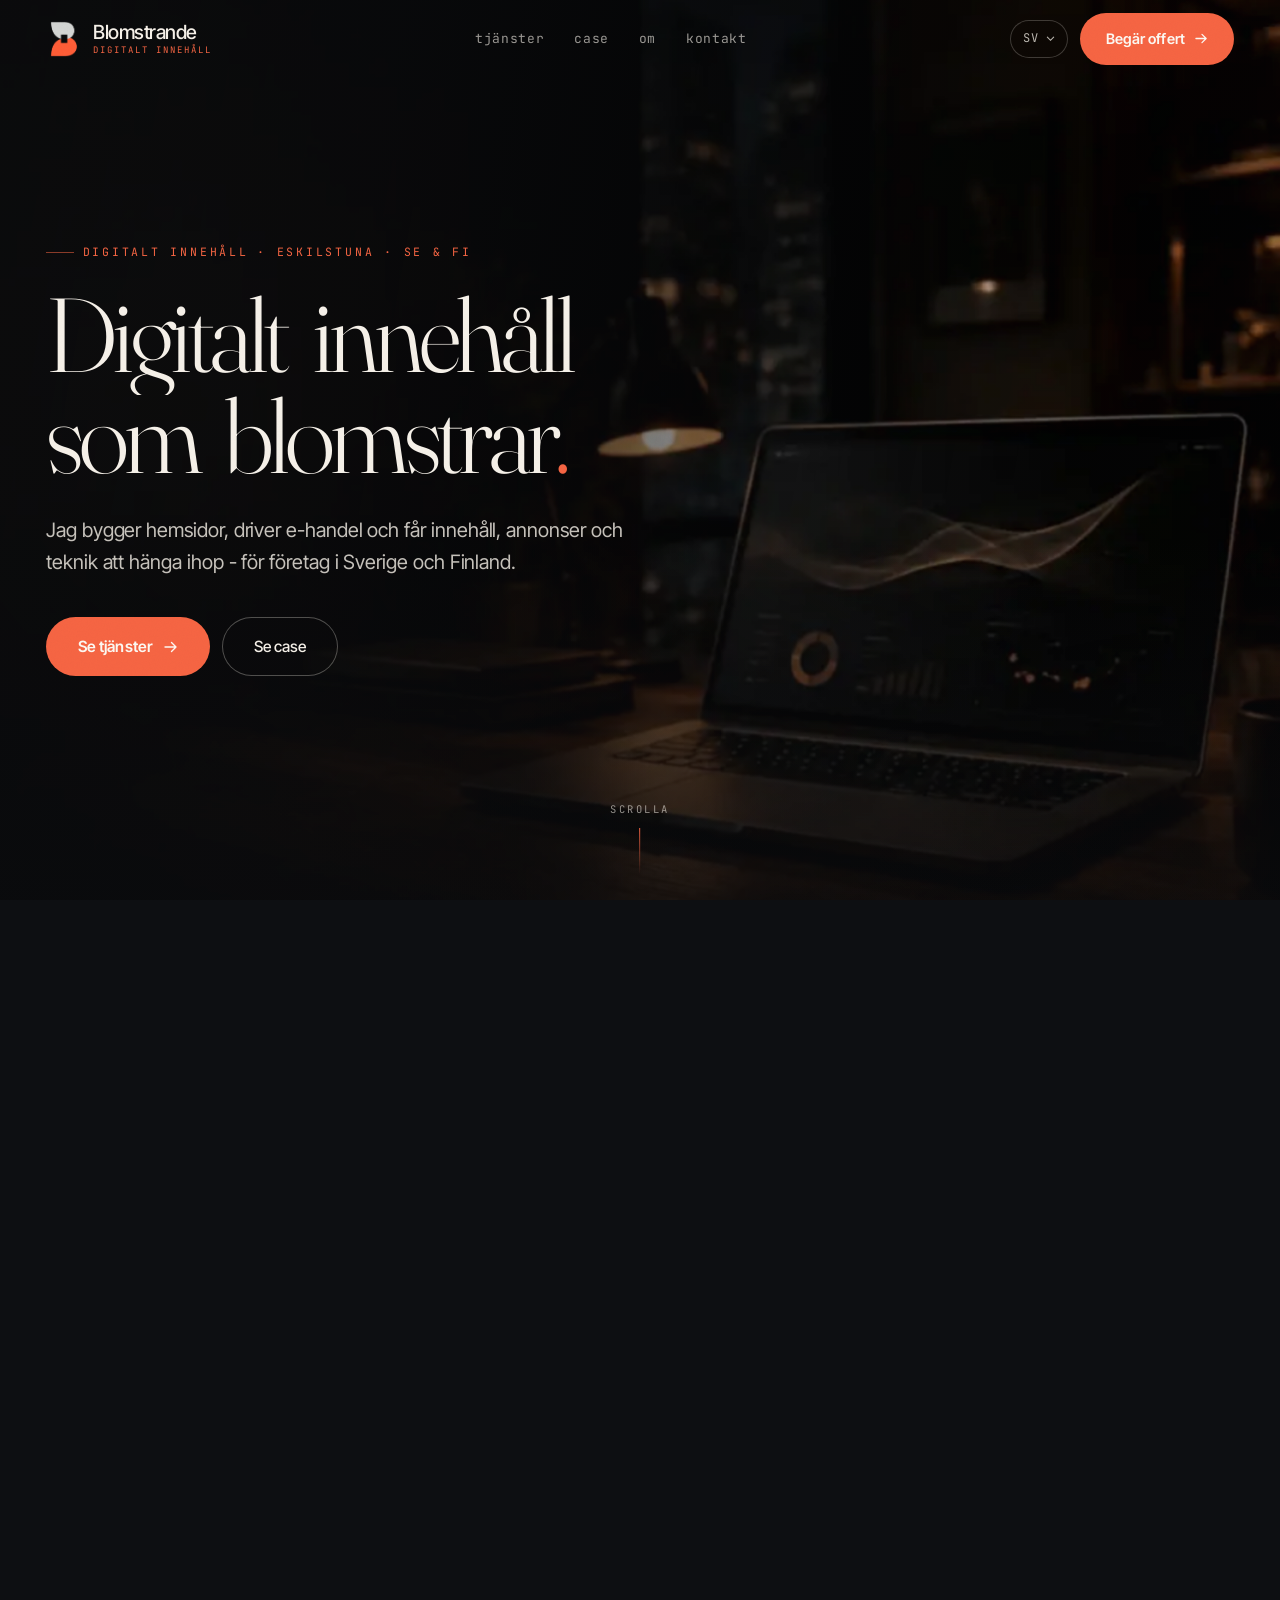
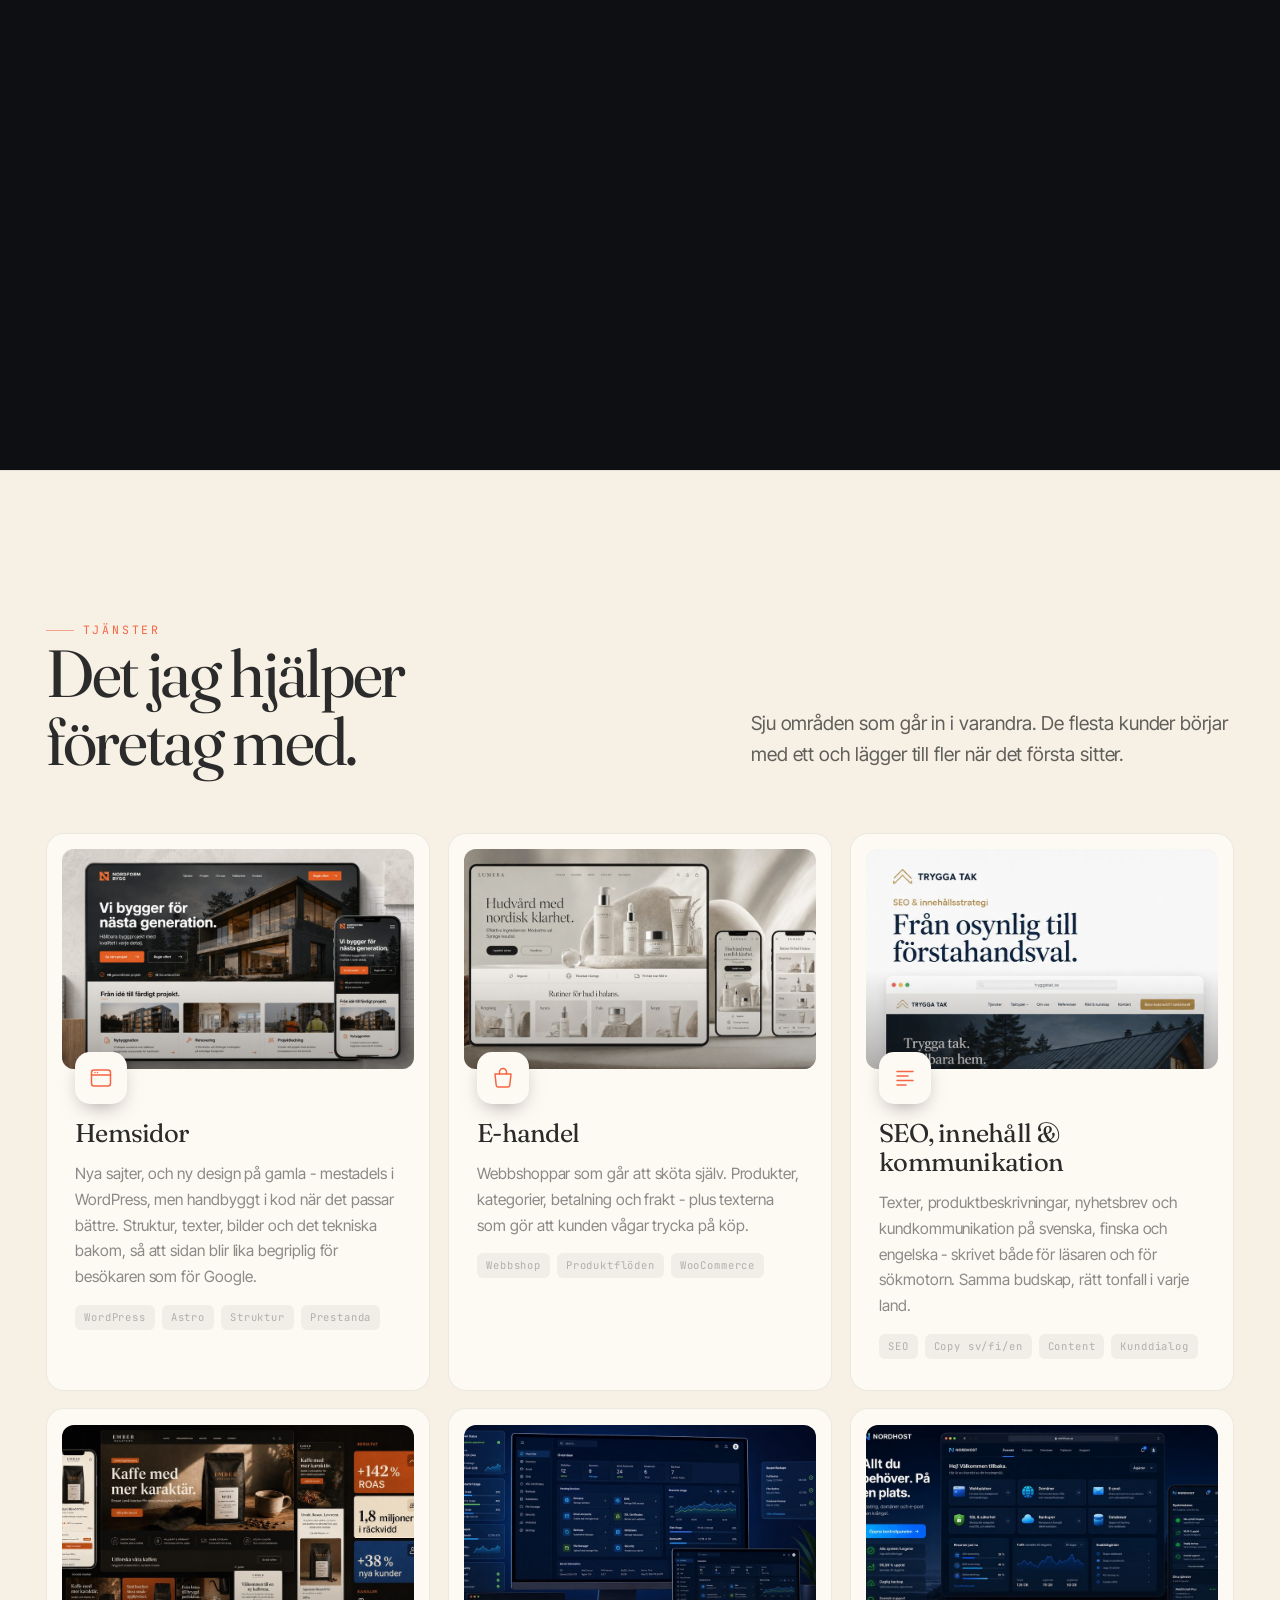
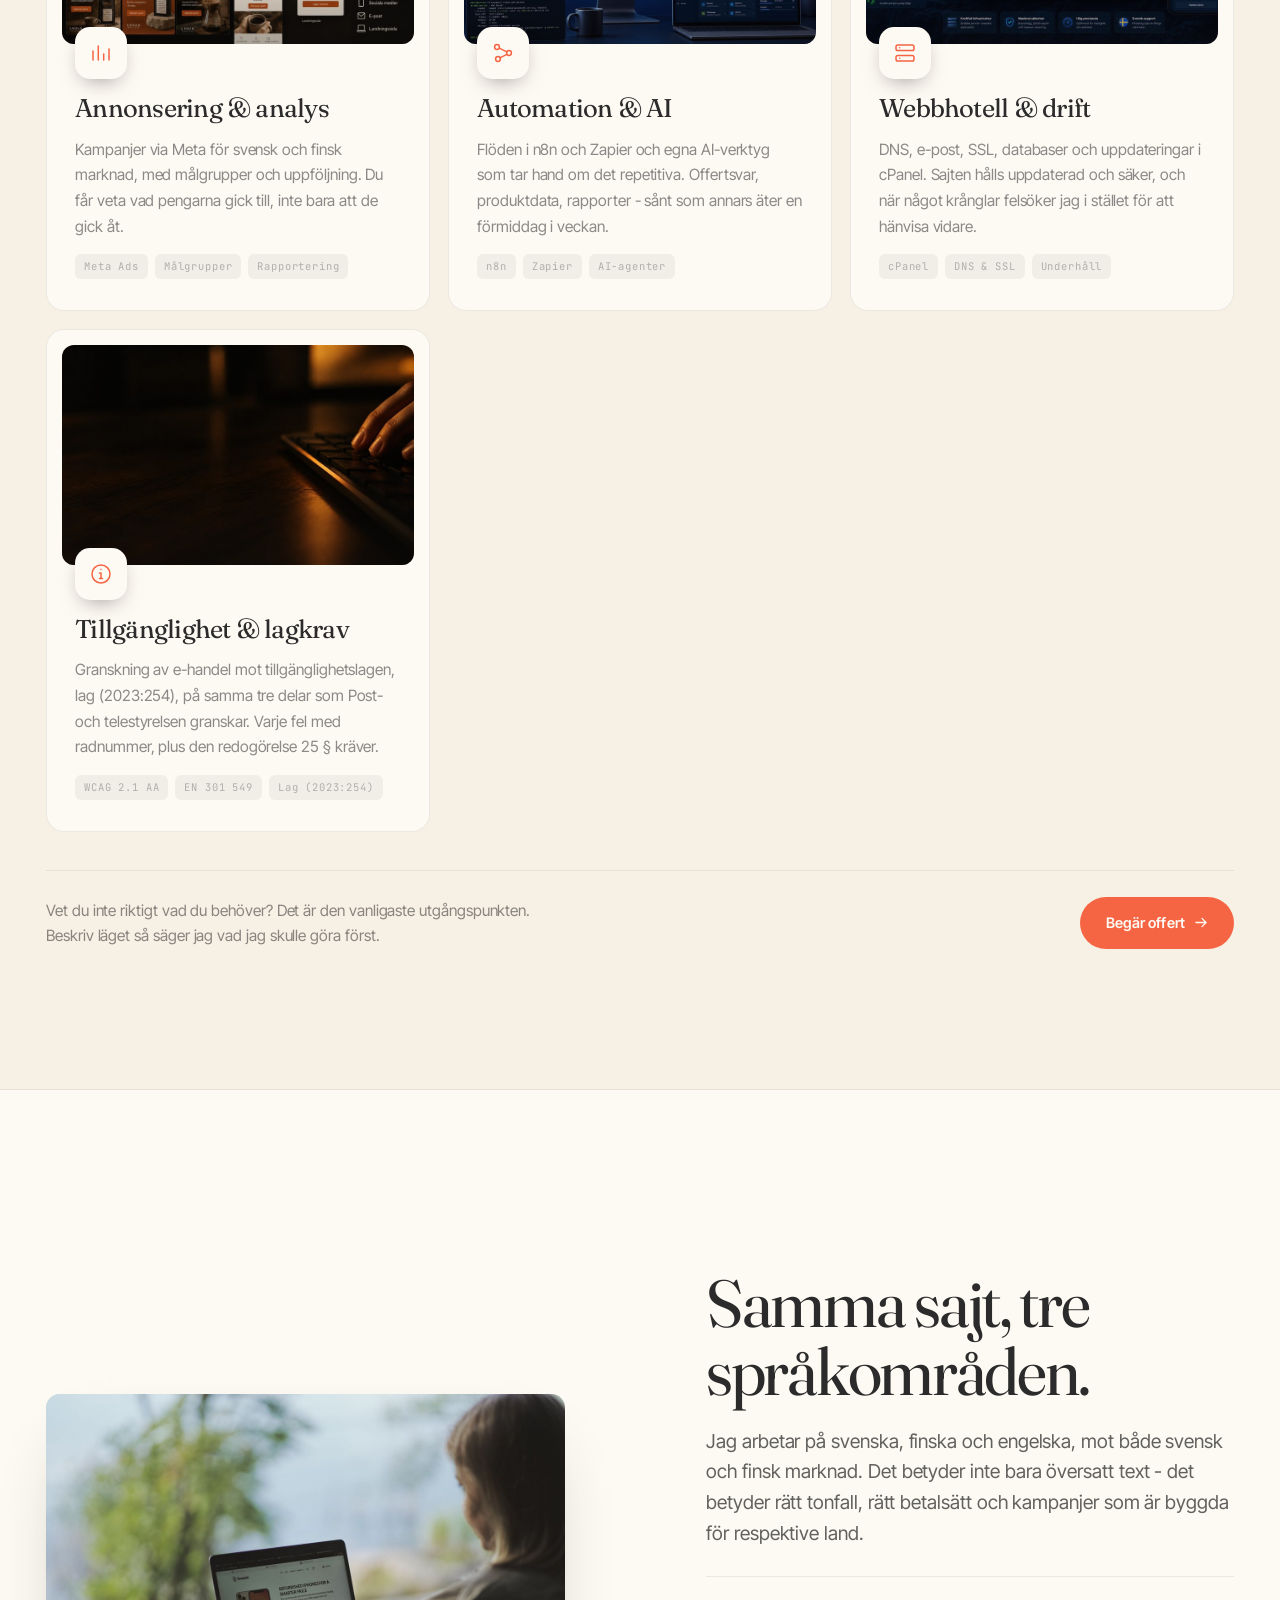
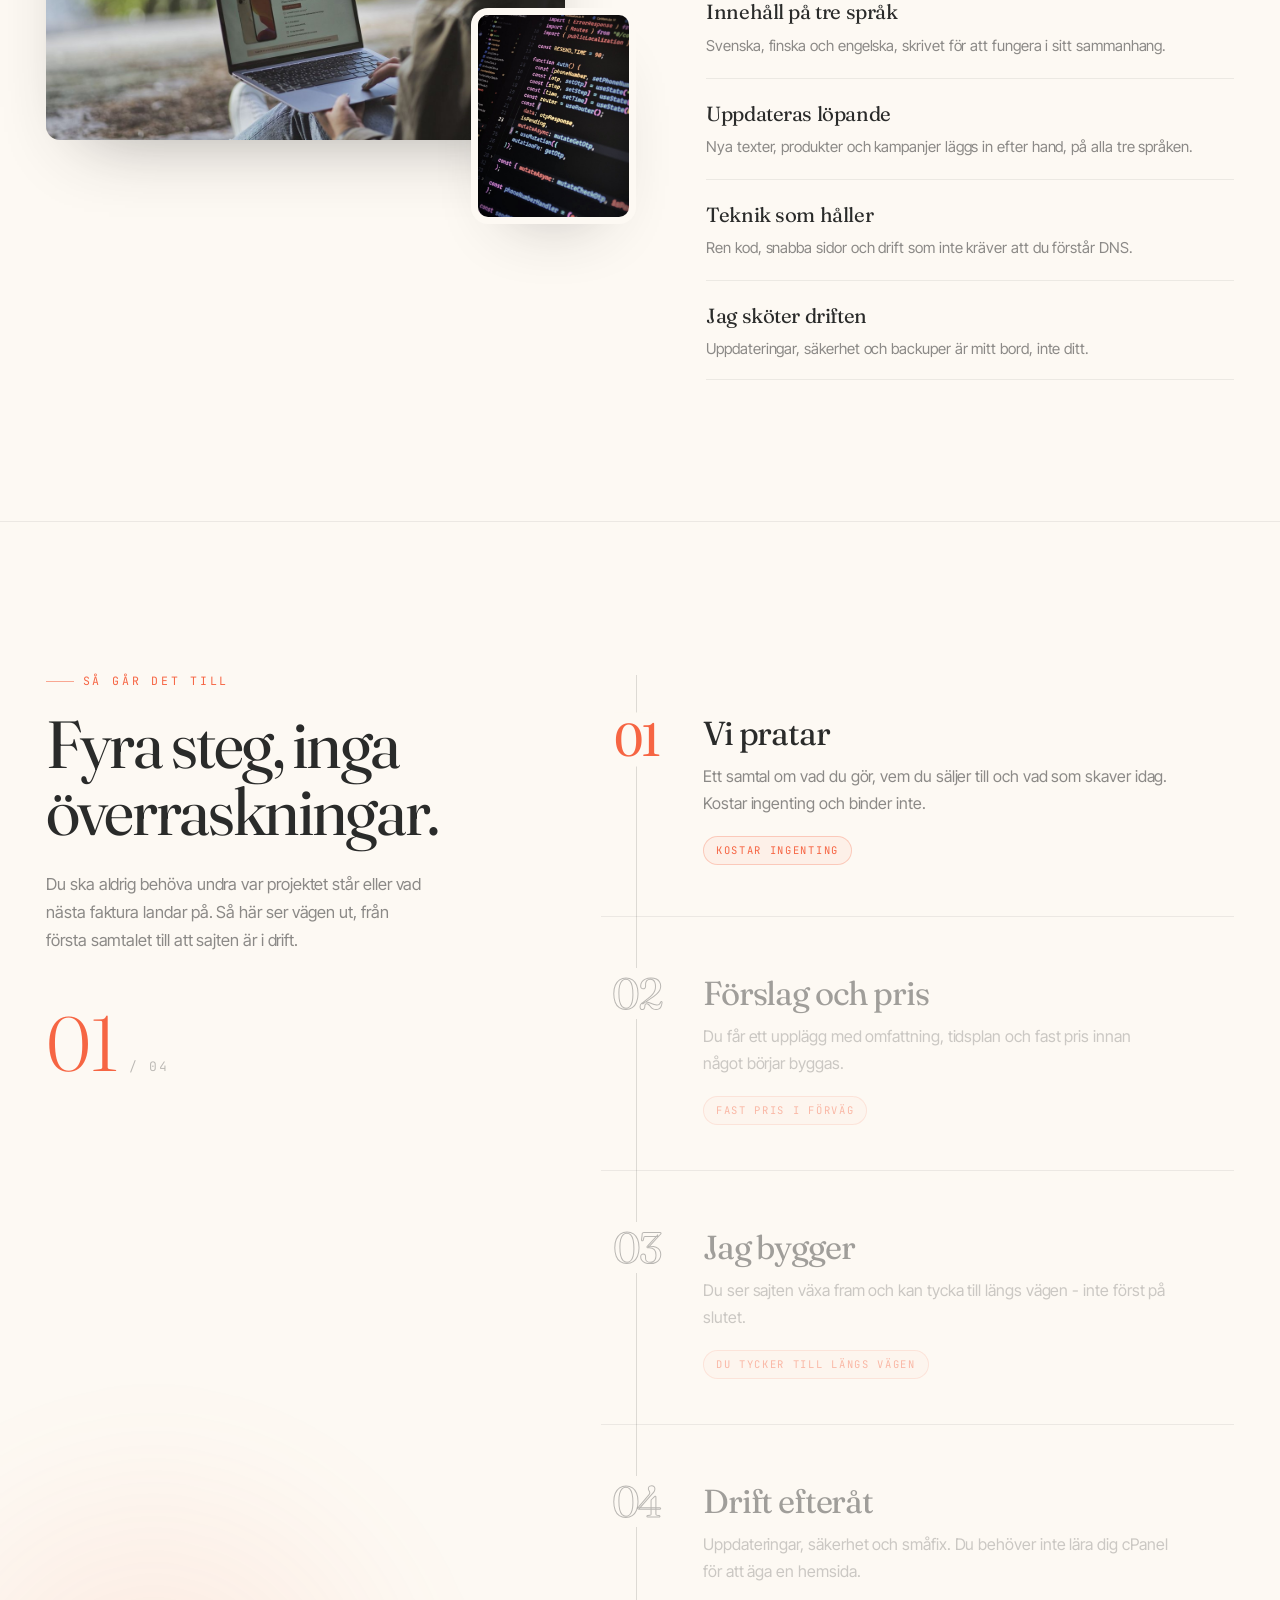
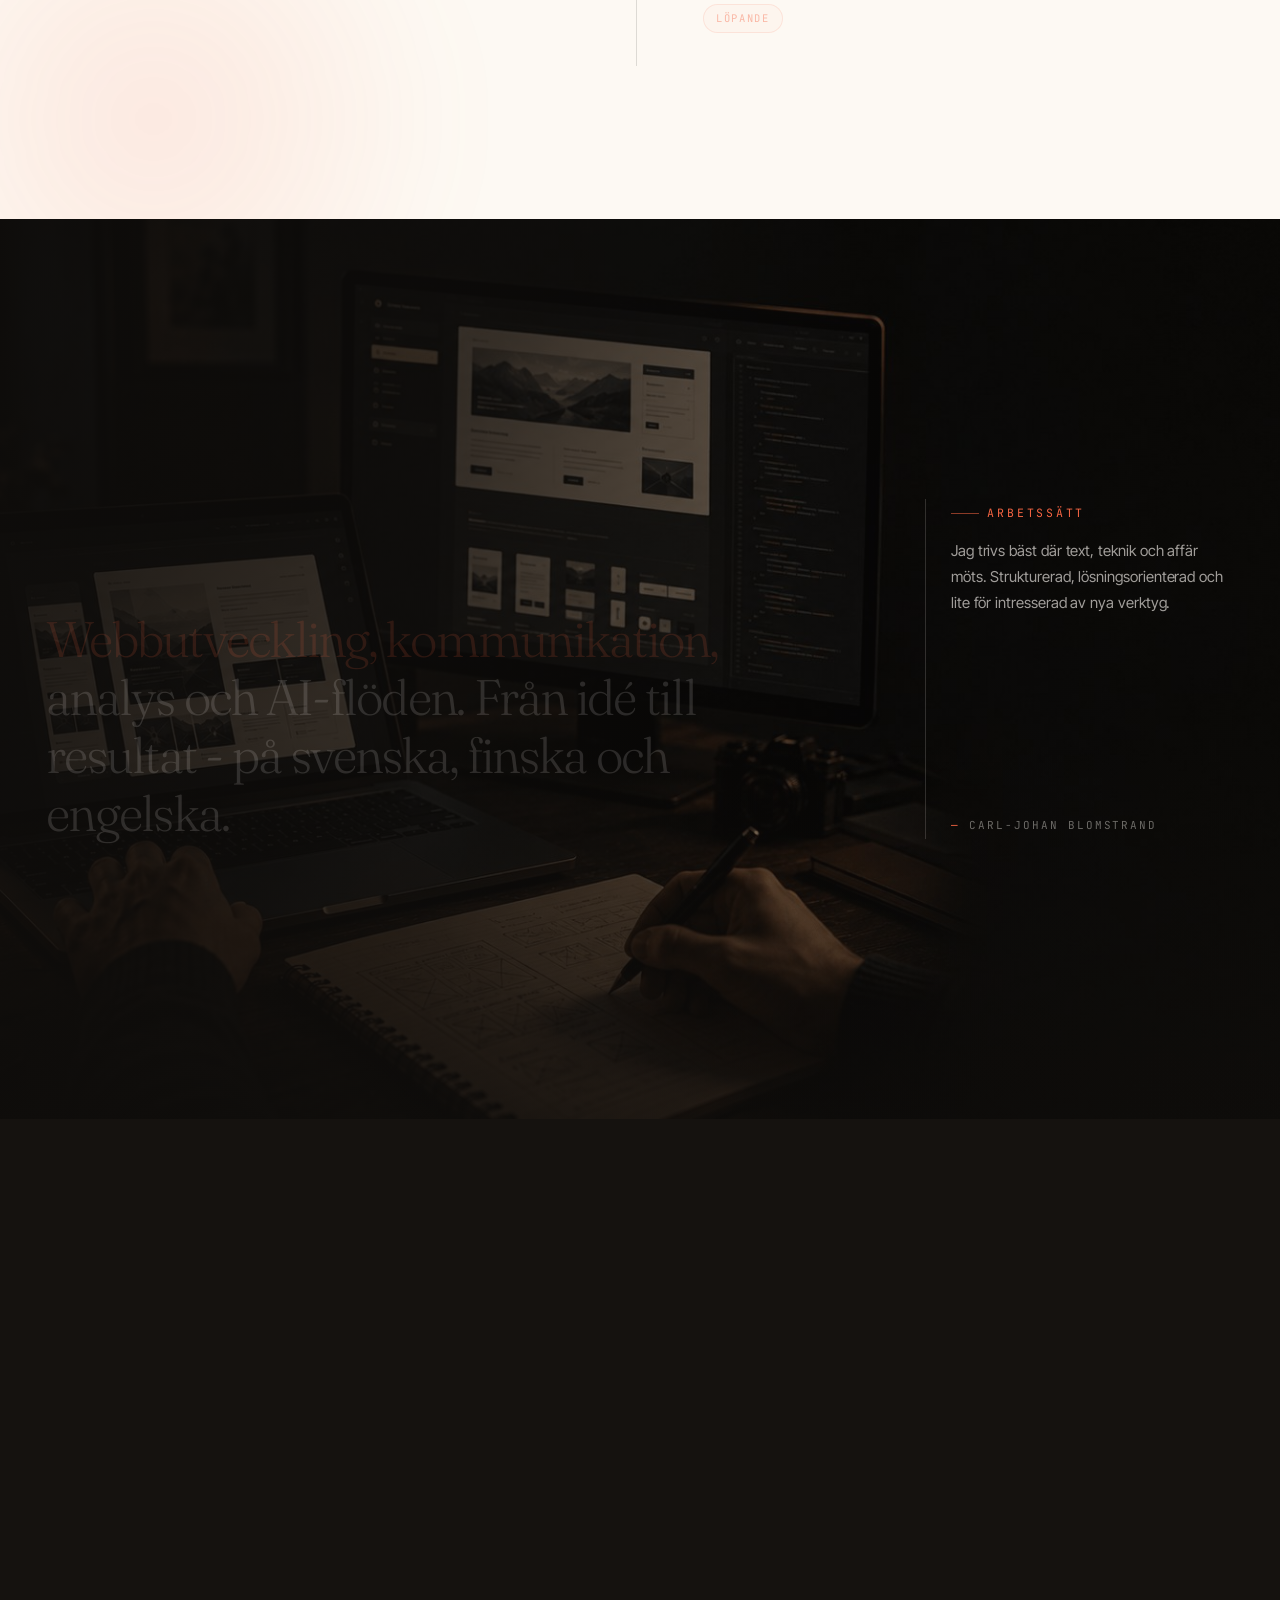
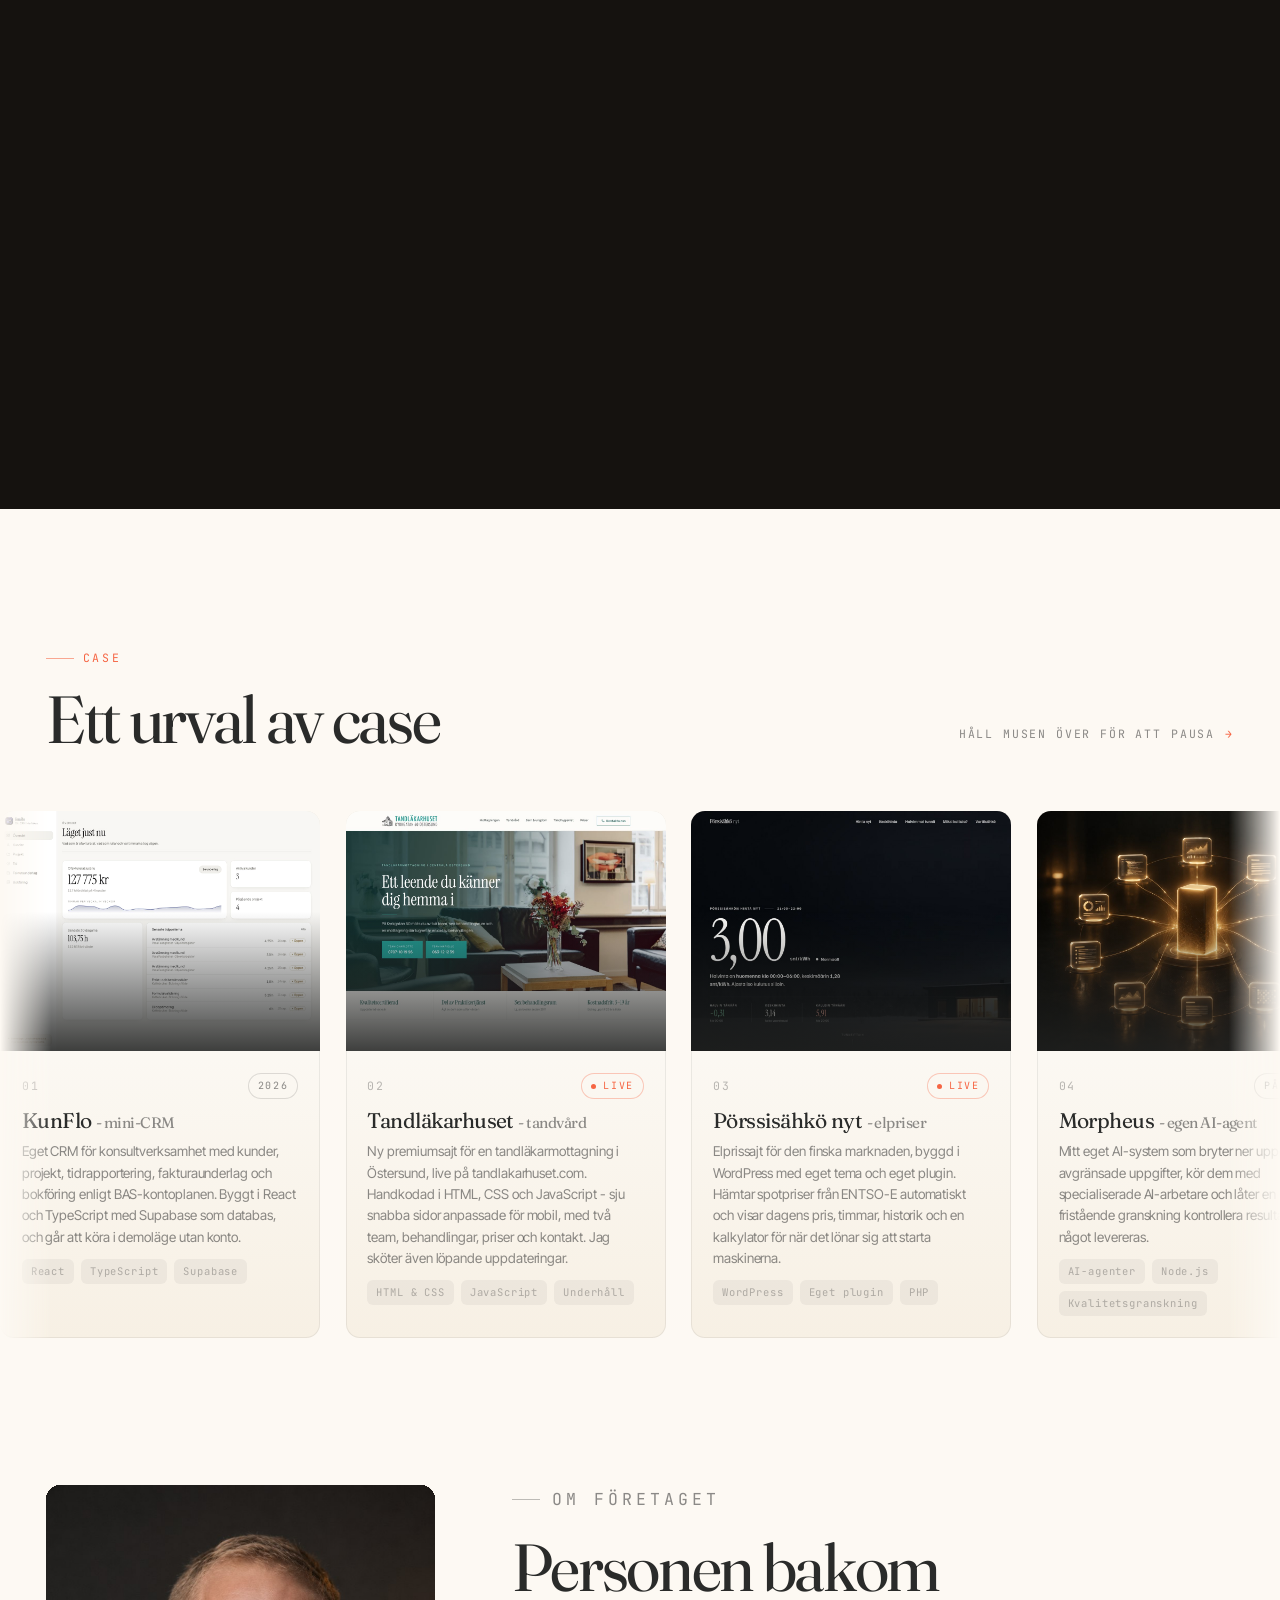
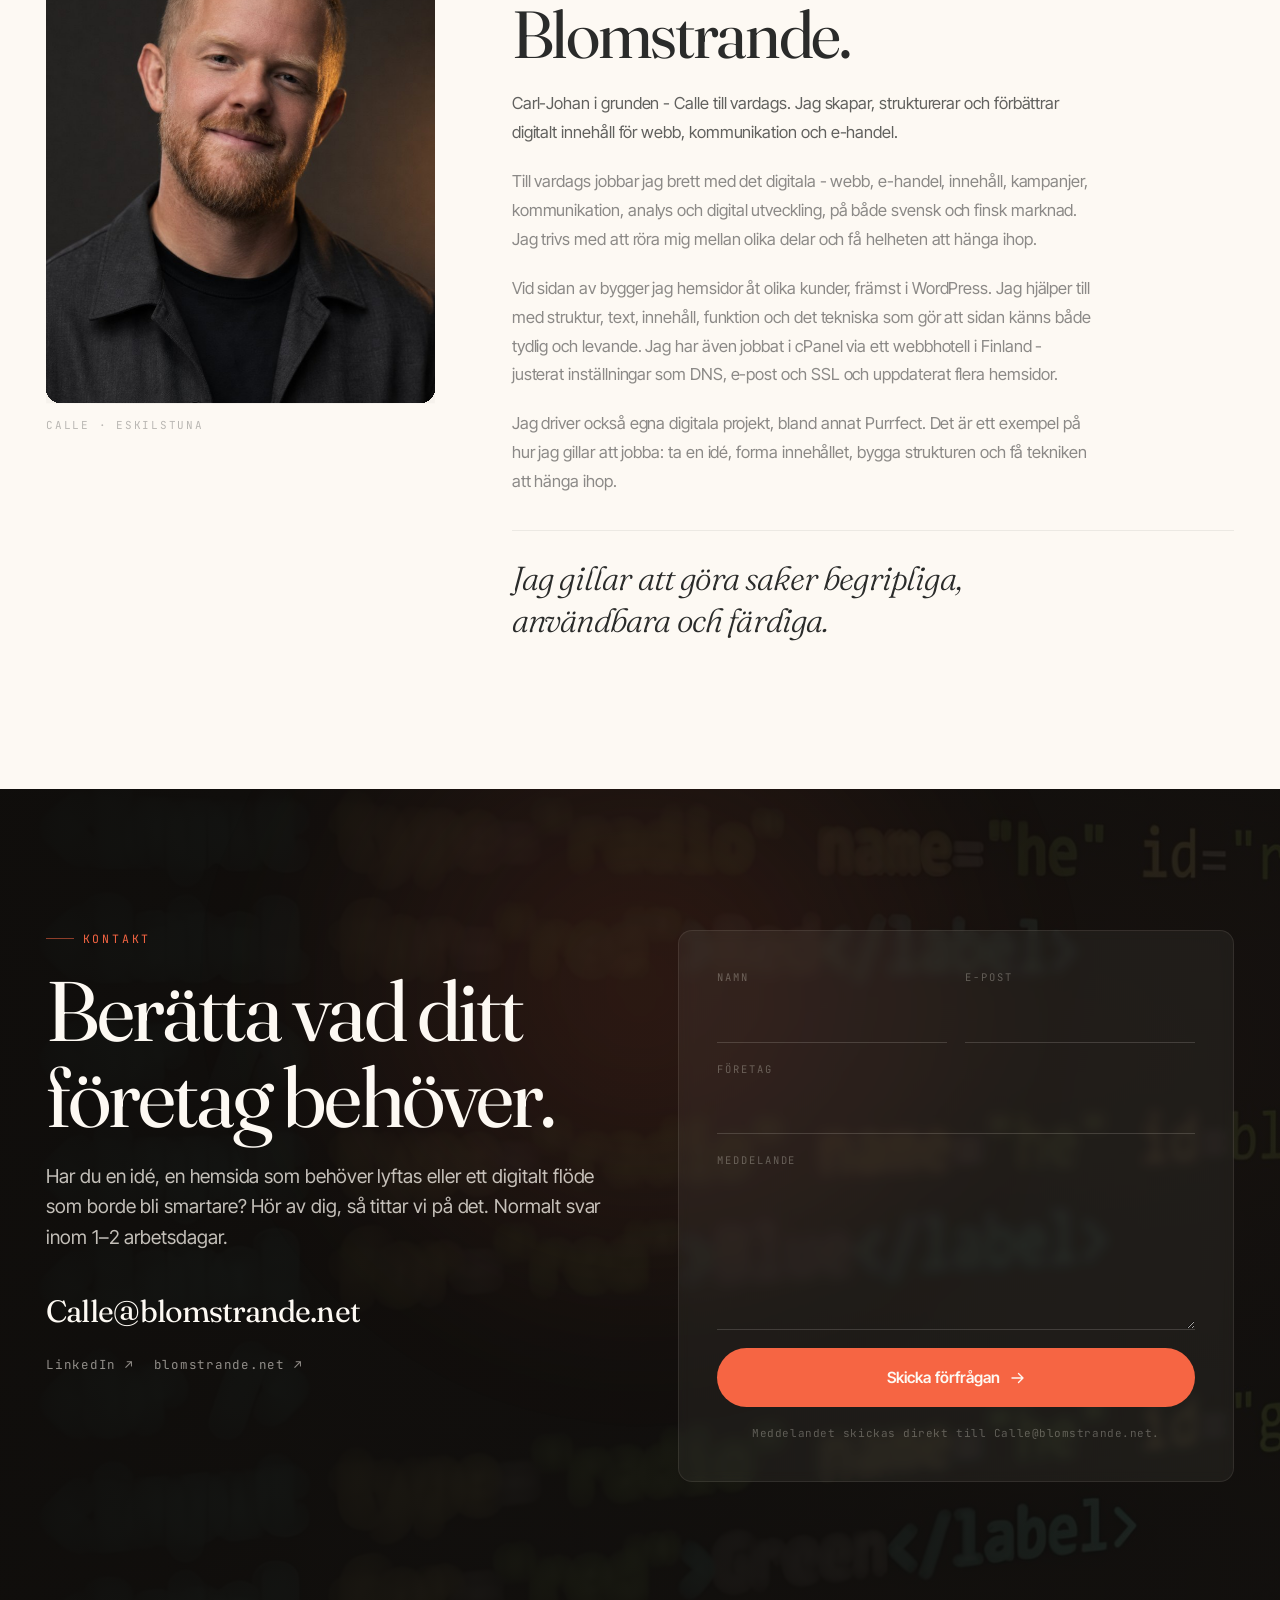
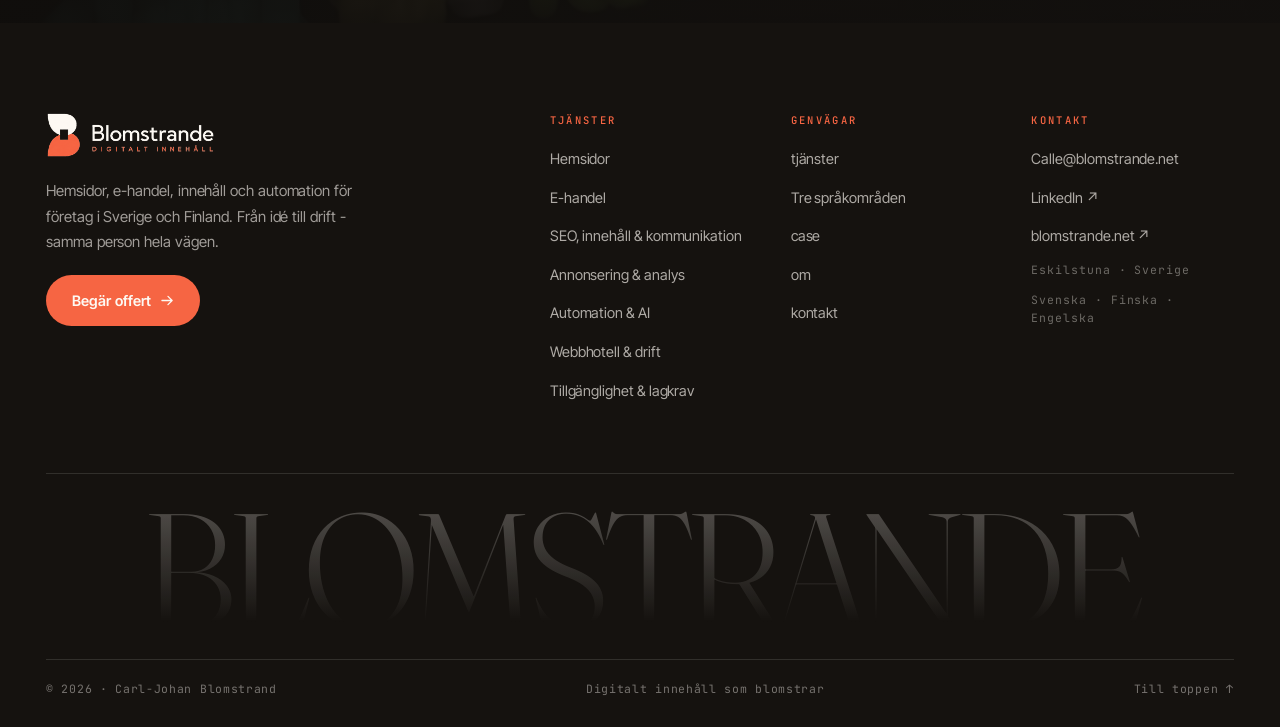
<file: index.html>
<!DOCTYPE html>
<html lang="sv">
<head>
<meta charset="utf-8">
<meta name="viewport" content="width=device-width, initial-scale=1, viewport-fit=cover">
<title>Blomstrande - Digitalt innehåll, webb &amp; e-handel i Eskilstuna</title>
<meta name="description" content="Blomstrande Digitalt Innehåll bygger hemsidor i WordPress, driver e-handel, sköter innehåll, annonsering och automation - för företag i Sverige och Finland.">
<meta name="theme-color" content="#FDF9F3">
<link rel="canonical" href="https://blomstrande.net/">

<meta property="og:type" content="website">
<meta property="og:title" content="Blomstrande - Digitalt innehåll som blomstrar">
<meta property="og:description" content="Hemsidor, e-handel, innehåll, annonsering och automation. Från idé till resultat - på svenska, finska och engelska.">
<meta property="og:url" content="https://blomstrande.net/">
<meta property="og:image" content="https://blomstrande.net/assets/og.jpg">
<meta property="og:image:width" content="1200">
<meta property="og:image:height" content="630">
<meta property="og:image:alt" content="Blomstrande - digitalt innehåll, webb och e-handel.">
<meta property="og:locale" content="sv_SE">
<meta property="og:locale:alternate" content="en_US">
<meta property="og:site_name" content="Blomstrande">
<meta name="twitter:card" content="summary_large_image">
<meta name="twitter:image" content="https://blomstrande.net/assets/og.jpg">

<link rel="icon" href="assets/logo-mark.png">
<link rel="preconnect" href="https://fonts.googleapis.com">
<link rel="preconnect" href="https://fonts.gstatic.com" crossorigin>
<link rel="stylesheet" href="https://fonts.googleapis.com/css2?family=Fraunces:ital,opsz,wght@0,9..144,300;0,9..144,400;0,9..144,500;1,9..144,300;1,9..144,400&family=Inter+Tight:wght@300;400;500;600&family=JetBrains+Mono:wght@400;500&display=swap">
<link rel="stylesheet" href="styles.css">

<script>
  /* Sätts före första målningen: CSS som döljer innehåll inför animationer
     får bara gälla när JavaScript faktiskt kör. Utan detta blir sidan tom
     om skriptet blockeras. */
  document.documentElement.className += ' js';
  if (matchMedia('(prefers-reduced-motion: reduce)').matches) {
    document.documentElement.className += ' reduce';
  }
  try {
    var l = localStorage.getItem('bl-lang');
    if (l === 'en' || l === 'sv') document.documentElement.lang = l;
  } catch (e) {}
</script>

<script type="application/ld+json">
{
  "@context": "https://schema.org",
  "@type": "ProfessionalService",
  "name": "Blomstrande Digitalt Innehåll",
  "description": "Hemsidor i WordPress, e-handel, innehåll och kommunikation, annonsering, automation och webbhotellsdrift.",
  "url": "https://blomstrande.net/",
  "email": "Calle@blomstrande.net",
  "image": "https://blomstrande.net/assets/logo.png",
  "address": { "@type": "PostalAddress", "addressLocality": "Eskilstuna", "addressCountry": "SE" },
  "areaServed": [{ "@type": "Country", "name": "Sverige" }, { "@type": "Country", "name": "Finland" }],
  "availableLanguage": ["sv", "fi", "en"],
  "founder": { "@type": "Person", "name": "Carl-Johan Blomstrand", "jobTitle": "Digital innehållsproducent" },
  "knowsAbout": ["WordPress", "E-handel", "Digital kommunikation", "Webbanalys", "Meta Ads", "AI-automation", "cPanel"]
}
</script>
</head>

<body>

<!-- ══ Laddning ═══════════════════════════════════════════════════════════ -->
<div class="loader" id="loader" aria-hidden="true">
  <div class="loader__inner">
    <img class="loader__logo" src="assets/logo-mark.png" alt="" width="200" height="191">
    <span class="loader__count" id="loaderCount">0</span>
  </div>
  <div class="loader__bar"><i id="loaderBar"></i></div>
</div>

<div class="grain" aria-hidden="true"></div>
<div class="progress" id="progress" aria-hidden="true"></div>

<a class="skip" href="#hero" data-i18n="skip">Hoppa till innehållet</a>

<!-- ══ Navigation ════════════════════════════════════════════════════════ -->
<header class="nav" id="nav">
  <div class="nav__in wrap">
    <a class="brand" href="#hero" aria-label="Blomstrande - Digitalt innehåll">
      <img class="brand__mark" src="assets/logo-mark.png" alt="" width="200" height="191" aria-hidden="true">
      <span class="brand__txt">
        <b>Blomstrande</b>
        <i data-i18n="brandSub">Digitalt innehåll</i>
      </span>
    </a>

    <nav class="nav__links" aria-label="Huvudmeny">
      <a href="#tjanster" data-nav-link><span data-i18n="navServices">tjänster</span></a>
      <a href="#case" data-nav-link><span data-i18n="navWork">case</span></a>
      <a href="#om" data-nav-link><span data-i18n="navAbout">om</span></a>
      <a href="#kontakt" data-nav-link><span data-i18n="navContact">kontakt</span></a>
    </nav>

    <div class="nav__side">
      <div class="lang" id="lang">
        <button class="lang__btn" type="button" aria-haspopup="true" aria-expanded="false" id="langBtn">
          <span id="langCur">SV</span>
          <svg viewBox="0 0 10 10" width="9" height="9" aria-hidden="true"><path d="M1.5 3.5 5 7l3.5-3.5" fill="none" stroke="currentColor" stroke-width="1.2" stroke-linecap="round"/></svg>
        </button>
        <div class="lang__menu" role="menu">
          <button type="button" data-lang="sv" role="menuitem"><b>SV</b> Svenska</button>
          <button type="button" data-lang="en" role="menuitem"><b>EN</b> English</button>
        </div>
      </div>

      <a class="btn btn--gold" href="#kontakt" data-magnetic>
        <span data-i18n="navCta">Begär offert</span>
        <svg class="btn__arw" viewBox="0 0 14 14" width="13" height="13" aria-hidden="true"><path d="M1 7h11M7.5 2.5 12 7l-4.5 4.5" fill="none" stroke="currentColor" stroke-width="1.35" stroke-linecap="round" stroke-linejoin="round"/></svg>
      </a>

      <button class="burger" id="burger" type="button" aria-label="Meny" aria-expanded="false"><span></span></button>
    </div>
  </div>
</header>

<div class="mobile" id="mobile">
  <nav class="mobile__nav">
    <a href="#tjanster"><em>01</em> <span data-i18n="navServices">tjänster</span></a>
    <a href="#case"><em>02</em> <span data-i18n="navWork">case</span></a>
    <a href="#om"><em>03</em> <span data-i18n="navAbout">om</span></a>
    <a href="#kontakt"><em>04</em> <span data-i18n="navContact">kontakt</span></a>
  </nav>
  <div class="mobile__foot">
    <a href="mailto:Calle@blomstrande.net">Calle@blomstrande.net</a>
    <span>Eskilstuna · SE</span>
  </div>
</div>

<main>

<!-- ══ Hero ══════════════════════════════════════════════════════════════ -->
<section class="hero" id="hero" data-spotlight>
  <div class="hero__track" id="heroTrack">
    <div class="hero__stage" id="heroStage">
    <div class="hero__media" aria-hidden="true" data-parallax>
      <img src="assets/hero.jpg"
           srcset="assets/hero-1200.jpg 1200w, assets/hero.jpg 1920w"
           sizes="100vw" alt="" width="1672" height="941" fetchpriority="high">
      <canvas class="hero__seq" id="heroSeq" aria-hidden="true"></canvas>
  </div>
    <div class="hero__scrim" aria-hidden="true"></div>

    <div class="wrap hero__in">
      <p class="eyebrow" data-reveal><span data-i18n="heroEyebrow">Digitalt innehåll</span> · Eskilstuna · SE &amp; FI</p>

      <h1 class="hero__h1">
        <span class="line"><span data-i18n="heroL1">Digitalt innehåll</span></span>
        <span class="line"><span data-i18n="heroL2">som blomstrar<em>.</em></span></span>
      </h1>

      <p class="hero__lead" data-reveal>
        <span data-i18n="heroLead">Jag bygger hemsidor, driver e-handel och får innehåll, annonser och teknik att hänga ihop - för företag i Sverige och Finland.</span>
      </p>

      <div class="hero__cta" data-reveal>
        <a class="btn btn--gold btn--lg" href="#tjanster" data-magnetic>
          <span data-i18n="heroCta1">Se tjänster</span>
          <svg class="btn__arw" viewBox="0 0 14 14" width="14" height="14" aria-hidden="true"><path d="M1 7h11M7.5 2.5 12 7l-4.5 4.5" fill="none" stroke="currentColor" stroke-width="1.35" stroke-linecap="round" stroke-linejoin="round"/></svg>
        </a>
        <a class="btn btn--ghost btn--lg" href="#case" data-magnetic><span data-i18n="heroCta2">Se case</span></a>
      </div>
    </div>

    <div class="hero__scroll" aria-hidden="true">
      <span data-i18n="scrollCue">scrolla</span>
      <i></i>
    </div>
    </div>
  </div>
</section>



<!-- ══ Tjänster ══════════════════════════════════════════════════════════ -->
<section class="services" id="tjanster">
  <div class="wrap">
    <div class="services__head">
      <div>
        <p class="eyebrow" data-reveal><span data-i18n="svcEyebrow">Tjänster</span></p>
        <h2 class="h2" data-reveal data-i18n="svcTitle">Det jag hjälper företag med.</h2>
      </div>
      <p class="lead" data-reveal data-i18n="svcLead">Sju områden som går in i varandra. De flesta kunder börjar med ett och lägger till fler när det första sitter.</p>
    </div>

    <div class="services__grid" data-reveal-group>

      <article class="svc" data-reveal>
        <figure class="svc__media"><img src="assets/svc-webb.jpg" alt="Webbplats byggd åt kund" loading="lazy" width="880" height="550"></figure>
        <span class="svc__icon" aria-hidden="true"><svg viewBox="0 0 24 24" width="24" height="24" fill="none" stroke="currentColor" stroke-width="1.5" stroke-linecap="round" stroke-linejoin="round"><rect x="2.5" y="4" width="19" height="16" rx="2.5"/><path d="M2.5 9h19M6 6.5h.01M8.5 6.5h.01"/></svg></span>
        <h3 data-i18n="v1t">Hemsidor</h3>
        <p data-i18n="v1b">Nya sajter, och ny design på gamla - mestadels i WordPress, men handbyggt i kod när det passar bättre. Struktur, texter, bilder och det tekniska bakom, så att sidan blir lika begriplig för besökaren som för Google.</p>
        <ul class="chips"><li>WordPress</li><li>Astro</li><li data-i18n="chipStruct">Struktur</li><li data-i18n="chipPerf">Prestanda</li></ul>
      <span class="svc__go" aria-hidden="true"><svg viewBox="0 0 14 14" width="13" height="13" fill="none"><path d="M1 7h11M7.5 2.5 12 7l-4.5 4.5" stroke="currentColor" stroke-width="1.4" stroke-linecap="round" stroke-linejoin="round"/></svg></span>
      
        <a class="svc__hit" href="tjanster/hemsidor/index.html" aria-label="Hemsidor - läs mer"><span class="visuellt-dold">Läs mer</span></a>
      </article>

      <article class="svc" data-reveal>
        <figure class="svc__media"><img src="assets/svc-ehandel.jpg" alt="Webbshop" loading="lazy" width="880" height="550"></figure>
        <span class="svc__icon" aria-hidden="true"><svg viewBox="0 0 24 24" width="24" height="24" fill="none" stroke="currentColor" stroke-width="1.5" stroke-linecap="round" stroke-linejoin="round"><path d="M4 8h16l-1.2 11.2a2 2 0 0 1-2 1.8H7.2a2 2 0 0 1-2-1.8L4 8Z"/><path d="M8.5 8V6a3.5 3.5 0 0 1 7 0v2"/></svg></span>
        <h3 data-i18n="v2t">E-handel</h3>
        <p data-i18n="v2b">Webbshoppar som går att sköta själv. Produkter, kategorier, betalning och frakt - plus texterna som gör att kunden vågar trycka på köp.</p>
        <ul class="chips"><li data-i18n="chipShop">Webbshop</li><li data-i18n="chipProducts">Produktflöden</li><li>WooCommerce</li></ul>
        <span class="svc__go" aria-hidden="true"><svg viewBox="0 0 14 14" width="13" height="13" fill="none"><path d="M1 7h11M7.5 2.5 12 7l-4.5 4.5" stroke="currentColor" stroke-width="1.4" stroke-linecap="round" stroke-linejoin="round"/></svg></span>
      
        <a class="svc__hit" href="tjanster/e-handel/index.html" aria-label="E-handel - läs mer"><span class="visuellt-dold">Läs mer</span></a>
      </article>

      <article class="svc" data-reveal>
        <figure class="svc__media"><img src="assets/svc-innehall.jpg" alt="Innehålls- och SEO-arbete" loading="lazy" width="880" height="550"></figure>
        <span class="svc__icon" aria-hidden="true"><svg viewBox="0 0 24 24" width="24" height="24" fill="none" stroke="currentColor" stroke-width="1.5" stroke-linecap="round" stroke-linejoin="round"><path d="M4 5.5h16M4 10h11M4 14.5h16M4 19h9"/></svg></span>
        <h3 data-i18n="v3t">SEO, innehåll &amp; kommunikation</h3>
        <p data-i18n="v3b">Texter, produktbeskrivningar, nyhetsbrev och kundkommunikation på svenska, finska och engelska - skrivet både för läsaren och för sökmotorn. Samma budskap, rätt tonfall i varje land.</p>
        <ul class="chips"><li>SEO</li><li>Copy sv/fi/en</li><li>Content</li><li data-i18n="chipCustomer">Kunddialog</li></ul>
      <span class="svc__go" aria-hidden="true"><svg viewBox="0 0 14 14" width="13" height="13" fill="none"><path d="M1 7h11M7.5 2.5 12 7l-4.5 4.5" stroke="currentColor" stroke-width="1.4" stroke-linecap="round" stroke-linejoin="round"/></svg></span>
      
        <a class="svc__hit" href="tjanster/seo-innehall/index.html" aria-label="SEO, innehåll & kommunikation - läs mer"><span class="visuellt-dold">Läs mer</span></a>
      </article>

      <article class="svc" data-reveal>
        <figure class="svc__media"><img src="assets/svc-analys.jpg" alt="Kampanj för Ember Roasters - annonser, e-post och resultat" loading="lazy" width="880" height="550"></figure>
        <span class="svc__icon" aria-hidden="true"><svg viewBox="0 0 24 24" width="24" height="24" fill="none" stroke="currentColor" stroke-width="1.5" stroke-linecap="round" stroke-linejoin="round"><path d="M4 19V10M9.3 19V5M14.7 19v-6M20 19V8"/></svg></span>
        <h3 data-i18n="v4t">Annonsering &amp; analys</h3>
        <p data-i18n="v4b">Kampanjer via Meta för svensk och finsk marknad, med målgrupper och uppföljning. Du får veta vad pengarna gick till, inte bara att de gick åt.</p>
        <ul class="chips"><li>Meta Ads</li><li data-i18n="chipAudience">Målgrupper</li><li data-i18n="chipReporting">Rapportering</li></ul>
      <span class="svc__go" aria-hidden="true"><svg viewBox="0 0 14 14" width="13" height="13" fill="none"><path d="M1 7h11M7.5 2.5 12 7l-4.5 4.5" stroke="currentColor" stroke-width="1.4" stroke-linecap="round" stroke-linejoin="round"/></svg></span>
      
        <a class="svc__hit" href="tjanster/annonsering-analys/index.html" aria-label="Annonsering & analys - läs mer"><span class="visuellt-dold">Läs mer</span></a>
      </article>

      <article class="svc" data-reveal>
        <figure class="svc__media"><img src="assets/svc-automation.jpg" alt="Automationsflöden och serverövervakning" loading="lazy" width="880" height="550"></figure>
        <span class="svc__icon" aria-hidden="true"><svg viewBox="0 0 24 24" width="24" height="24" fill="none" stroke="currentColor" stroke-width="1.5" stroke-linecap="round" stroke-linejoin="round"><circle cx="6" cy="6" r="2.4"/><circle cx="18" cy="12" r="2.4"/><circle cx="7" cy="18" r="2.4"/><path d="M8.2 7.1l7.6 3.7M15.9 13.4l-7 3.5"/></svg></span>
        <h3 data-i18n="v5t">Automation &amp; AI</h3>
        <p data-i18n="v5b">Flöden i n8n och Zapier och egna AI-verktyg som tar hand om det repetitiva. Offertsvar, produktdata, rapporter - sånt som annars äter en förmiddag i veckan.</p>
        <ul class="chips"><li>n8n</li><li>Zapier</li><li data-i18n="chipAgents">AI-agenter</li></ul>
      <span class="svc__go" aria-hidden="true"><svg viewBox="0 0 14 14" width="13" height="13" fill="none"><path d="M1 7h11M7.5 2.5 12 7l-4.5 4.5" stroke="currentColor" stroke-width="1.4" stroke-linecap="round" stroke-linejoin="round"/></svg></span>
      
        <a class="svc__hit" href="tjanster/automation-ai/index.html" aria-label="Automation & AI - läs mer"><span class="visuellt-dold">Läs mer</span></a>
      </article>

      <article class="svc" data-reveal>
        <figure class="svc__media"><img src="assets/svc-drift.jpg" alt="Kontrollpanel för webbhotell" loading="lazy" width="880" height="550"></figure>
        <span class="svc__icon" aria-hidden="true"><svg viewBox="0 0 24 24" width="24" height="24" fill="none" stroke="currentColor" stroke-width="1.5" stroke-linecap="round" stroke-linejoin="round"><rect x="3" y="4" width="18" height="5.5" rx="1.8"/><rect x="3" y="14.5" width="18" height="5.5" rx="1.8"/><path d="M6.7 6.75h.01M6.7 17.25h.01"/></svg></span>
        <h3 data-i18n="v6t">Webbhotell &amp; drift</h3>
        <p data-i18n="v6b">DNS, e-post, SSL, databaser och uppdateringar i cPanel. Sajten hålls uppdaterad och säker, och när något krånglar felsöker jag i stället för att hänvisa vidare.</p>
        <ul class="chips"><li>cPanel</li><li>DNS &amp; SSL</li><li data-i18n="chipMaint">Underhåll</li></ul>
      <span class="svc__go" aria-hidden="true"><svg viewBox="0 0 14 14" width="13" height="13" fill="none"><path d="M1 7h11M7.5 2.5 12 7l-4.5 4.5" stroke="currentColor" stroke-width="1.4" stroke-linecap="round" stroke-linejoin="round"/></svg></span>
      
        <a class="svc__hit" href="tjanster/webbhotell-drift/index.html" aria-label="Webbhotell & drift - läs mer"><span class="visuellt-dold">Läs mer</span></a>
      </article>

      <article class="svc" data-reveal>
        <figure class="svc__media"><img src="assets/svc-tillganglighet.jpg" alt="Tangentbord i svagt ljus" loading="lazy" width="880" height="550"></figure>
        <span class="svc__icon" aria-hidden="true"><svg viewBox="0 0 24 24" width="24" height="24" fill="none" stroke="currentColor" stroke-width="1.5" stroke-linecap="round" stroke-linejoin="round"><circle cx="12" cy="12" r="9"/><path d="M12 7.5v.01M10.5 11h1.5v5.5M10.5 16.5h3"/></svg></span>
        <h3 data-i18n="v7t">Tillgänglighet &amp; lagkrav</h3>
        <p data-i18n="v7b">Granskning av e-handel mot tillgänglighetslagen, lag (2023:254), på samma tre delar som Post- och telestyrelsen granskar. Varje fel med radnummer, plus den redogörelse 25 § kräver.</p>
        <ul class="chips"><li>WCAG 2.1 AA</li><li>EN 301 549</li><li>Lag (2023:254)</li></ul>
      <span class="svc__go" aria-hidden="true"><svg viewBox="0 0 14 14" width="13" height="13" fill="none"><path d="M1 7h11M7.5 2.5 12 7l-4.5 4.5" stroke="currentColor" stroke-width="1.4" stroke-linecap="round" stroke-linejoin="round"/></svg></span>

        <a class="svc__hit" href="tjanster/tillganglighet/index.html" aria-label="Tillgänglighet och lagkrav - läs mer"><span class="visuellt-dold">Läs mer</span></a>
      </article>

    </div>

    <div class="services__foot" data-reveal>
      <p data-i18n="svcFoot">Vet du inte riktigt vad du behöver? Det är den vanligaste utgångspunkten. Beskriv läget så säger jag vad jag skulle göra först.</p>
      <a class="btn btn--gold" href="#kontakt" data-magnetic>
        <span data-i18n="svcCta">Begär offert</span>
        <svg class="btn__arw" viewBox="0 0 14 14" width="13" height="13" aria-hidden="true"><path d="M1 7h11M7.5 2.5 12 7l-4.5 4.5" fill="none" stroke="currentColor" stroke-width="1.35" stroke-linecap="round" stroke-linejoin="round"/></svg>
      </a>
    </div>
  </div>
</section>


<!-- ══ Marknader: bild + text ════════════════════════════════════════════ -->
<section class="split" id="marknader">
  <div class="wrap split__grid">
    <div class="split__media" data-reveal>
      <figure class="split__main" data-parallax>
        <img src="assets/split-ehandel.jpg" alt="Kund som handlar i en webbshop" loading="lazy" width="1400" height="934">
      </figure>
      <figure class="split__inset" data-reveal>
        <img src="assets/split-kod.jpg" alt="Kod i en editor" loading="lazy" width="900" height="1313">
      </figure>
    </div>

    <div class="split__copy" data-reveal-group>
      <p class="eyebrow" data-reveal><span data-i18n="splitEyebrow">Tre språkområden</span></p>
      <h2 class="h2" data-reveal data-i18n="splitTitle">Samma sajt, tre språkområden.</h2>
      <p class="lead" data-reveal data-i18n="splitLead">Jag arbetar på svenska, finska och engelska, mot både svensk och finsk marknad. Det betyder inte bara översatt text - det betyder rätt tonfall, rätt betalsätt och kampanjer som är byggda för respektive land.</p>
      <ul class="split__list" data-reveal>
        <li><b data-i18n="sp1t">Innehåll på tre språk</b><span data-i18n="sp1b">Svenska, finska och engelska, skrivet för att fungera i sitt sammanhang.</span></li>
        <li><b data-i18n="sp2t">Uppdateras löpande</b><span data-i18n="sp2b">Nya texter, produkter och kampanjer läggs in efter hand, på alla tre språken.</span></li>
        <li><b data-i18n="sp3t">Teknik som håller</b><span data-i18n="sp3b">Ren kod, snabba sidor och drift som inte kräver att du förstår DNS.</span></li>
        <li><b data-i18n="sp4t">Jag sköter driften</b><span data-i18n="sp4b">Uppdateringar, säkerhet och backuper är mitt bord, inte ditt.</span></li>
      </ul>
    </div>
  </div>
</section>

<!-- ══ Så går det till ═══════════════════════════════════════════════════ -->
<section class="process" id="process">
  <div class="process__glow" aria-hidden="true"></div>
  <div class="wrap process__grid">

    <div class="process__aside">
      <div class="process__pin">
        <p class="eyebrow" data-reveal><span data-i18n="procEyebrow">Så går det till</span></p>
        <h2 class="h2" data-reveal data-i18n="procTitle">Fyra steg, inga överraskningar.</h2>
        <p class="process__lead" data-reveal data-i18n="procLead">Du ska aldrig behöva undra var projektet står eller vad nästa faktura landar på. Så här ser vägen ut, från första samtalet till att sajten är i drift.</p>
        <div class="process__counter" aria-hidden="true">
          <span id="procCount">01</span><i>/ 04</i>
        </div>
      </div>
    </div>

    <ol class="psteps">
      <li class="pstep" data-step>
        <span class="pstep__num" aria-hidden="true">01</span>
        <div class="pstep__body">
          <h3 data-i18n="p1t">Vi pratar</h3>
          <p data-i18n="p1b">Ett samtal om vad du gör, vem du säljer till och vad som skaver idag. Kostar ingenting och binder inte.</p>
          <span class="pstep__meta" data-i18n="p1m">Kostar ingenting</span>
        </div>
      </li>
      <li class="pstep" data-step>
        <span class="pstep__num" aria-hidden="true">02</span>
        <div class="pstep__body">
          <h3 data-i18n="p2t">Förslag och pris</h3>
          <p data-i18n="p2b">Du får ett upplägg med omfattning, tidsplan och fast pris innan något börjar byggas.</p>
          <span class="pstep__meta" data-i18n="p2m">Fast pris i förväg</span>
        </div>
      </li>
      <li class="pstep" data-step>
        <span class="pstep__num" aria-hidden="true">03</span>
        <div class="pstep__body">
          <h3 data-i18n="p3t">Jag bygger</h3>
          <p data-i18n="p3b">Du ser sajten växa fram och kan tycka till längs vägen - inte först på slutet.</p>
          <span class="pstep__meta" data-i18n="p3m">Du tycker till längs vägen</span>
        </div>
      </li>
      <li class="pstep" data-step>
        <span class="pstep__num" aria-hidden="true">04</span>
        <div class="pstep__body">
          <h3 data-i18n="p4t">Drift efteråt</h3>
          <p data-i18n="p4b">Uppdateringar, säkerhet och småfix. Du behöver inte lära dig cPanel för att äga en hemsida.</p>
          <span class="pstep__meta" data-i18n="p4m">Löpande</span>
        </div>
      </li>
    </ol>

  </div>
</section>

<!-- ══ Manifest (scroll-scrub) ═══════════════════════════════════════════ -->
<section class="manifest">
  <div class="manifest__bg" aria-hidden="true">
    <div class="manifest__bgPin">
      <img src="assets/band-skiss.jpg" alt="" loading="lazy" width="1672" height="941">
    </div>
  </div>
  <div class="manifest__track" data-scrub-track>
    <div class="manifest__sticky">
      <div class="wrap manifest__grid">
        <p class="scrub" data-scrub-text data-i18n="manifest">Webbutveckling, kommunikation, analys och AI-flöden. Från idé till resultat - på svenska, finska och engelska.</p>
        <aside class="mpanel">
          <p class="eyebrow eyebrow--light"><span data-i18n="mpEyebrow">Arbetssätt</span></p>
          <p class="mpanel__lead" data-i18n="manifestMeta">Jag trivs bäst där text, teknik och affär möts. Strukturerad, lösningsorienterad och lite för intresserad av nya verktyg.</p>
          <ul class="mpanel__list">
            <li data-scrub-item><b data-i18n="mp1">Ett samtal innan något byggs</b></li>
            <li data-scrub-item><b data-i18n="mp2">Fast pris, inga överraskningar</b></li>
            <li data-scrub-item><b data-i18n="mp3">Samma person hela vägen</b></li>
          </ul>
          <p class="mpanel__sign"><span data-i18n="mpSign">Carl-Johan Blomstrand</span></p>
        </aside>
      </div>
    </div>
  </div>
</section>

<!-- ══ Projekt: horisontellt galleri ═════════════════════════════════════ -->
<section class="work" id="case">
  <div class="wrap work__head">
    <p class="eyebrow" data-reveal><span data-i18n="workEyebrow">Case</span></p>
    <h2 class="h2" data-reveal data-i18n="workTitle">Ett urval av case</h2>
    <p class="work__hint" data-reveal><span data-i18n="workHint">Håll musen över för att pausa</span> <i>→</i></p>
  </div>

  <div class="work__marquee" data-marquee>
    <div class="work__rail" id="workRail">
        <article class="case" data-tilt>
          <div class="case__link">
            <div class="case__media"><img src="assets/kunflo-case.jpg" alt="KunFlo - CRM för konsultverksamhet" loading="lazy" width="1200" height="900"></div>
            <div class="case__body">
              <div class="case__top"><em class="case__no">01</em><span class="tag">2026</span></div>
              <h3>KunFlo <i>- <span data-i18n="c13sub">mini-CRM</span></i></h3>
              <p data-i18n="c13">Eget CRM för konsultverksamhet med kunder, projekt, tidrapportering, fakturaunderlag och bokföring enligt BAS-kontoplanen. Byggt i React och TypeScript med Supabase som databas, och går att köra i demoläge utan konto.</p>
              <ul class="chips"><li>React</li><li>TypeScript</li><li>Supabase</li></ul>
            </div>
          </div>
        </article>

        <article class="case" data-tilt>
          <a class="case__link" href="https://tandlakarhuset.com/" target="_blank" rel="noopener">
            <div class="case__media"><img src="assets/tandlakarhuset-case.jpg" alt="Tandläkarhuset Östersund - tandläkarmottagning" loading="lazy" width="1200" height="900"></div>
            <div class="case__body">
              <div class="case__top"><em class="case__no">02</em><span class="tag tag--live" data-i18n="badgeLive">live</span></div>
              <h3>Tandläkarhuset <i>- <span data-i18n="c10sub">tandvård</span></i></h3>
              <p data-i18n="c10">Ny premiumsajt för en tandläkarmottagning i Östersund, live på tandlakarhuset.com. Handkodad i HTML, CSS och JavaScript - sju snabba sidor anpassade för mobil, med två team, behandlingar, priser och kontakt. Jag sköter även löpande uppdateringar.</p>
              <ul class="chips"><li>HTML &amp; CSS</li><li>JavaScript</li><li data-i18n="chipMaint">Underhåll</li></ul>
            </div>
          </a>
        </article>

        <article class="case" data-tilt>
          <a class="case__link" href="https://xn--prssishknyt-q8a2ui.fi/" target="_blank" rel="noopener">
            <div class="case__media"><img src="assets/elsidan-case.jpg" alt="Pörssisähkö nyt - elprissajt för Finland" loading="lazy" width="1200" height="900"></div>
            <div class="case__body">
              <div class="case__top"><em class="case__no">03</em><span class="tag tag--live" data-i18n="badgeLive">live</span></div>
              <h3>Pörssisähkö nyt <i>- <span data-i18n="c11sub">elpriser</span></i></h3>
              <p data-i18n="c11">Elprissajt för den finska marknaden, byggd i WordPress med eget tema och eget plugin. Hämtar spotpriser från ENTSO-E automatiskt och visar dagens pris, timmar, historik och en kalkylator för när det lönar sig att starta maskinerna.</p>
              <ul class="chips"><li>WordPress</li><li data-i18n="chipOwnPlugin">Eget plugin</li><li>PHP</li></ul>
            </div>
          </a>
        </article>

        <article class="case" data-tilt>
          <div class="case__link">
            <div class="case__media"><img src="assets/morpheus-case.jpg" alt="Morpheus - AI-agent som samordnar AI-arbetare" loading="lazy" width="1200" height="900"></div>
            <div class="case__body">
              <div class="case__top"><em class="case__no">04</em><span class="tag tag--work" data-i18n="badgeOngoing">pågående</span></div>
              <h3>Morpheus <i>- <span data-i18n="c12sub">egen AI-agent</span></i></h3>
              <p data-i18n="c12">Mitt eget AI-system som bryter ner uppdrag i avgränsade uppgifter, kör dem med specialiserade AI-arbetare och låter en fristående granskning kontrollera resultatet innan något levereras.</p>
              <ul class="chips"><li data-i18n="chipAgents">AI-agenter</li><li>Node.js</li><li data-i18n="chipQa">Kvalitetsgranskning</li></ul>
            </div>
          </div>
        </article>

        <article class="case" data-tilt>
          <a class="case__link" href="https://salonsalonki.blomstrande.net/" target="_blank" rel="noopener">
            <div class="case__media"><img src="assets/salonsalonki-case.jpg" alt="Kauneushoitola Salon Salonki - skönhetssalong i Salo" loading="lazy" width="1200" height="900"></div>
            <div class="case__body">
              <div class="case__top"><em class="case__no">05</em><span class="tag tag--live" data-i18n="badgeLive">live</span></div>
              <h3>Salon Salonki <i>- <span data-i18n="c9sub">skönhetssalong</span></i></h3>
              <p data-i18n="c9">WordPress-sajt för Salos äldsta skönhetssalong - byggd på ett eget specialdesignat tema med behandlingskatalog, prislista, kampanjer och onlinebokning dygnet runt.</p>
              <ul class="chips"><li>WordPress</li><li data-i18n="chipOwnTheme">Eget tema</li><li data-i18n="chipBooking">Bokning 24/7</li></ul>
            </div>
          </a>
        </article>

        <article class="case" data-tilt>
          <a class="case__link" href="https://tatueringssida.netlify.app/" target="_blank" rel="noopener">
            <div class="case__media"><img src="assets/tatuering-case.jpg" alt="Tatuoijat.fi - katalog över Finlands tatuerare" loading="lazy" width="1200" height="800"></div>
            <div class="case__body">
              <div class="case__top"><em class="case__no">06</em><span class="tag tag--live" data-i18n="badgeLive">live</span></div>
              <h3>Tatuoijat.fi <i>- <span data-i18n="c3sub">tatueringsguide</span></i></h3>
              <p data-i18n="c3">Snabb, statisk sajt byggd i HTML &amp; Astro - en katalog som samlar Finlands tatuerare och studior, där besökaren bläddrar portfolios och filtrerar på stil, stad och pris.</p>
              <ul class="chips"><li>Astro</li><li data-i18n="chipFilter">Filtrering</li><li>Netlify</li></ul>
            </div>
          </a>
        </article>

        <article class="case" data-tilt>
          <a class="case__link" href="https://purrfect.se" target="_blank" rel="noopener">
            <div class="case__media"><img src="assets/purrfect-case.jpg" alt="Purrfect - kattprodukter med donationsfunktion" loading="lazy" width="1200" height="800"></div>
            <div class="case__body">
              <div class="case__top"><em class="case__no">07</em><span class="tag tag--live" data-i18n="badgeLive">live</span></div>
              <h3>Purrfect <i>- <span data-i18n="c4sub">med Livbojen</span></i></h3>
              <p data-i18n="c4">Webbshop för kattleksaker och foder i samarbete med kattorganisationen Livbojen som räddar hemlösa katter - med inbyggd donationsfunktion.</p>
              <ul class="chips"><li data-i18n="chipShop">Webbshop</li><li data-i18n="chipDonation">Donation</li><li data-i18n="chipOwn">Eget projekt</li></ul>
            </div>
          </a>
        </article>

        <article class="case" data-tilt>
          <a class="case__link" href="https://www.billackering.eu/" target="_blank" rel="noopener">
            <div class="case__media"><img src="assets/billackering-case.jpg" alt="Billackering.eu - e-handel inom billack och vårdprodukter" loading="lazy" width="1200" height="800"></div>
            <div class="case__body">
              <div class="case__top"><em class="case__no">08</em><span class="tag tag--live" data-i18n="badgeOngoing">pågående</span></div>
              <h3>Billackering.eu <i>- <span data-i18n="c5sub">kommunikatör</span></i></h3>
              <p data-i18n="c5">Marknads- och kommunikationsansvar för e-handel inom billack och vårdprodukter - för både den svenska och finska marknaden.</p>
              <ul class="chips"><li data-i18n="chipComm">Kommunikation</li><li>SE + FI</li><li data-i18n="chipEcom">E-handel</li></ul>
            </div>
          </a>
        </article>

        <article class="case" data-tilt>
          <div class="case__link">
            <div class="case__media"><img src="assets/meta-portfolio.jpg" alt="Strategisk marknadsföring via Meta" loading="lazy" width="1200" height="800"></div>
            <div class="case__body">
              <div class="case__top"><em class="case__no">09</em><span class="tag tag--work" data-i18n="badgeOngoing">pågående</span></div>
              <h3 data-i18n="c6title">Strategisk marknadsföring <i>- via Meta</i></h3>
              <p data-i18n="c6">Annonser och kampanjer via Meta för svenska och finska marknaden - strategi, målgrupper och analys.</p>
              <ul class="chips"><li>Meta Ads</li><li data-i18n="chipAudience">Målgrupper</li><li data-i18n="chipAnalysis">Analys</li></ul>
            </div>
          </div>
        </article>

        <article class="case" data-tilt>
          <div class="case__link">
            <div class="case__media"><img src="assets/ai-automation-case.jpg" alt="Automation och AI - n8n, Zapier och egna GPT-verktyg" loading="lazy" width="1200" height="800"></div>
            <div class="case__body">
              <div class="case__top"><em class="case__no">10</em><span class="tag">2025</span></div>
              <h3 data-i18n="c7title">Automation <i>&amp; AI-flöden</i></h3>
              <p data-i18n="c7">Automationsflöden i n8n och Zapier, samt bygger AI-agenter och andra AI-baserade verktyg.</p>
              <ul class="chips"><li>n8n</li><li>Zapier</li><li data-i18n="chipAgents">AI-agenter</li></ul>
            </div>
          </div>
        </article>

        <article class="case" data-tilt>
          <div class="case__link">
            <div class="case__media"><img src="assets/cpanel-case.jpg" alt="Webbhotell och cPanel - drift och konfiguration" loading="lazy" width="1200" height="800"></div>
            <div class="case__body">
              <div class="case__top"><em class="case__no">11</em><span class="tag" data-i18n="badgeOps">drift</span></div>
              <h3 data-i18n="c8title">Webbhotell <i>&amp; cPanel</i></h3>
              <p data-i18n="c8">Har jobbat i cPanel via ett webbhotell i Finland - justerat inställningar som DNS, e-post, SSL, databaser och PHP samt uppdaterat och felsökt flera hemsidor.</p>
              <ul class="chips"><li>DNS</li><li>SSL</li><li>PHP</li></ul>
            </div>
          </div>
        </article>

        <article class="case case--end">
          <a class="case__link" href="#kontakt">
            <div class="case__body case__body--end">
              <em class="case__no">→</em>
              <h3 data-i18n="endTitle">Nästa projekt är ditt.</h3>
              <p data-i18n="endBody">Har du en idé, en hemsida som behöver lyftas eller ett flöde som borde bli smartare? Hör av dig så tittar vi på det.</p>
              <span class="btn btn--gold" data-i18n="endCta">Skicka ett meddelande</span>
            </div>
          </a>
        </article>

    </div>
  </div>
</section>

<!-- ══ Om ════════════════════════════════════════════════════════════════ -->
<section class="about" id="om">
  <div class="wrap about__grid">
    <div class="about__media" data-reveal>
      <div class="about__frame" data-parallax>
        <img src="assets/calle-portrait.jpg" alt="Carl-Johan Blomstrand" loading="lazy" width="900" height="1125">
      </div>
      <p class="about__cap"><span data-i18n="aboutCap">Calle · Eskilstuna</span></p>
    </div>

    <div class="about__copy" data-reveal-group>
      <p class="eyebrow" data-reveal><span data-i18n="aboutEyebrow">Om företaget</span></p>
      <h2 class="h2" data-reveal data-i18n="aboutTitle">Personen bakom Blomstrande.</h2>

      <p class="lead" data-reveal data-i18n="about1">Carl-Johan i grunden - Calle till vardags. Jag skapar, strukturerar och förbättrar digitalt innehåll för webb, kommunikation och e-handel.</p>
      <p data-reveal data-i18n="about2">Till vardags jobbar jag brett med det digitala - webb, e-handel, innehåll, kampanjer, kommunikation, analys och digital utveckling, på både svensk och finsk marknad. Jag trivs med att röra mig mellan olika delar och få helheten att hänga ihop.</p>
      <p data-reveal data-i18n="about3">Vid sidan av bygger jag hemsidor åt olika kunder, främst i WordPress. Jag hjälper till med struktur, text, innehåll, funktion och det tekniska som gör att sidan känns både tydlig och levande. Jag har även jobbat i cPanel via ett webbhotell i Finland - justerat inställningar som DNS, e-post och SSL och uppdaterat flera hemsidor.</p>
      <p data-reveal data-i18n="about4">Jag driver också egna digitala projekt, bland annat Purrfect. Det är ett exempel på hur jag gillar att jobba: ta en idé, forma innehållet, bygga strukturen och få tekniken att hänga ihop.</p>

      <blockquote class="pull" data-reveal>
        <p data-i18n="pull">Jag gillar att göra saker begripliga, användbara och färdiga.</p>
      </blockquote>
    </div>
  </div>
</section>

<!-- ══ Kontakt ═══════════════════════════════════════════════════════════ -->
<section class="contact" id="kontakt">
  <div class="contact__bg" aria-hidden="true">
    <img src="assets/band-kod.jpg" alt="" loading="lazy" width="1919" height="806">
  </div>
  <div class="contact__glow" aria-hidden="true"></div>
  <div class="wrap contact__grid">

    <div class="contact__copy" data-reveal-group>
      <p class="eyebrow" data-reveal><span data-i18n="contactEyebrow">Kontakt</span></p>
      <h2 class="h2 h2--xl" data-reveal data-i18n="contactTitle">Berätta vad ditt företag behöver.</h2>
      <p class="lead" data-reveal data-i18n="contactLead">Har du en idé, en hemsida som behöver lyftas eller ett digitalt flöde som borde bli smartare? Hör av dig, så tittar vi på det. Normalt svar inom 1–2 arbetsdagar.</p>

      <div class="contact__direct" data-reveal>
        <a href="mailto:Calle@blomstrande.net">Calle@blomstrande.net</a>
        <div class="contact__links">
          <a href="https://www.linkedin.com/" target="_blank" rel="noopener">LinkedIn ↗</a>
          <a href="https://blomstrande.net" target="_blank" rel="noopener">blomstrande.net ↗</a>
        </div>
      </div>
    </div>

    <form class="form" id="form" name="kontakt" method="POST" data-netlify="true" netlify-honeypot="bot-field" data-reveal novalidate>
      <!-- Netlify Forms: form-name maste folja med nar vi postar via fetch. -->
      <input type="hidden" name="form-name" value="kontakt">
      <p class="form__hp" aria-hidden="true" style="position:absolute;left:-9999px;top:auto;width:1px;height:1px;overflow:hidden">
        <label>Lämna det här fältet tomt <input name="bot-field" tabindex="-1" autocomplete="off"></label>
      </p>
      <div class="form__row">
        <div class="field">
          <label for="f-name" data-i18n="fName">Namn</label>
          <input id="f-name" name="namn" type="text" autocomplete="name" required>
        </div>
        <div class="field">
          <label for="f-mail" data-i18n="fMail">E-post</label>
          <input id="f-mail" name="epost" type="email" autocomplete="email" required>
        </div>
      </div>
      <div class="field">
        <label for="f-sub" data-i18n="fSubject">Företag</label>
        <input id="f-sub" name="amne" type="text">
      </div>
      <div class="field">
        <label for="f-msg" data-i18n="fMsg">Meddelande</label>
        <textarea id="f-msg" name="meddelande" rows="5"></textarea>
      </div>
      <button class="btn btn--gold btn--lg btn--full" type="submit" data-magnetic>
        <span data-i18n="fSend">Skicka förfrågan</span>
        <svg class="btn__arw" viewBox="0 0 14 14" width="14" height="14" aria-hidden="true"><path d="M1 7h11M7.5 2.5 12 7l-4.5 4.5" fill="none" stroke="currentColor" stroke-width="1.35" stroke-linecap="round" stroke-linejoin="round"/></svg>
      </button>
      <p class="form__note" id="formNote" data-i18n="fNote" role="status" aria-live="polite">Meddelandet skickas direkt till Calle@blomstrande.net.</p>
    </form>

  </div>
</section>

</main>

<!-- ══ Sidfot ════════════════════════════════════════════════════════════ -->
<footer class="foot">
  <div class="wrap">

    <div class="foot__top">
      <div class="foot__brand">
        <img class="foot__logo" src="assets/logo-light.png" alt="Blomstrande Digitalt Innehåll" width="621" height="169">
        <p data-i18n="footBlurb">Hemsidor, e-handel, innehåll och automation för företag i Sverige och Finland. Från idé till drift - samma person hela vägen.</p>
        <a class="btn btn--gold" href="#kontakt" data-magnetic>
          <span data-i18n="footCta">Begär offert</span>
          <svg class="btn__arw" viewBox="0 0 14 14" width="13" height="13" aria-hidden="true"><path d="M1 7h11M7.5 2.5 12 7l-4.5 4.5" fill="none" stroke="currentColor" stroke-width="1.35" stroke-linecap="round" stroke-linejoin="round"/></svg>
        </a>
      </div>

      <nav class="foot__cols" aria-label="Sidfot">
        <div>
          <h3 data-i18n="footServices">Tjänster</h3>
          <ul>
            <li><a href="#tjanster" data-i18n="v1t">Hemsidor</a></li>
            <li><a href="#tjanster" data-i18n="v2t">E-handel</a></li>
            <li><a href="#tjanster" data-i18n="v3t">SEO, innehåll &amp; kommunikation</a></li>
            <li><a href="#tjanster" data-i18n="v4t">Annonsering &amp; analys</a></li>
            <li><a href="#tjanster" data-i18n="v5t">Automation &amp; AI</a></li>
            <li><a href="#tjanster" data-i18n="v6t">Webbhotell &amp; drift</a></li>
            <li><a href="tjanster/tillganglighet/index.html" data-i18n="v7t">Tillgänglighet &amp; lagkrav</a></li>
          </ul>
        </div>
        <div>
          <h3 data-i18n="footNav">Genvägar</h3>
          <ul>
            <li><a href="#tjanster" data-i18n="navServices">tjänster</a></li>
            <li><a href="#marknader" data-i18n="splitEyebrow">Tre språkområden</a></li>
            <li><a href="#case" data-i18n="navWork">case</a></li>
            <li><a href="#om" data-i18n="navAbout">om</a></li>
            <li><a href="#kontakt" data-i18n="navContact">kontakt</a></li>
          </ul>
        </div>
        <div>
          <h3 data-i18n="footContact">Kontakt</h3>
          <ul>
            <li><a href="mailto:Calle@blomstrande.net">Calle@blomstrande.net</a></li>
            <li><a href="https://www.linkedin.com/" target="_blank" rel="noopener">LinkedIn ↗</a></li>
            <li><a href="https://blomstrande.net" target="_blank" rel="noopener">blomstrande.net ↗</a></li>
            <li class="foot__place">Eskilstuna · Sverige</li>
            <li class="foot__place" data-i18n="footLangs">Svenska · Finska · Engelska</li>
          </ul>
        </div>
      </nav>
    </div>

    <div class="foot__word" aria-hidden="true"><span>BLOMSTRANDE</span></div>

    <div class="foot__bar">
      <span>© 2026 · Carl-Johan Blomstrand</span>
      <span data-i18n="footTag">Digitalt innehåll som blomstrar</span>
      <a href="#hero" class="foot__toTop"><span data-i18n="footTop">Till toppen</span> <i>↑</i></a>
    </div>

  </div>
</footer>

<script src="i18n.js"></script>
<script src="app.js"></script>
</body>
</html>
</file>
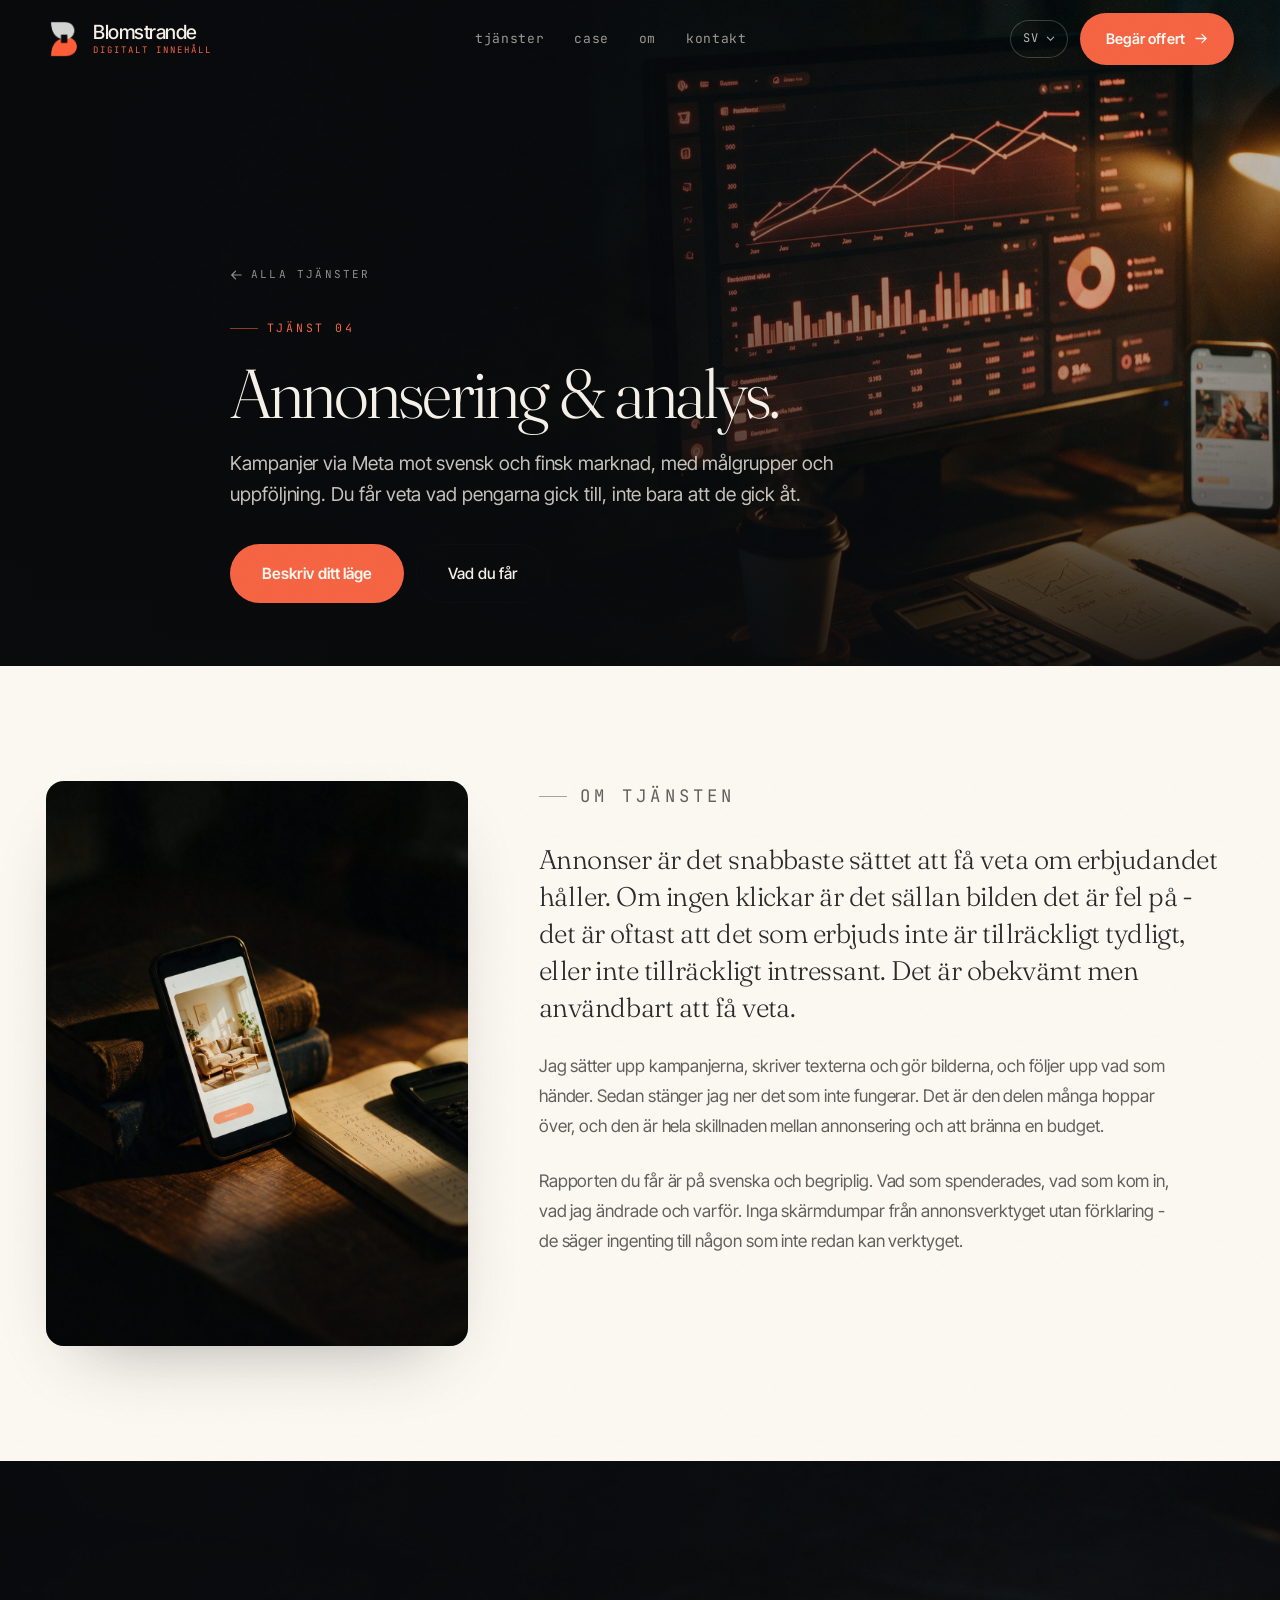
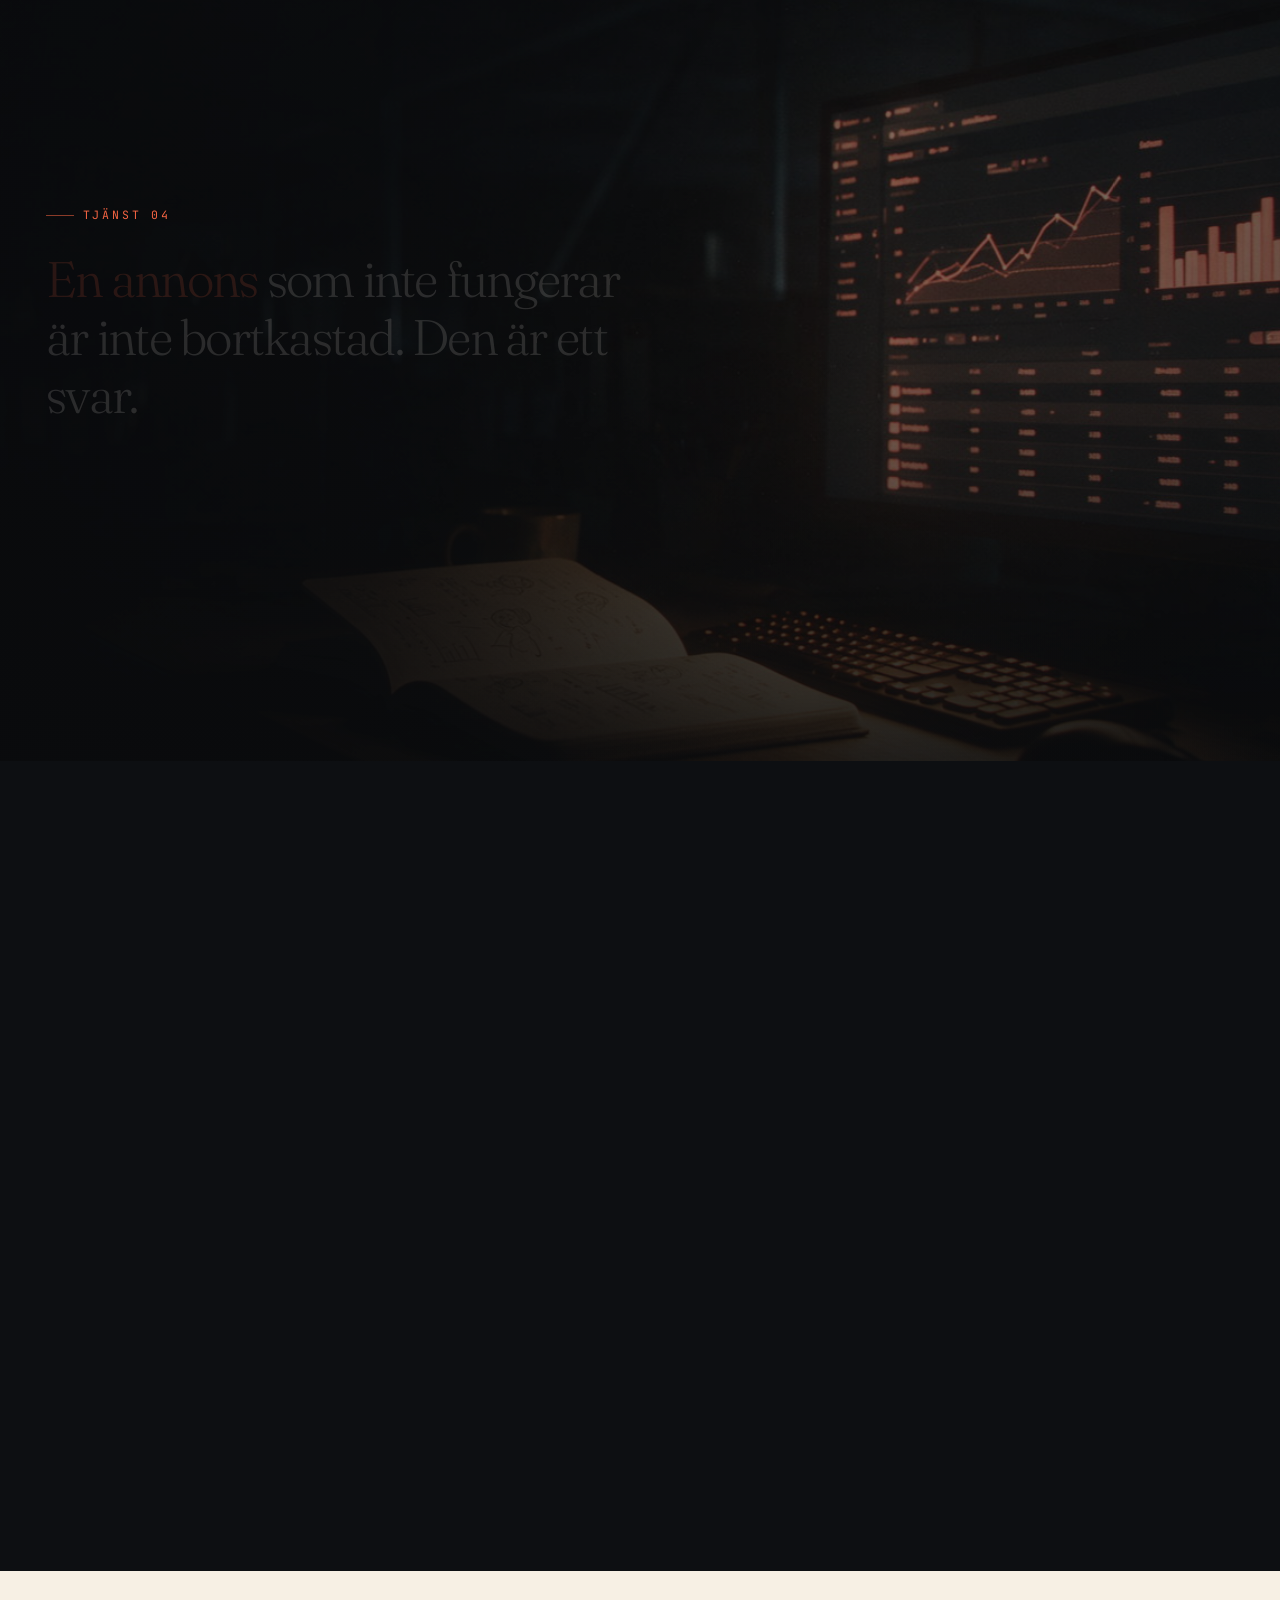
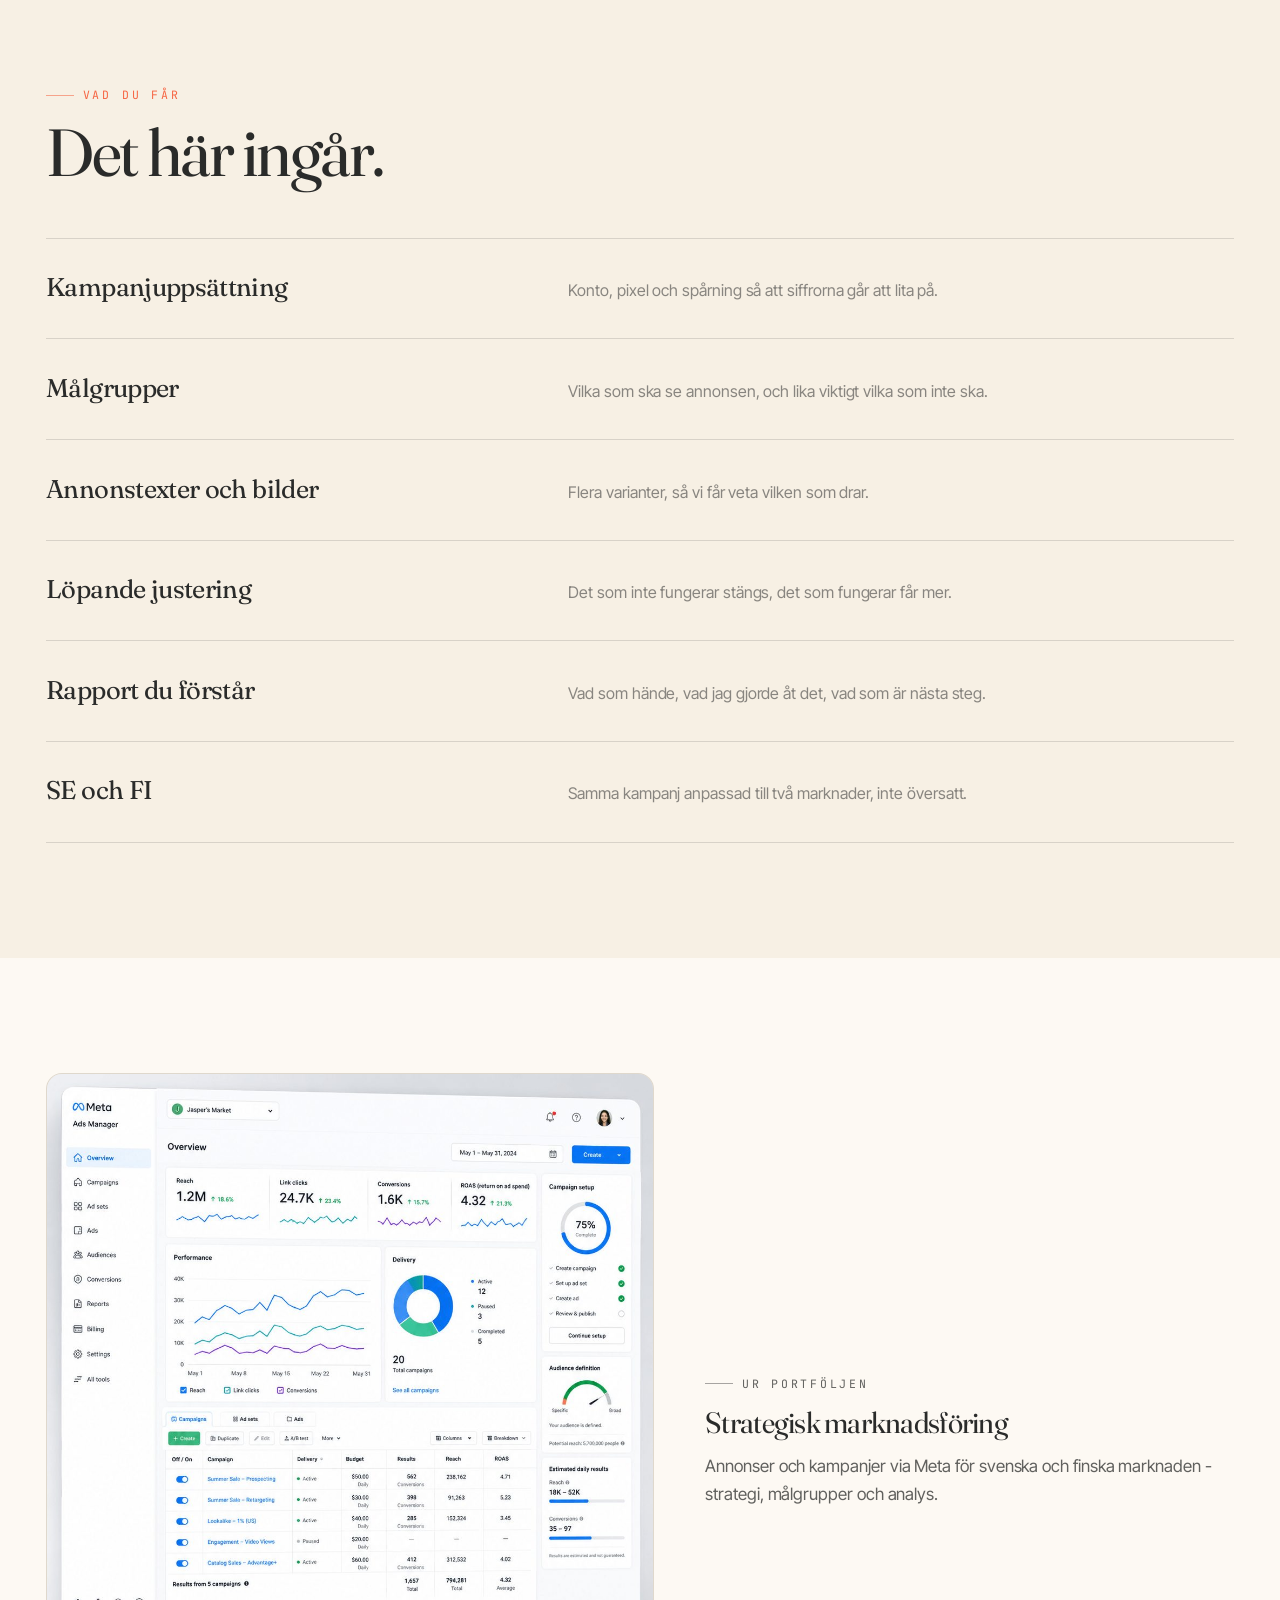
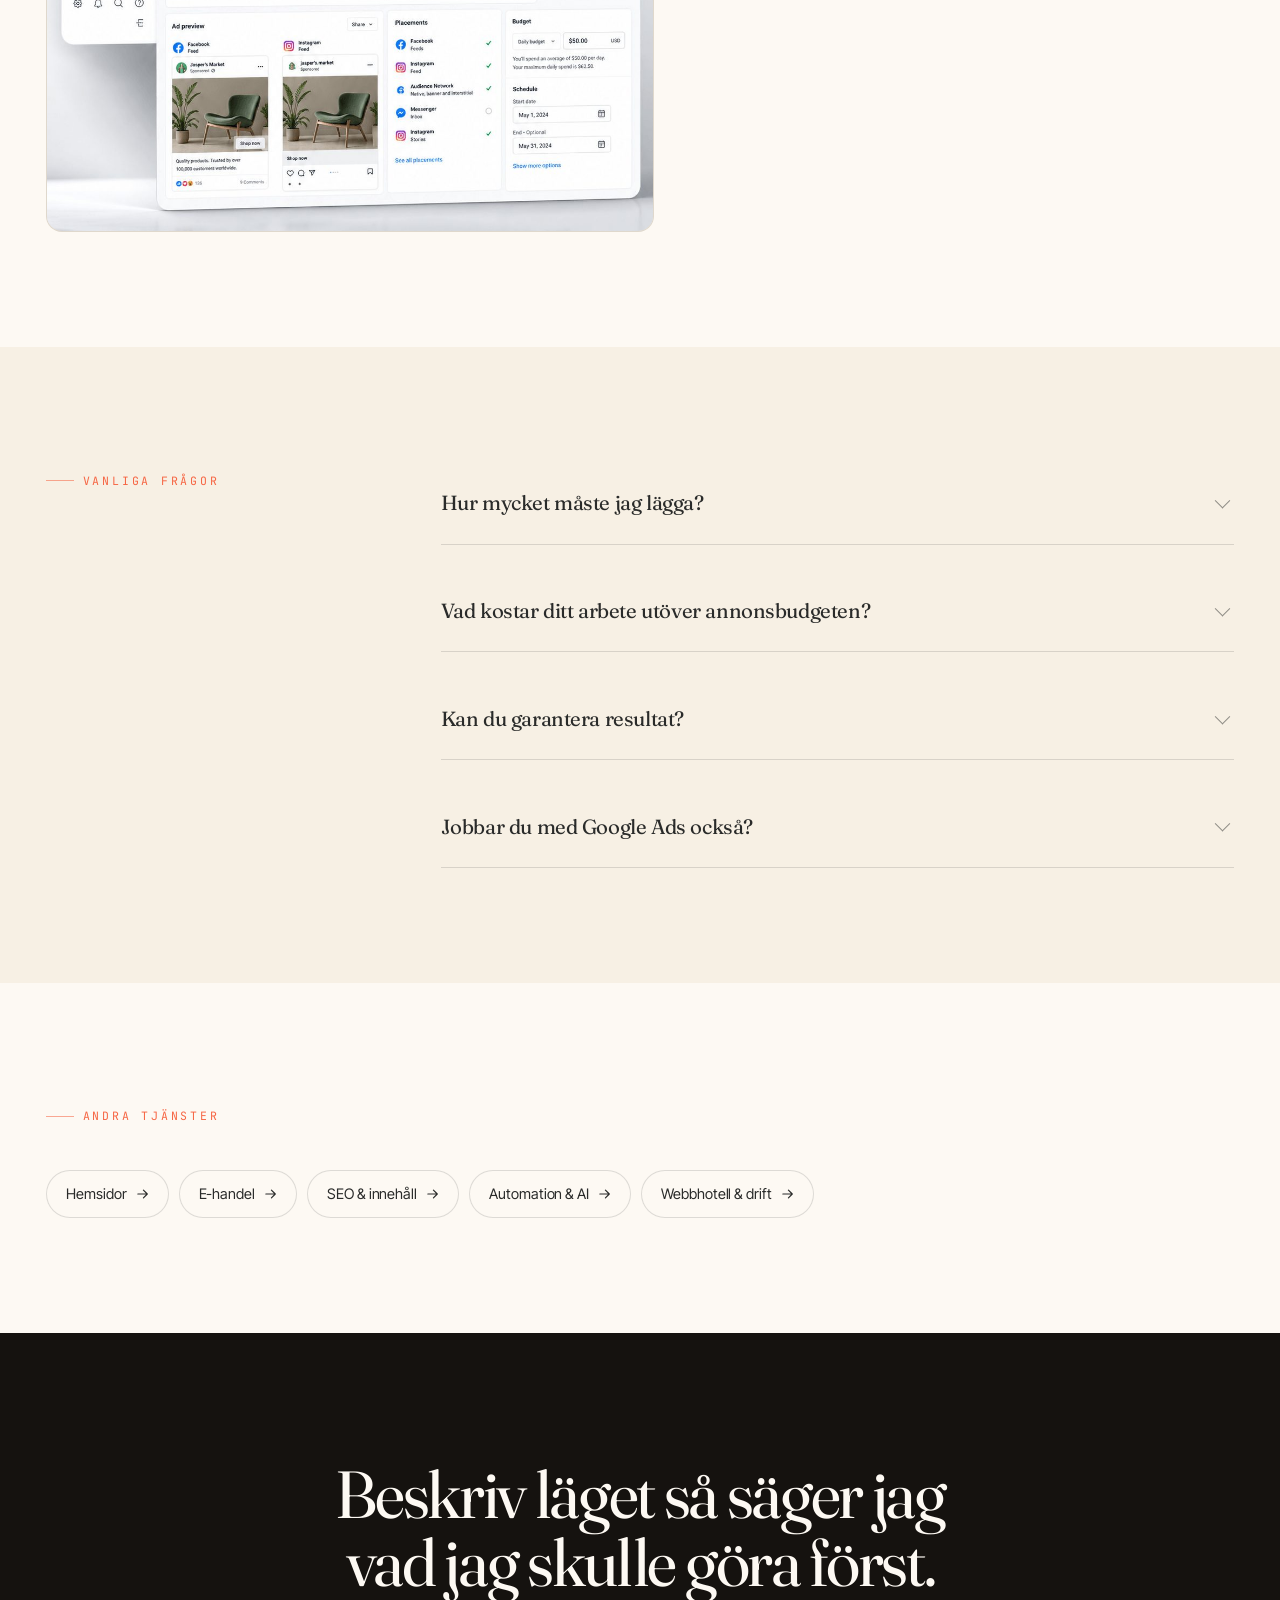
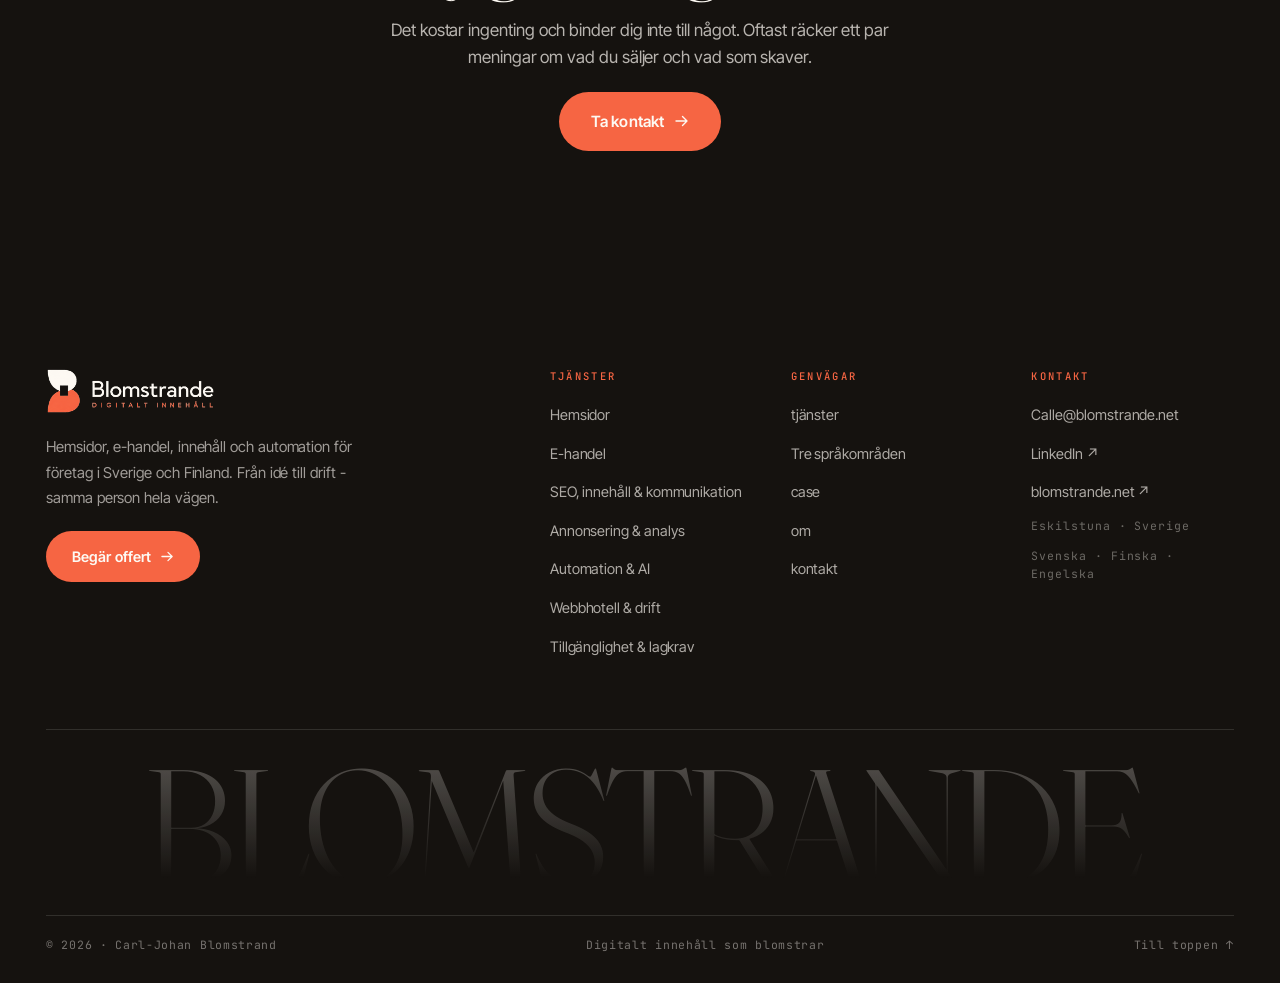
<file: tjanster/annonsering-analys/index.html>
<!DOCTYPE html>
<html lang="sv" data-title-sv="Annonsering & analys. - Blomstrande" data-title-en="Advertising & analytics. - Blomstrande">
<head>
<meta charset="utf-8">
<meta name="viewport" content="width=device-width, initial-scale=1, viewport-fit=cover">
<title>Annonsering & analys. - Blomstrande</title>
<meta name="description" content="Kampanjer via Meta mot svensk och finsk marknad, med målgrupper och uppföljning. Du får veta vad pengarna gick till, inte bara att de gick åt.">
<meta name="theme-color" content="#FDF9F3">
<link rel="canonical" href="https://blomstrande.net/tjanster/annonsering-analys/">

<meta property="og:type" content="article">
<meta property="og:title" content="Annonsering & analys. - Blomstrande">
<meta property="og:description" content="Kampanjer via Meta mot svensk och finsk marknad, med målgrupper och uppföljning. Du får veta vad pengarna gick till, inte bara att de gick åt.">
<meta property="og:url" content="https://blomstrande.net/tjanster/annonsering-analys/">
<meta property="og:image" content="https://blomstrande.net/assets/sub-annons.jpg">
<meta property="og:site_name" content="Blomstrande">
<meta name="twitter:card" content="summary_large_image">
<meta name="twitter:image" content="https://blomstrande.net/assets/sub-annons.jpg">

<link rel="icon" href="../../assets/logo-mark.png">
<link rel="preconnect" href="https://fonts.googleapis.com">
<link rel="preconnect" href="https://fonts.gstatic.com" crossorigin>
<link rel="stylesheet" href="https://fonts.googleapis.com/css2?family=Fraunces:ital,opsz,wght@0,9..144,300;0,9..144,400;0,9..144,500;1,9..144,300;1,9..144,400&family=Inter+Tight:wght@300;400;500;600&family=JetBrains+Mono:wght@400;500&display=swap">
<link rel="stylesheet" href="../../styles.css">

<script>
  document.documentElement.className += ' js';
  if (matchMedia('(prefers-reduced-motion: reduce)').matches) {
    document.documentElement.className += ' reduce';
  }
  try {
    var l = localStorage.getItem('bl-lang');
    if (l === 'en' || l === 'sv') document.documentElement.lang = l;
  } catch (e) {}
</script>
</head>

<body class="sub">

<div class="grain" aria-hidden="true"></div>
<div class="progress" id="progress" aria-hidden="true"></div>
<a class="skip" href="#innehall" data-i18n="skip">Hoppa till innehållet</a>

<header class="nav" id="nav">
  <div class="nav__in wrap">
    <a class="brand" href="../../index.html" aria-label="Blomstrande - Digitalt innehåll">
      <img class="brand__mark" src="../../assets/logo-mark.png" alt="" width="200" height="191" aria-hidden="true">
      <span class="brand__txt"><b>Blomstrande</b><i data-i18n="brandSub">Digitalt innehåll</i></span>
    </a>
    <nav class="nav__links" aria-label="Huvudmeny">
      <a href="../../index.html#tjanster"><span data-i18n="navServices">tjänster</span></a>
      <a href="../../index.html#case"><span data-i18n="navWork">case</span></a>
      <a href="../../index.html#om"><span data-i18n="navAbout">om</span></a>
      <a href="../../index.html#kontakt"><span data-i18n="navContact">kontakt</span></a>
    </nav>
    <div class="nav__side">
      <div class="lang" id="lang">
        <button class="lang__btn" type="button" aria-haspopup="true" aria-expanded="false" id="langBtn">
          <span id="langCur">SV</span>
          <svg viewBox="0 0 10 10" width="9" height="9" aria-hidden="true"><path d="M1.5 3.5 5 7l3.5-3.5" fill="none" stroke="currentColor" stroke-width="1.2" stroke-linecap="round"/></svg>
        </button>
        <div class="lang__menu" role="menu">
          <button type="button" data-lang="sv" role="menuitem"><b>SV</b> Svenska</button>
          <button type="button" data-lang="en" role="menuitem"><b>EN</b> English</button>
        </div>
      </div>
      <a class="btn btn--gold" href="../../index.html#kontakt" data-magnetic>
        <span data-i18n="navCta">Begär offert</span>
        <svg class="btn__arw" viewBox="0 0 14 14" width="13" height="13" aria-hidden="true"><path d="M1 7h11M7.5 2.5 12 7l-4.5 4.5" fill="none" stroke="currentColor" stroke-width="1.35" stroke-linecap="round" stroke-linejoin="round"/></svg>
      </a>
      <button class="burger" id="burger" type="button" aria-label="Meny" aria-expanded="false"><span></span></button>
    </div>
  </div>
</header>

<div class="mobile" id="mobile">
  <nav class="mobile__nav">
    <a href="../../index.html#tjanster"><em>01</em> <span data-i18n="navServices">tjänster</span></a>
    <a href="../../index.html#case"><em>02</em> <span data-i18n="navWork">case</span></a>
    <a href="../../index.html#om"><em>03</em> <span data-i18n="navAbout">om</span></a>
    <a href="../../index.html#kontakt"><em>04</em> <span data-i18n="navContact">kontakt</span></a>
  </nav>
  <div class="mobile__foot">
    <a href="mailto:Calle@blomstrande.net">Calle@blomstrande.net</a>
    <span>Eskilstuna · SE</span>
  </div>
</div>

<main id="innehall">

<section class="subhero" id="toppen" data-spotlight>
  <div class="subhero__media" aria-hidden="true">
    <img src="../../assets/sub-annons.jpg" alt="" width="1920" height="1080" fetchpriority="high">
  </div>
  <div class="subhero__scrim" aria-hidden="true"></div>
  <div class="wrap subhero__in">
    <a class="tillbaka" href="../../index.html#tjanster">
      <svg viewBox="0 0 14 14" width="12" height="12" fill="none" aria-hidden="true"><path d="M13 7H2M6.5 2.5 2 7l4.5 4.5" stroke="currentColor" stroke-width="1.4" stroke-linecap="round" stroke-linejoin="round"/></svg>
      <span data-i18n="allaTjanster">Alla tjänster</span>
    </a>
    <p class="eyebrow" data-i18n="p4eyebrow">Tjänst 04</p>
    <h1 class="h1 subhero__h1" data-i18n="p4h1">Annonsering &amp; analys.</h1>
    <p class="subhero__lead" data-i18n="p4lead">Kampanjer via Meta mot svensk och finsk marknad, med målgrupper och uppföljning. Du får veta vad pengarna gick till, inte bara att de gick åt.</p>
    <div class="subhero__cta">
      <a class="btn btn--gold btn--lg" href="../../index.html#kontakt" data-magnetic><span data-i18n="subCta">Beskriv ditt läge</span></a>
      <a class="btn btn--ghost btn--lg" href="#far" data-magnetic><span data-i18n="subCta2">Vad du får</span></a>
    </div>
  </div>
</section>

<section class="sektion">
  <div class="wrap intro">
    <figure class="intro__bild" data-reveal>
      <img src="../../assets/sub-annonsering-analys-detalj.jpg" alt="" loading="lazy" width="1200" height="1600">
    </figure>
    <div class="intro__text">
      <p class="eyebrow" data-reveal><span data-i18n="omTjansten">Om tjänsten</span></p>
        <p data-reveal data-i18n="p4p0">Annonser är det snabbaste sättet att få veta om erbjudandet håller. Om ingen klickar är det sällan bilden det är fel på - det är oftast att det som erbjuds inte är tillräckligt tydligt, eller inte tillräckligt intressant. Det är obekvämt men användbart att få veta.</p>
        <p data-reveal data-i18n="p4p1">Jag sätter upp kampanjerna, skriver texterna och gör bilderna, och följer upp vad som händer. Sedan stänger jag ner det som inte fungerar. Det är den delen många hoppar över, och den är hela skillnaden mellan annonsering och att bränna en budget.</p>
        <p data-reveal data-i18n="p4p2">Rapporten du får är på svenska och begriplig. Vad som spenderades, vad som kom in, vad jag ändrade och varför. Inga skärmdumpar från annonsverktyget utan förklaring - de säger ingenting till någon som inte redan kan verktyget.</p>
    </div>
  </div>
</section>

<!-- Bandet: bilden nålas fast och meningen tänds ord för ord med scrollen.
     Klippningen ligger i __pin, aldrig på sektionen - overflow:hidden på en
     förälder skapar en scroll-container och dödar position:sticky. -->
<section class="tband">
  <div class="tband__bg" aria-hidden="true">
    <div class="tband__pin"><img src="../../assets/sub-annonsering-analys-band.jpg" alt="" loading="lazy" width="2560" height="1097"></div>
  </div>
  <div class="tband__track" data-scrub-track>
    <div class="tband__sticky">
      <div class="wrap">
        <p class="eyebrow eyebrow--light"><span data-i18n="p4eyebrow">Tjänst 04</span></p>
        <p class="scrub" data-scrub-text data-i18n="p4band">En annons som inte fungerar är inte bortkastad. Den är ett svar.</p>
      </div>
    </div>
  </div>
</section>

<section class="sektion sektion--band" id="far">
  <div class="wrap">
    <div class="sub__head">
      <p class="eyebrow" data-reveal><span data-i18n="duFar">Vad du får</span></p>
      <h2 class="h2" data-reveal data-i18n="duFarTitel">Det här ingår.</h2>
    </div>
    <ol class="far" data-reveal-group>
        <li data-reveal>
          <h3 data-i18n="p4f0t">Kampanjuppsättning</h3>
          <p data-i18n="p4f0b">Konto, pixel och spårning så att siffrorna går att lita på.</p>
        </li>
        <li data-reveal>
          <h3 data-i18n="p4f1t">Målgrupper</h3>
          <p data-i18n="p4f1b">Vilka som ska se annonsen, och lika viktigt vilka som inte ska.</p>
        </li>
        <li data-reveal>
          <h3 data-i18n="p4f2t">Annonstexter och bilder</h3>
          <p data-i18n="p4f2b">Flera varianter, så vi får veta vilken som drar.</p>
        </li>
        <li data-reveal>
          <h3 data-i18n="p4f3t">Löpande justering</h3>
          <p data-i18n="p4f3b">Det som inte fungerar stängs, det som fungerar får mer.</p>
        </li>
        <li data-reveal>
          <h3 data-i18n="p4f4t">Rapport du förstår</h3>
          <p data-i18n="p4f4b">Vad som hände, vad jag gjorde åt det, vad som är nästa steg.</p>
        </li>
        <li data-reveal>
          <h3 data-i18n="p4f5t">SE och FI</h3>
          <p data-i18n="p4f5b">Samma kampanj anpassad till två marknader, inte översatt.</p>
        </li>
    </ol>
  </div>
</section>

<section class="sektion">
  <div class="wrap casebox" data-reveal>
    <figure class="casebox__media"><img src="../../assets/meta-portfolio.jpg" alt="Strategisk marknadsföring" loading="lazy" width="1200" height="800"></figure>
    <div class="casebox__body">
      <p class="eyebrow"><span data-i18n="uttag">Ur portföljen</span></p>
      <h2 class="h3">Strategisk marknadsföring</h2>
      <p data-i18n="p4caseb">Annonser och kampanjer via Meta för svenska och finska marknaden - strategi, målgrupper och analys.</p>
      <div class="casebox__cta"></div>
    </div>
  </div>
</section>

<section class="sektion sektion--band">
  <div class="wrap sub__grid">
    <div class="sub__aside">
      <p class="eyebrow" data-reveal><span data-i18n="vanliga">Vanliga frågor</span></p>
    </div>
    <div class="sub__prose">
        <details class="fq" data-reveal>
          <summary><span data-i18n="p4q0f">Hur mycket måste jag lägga?</span></summary>
          <p data-i18n="p4q0s">Tillräckligt för att få veta något. Under ett par tusen i månaden hinner algoritmen sällan lära sig, och då betalar du för brus. Jag säger till om budgeten är för liten för att vara meningsfull.</p>
        </details>
        <details class="fq" data-reveal>
          <summary><span data-i18n="p4q1f">Vad kostar ditt arbete utöver annonsbudgeten?</span></summary>
          <p data-i18n="p4q1s">Det beror på hur mycket som ska göras löpande. Beskriv vad du säljer och till vem, så säger jag vad jag skulle börja med och vad det skulle innebära.</p>
        </details>
        <details class="fq" data-reveal>
          <summary><span data-i18n="p4q2f">Kan du garantera resultat?</span></summary>
          <p data-i18n="p4q2s">Nej, och du ska vara skeptisk mot den som gör det. Jag kan garantera att du får veta vad som hände och varför, och att vi slutar göra det som inte fungerar.</p>
        </details>
        <details class="fq" data-reveal>
          <summary><span data-i18n="p4q3f">Jobbar du med Google Ads också?</span></summary>
          <p data-i18n="p4q3s">Meta är där jag är starkast och där jag lägger de flesta kronorna åt kunder. Behöver du sökannonsering säger jag hellre det rakt ut än låtsas.</p>
        </details>
    </div>
  </div>
</section>

<section class="sektion vidare">
  <div class="wrap">
    <p class="eyebrow" data-reveal><span data-i18n="andraTjanster">Andra tjänster</span></p>
    <div class="vidare__rad" data-reveal>
        <a class="vidare__i" href="../hemsidor/index.html"><span>Hemsidor</span><svg viewBox="0 0 14 14" width="12" height="12" fill="none" aria-hidden="true"><path d="M1 7h11M7.5 2.5 12 7l-4.5 4.5" stroke="currentColor" stroke-width="1.4" stroke-linecap="round" stroke-linejoin="round"/></svg></a>
        <a class="vidare__i" href="../e-handel/index.html"><span>E-handel</span><svg viewBox="0 0 14 14" width="12" height="12" fill="none" aria-hidden="true"><path d="M1 7h11M7.5 2.5 12 7l-4.5 4.5" stroke="currentColor" stroke-width="1.4" stroke-linecap="round" stroke-linejoin="round"/></svg></a>
        <a class="vidare__i" href="../seo-innehall/index.html"><span>SEO & innehåll</span><svg viewBox="0 0 14 14" width="12" height="12" fill="none" aria-hidden="true"><path d="M1 7h11M7.5 2.5 12 7l-4.5 4.5" stroke="currentColor" stroke-width="1.4" stroke-linecap="round" stroke-linejoin="round"/></svg></a>
        <a class="vidare__i" href="../automation-ai/index.html"><span>Automation & AI</span><svg viewBox="0 0 14 14" width="12" height="12" fill="none" aria-hidden="true"><path d="M1 7h11M7.5 2.5 12 7l-4.5 4.5" stroke="currentColor" stroke-width="1.4" stroke-linecap="round" stroke-linejoin="round"/></svg></a>
        <a class="vidare__i" href="../webbhotell-drift/index.html"><span>Webbhotell & drift</span><svg viewBox="0 0 14 14" width="12" height="12" fill="none" aria-hidden="true"><path d="M1 7h11M7.5 2.5 12 7l-4.5 4.5" stroke="currentColor" stroke-width="1.4" stroke-linecap="round" stroke-linejoin="round"/></svg></a>
    </div>
  </div>
</section>

<section class="subslut">
  <div class="wrap subslut__in" data-reveal>
    <h2 class="h2" data-i18n="subSlutTitel">Beskriv läget så säger jag vad jag skulle göra först.</h2>
    <p data-i18n="subSlutText">Det kostar ingenting och binder dig inte till något. Oftast räcker ett par meningar om vad du säljer och vad som skaver.</p>
    <a class="btn btn--gold btn--lg" href="../../index.html#kontakt" data-magnetic>
      <span data-i18n="subSlutCta">Ta kontakt</span>
      <svg class="btn__arw" viewBox="0 0 14 14" width="14" height="14" aria-hidden="true"><path d="M1 7h11M7.5 2.5 12 7l-4.5 4.5" fill="none" stroke="currentColor" stroke-width="1.35" stroke-linecap="round" stroke-linejoin="round"/></svg>
    </a>
  </div>
</section>

</main>

<!-- Samma sidfot som startsidan. Klasserna måste matcha styles.css exakt -
     en egen, förenklad sidfot här hamnade helt ostylad, eftersom
     .foot__in / .foot__mail / .foot__ort aldrig funnits i stilmallen. -->
<footer class="foot">
  <div class="wrap">

    <div class="foot__top">
      <div class="foot__brand">
        <img class="foot__logo" src="../../assets/logo-light.png" alt="Blomstrande Digitalt Innehåll" width="621" height="169">
        <p data-i18n="footBlurb">Hemsidor, e-handel, innehåll och automation för företag i Sverige och Finland. Från idé till drift - samma person hela vägen.</p>
        <a class="btn btn--gold" href="../../index.html#kontakt" data-magnetic>
          <span data-i18n="footCta">Begär offert</span>
          <svg class="btn__arw" viewBox="0 0 14 14" width="13" height="13" aria-hidden="true"><path d="M1 7h11M7.5 2.5 12 7l-4.5 4.5" fill="none" stroke="currentColor" stroke-width="1.35" stroke-linecap="round" stroke-linejoin="round"/></svg>
        </a>
      </div>

      <nav class="foot__cols" aria-label="Sidfot">
        <div>
          <h3 data-i18n="footServices">Tjänster</h3>
          <ul>
            <li><a href="../../tjanster/hemsidor/index.html" data-i18n="v1t">Hemsidor</a></li>
            <li><a href="../../tjanster/e-handel/index.html" data-i18n="v2t">E-handel</a></li>
            <li><a href="../../tjanster/seo-innehall/index.html" data-i18n="v3t">SEO, innehåll &amp; kommunikation</a></li>
            <li><a href="../../tjanster/annonsering-analys/index.html" data-i18n="v4t">Annonsering &amp; analys</a></li>
            <li><a href="../../tjanster/automation-ai/index.html" data-i18n="v5t">Automation &amp; AI</a></li>
            <li><a href="../../tjanster/webbhotell-drift/index.html" data-i18n="v6t">Webbhotell &amp; drift</a></li>
          <li><a href="../../tjanster/tillganglighet/index.html" data-i18n="v7t">Tillgänglighet &amp; lagkrav</a></li>
          </ul>
        </div>
        <div>
          <h3 data-i18n="footNav">Genvägar</h3>
          <ul>
            <li><a href="../../index.html#tjanster" data-i18n="navServices">tjänster</a></li>
            <li><a href="../../index.html#marknader" data-i18n="splitEyebrow">Tre språkområden</a></li>
            <li><a href="../../index.html#case" data-i18n="navWork">case</a></li>
            <li><a href="../../index.html#om" data-i18n="navAbout">om</a></li>
            <li><a href="../../index.html#kontakt" data-i18n="navContact">kontakt</a></li>
          </ul>
        </div>
        <div>
          <h3 data-i18n="footContact">Kontakt</h3>
          <ul>
            <li><a href="mailto:Calle@blomstrande.net">Calle@blomstrande.net</a></li>
            <li><a href="https://www.linkedin.com/" target="_blank" rel="noopener">LinkedIn ↗</a></li>
            <li><a href="https://blomstrande.net" target="_blank" rel="noopener">blomstrande.net ↗</a></li>
            <li class="foot__place">Eskilstuna · Sverige</li>
            <li class="foot__place" data-i18n="footLangs">Svenska · Finska · Engelska</li>
          </ul>
        </div>
      </nav>
    </div>

    <div class="foot__word" aria-hidden="true"><span>BLOMSTRANDE</span></div>

    <div class="foot__bar">
      <span>© 2026 · Carl-Johan Blomstrand</span>
      <span data-i18n="footTag">Digitalt innehåll som blomstrar</span>
      <a href="#toppen" class="foot__toTop"><span data-i18n="footTop">Till toppen</span> <i>↑</i></a>
    </div>

  </div>
</footer>

<script src="../../i18n.js"></script>
<script src="../../assets/i18n-tjanster.js"></script>
<script src="../../app.js"></script>
</body>
</html>
</file>
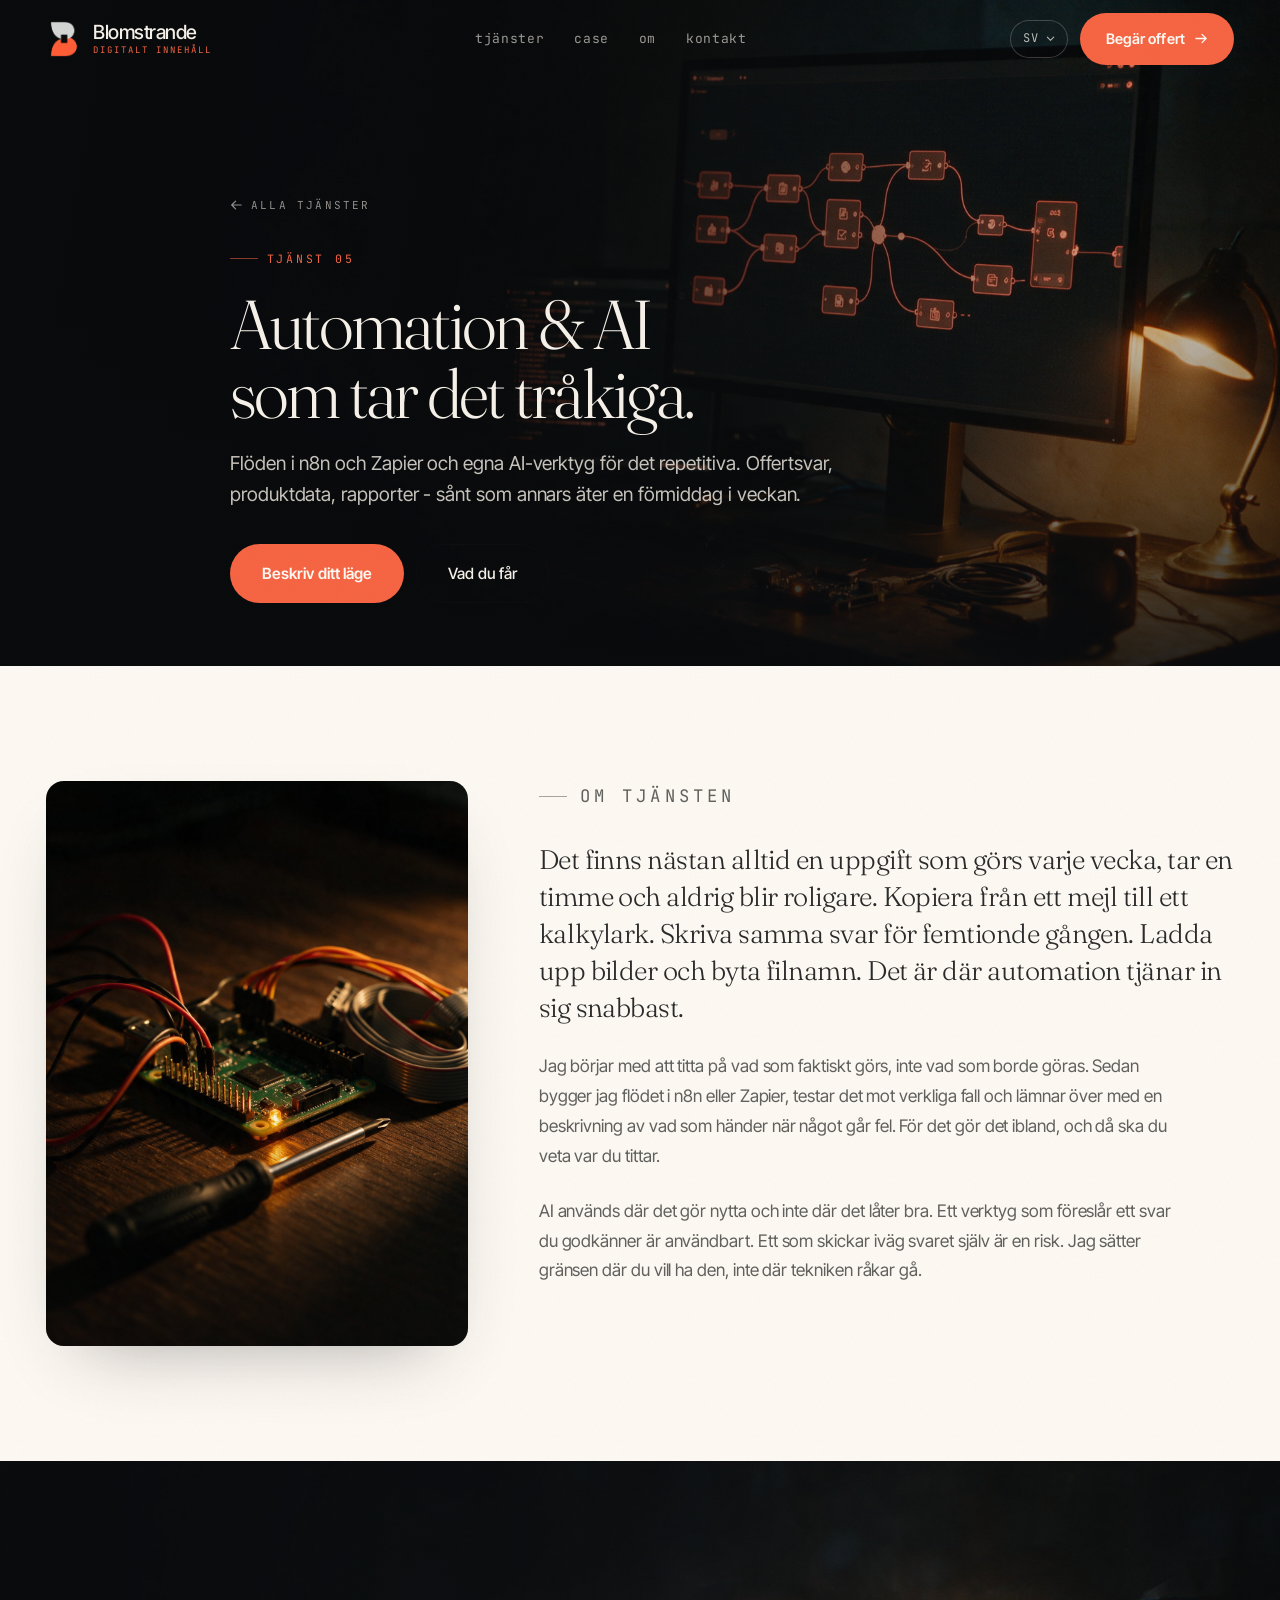
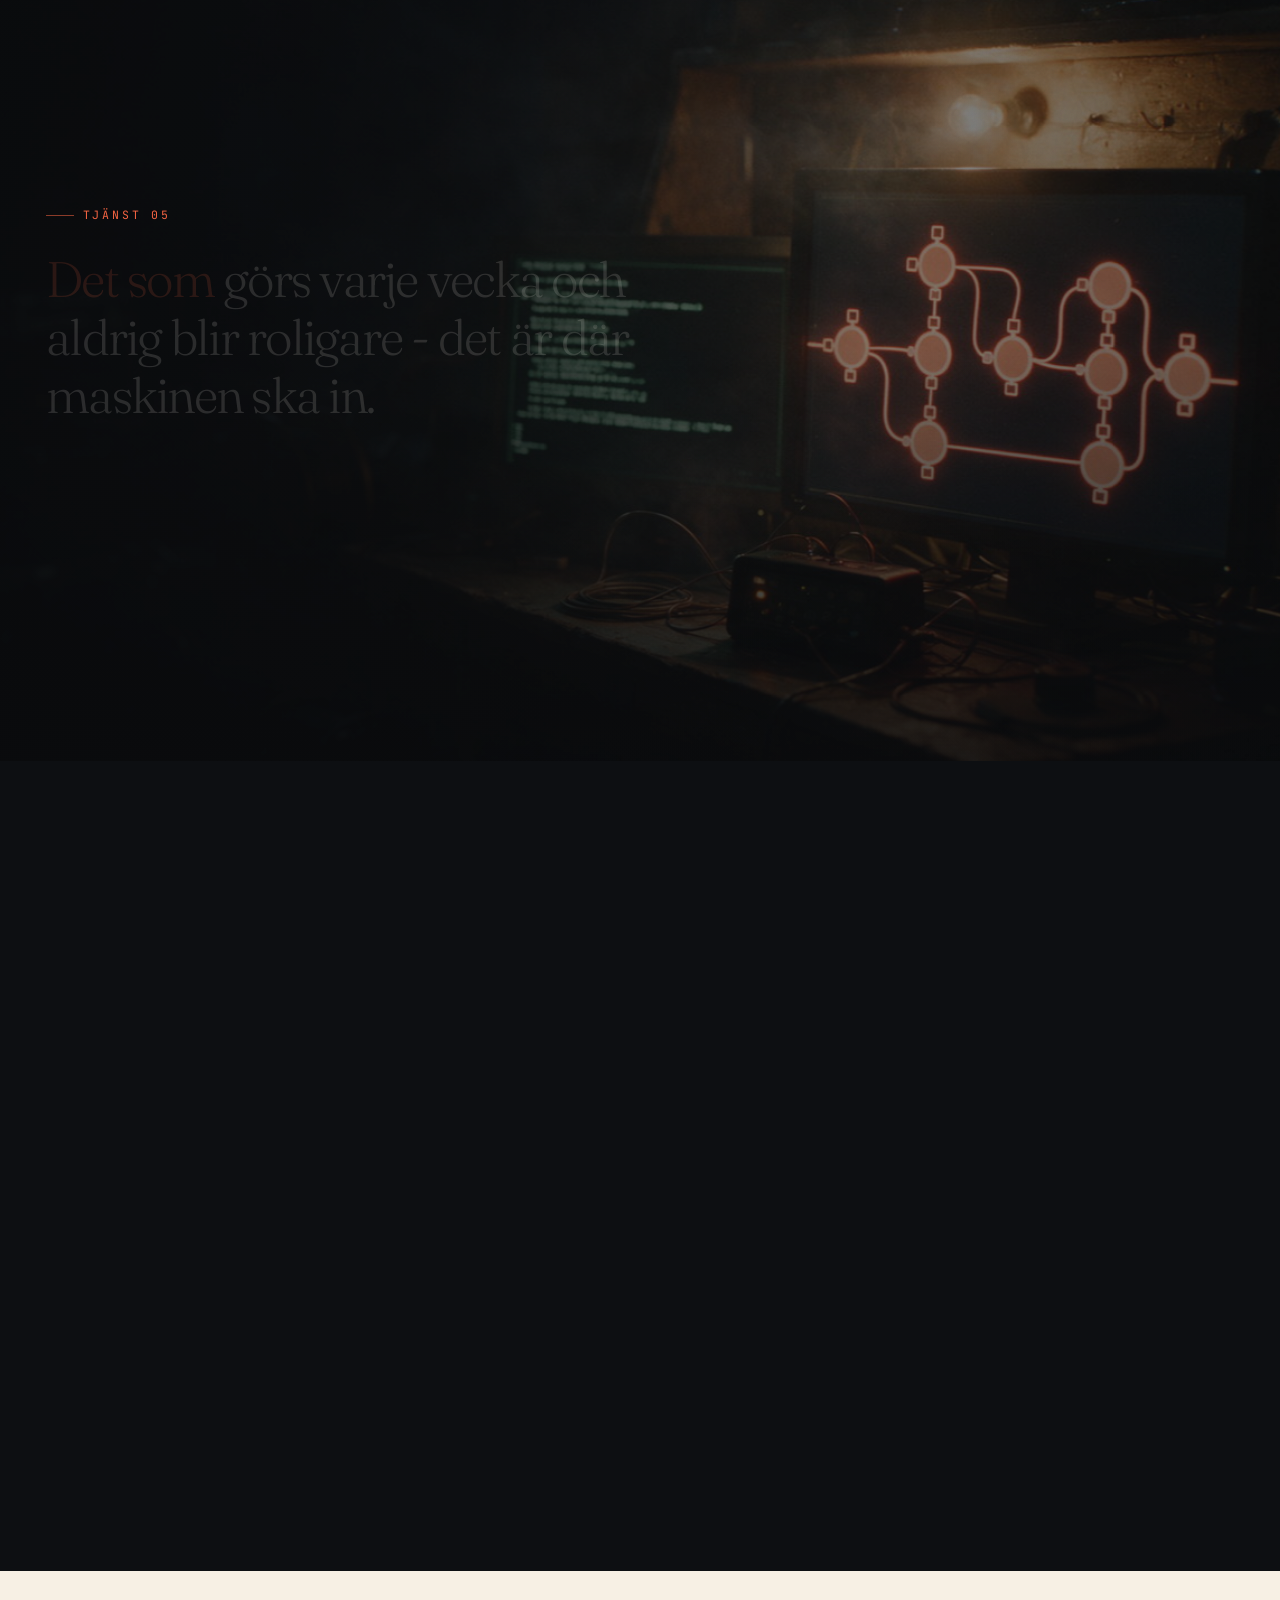
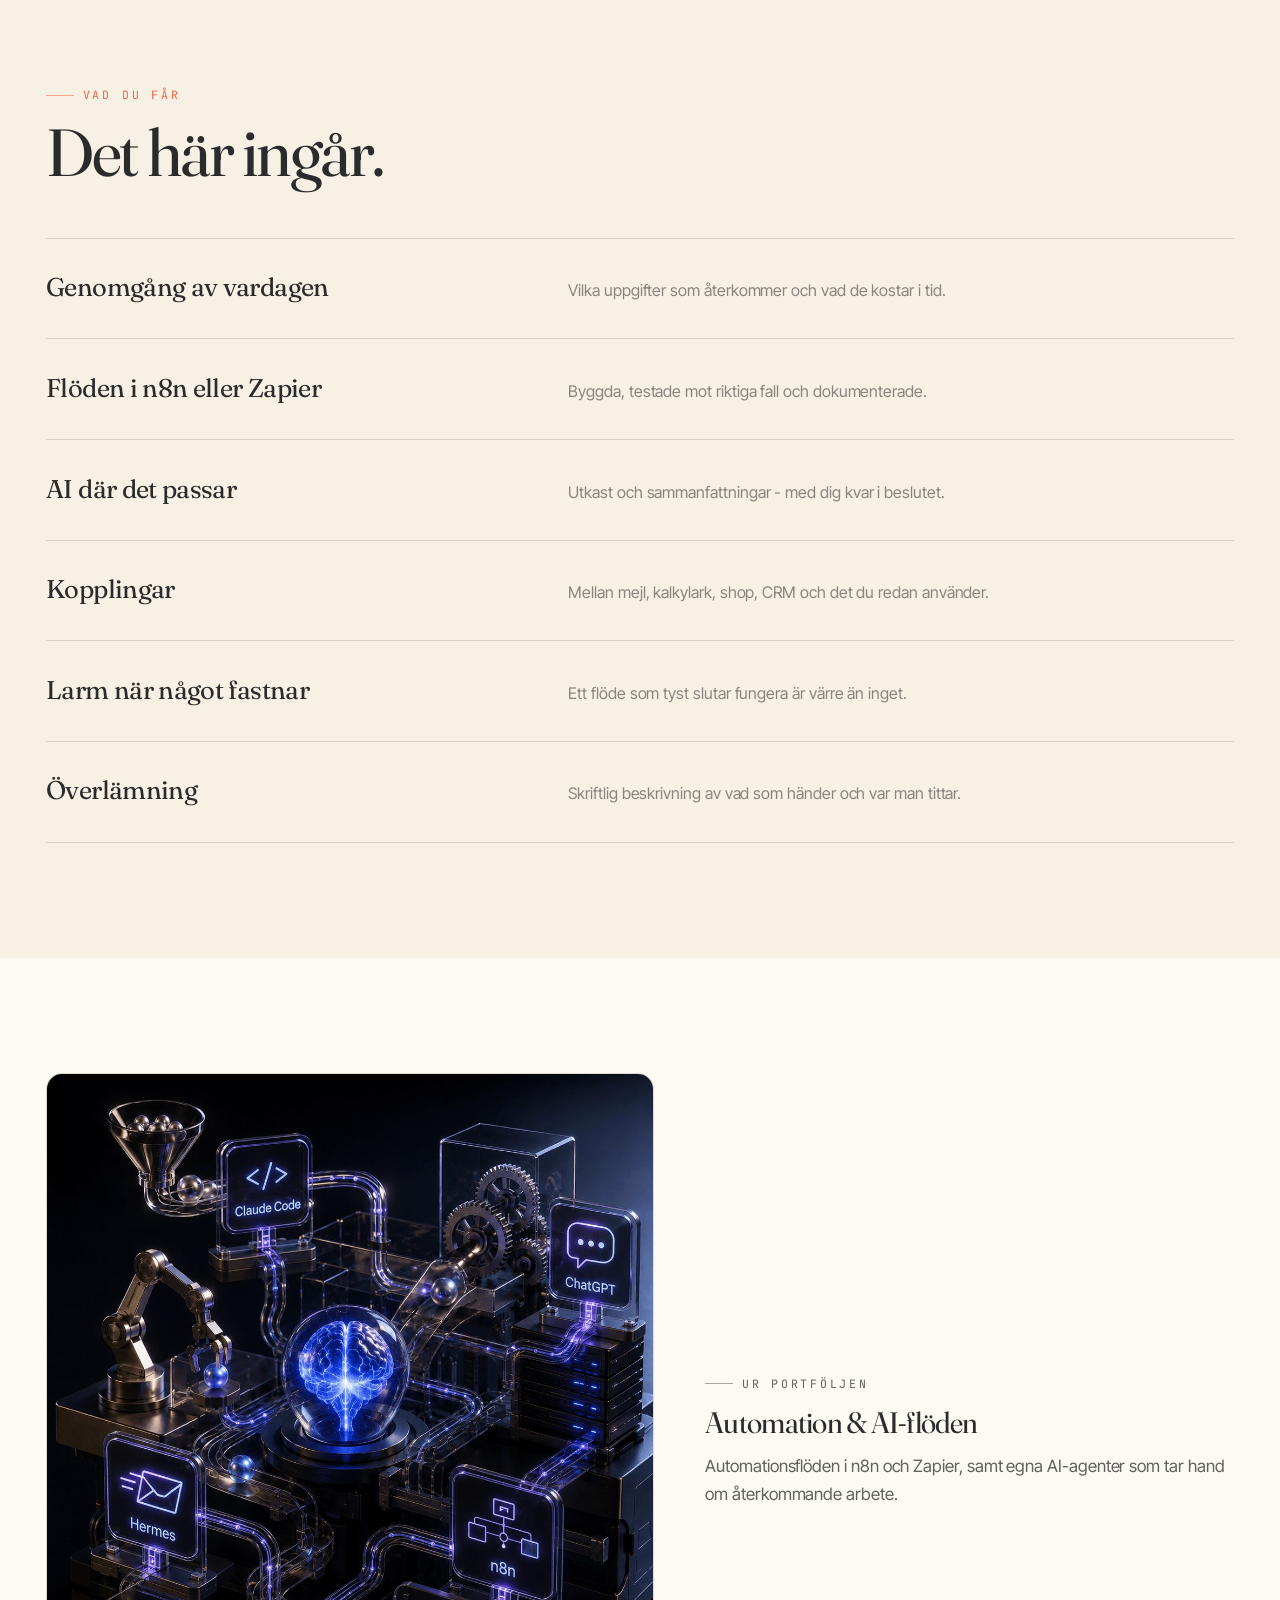
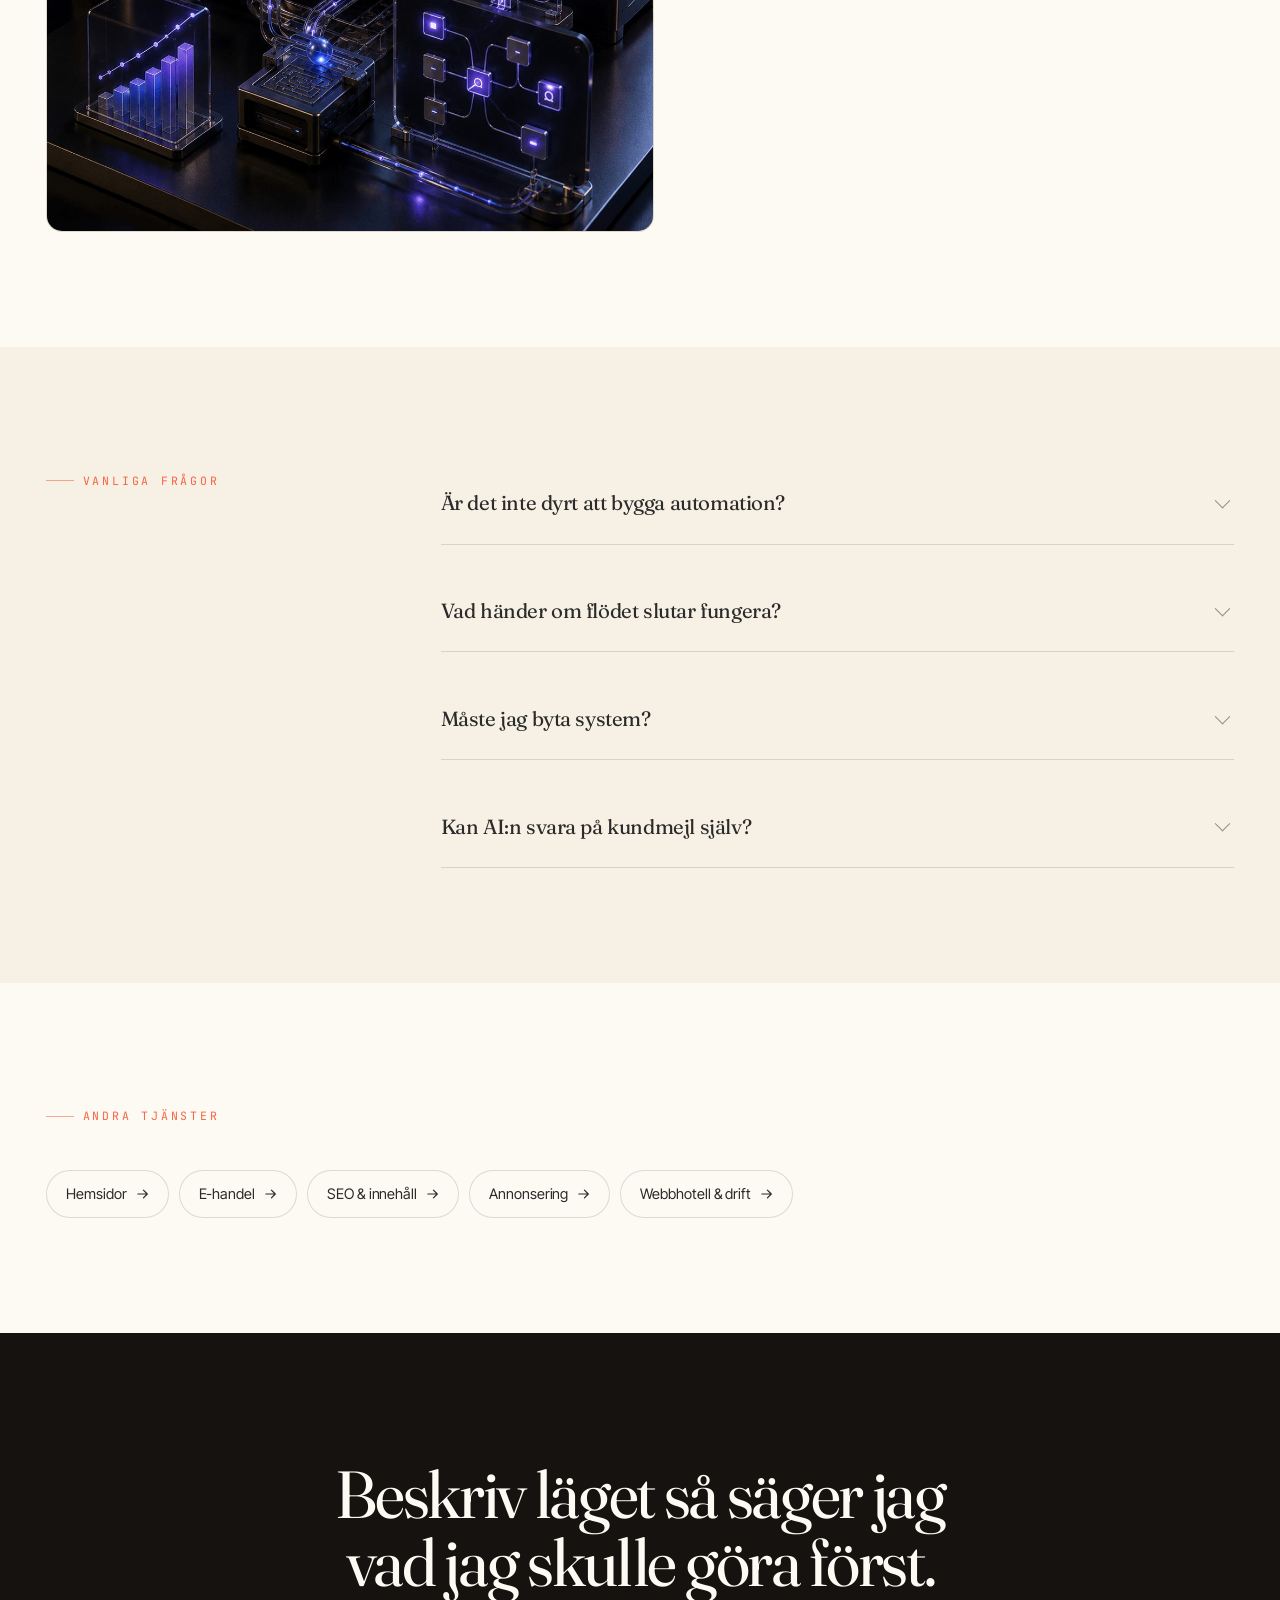
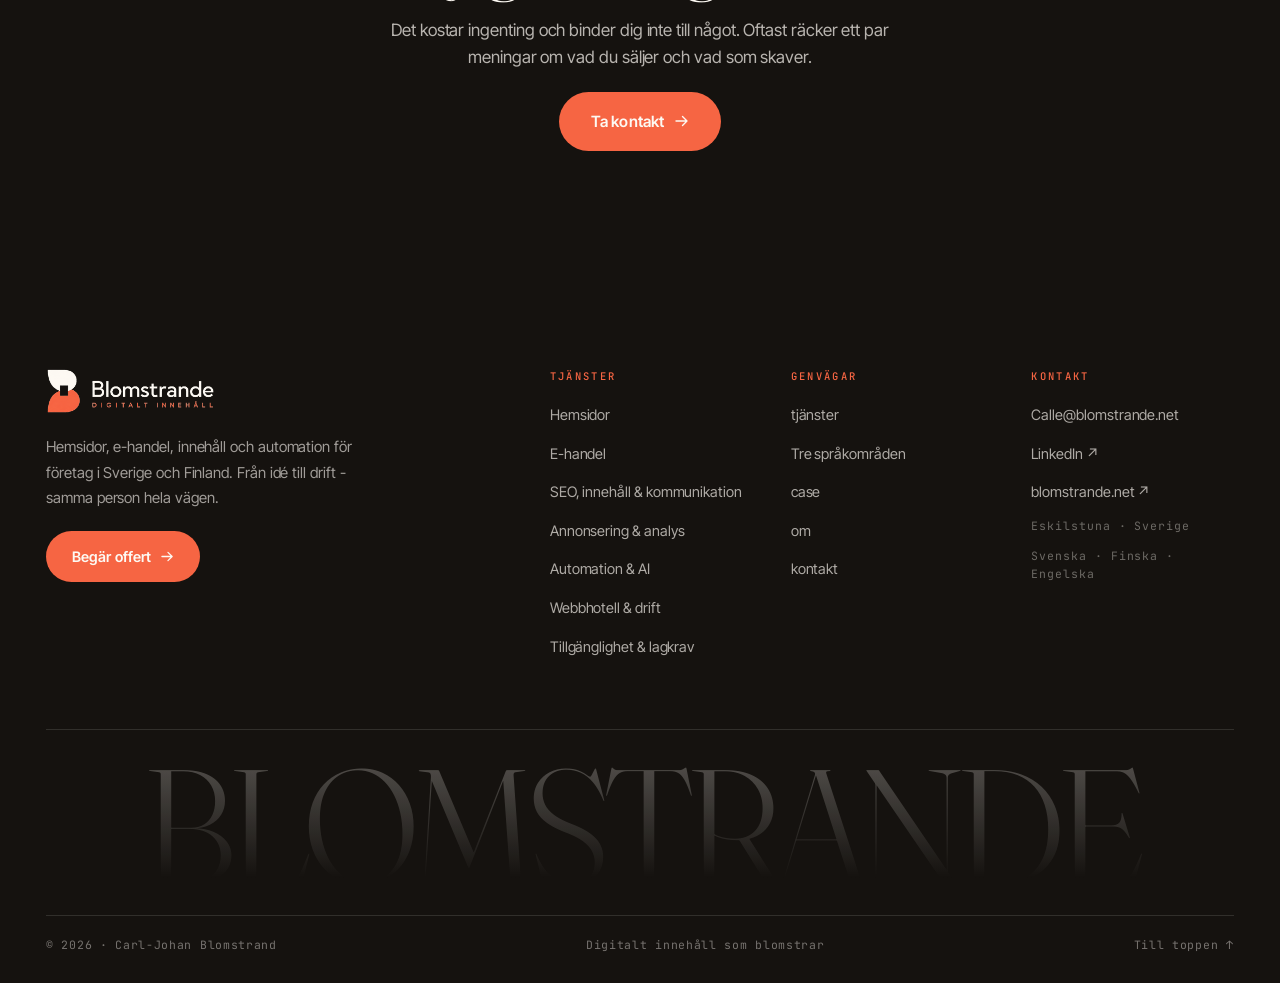
<file: tjanster/automation-ai/index.html>
<!DOCTYPE html>
<html lang="sv" data-title-sv="Automation & AI som tar det tråkiga. - Blomstrande" data-title-en="Automation & AI that takes the dull part. - Blomstrande">
<head>
<meta charset="utf-8">
<meta name="viewport" content="width=device-width, initial-scale=1, viewport-fit=cover">
<title>Automation & AI som tar det tråkiga. - Blomstrande</title>
<meta name="description" content="Flöden i n8n och Zapier och egna AI-verktyg för det repetitiva. Offertsvar, produktdata, rapporter - sånt som annars äter en förmiddag i veckan.">
<meta name="theme-color" content="#FDF9F3">
<link rel="canonical" href="https://blomstrande.net/tjanster/automation-ai/">

<meta property="og:type" content="article">
<meta property="og:title" content="Automation & AI som tar det tråkiga. - Blomstrande">
<meta property="og:description" content="Flöden i n8n och Zapier och egna AI-verktyg för det repetitiva. Offertsvar, produktdata, rapporter - sånt som annars äter en förmiddag i veckan.">
<meta property="og:url" content="https://blomstrande.net/tjanster/automation-ai/">
<meta property="og:image" content="https://blomstrande.net/assets/sub-automation.jpg">
<meta property="og:site_name" content="Blomstrande">
<meta name="twitter:card" content="summary_large_image">
<meta name="twitter:image" content="https://blomstrande.net/assets/sub-automation.jpg">

<link rel="icon" href="../../assets/logo-mark.png">
<link rel="preconnect" href="https://fonts.googleapis.com">
<link rel="preconnect" href="https://fonts.gstatic.com" crossorigin>
<link rel="stylesheet" href="https://fonts.googleapis.com/css2?family=Fraunces:ital,opsz,wght@0,9..144,300;0,9..144,400;0,9..144,500;1,9..144,300;1,9..144,400&family=Inter+Tight:wght@300;400;500;600&family=JetBrains+Mono:wght@400;500&display=swap">
<link rel="stylesheet" href="../../styles.css">

<script>
  document.documentElement.className += ' js';
  if (matchMedia('(prefers-reduced-motion: reduce)').matches) {
    document.documentElement.className += ' reduce';
  }
  try {
    var l = localStorage.getItem('bl-lang');
    if (l === 'en' || l === 'sv') document.documentElement.lang = l;
  } catch (e) {}
</script>
</head>

<body class="sub">

<div class="grain" aria-hidden="true"></div>
<div class="progress" id="progress" aria-hidden="true"></div>
<a class="skip" href="#innehall" data-i18n="skip">Hoppa till innehållet</a>

<header class="nav" id="nav">
  <div class="nav__in wrap">
    <a class="brand" href="../../index.html" aria-label="Blomstrande - Digitalt innehåll">
      <img class="brand__mark" src="../../assets/logo-mark.png" alt="" width="200" height="191" aria-hidden="true">
      <span class="brand__txt"><b>Blomstrande</b><i data-i18n="brandSub">Digitalt innehåll</i></span>
    </a>
    <nav class="nav__links" aria-label="Huvudmeny">
      <a href="../../index.html#tjanster"><span data-i18n="navServices">tjänster</span></a>
      <a href="../../index.html#case"><span data-i18n="navWork">case</span></a>
      <a href="../../index.html#om"><span data-i18n="navAbout">om</span></a>
      <a href="../../index.html#kontakt"><span data-i18n="navContact">kontakt</span></a>
    </nav>
    <div class="nav__side">
      <div class="lang" id="lang">
        <button class="lang__btn" type="button" aria-haspopup="true" aria-expanded="false" id="langBtn">
          <span id="langCur">SV</span>
          <svg viewBox="0 0 10 10" width="9" height="9" aria-hidden="true"><path d="M1.5 3.5 5 7l3.5-3.5" fill="none" stroke="currentColor" stroke-width="1.2" stroke-linecap="round"/></svg>
        </button>
        <div class="lang__menu" role="menu">
          <button type="button" data-lang="sv" role="menuitem"><b>SV</b> Svenska</button>
          <button type="button" data-lang="en" role="menuitem"><b>EN</b> English</button>
        </div>
      </div>
      <a class="btn btn--gold" href="../../index.html#kontakt" data-magnetic>
        <span data-i18n="navCta">Begär offert</span>
        <svg class="btn__arw" viewBox="0 0 14 14" width="13" height="13" aria-hidden="true"><path d="M1 7h11M7.5 2.5 12 7l-4.5 4.5" fill="none" stroke="currentColor" stroke-width="1.35" stroke-linecap="round" stroke-linejoin="round"/></svg>
      </a>
      <button class="burger" id="burger" type="button" aria-label="Meny" aria-expanded="false"><span></span></button>
    </div>
  </div>
</header>

<div class="mobile" id="mobile">
  <nav class="mobile__nav">
    <a href="../../index.html#tjanster"><em>01</em> <span data-i18n="navServices">tjänster</span></a>
    <a href="../../index.html#case"><em>02</em> <span data-i18n="navWork">case</span></a>
    <a href="../../index.html#om"><em>03</em> <span data-i18n="navAbout">om</span></a>
    <a href="../../index.html#kontakt"><em>04</em> <span data-i18n="navContact">kontakt</span></a>
  </nav>
  <div class="mobile__foot">
    <a href="mailto:Calle@blomstrande.net">Calle@blomstrande.net</a>
    <span>Eskilstuna · SE</span>
  </div>
</div>

<main id="innehall">

<section class="subhero" id="toppen" data-spotlight>
  <div class="subhero__media" aria-hidden="true">
    <img src="../../assets/sub-automation.jpg" alt="" width="1920" height="1080" fetchpriority="high">
  </div>
  <div class="subhero__scrim" aria-hidden="true"></div>
  <div class="wrap subhero__in">
    <a class="tillbaka" href="../../index.html#tjanster">
      <svg viewBox="0 0 14 14" width="12" height="12" fill="none" aria-hidden="true"><path d="M13 7H2M6.5 2.5 2 7l4.5 4.5" stroke="currentColor" stroke-width="1.4" stroke-linecap="round" stroke-linejoin="round"/></svg>
      <span data-i18n="allaTjanster">Alla tjänster</span>
    </a>
    <p class="eyebrow" data-i18n="p5eyebrow">Tjänst 05</p>
    <h1 class="h1 subhero__h1" data-i18n="p5h1">Automation &amp; AI som tar det tråkiga.</h1>
    <p class="subhero__lead" data-i18n="p5lead">Flöden i n8n och Zapier och egna AI-verktyg för det repetitiva. Offertsvar, produktdata, rapporter - sånt som annars äter en förmiddag i veckan.</p>
    <div class="subhero__cta">
      <a class="btn btn--gold btn--lg" href="../../index.html#kontakt" data-magnetic><span data-i18n="subCta">Beskriv ditt läge</span></a>
      <a class="btn btn--ghost btn--lg" href="#far" data-magnetic><span data-i18n="subCta2">Vad du får</span></a>
    </div>
  </div>
</section>

<section class="sektion">
  <div class="wrap intro">
    <figure class="intro__bild" data-reveal>
      <img src="../../assets/sub-automation-ai-detalj.jpg" alt="" loading="lazy" width="1200" height="1600">
    </figure>
    <div class="intro__text">
      <p class="eyebrow" data-reveal><span data-i18n="omTjansten">Om tjänsten</span></p>
        <p data-reveal data-i18n="p5p0">Det finns nästan alltid en uppgift som görs varje vecka, tar en timme och aldrig blir roligare. Kopiera från ett mejl till ett kalkylark. Skriva samma svar för femtionde gången. Ladda upp bilder och byta filnamn. Det är där automation tjänar in sig snabbast.</p>
        <p data-reveal data-i18n="p5p1">Jag börjar med att titta på vad som faktiskt görs, inte vad som borde göras. Sedan bygger jag flödet i n8n eller Zapier, testar det mot verkliga fall och lämnar över med en beskrivning av vad som händer när något går fel. För det gör det ibland, och då ska du veta var du tittar.</p>
        <p data-reveal data-i18n="p5p2">AI används där det gör nytta och inte där det låter bra. Ett verktyg som föreslår ett svar du godkänner är användbart. Ett som skickar iväg svaret själv är en risk. Jag sätter gränsen där du vill ha den, inte där tekniken råkar gå.</p>
    </div>
  </div>
</section>

<!-- Bandet: bilden nålas fast och meningen tänds ord för ord med scrollen.
     Klippningen ligger i __pin, aldrig på sektionen - overflow:hidden på en
     förälder skapar en scroll-container och dödar position:sticky. -->
<section class="tband">
  <div class="tband__bg" aria-hidden="true">
    <div class="tband__pin"><img src="../../assets/sub-automation-ai-band.jpg" alt="" loading="lazy" width="2560" height="1097"></div>
  </div>
  <div class="tband__track" data-scrub-track>
    <div class="tband__sticky">
      <div class="wrap">
        <p class="eyebrow eyebrow--light"><span data-i18n="p5eyebrow">Tjänst 05</span></p>
        <p class="scrub" data-scrub-text data-i18n="p5band">Det som görs varje vecka och aldrig blir roligare - det är där maskinen ska in.</p>
      </div>
    </div>
  </div>
</section>

<section class="sektion sektion--band" id="far">
  <div class="wrap">
    <div class="sub__head">
      <p class="eyebrow" data-reveal><span data-i18n="duFar">Vad du får</span></p>
      <h2 class="h2" data-reveal data-i18n="duFarTitel">Det här ingår.</h2>
    </div>
    <ol class="far" data-reveal-group>
        <li data-reveal>
          <h3 data-i18n="p5f0t">Genomgång av vardagen</h3>
          <p data-i18n="p5f0b">Vilka uppgifter som återkommer och vad de kostar i tid.</p>
        </li>
        <li data-reveal>
          <h3 data-i18n="p5f1t">Flöden i n8n eller Zapier</h3>
          <p data-i18n="p5f1b">Byggda, testade mot riktiga fall och dokumenterade.</p>
        </li>
        <li data-reveal>
          <h3 data-i18n="p5f2t">AI där det passar</h3>
          <p data-i18n="p5f2b">Utkast och sammanfattningar - med dig kvar i beslutet.</p>
        </li>
        <li data-reveal>
          <h3 data-i18n="p5f3t">Kopplingar</h3>
          <p data-i18n="p5f3b">Mellan mejl, kalkylark, shop, CRM och det du redan använder.</p>
        </li>
        <li data-reveal>
          <h3 data-i18n="p5f4t">Larm när något fastnar</h3>
          <p data-i18n="p5f4b">Ett flöde som tyst slutar fungera är värre än inget.</p>
        </li>
        <li data-reveal>
          <h3 data-i18n="p5f5t">Överlämning</h3>
          <p data-i18n="p5f5b">Skriftlig beskrivning av vad som händer och var man tittar.</p>
        </li>
    </ol>
  </div>
</section>

<section class="sektion">
  <div class="wrap casebox" data-reveal>
    <figure class="casebox__media"><img src="../../assets/ai-automation-case.jpg" alt="Automation & AI-flöden" loading="lazy" width="1200" height="800"></figure>
    <div class="casebox__body">
      <p class="eyebrow"><span data-i18n="uttag">Ur portföljen</span></p>
      <h2 class="h3">Automation & AI-flöden</h2>
      <p data-i18n="p5caseb">Automationsflöden i n8n och Zapier, samt egna AI-agenter som tar hand om återkommande arbete.</p>
      <div class="casebox__cta"></div>
    </div>
  </div>
</section>

<section class="sektion sektion--band">
  <div class="wrap sub__grid">
    <div class="sub__aside">
      <p class="eyebrow" data-reveal><span data-i18n="vanliga">Vanliga frågor</span></p>
    </div>
    <div class="sub__prose">
        <details class="fq" data-reveal>
          <summary><span data-i18n="p5q0f">Är det inte dyrt att bygga automation?</span></summary>
          <p data-i18n="p5q0s">Räkna på timmarna. En uppgift som tar en timme i veckan kostar dig runt femtio timmar om året. Ett flöde som tar en dag att bygga har betalat sig innan sommaren.</p>
        </details>
        <details class="fq" data-reveal>
          <summary><span data-i18n="p5q1f">Vad händer om flödet slutar fungera?</span></summary>
          <p data-i18n="p5q1s">Du får ett larm. Jag bygger in en avisering när något fastnar, för det farliga är inte att ett flöde går sönder utan att ingen märker det på tre veckor.</p>
        </details>
        <details class="fq" data-reveal>
          <summary><span data-i18n="p5q2f">Måste jag byta system?</span></summary>
          <p data-i18n="p5q2s">Nej. Poängen är att koppla ihop det du redan använder. Byter vi något är det för att det du har inte går att prata med, och då säger jag varför.</p>
        </details>
        <details class="fq" data-reveal>
          <summary><span data-i18n="p5q3f">Kan AI:n svara på kundmejl själv?</span></summary>
          <p data-i18n="p5q3s">Tekniskt ja. Jag rekommenderar det sällan. Ett utkast som du godkänner ger nästan samma tidsvinst utan risken att en modell lovar något du inte kan hålla.</p>
        </details>
    </div>
  </div>
</section>

<section class="sektion vidare">
  <div class="wrap">
    <p class="eyebrow" data-reveal><span data-i18n="andraTjanster">Andra tjänster</span></p>
    <div class="vidare__rad" data-reveal>
        <a class="vidare__i" href="../hemsidor/index.html"><span>Hemsidor</span><svg viewBox="0 0 14 14" width="12" height="12" fill="none" aria-hidden="true"><path d="M1 7h11M7.5 2.5 12 7l-4.5 4.5" stroke="currentColor" stroke-width="1.4" stroke-linecap="round" stroke-linejoin="round"/></svg></a>
        <a class="vidare__i" href="../e-handel/index.html"><span>E-handel</span><svg viewBox="0 0 14 14" width="12" height="12" fill="none" aria-hidden="true"><path d="M1 7h11M7.5 2.5 12 7l-4.5 4.5" stroke="currentColor" stroke-width="1.4" stroke-linecap="round" stroke-linejoin="round"/></svg></a>
        <a class="vidare__i" href="../seo-innehall/index.html"><span>SEO & innehåll</span><svg viewBox="0 0 14 14" width="12" height="12" fill="none" aria-hidden="true"><path d="M1 7h11M7.5 2.5 12 7l-4.5 4.5" stroke="currentColor" stroke-width="1.4" stroke-linecap="round" stroke-linejoin="round"/></svg></a>
        <a class="vidare__i" href="../annonsering-analys/index.html"><span>Annonsering</span><svg viewBox="0 0 14 14" width="12" height="12" fill="none" aria-hidden="true"><path d="M1 7h11M7.5 2.5 12 7l-4.5 4.5" stroke="currentColor" stroke-width="1.4" stroke-linecap="round" stroke-linejoin="round"/></svg></a>
        <a class="vidare__i" href="../webbhotell-drift/index.html"><span>Webbhotell & drift</span><svg viewBox="0 0 14 14" width="12" height="12" fill="none" aria-hidden="true"><path d="M1 7h11M7.5 2.5 12 7l-4.5 4.5" stroke="currentColor" stroke-width="1.4" stroke-linecap="round" stroke-linejoin="round"/></svg></a>
    </div>
  </div>
</section>

<section class="subslut">
  <div class="wrap subslut__in" data-reveal>
    <h2 class="h2" data-i18n="subSlutTitel">Beskriv läget så säger jag vad jag skulle göra först.</h2>
    <p data-i18n="subSlutText">Det kostar ingenting och binder dig inte till något. Oftast räcker ett par meningar om vad du säljer och vad som skaver.</p>
    <a class="btn btn--gold btn--lg" href="../../index.html#kontakt" data-magnetic>
      <span data-i18n="subSlutCta">Ta kontakt</span>
      <svg class="btn__arw" viewBox="0 0 14 14" width="14" height="14" aria-hidden="true"><path d="M1 7h11M7.5 2.5 12 7l-4.5 4.5" fill="none" stroke="currentColor" stroke-width="1.35" stroke-linecap="round" stroke-linejoin="round"/></svg>
    </a>
  </div>
</section>

</main>

<!-- Samma sidfot som startsidan. Klasserna måste matcha styles.css exakt -
     en egen, förenklad sidfot här hamnade helt ostylad, eftersom
     .foot__in / .foot__mail / .foot__ort aldrig funnits i stilmallen. -->
<footer class="foot">
  <div class="wrap">

    <div class="foot__top">
      <div class="foot__brand">
        <img class="foot__logo" src="../../assets/logo-light.png" alt="Blomstrande Digitalt Innehåll" width="621" height="169">
        <p data-i18n="footBlurb">Hemsidor, e-handel, innehåll och automation för företag i Sverige och Finland. Från idé till drift - samma person hela vägen.</p>
        <a class="btn btn--gold" href="../../index.html#kontakt" data-magnetic>
          <span data-i18n="footCta">Begär offert</span>
          <svg class="btn__arw" viewBox="0 0 14 14" width="13" height="13" aria-hidden="true"><path d="M1 7h11M7.5 2.5 12 7l-4.5 4.5" fill="none" stroke="currentColor" stroke-width="1.35" stroke-linecap="round" stroke-linejoin="round"/></svg>
        </a>
      </div>

      <nav class="foot__cols" aria-label="Sidfot">
        <div>
          <h3 data-i18n="footServices">Tjänster</h3>
          <ul>
            <li><a href="../../tjanster/hemsidor/index.html" data-i18n="v1t">Hemsidor</a></li>
            <li><a href="../../tjanster/e-handel/index.html" data-i18n="v2t">E-handel</a></li>
            <li><a href="../../tjanster/seo-innehall/index.html" data-i18n="v3t">SEO, innehåll &amp; kommunikation</a></li>
            <li><a href="../../tjanster/annonsering-analys/index.html" data-i18n="v4t">Annonsering &amp; analys</a></li>
            <li><a href="../../tjanster/automation-ai/index.html" data-i18n="v5t">Automation &amp; AI</a></li>
            <li><a href="../../tjanster/webbhotell-drift/index.html" data-i18n="v6t">Webbhotell &amp; drift</a></li>
          <li><a href="../../tjanster/tillganglighet/index.html" data-i18n="v7t">Tillgänglighet &amp; lagkrav</a></li>
          </ul>
        </div>
        <div>
          <h3 data-i18n="footNav">Genvägar</h3>
          <ul>
            <li><a href="../../index.html#tjanster" data-i18n="navServices">tjänster</a></li>
            <li><a href="../../index.html#marknader" data-i18n="splitEyebrow">Tre språkområden</a></li>
            <li><a href="../../index.html#case" data-i18n="navWork">case</a></li>
            <li><a href="../../index.html#om" data-i18n="navAbout">om</a></li>
            <li><a href="../../index.html#kontakt" data-i18n="navContact">kontakt</a></li>
          </ul>
        </div>
        <div>
          <h3 data-i18n="footContact">Kontakt</h3>
          <ul>
            <li><a href="mailto:Calle@blomstrande.net">Calle@blomstrande.net</a></li>
            <li><a href="https://www.linkedin.com/" target="_blank" rel="noopener">LinkedIn ↗</a></li>
            <li><a href="https://blomstrande.net" target="_blank" rel="noopener">blomstrande.net ↗</a></li>
            <li class="foot__place">Eskilstuna · Sverige</li>
            <li class="foot__place" data-i18n="footLangs">Svenska · Finska · Engelska</li>
          </ul>
        </div>
      </nav>
    </div>

    <div class="foot__word" aria-hidden="true"><span>BLOMSTRANDE</span></div>

    <div class="foot__bar">
      <span>© 2026 · Carl-Johan Blomstrand</span>
      <span data-i18n="footTag">Digitalt innehåll som blomstrar</span>
      <a href="#toppen" class="foot__toTop"><span data-i18n="footTop">Till toppen</span> <i>↑</i></a>
    </div>

  </div>
</footer>

<script src="../../i18n.js"></script>
<script src="../../assets/i18n-tjanster.js"></script>
<script src="../../app.js"></script>
</body>
</html>
</file>
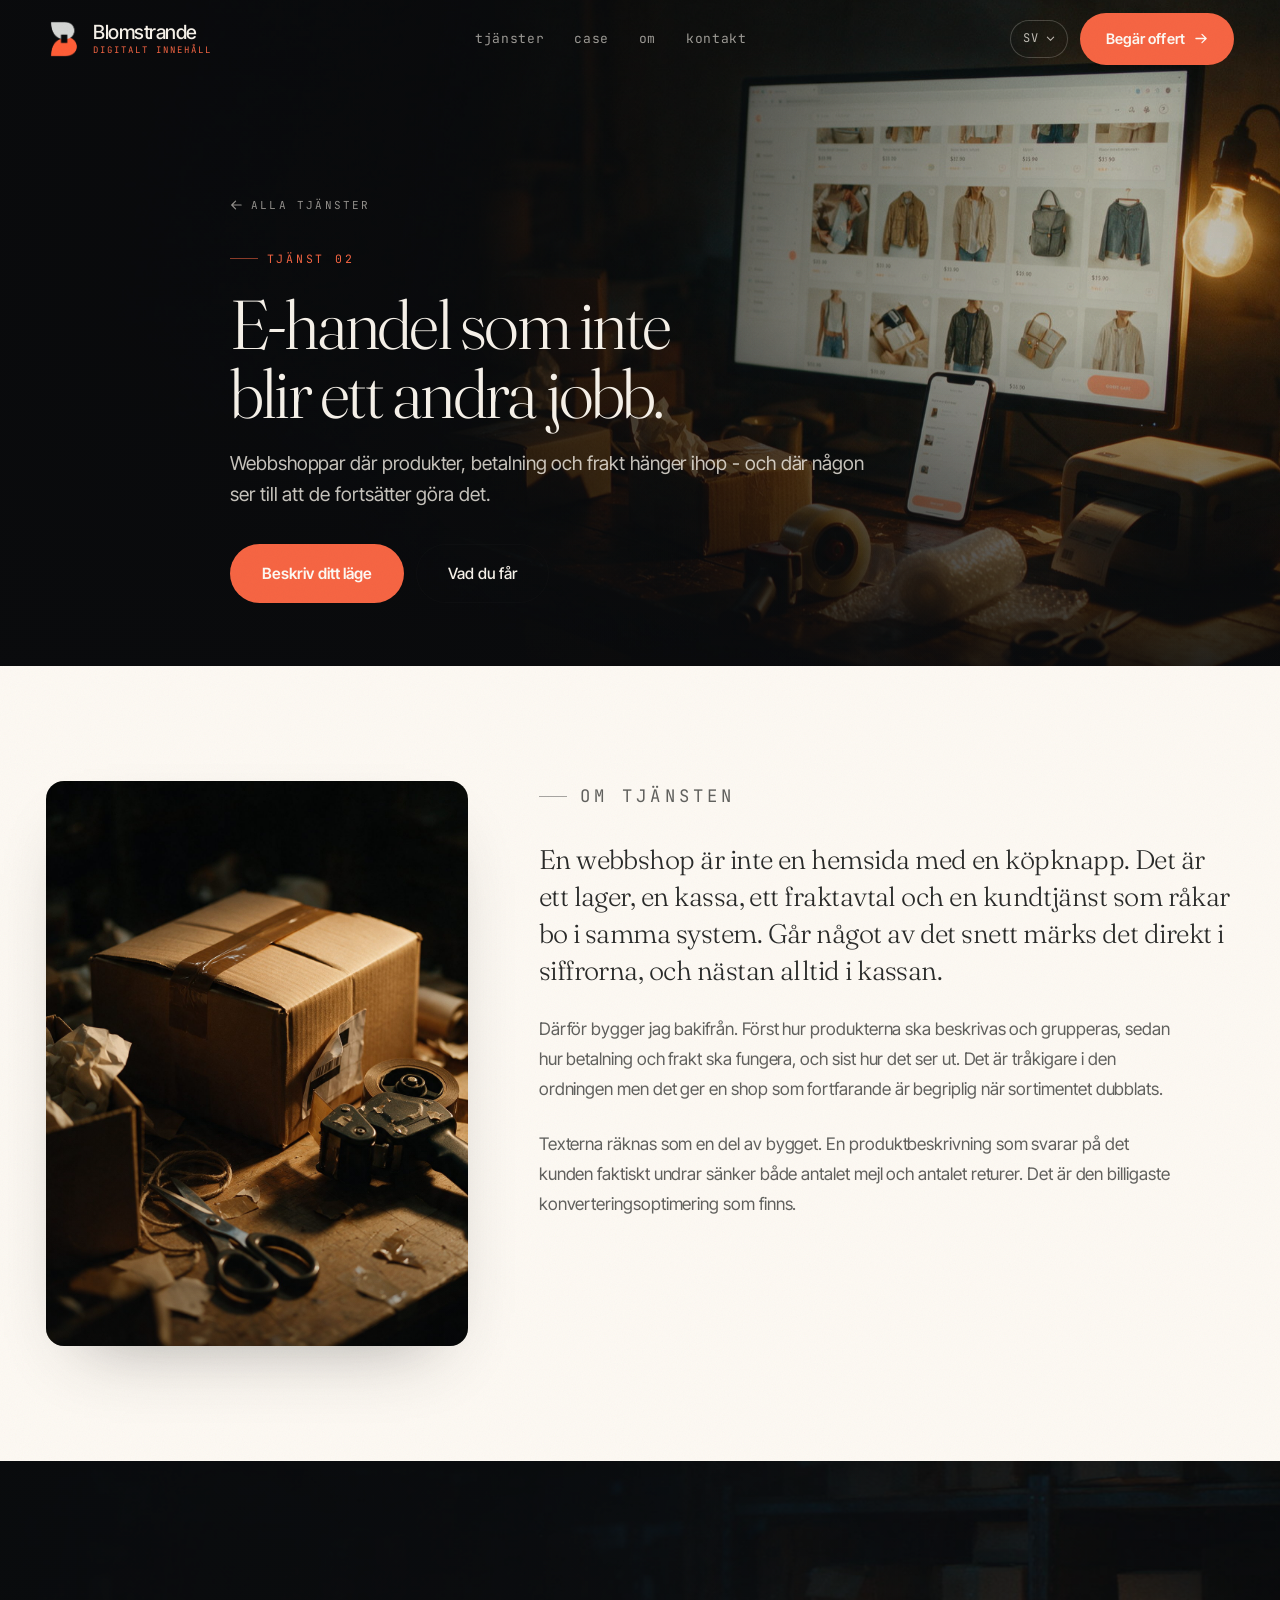
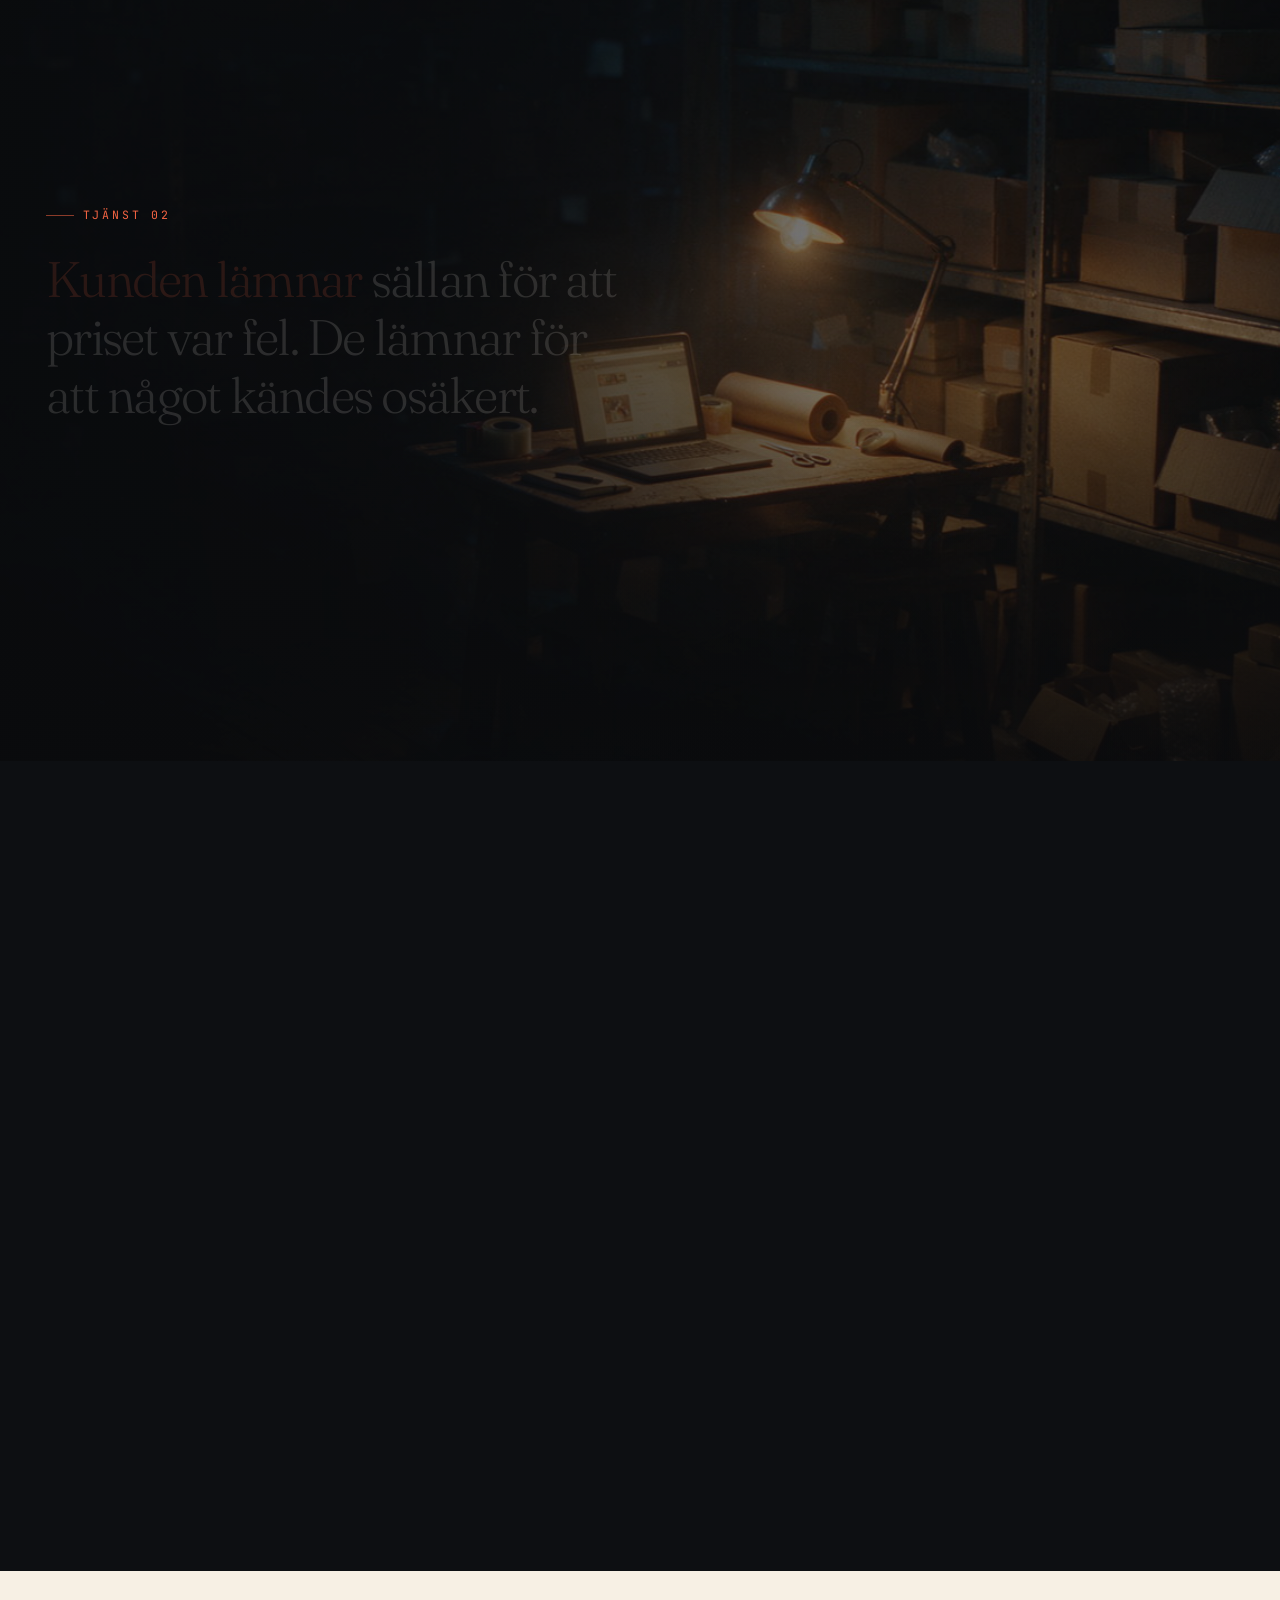
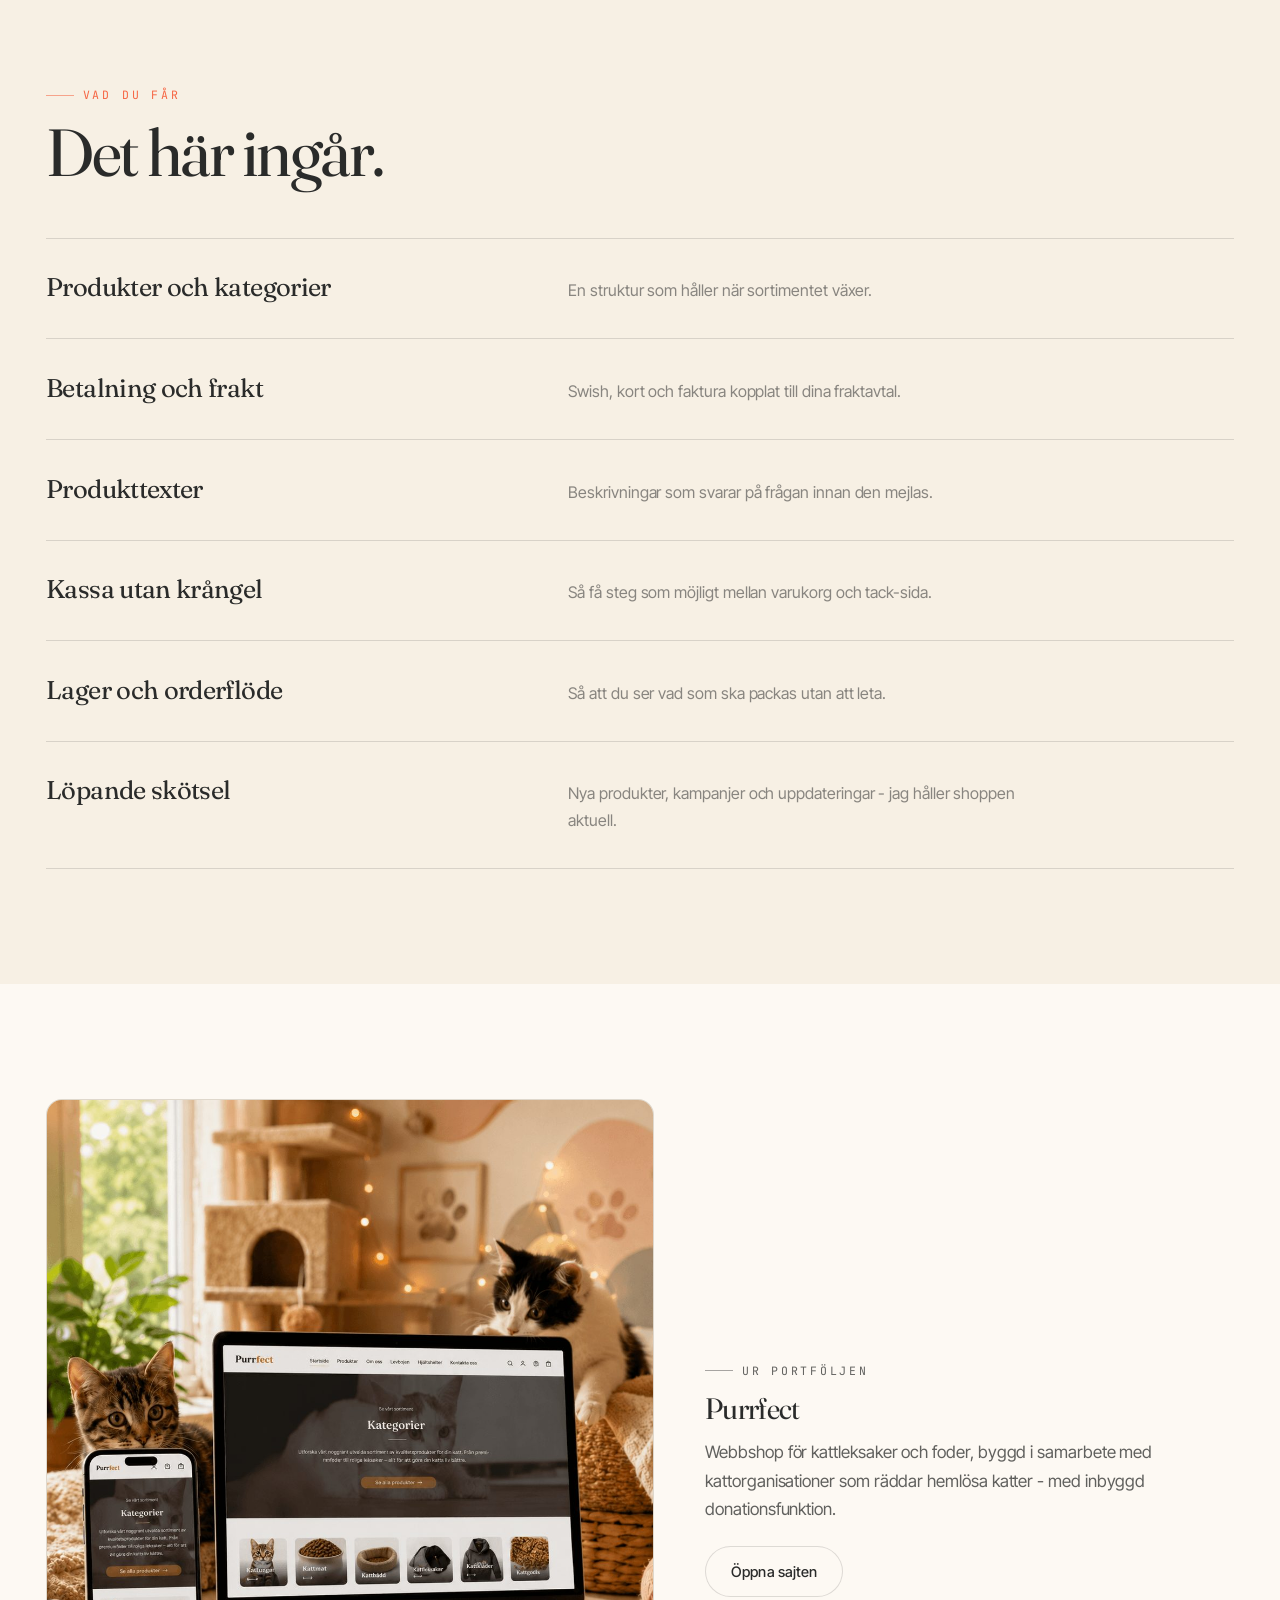
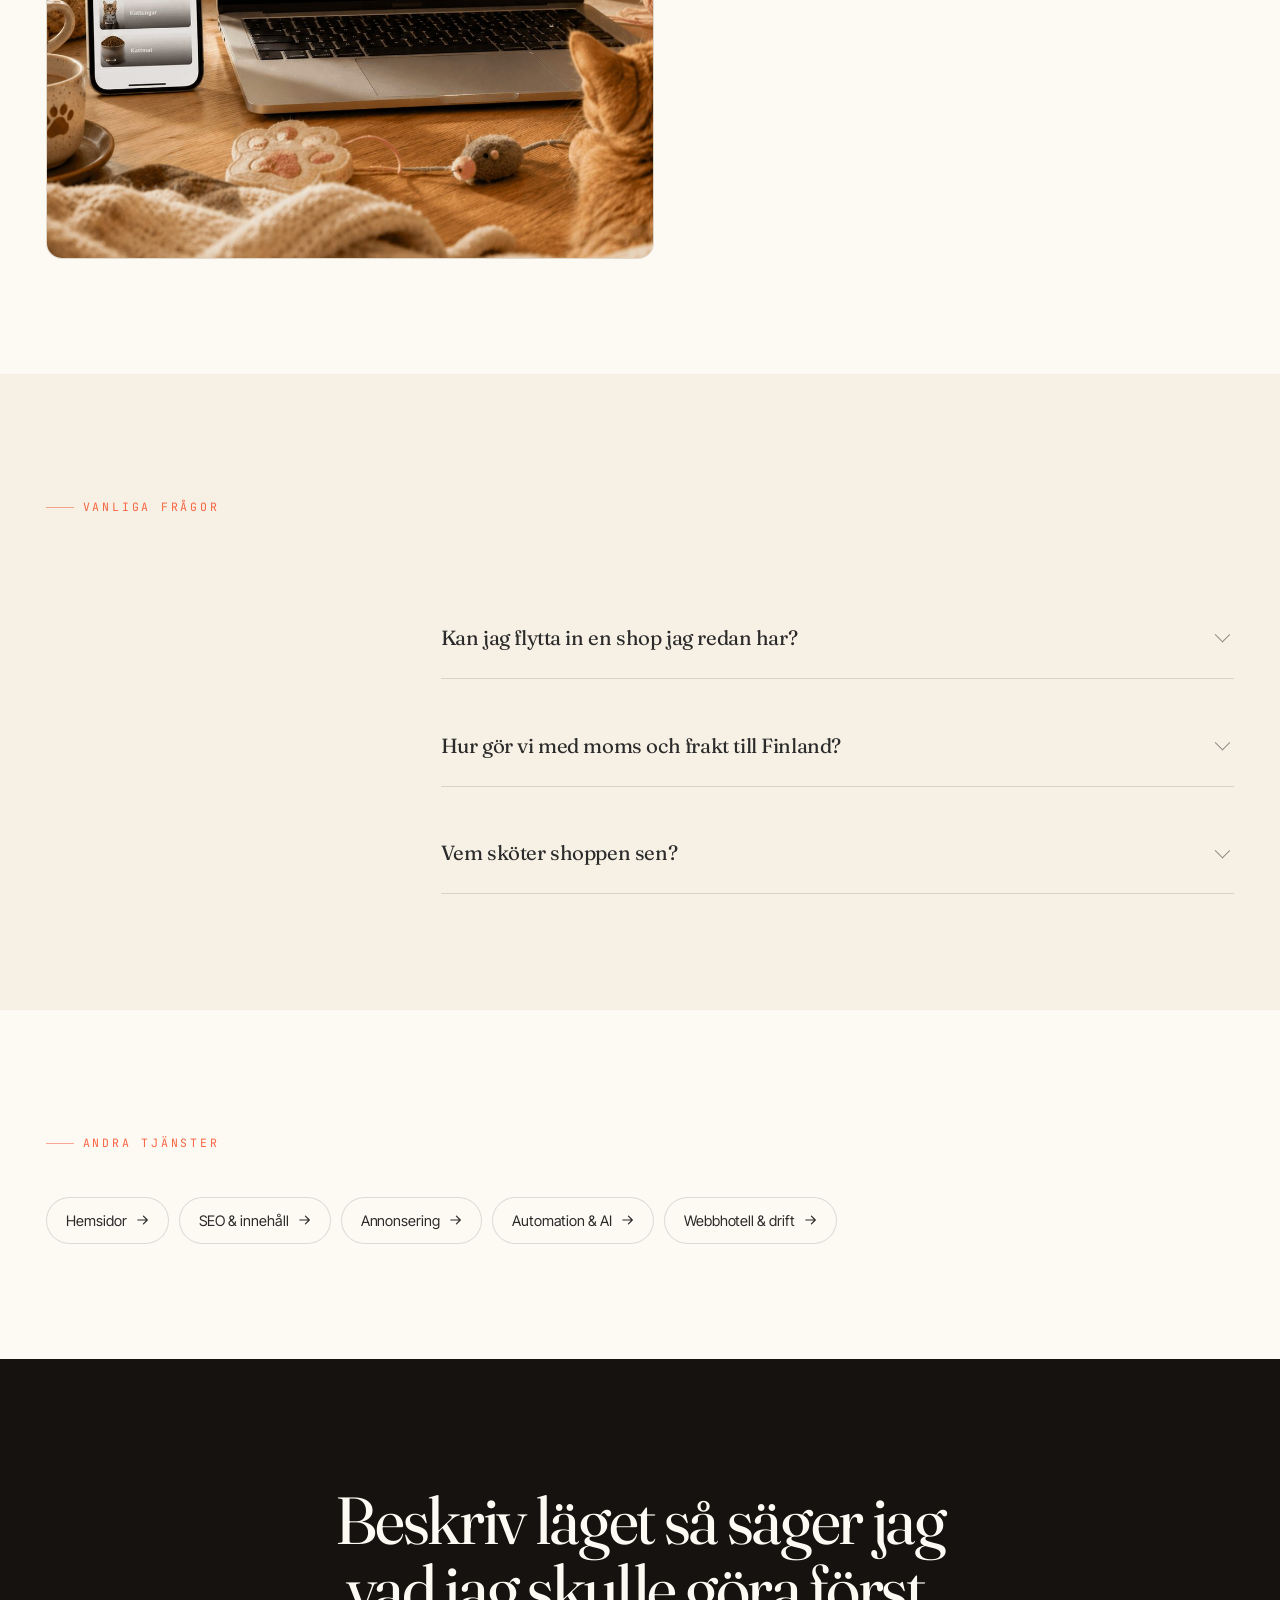
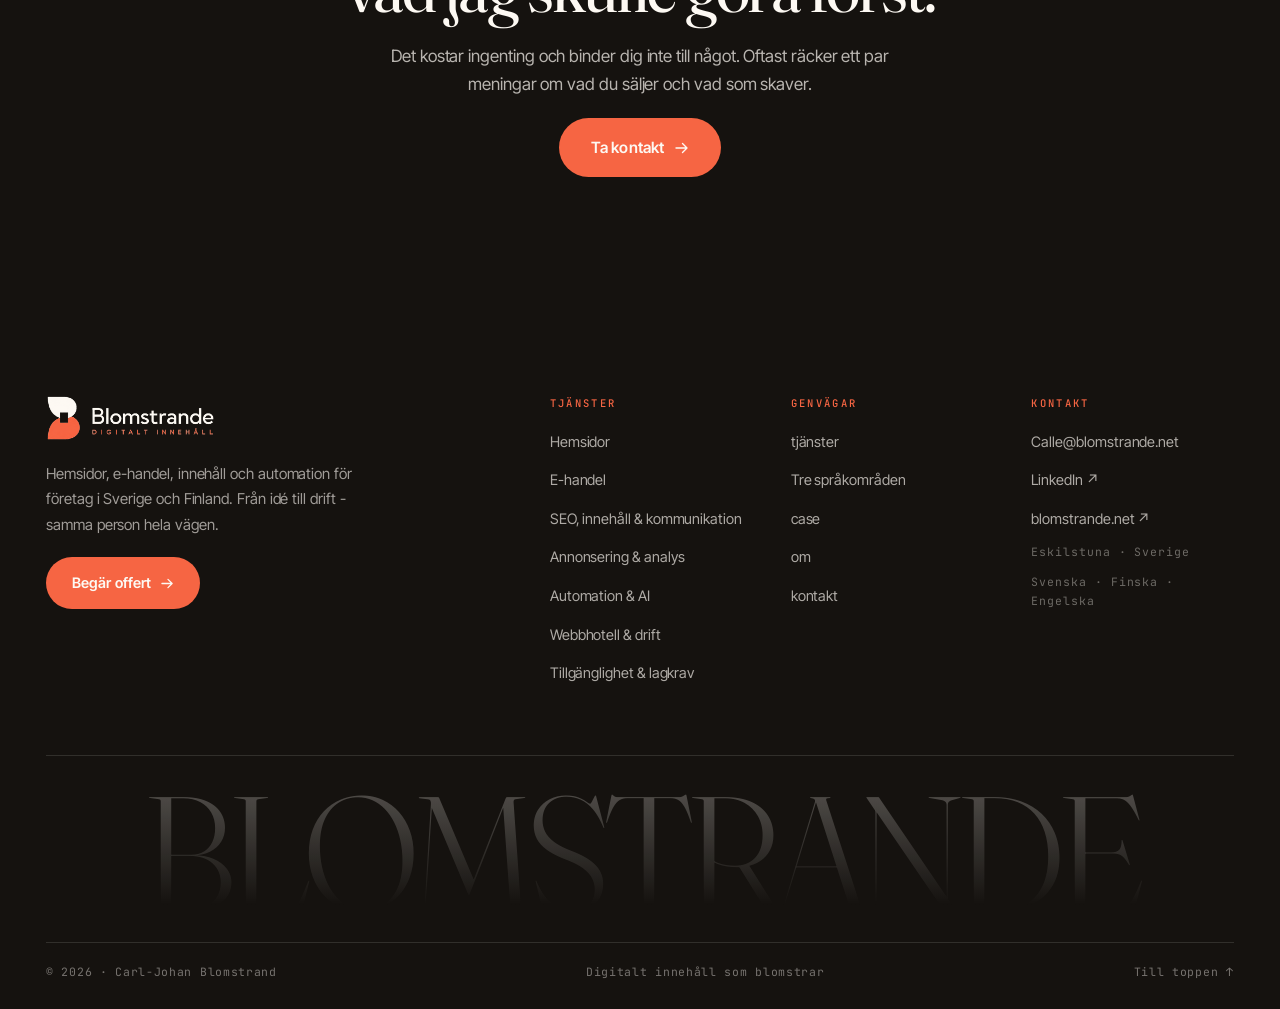
<file: tjanster/e-handel/index.html>
<!DOCTYPE html>
<html lang="sv" data-title-sv="E-handel som inte blir ett andra jobb. - Blomstrande" data-title-en="E-commerce that does not become a second job. - Blomstrande">
<head>
<meta charset="utf-8">
<meta name="viewport" content="width=device-width, initial-scale=1, viewport-fit=cover">
<title>E-handel som inte blir ett andra jobb. - Blomstrande</title>
<meta name="description" content="Webbshoppar där produkter, betalning och frakt hänger ihop - och där någon ser till att de fortsätter göra det.">
<meta name="theme-color" content="#FDF9F3">
<link rel="canonical" href="https://blomstrande.net/tjanster/e-handel/">

<meta property="og:type" content="article">
<meta property="og:title" content="E-handel som inte blir ett andra jobb. - Blomstrande">
<meta property="og:description" content="Webbshoppar där produkter, betalning och frakt hänger ihop - och där någon ser till att de fortsätter göra det.">
<meta property="og:url" content="https://blomstrande.net/tjanster/e-handel/">
<meta property="og:image" content="https://blomstrande.net/assets/sub-ehandel.jpg">
<meta property="og:site_name" content="Blomstrande">
<meta name="twitter:card" content="summary_large_image">
<meta name="twitter:image" content="https://blomstrande.net/assets/sub-ehandel.jpg">

<link rel="icon" href="../../assets/logo-mark.png">
<link rel="preconnect" href="https://fonts.googleapis.com">
<link rel="preconnect" href="https://fonts.gstatic.com" crossorigin>
<link rel="stylesheet" href="https://fonts.googleapis.com/css2?family=Fraunces:ital,opsz,wght@0,9..144,300;0,9..144,400;0,9..144,500;1,9..144,300;1,9..144,400&family=Inter+Tight:wght@300;400;500;600&family=JetBrains+Mono:wght@400;500&display=swap">
<link rel="stylesheet" href="../../styles.css">

<script>
  document.documentElement.className += ' js';
  if (matchMedia('(prefers-reduced-motion: reduce)').matches) {
    document.documentElement.className += ' reduce';
  }
  try {
    var l = localStorage.getItem('bl-lang');
    if (l === 'en' || l === 'sv') document.documentElement.lang = l;
  } catch (e) {}
</script>
</head>

<body class="sub">

<div class="grain" aria-hidden="true"></div>
<div class="progress" id="progress" aria-hidden="true"></div>
<a class="skip" href="#innehall" data-i18n="skip">Hoppa till innehållet</a>

<header class="nav" id="nav">
  <div class="nav__in wrap">
    <a class="brand" href="../../index.html" aria-label="Blomstrande - Digitalt innehåll">
      <img class="brand__mark" src="../../assets/logo-mark.png" alt="" width="200" height="191" aria-hidden="true">
      <span class="brand__txt"><b>Blomstrande</b><i data-i18n="brandSub">Digitalt innehåll</i></span>
    </a>
    <nav class="nav__links" aria-label="Huvudmeny">
      <a href="../../index.html#tjanster"><span data-i18n="navServices">tjänster</span></a>
      <a href="../../index.html#case"><span data-i18n="navWork">case</span></a>
      <a href="../../index.html#om"><span data-i18n="navAbout">om</span></a>
      <a href="../../index.html#kontakt"><span data-i18n="navContact">kontakt</span></a>
    </nav>
    <div class="nav__side">
      <div class="lang" id="lang">
        <button class="lang__btn" type="button" aria-haspopup="true" aria-expanded="false" id="langBtn">
          <span id="langCur">SV</span>
          <svg viewBox="0 0 10 10" width="9" height="9" aria-hidden="true"><path d="M1.5 3.5 5 7l3.5-3.5" fill="none" stroke="currentColor" stroke-width="1.2" stroke-linecap="round"/></svg>
        </button>
        <div class="lang__menu" role="menu">
          <button type="button" data-lang="sv" role="menuitem"><b>SV</b> Svenska</button>
          <button type="button" data-lang="en" role="menuitem"><b>EN</b> English</button>
        </div>
      </div>
      <a class="btn btn--gold" href="../../index.html#kontakt" data-magnetic>
        <span data-i18n="navCta">Begär offert</span>
        <svg class="btn__arw" viewBox="0 0 14 14" width="13" height="13" aria-hidden="true"><path d="M1 7h11M7.5 2.5 12 7l-4.5 4.5" fill="none" stroke="currentColor" stroke-width="1.35" stroke-linecap="round" stroke-linejoin="round"/></svg>
      </a>
      <button class="burger" id="burger" type="button" aria-label="Meny" aria-expanded="false"><span></span></button>
    </div>
  </div>
</header>

<div class="mobile" id="mobile">
  <nav class="mobile__nav">
    <a href="../../index.html#tjanster"><em>01</em> <span data-i18n="navServices">tjänster</span></a>
    <a href="../../index.html#case"><em>02</em> <span data-i18n="navWork">case</span></a>
    <a href="../../index.html#om"><em>03</em> <span data-i18n="navAbout">om</span></a>
    <a href="../../index.html#kontakt"><em>04</em> <span data-i18n="navContact">kontakt</span></a>
  </nav>
  <div class="mobile__foot">
    <a href="mailto:Calle@blomstrande.net">Calle@blomstrande.net</a>
    <span>Eskilstuna · SE</span>
  </div>
</div>

<main id="innehall">

<section class="subhero" id="toppen" data-spotlight>
  <div class="subhero__media" aria-hidden="true">
    <img src="../../assets/sub-ehandel.jpg" alt="" width="1920" height="1080" fetchpriority="high">
  </div>
  <div class="subhero__scrim" aria-hidden="true"></div>
  <div class="wrap subhero__in">
    <a class="tillbaka" href="../../index.html#tjanster">
      <svg viewBox="0 0 14 14" width="12" height="12" fill="none" aria-hidden="true"><path d="M13 7H2M6.5 2.5 2 7l4.5 4.5" stroke="currentColor" stroke-width="1.4" stroke-linecap="round" stroke-linejoin="round"/></svg>
      <span data-i18n="allaTjanster">Alla tjänster</span>
    </a>
    <p class="eyebrow" data-i18n="p2eyebrow">Tjänst 02</p>
    <h1 class="h1 subhero__h1" data-i18n="p2h1">E-handel som inte blir ett andra jobb.</h1>
    <p class="subhero__lead" data-i18n="p2lead">Webbshoppar där produkter, betalning och frakt hänger ihop - och där någon ser till att de fortsätter göra det.</p>
    <div class="subhero__cta">
      <a class="btn btn--gold btn--lg" href="../../index.html#kontakt" data-magnetic><span data-i18n="subCta">Beskriv ditt läge</span></a>
      <a class="btn btn--ghost btn--lg" href="#far" data-magnetic><span data-i18n="subCta2">Vad du får</span></a>
    </div>
  </div>
</section>

<section class="sektion">
  <div class="wrap intro">
    <figure class="intro__bild" data-reveal>
      <img src="../../assets/sub-e-handel-detalj.jpg" alt="" loading="lazy" width="1200" height="1600">
    </figure>
    <div class="intro__text">
      <p class="eyebrow" data-reveal><span data-i18n="omTjansten">Om tjänsten</span></p>
        <p data-reveal data-i18n="p2p0">En webbshop är inte en hemsida med en köpknapp. Det är ett lager, en kassa, ett fraktavtal och en kundtjänst som råkar bo i samma system. Går något av det snett märks det direkt i siffrorna, och nästan alltid i kassan.</p>
        <p data-reveal data-i18n="p2p1">Därför bygger jag bakifrån. Först hur produkterna ska beskrivas och grupperas, sedan hur betalning och frakt ska fungera, och sist hur det ser ut. Det är tråkigare i den ordningen men det ger en shop som fortfarande är begriplig när sortimentet dubblats.</p>
        <p data-reveal data-i18n="p2p2">Texterna räknas som en del av bygget. En produktbeskrivning som svarar på det kunden faktiskt undrar sänker både antalet mejl och antalet returer. Det är den billigaste konverteringsoptimering som finns.</p>
    </div>
  </div>
</section>

<!-- Bandet: bilden nålas fast och meningen tänds ord för ord med scrollen.
     Klippningen ligger i __pin, aldrig på sektionen - overflow:hidden på en
     förälder skapar en scroll-container och dödar position:sticky. -->
<section class="tband">
  <div class="tband__bg" aria-hidden="true">
    <div class="tband__pin"><img src="../../assets/sub-e-handel-band.jpg" alt="" loading="lazy" width="2560" height="1097"></div>
  </div>
  <div class="tband__track" data-scrub-track>
    <div class="tband__sticky">
      <div class="wrap">
        <p class="eyebrow eyebrow--light"><span data-i18n="p2eyebrow">Tjänst 02</span></p>
        <p class="scrub" data-scrub-text data-i18n="p2band">Kunden lämnar sällan för att priset var fel. De lämnar för att något kändes osäkert.</p>
      </div>
    </div>
  </div>
</section>

<section class="sektion sektion--band" id="far">
  <div class="wrap">
    <div class="sub__head">
      <p class="eyebrow" data-reveal><span data-i18n="duFar">Vad du får</span></p>
      <h2 class="h2" data-reveal data-i18n="duFarTitel">Det här ingår.</h2>
    </div>
    <ol class="far" data-reveal-group>
        <li data-reveal>
          <h3 data-i18n="p2f0t">Produkter och kategorier</h3>
          <p data-i18n="p2f0b">En struktur som håller när sortimentet växer.</p>
        </li>
        <li data-reveal>
          <h3 data-i18n="p2f1t">Betalning och frakt</h3>
          <p data-i18n="p2f1b">Swish, kort och faktura kopplat till dina fraktavtal.</p>
        </li>
        <li data-reveal>
          <h3 data-i18n="p2f2t">Produkttexter</h3>
          <p data-i18n="p2f2b">Beskrivningar som svarar på frågan innan den mejlas.</p>
        </li>
        <li data-reveal>
          <h3 data-i18n="p2f3t">Kassa utan krångel</h3>
          <p data-i18n="p2f3b">Så få steg som möjligt mellan varukorg och tack-sida.</p>
        </li>
        <li data-reveal>
          <h3 data-i18n="p2f4t">Lager och orderflöde</h3>
          <p data-i18n="p2f4b">Så att du ser vad som ska packas utan att leta.</p>
        </li>
        <li data-reveal>
          <h3 data-i18n="p2f5t">Löpande skötsel</h3>
          <p data-i18n="p2f5b">Nya produkter, kampanjer och uppdateringar - jag håller shoppen aktuell.</p>
        </li>
    </ol>
  </div>
</section>

<section class="sektion">
  <div class="wrap casebox" data-reveal>
    <figure class="casebox__media"><img src="../../assets/purrfect-case.jpg" alt="Purrfect" loading="lazy" width="1200" height="800"></figure>
    <div class="casebox__body">
      <p class="eyebrow"><span data-i18n="uttag">Ur portföljen</span></p>
      <h2 class="h3">Purrfect</h2>
      <p data-i18n="p2caseb">Webbshop för kattleksaker och foder, byggd i samarbete med kattorganisationer som räddar hemlösa katter - med inbyggd donationsfunktion.</p>
      <div class="casebox__cta"><a class="btn btn--ghost" href="https://purrfect.se" target="_blank" rel="noopener"><span data-i18n="caseOpen">Öppna sajten</span></a></div>
    </div>
  </div>
</section>

<section class="sektion sektion--band">
  <div class="wrap sub__grid">
    <div class="sub__aside">
      <p class="eyebrow" data-reveal><span data-i18n="vanliga">Vanliga frågor</span></p>
    </div>
    <div class="sub__prose">
        <details class="fq" data-reveal>
          <summary><span data-i18n="p2q0f">WooCommerce eller något annat?</span></summary>
          <p data-i18n="p2q0s">WooCommerce för de flesta - det sitter i WordPress, kostar inget i månaden och går att bygga ut. Har du hundratals ordrar i veckan eller ovanliga krav på lager tittar vi på annat först.</p>
        </details>
        <details class="fq" data-reveal>
          <summary><span data-i18n="p2q1f">Kan jag flytta in en shop jag redan har?</span></summary>
          <p data-i18n="p2q1s">Ja. Produkter, kunder och ordrar går oftast att flytta med. Det som kräver mest omsorg är adresserna, så att gamla länkar och Googles register inte pekar i tomma luften.</p>
        </details>
        <details class="fq" data-reveal>
          <summary><span data-i18n="p2q2f">Hur gör vi med moms och frakt till Finland?</span></summary>
          <p data-i18n="p2q2s">Det ställs in i shoppen och följer var kunden bor. Jag sätter upp det, och skriver ner hur det fungerar så att din bokföring inte behöver gissa.</p>
        </details>
        <details class="fq" data-reveal>
          <summary><span data-i18n="p2q3f">Vem sköter shoppen sen?</span></summary>
          <p data-i18n="p2q3s">Jag. Produkter läggs upp, kampanjer byts och systemet hålls uppdaterat som löpande tjänst - du hör av dig när något ska in, resten sköter sig.</p>
        </details>
    </div>
  </div>
</section>

<section class="sektion vidare">
  <div class="wrap">
    <p class="eyebrow" data-reveal><span data-i18n="andraTjanster">Andra tjänster</span></p>
    <div class="vidare__rad" data-reveal>
        <a class="vidare__i" href="../hemsidor/index.html"><span>Hemsidor</span><svg viewBox="0 0 14 14" width="12" height="12" fill="none" aria-hidden="true"><path d="M1 7h11M7.5 2.5 12 7l-4.5 4.5" stroke="currentColor" stroke-width="1.4" stroke-linecap="round" stroke-linejoin="round"/></svg></a>
        <a class="vidare__i" href="../seo-innehall/index.html"><span>SEO & innehåll</span><svg viewBox="0 0 14 14" width="12" height="12" fill="none" aria-hidden="true"><path d="M1 7h11M7.5 2.5 12 7l-4.5 4.5" stroke="currentColor" stroke-width="1.4" stroke-linecap="round" stroke-linejoin="round"/></svg></a>
        <a class="vidare__i" href="../annonsering-analys/index.html"><span>Annonsering</span><svg viewBox="0 0 14 14" width="12" height="12" fill="none" aria-hidden="true"><path d="M1 7h11M7.5 2.5 12 7l-4.5 4.5" stroke="currentColor" stroke-width="1.4" stroke-linecap="round" stroke-linejoin="round"/></svg></a>
        <a class="vidare__i" href="../automation-ai/index.html"><span>Automation & AI</span><svg viewBox="0 0 14 14" width="12" height="12" fill="none" aria-hidden="true"><path d="M1 7h11M7.5 2.5 12 7l-4.5 4.5" stroke="currentColor" stroke-width="1.4" stroke-linecap="round" stroke-linejoin="round"/></svg></a>
        <a class="vidare__i" href="../webbhotell-drift/index.html"><span>Webbhotell & drift</span><svg viewBox="0 0 14 14" width="12" height="12" fill="none" aria-hidden="true"><path d="M1 7h11M7.5 2.5 12 7l-4.5 4.5" stroke="currentColor" stroke-width="1.4" stroke-linecap="round" stroke-linejoin="round"/></svg></a>
    </div>
  </div>
</section>

<section class="subslut">
  <div class="wrap subslut__in" data-reveal>
    <h2 class="h2" data-i18n="subSlutTitel">Beskriv läget så säger jag vad jag skulle göra först.</h2>
    <p data-i18n="subSlutText">Det kostar ingenting och binder dig inte till något. Oftast räcker ett par meningar om vad du säljer och vad som skaver.</p>
    <a class="btn btn--gold btn--lg" href="../../index.html#kontakt" data-magnetic>
      <span data-i18n="subSlutCta">Ta kontakt</span>
      <svg class="btn__arw" viewBox="0 0 14 14" width="14" height="14" aria-hidden="true"><path d="M1 7h11M7.5 2.5 12 7l-4.5 4.5" fill="none" stroke="currentColor" stroke-width="1.35" stroke-linecap="round" stroke-linejoin="round"/></svg>
    </a>
  </div>
</section>

</main>

<!-- Samma sidfot som startsidan. Klasserna måste matcha styles.css exakt -
     en egen, förenklad sidfot här hamnade helt ostylad, eftersom
     .foot__in / .foot__mail / .foot__ort aldrig funnits i stilmallen. -->
<footer class="foot">
  <div class="wrap">

    <div class="foot__top">
      <div class="foot__brand">
        <img class="foot__logo" src="../../assets/logo-light.png" alt="Blomstrande Digitalt Innehåll" width="621" height="169">
        <p data-i18n="footBlurb">Hemsidor, e-handel, innehåll och automation för företag i Sverige och Finland. Från idé till drift - samma person hela vägen.</p>
        <a class="btn btn--gold" href="../../index.html#kontakt" data-magnetic>
          <span data-i18n="footCta">Begär offert</span>
          <svg class="btn__arw" viewBox="0 0 14 14" width="13" height="13" aria-hidden="true"><path d="M1 7h11M7.5 2.5 12 7l-4.5 4.5" fill="none" stroke="currentColor" stroke-width="1.35" stroke-linecap="round" stroke-linejoin="round"/></svg>
        </a>
      </div>

      <nav class="foot__cols" aria-label="Sidfot">
        <div>
          <h3 data-i18n="footServices">Tjänster</h3>
          <ul>
            <li><a href="../../tjanster/hemsidor/index.html" data-i18n="v1t">Hemsidor</a></li>
            <li><a href="../../tjanster/e-handel/index.html" data-i18n="v2t">E-handel</a></li>
            <li><a href="../../tjanster/seo-innehall/index.html" data-i18n="v3t">SEO, innehåll &amp; kommunikation</a></li>
            <li><a href="../../tjanster/annonsering-analys/index.html" data-i18n="v4t">Annonsering &amp; analys</a></li>
            <li><a href="../../tjanster/automation-ai/index.html" data-i18n="v5t">Automation &amp; AI</a></li>
            <li><a href="../../tjanster/webbhotell-drift/index.html" data-i18n="v6t">Webbhotell &amp; drift</a></li>
          <li><a href="../../tjanster/tillganglighet/index.html" data-i18n="v7t">Tillgänglighet &amp; lagkrav</a></li>
          </ul>
        </div>
        <div>
          <h3 data-i18n="footNav">Genvägar</h3>
          <ul>
            <li><a href="../../index.html#tjanster" data-i18n="navServices">tjänster</a></li>
            <li><a href="../../index.html#marknader" data-i18n="splitEyebrow">Tre språkområden</a></li>
            <li><a href="../../index.html#case" data-i18n="navWork">case</a></li>
            <li><a href="../../index.html#om" data-i18n="navAbout">om</a></li>
            <li><a href="../../index.html#kontakt" data-i18n="navContact">kontakt</a></li>
          </ul>
        </div>
        <div>
          <h3 data-i18n="footContact">Kontakt</h3>
          <ul>
            <li><a href="mailto:Calle@blomstrande.net">Calle@blomstrande.net</a></li>
            <li><a href="https://www.linkedin.com/" target="_blank" rel="noopener">LinkedIn ↗</a></li>
            <li><a href="https://blomstrande.net" target="_blank" rel="noopener">blomstrande.net ↗</a></li>
            <li class="foot__place">Eskilstuna · Sverige</li>
            <li class="foot__place" data-i18n="footLangs">Svenska · Finska · Engelska</li>
          </ul>
        </div>
      </nav>
    </div>

    <div class="foot__word" aria-hidden="true"><span>BLOMSTRANDE</span></div>

    <div class="foot__bar">
      <span>© 2026 · Carl-Johan Blomstrand</span>
      <span data-i18n="footTag">Digitalt innehåll som blomstrar</span>
      <a href="#toppen" class="foot__toTop"><span data-i18n="footTop">Till toppen</span> <i>↑</i></a>
    </div>

  </div>
</footer>

<script src="../../i18n.js"></script>
<script src="../../assets/i18n-tjanster.js"></script>
<script src="../../app.js"></script>
</body>
</html>
</file>
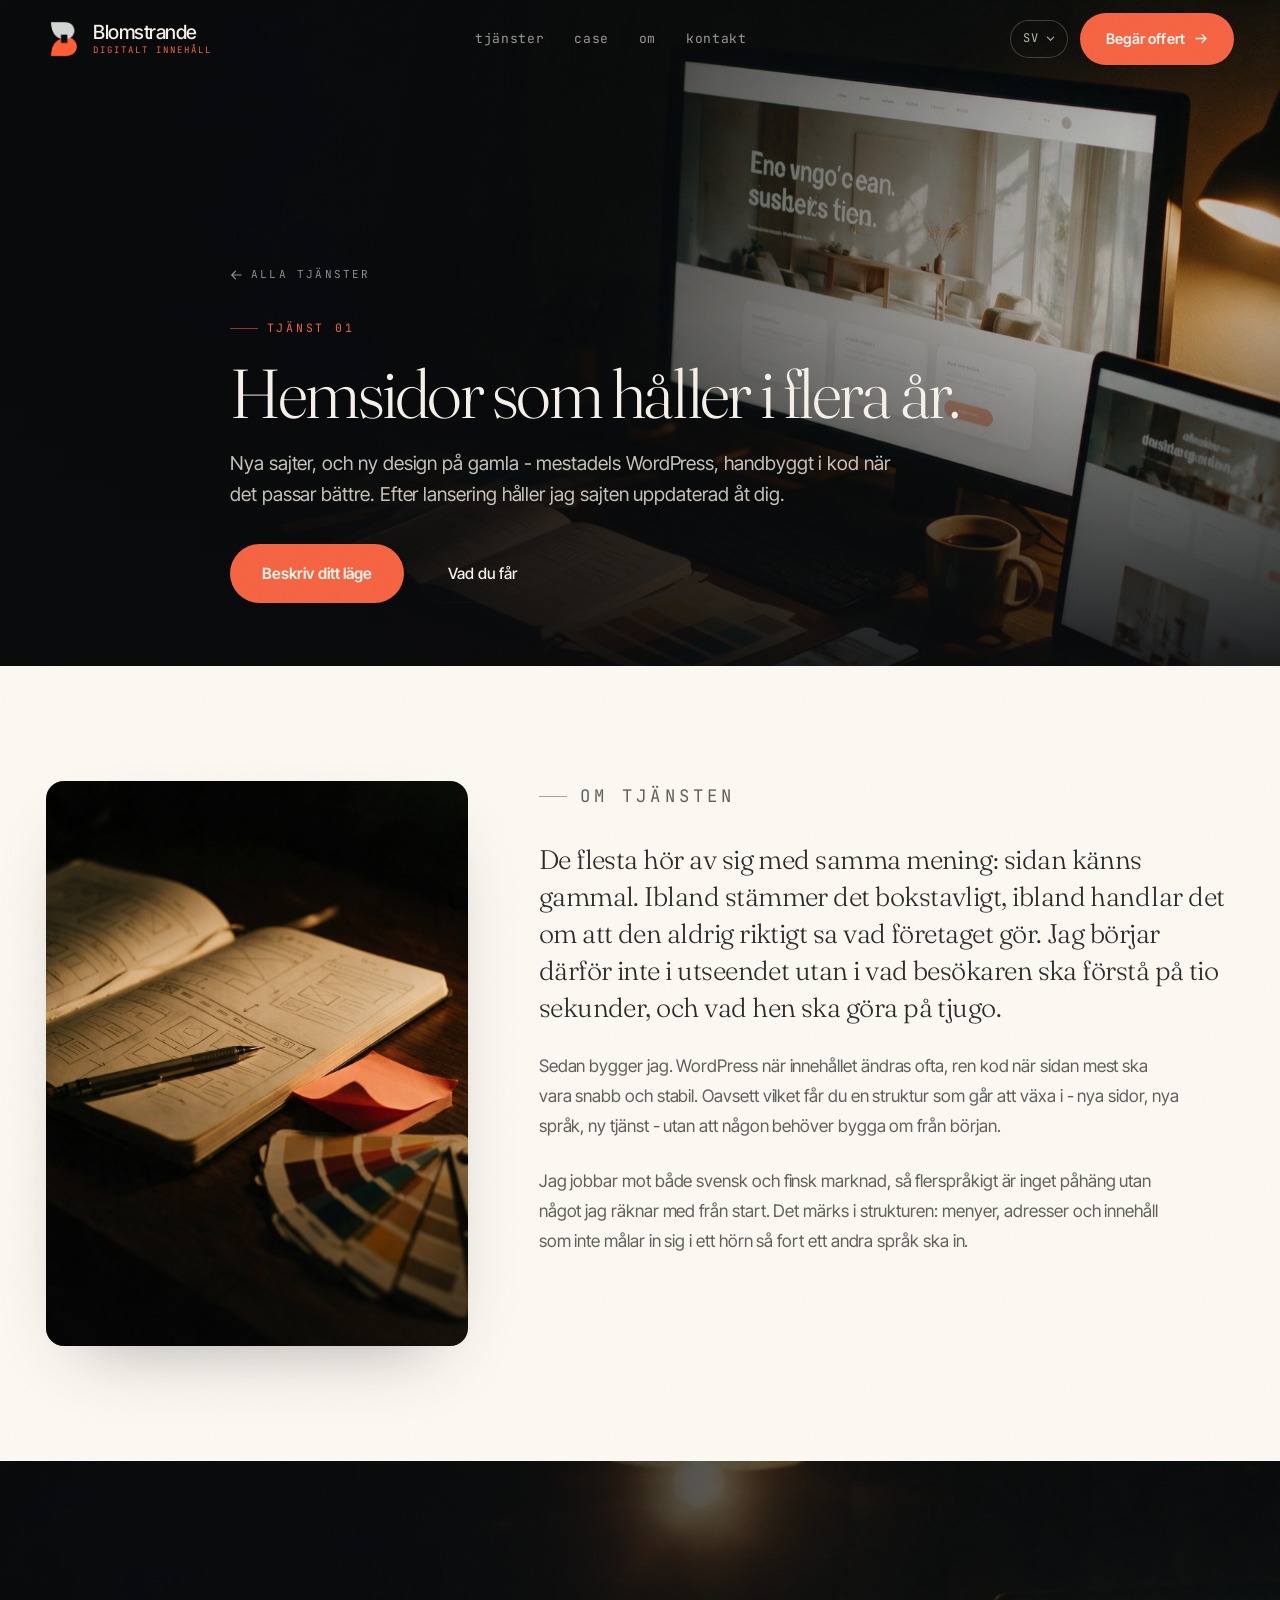
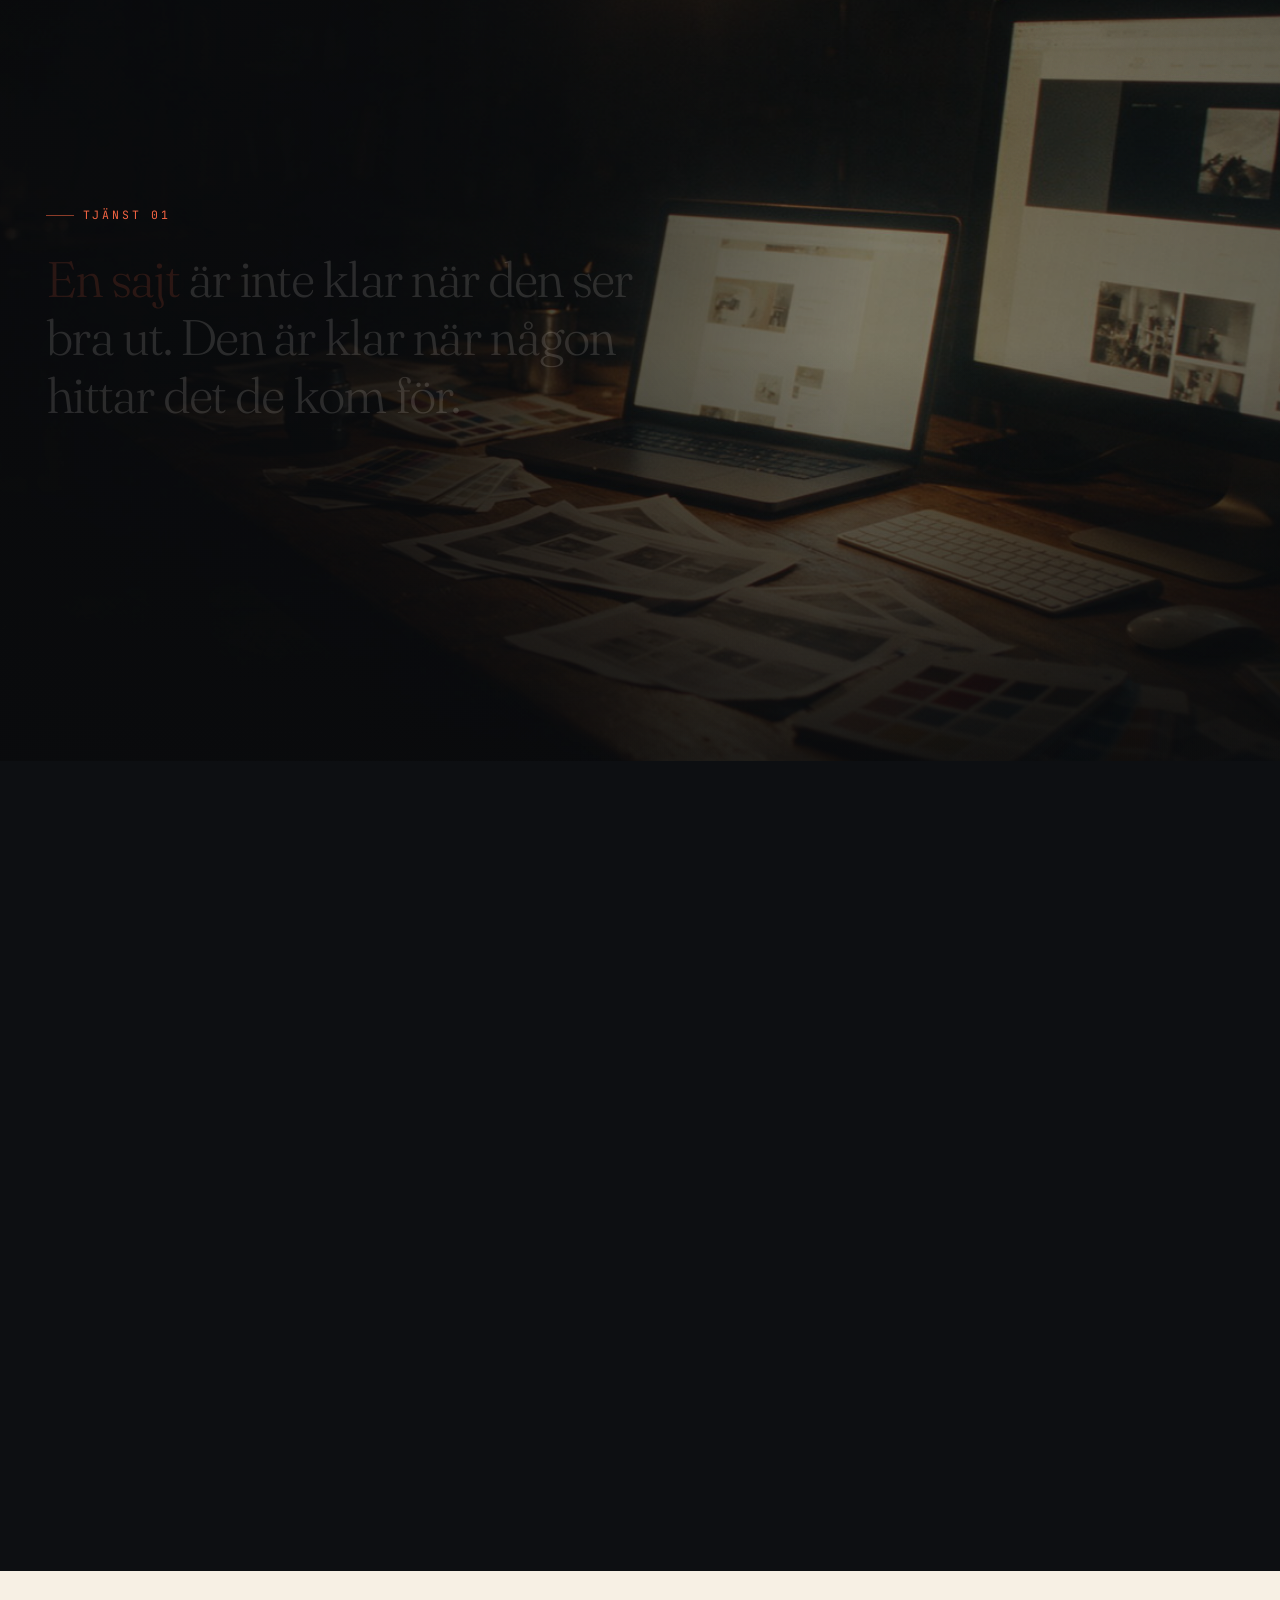
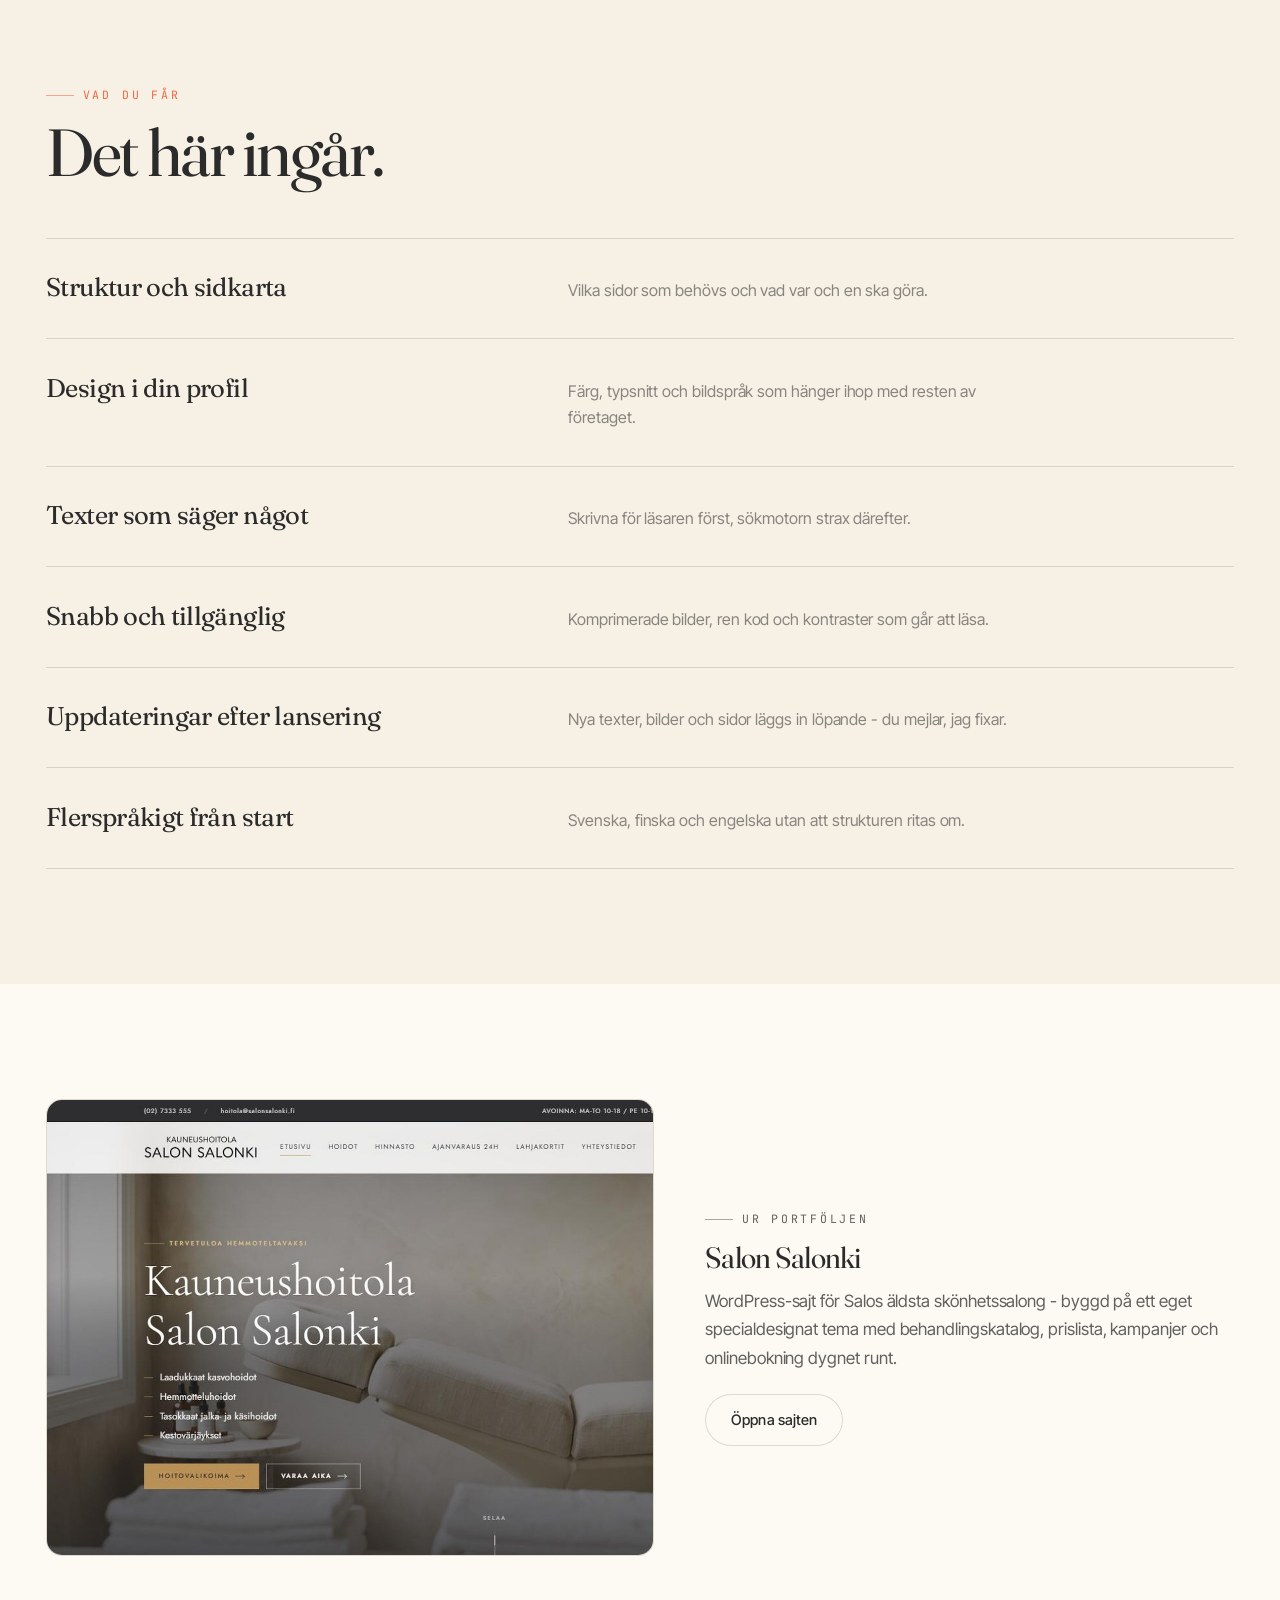
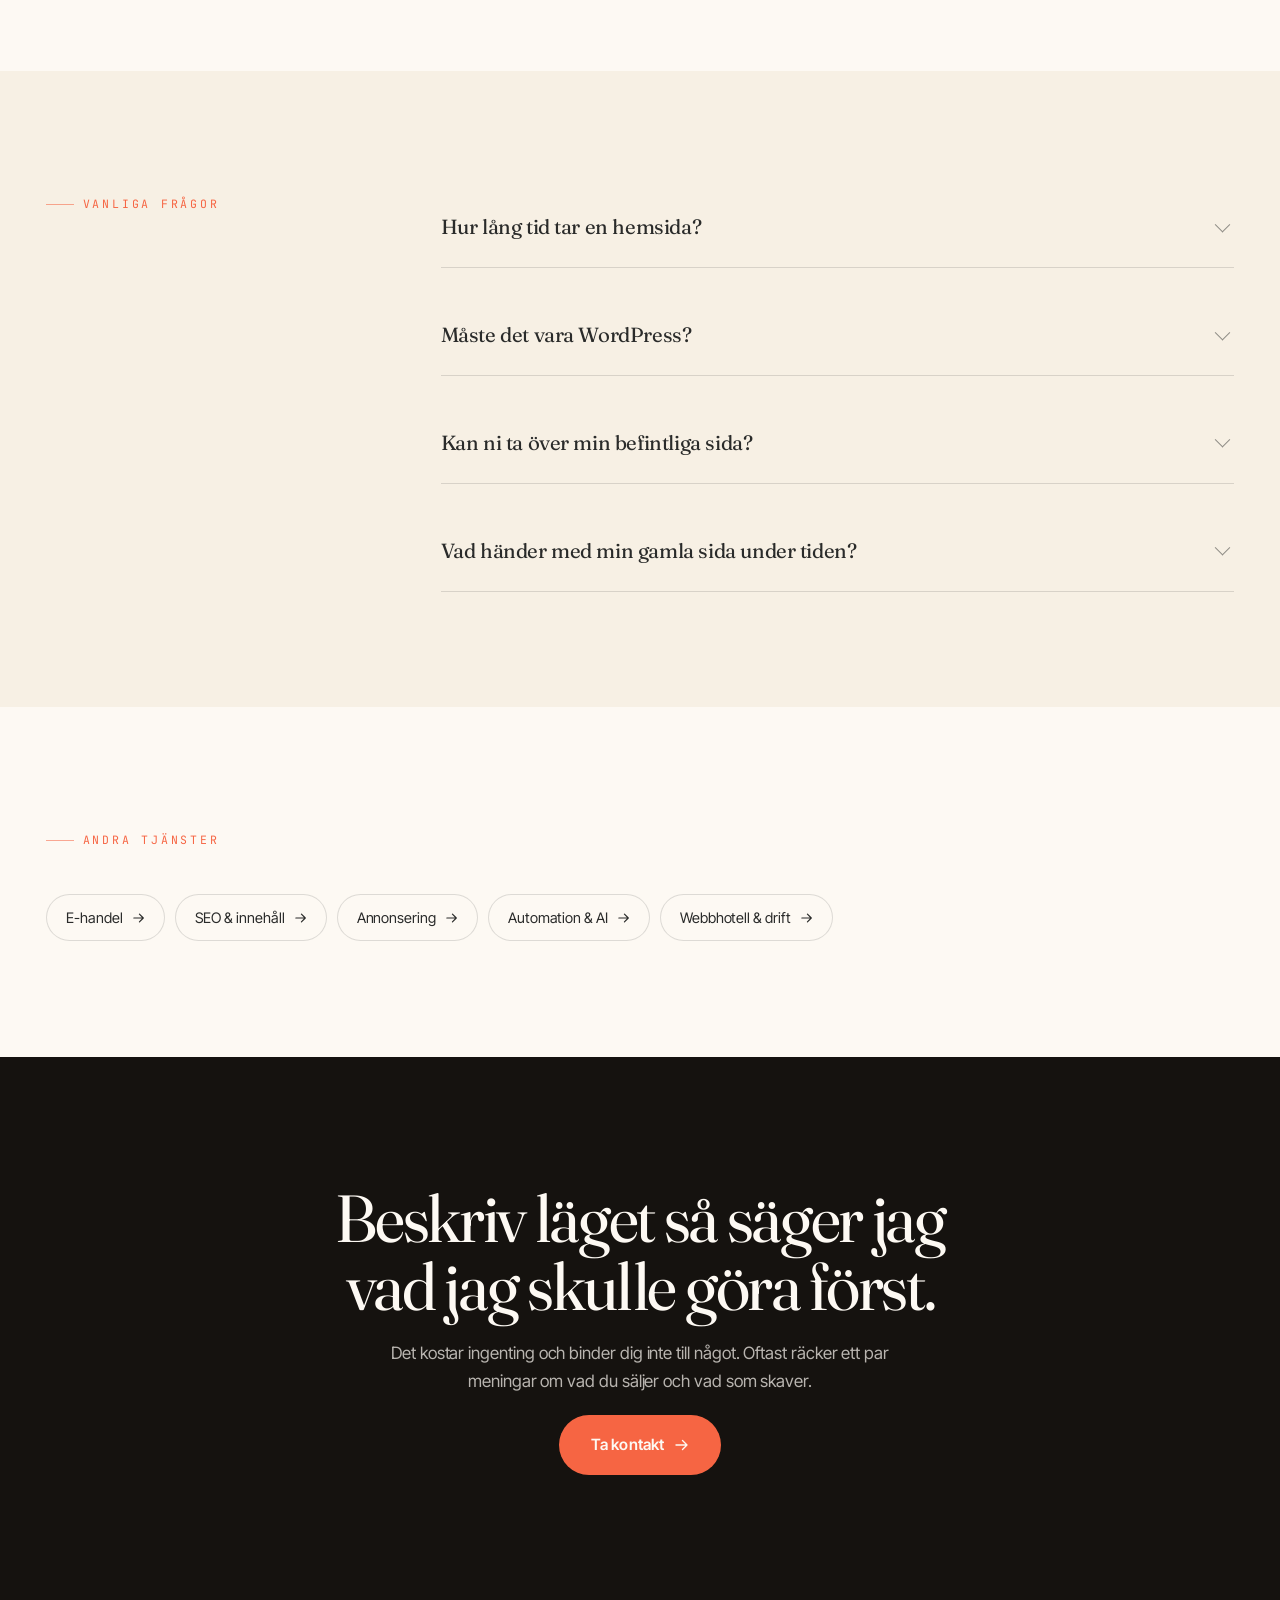
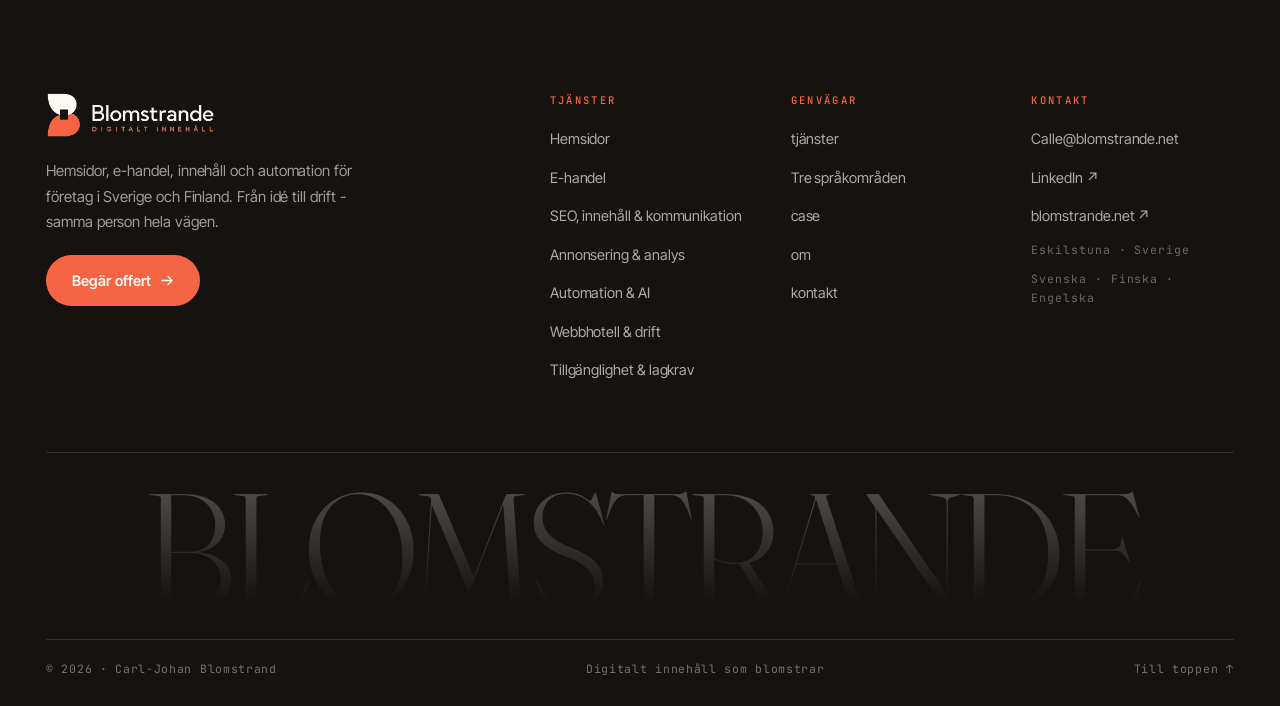
<file: tjanster/hemsidor/index.html>
<!DOCTYPE html>
<html lang="sv" data-title-sv="Hemsidor som håller i flera år. - Blomstrande" data-title-en="Websites built to last for years. - Blomstrande">
<head>
<meta charset="utf-8">
<meta name="viewport" content="width=device-width, initial-scale=1, viewport-fit=cover">
<title>Hemsidor som håller i flera år. - Blomstrande</title>
<meta name="description" content="Nya sajter, och ny design på gamla - mestadels WordPress, handbyggt i kod när det passar bättre. Efter lansering håller jag sajten uppdaterad åt dig.">
<meta name="theme-color" content="#FDF9F3">
<link rel="canonical" href="https://blomstrande.net/tjanster/hemsidor/">

<meta property="og:type" content="article">
<meta property="og:title" content="Hemsidor som håller i flera år. - Blomstrande">
<meta property="og:description" content="Nya sajter, och ny design på gamla - mestadels WordPress, handbyggt i kod när det passar bättre. Efter lansering håller jag sajten uppdaterad åt dig.">
<meta property="og:url" content="https://blomstrande.net/tjanster/hemsidor/">
<meta property="og:image" content="https://blomstrande.net/assets/sub-hemsidor.jpg">
<meta property="og:site_name" content="Blomstrande">
<meta name="twitter:card" content="summary_large_image">
<meta name="twitter:image" content="https://blomstrande.net/assets/sub-hemsidor.jpg">

<link rel="icon" href="../../assets/logo-mark.png">
<link rel="preconnect" href="https://fonts.googleapis.com">
<link rel="preconnect" href="https://fonts.gstatic.com" crossorigin>
<link rel="stylesheet" href="https://fonts.googleapis.com/css2?family=Fraunces:ital,opsz,wght@0,9..144,300;0,9..144,400;0,9..144,500;1,9..144,300;1,9..144,400&family=Inter+Tight:wght@300;400;500;600&family=JetBrains+Mono:wght@400;500&display=swap">
<link rel="stylesheet" href="../../styles.css">

<script>
  document.documentElement.className += ' js';
  if (matchMedia('(prefers-reduced-motion: reduce)').matches) {
    document.documentElement.className += ' reduce';
  }
  try {
    var l = localStorage.getItem('bl-lang');
    if (l === 'en' || l === 'sv') document.documentElement.lang = l;
  } catch (e) {}
</script>
</head>

<body class="sub">

<div class="grain" aria-hidden="true"></div>
<div class="progress" id="progress" aria-hidden="true"></div>
<a class="skip" href="#innehall" data-i18n="skip">Hoppa till innehållet</a>

<header class="nav" id="nav">
  <div class="nav__in wrap">
    <a class="brand" href="../../index.html" aria-label="Blomstrande - Digitalt innehåll">
      <img class="brand__mark" src="../../assets/logo-mark.png" alt="" width="200" height="191" aria-hidden="true">
      <span class="brand__txt"><b>Blomstrande</b><i data-i18n="brandSub">Digitalt innehåll</i></span>
    </a>
    <nav class="nav__links" aria-label="Huvudmeny">
      <a href="../../index.html#tjanster"><span data-i18n="navServices">tjänster</span></a>
      <a href="../../index.html#case"><span data-i18n="navWork">case</span></a>
      <a href="../../index.html#om"><span data-i18n="navAbout">om</span></a>
      <a href="../../index.html#kontakt"><span data-i18n="navContact">kontakt</span></a>
    </nav>
    <div class="nav__side">
      <div class="lang" id="lang">
        <button class="lang__btn" type="button" aria-haspopup="true" aria-expanded="false" id="langBtn">
          <span id="langCur">SV</span>
          <svg viewBox="0 0 10 10" width="9" height="9" aria-hidden="true"><path d="M1.5 3.5 5 7l3.5-3.5" fill="none" stroke="currentColor" stroke-width="1.2" stroke-linecap="round"/></svg>
        </button>
        <div class="lang__menu" role="menu">
          <button type="button" data-lang="sv" role="menuitem"><b>SV</b> Svenska</button>
          <button type="button" data-lang="en" role="menuitem"><b>EN</b> English</button>
        </div>
      </div>
      <a class="btn btn--gold" href="../../index.html#kontakt" data-magnetic>
        <span data-i18n="navCta">Begär offert</span>
        <svg class="btn__arw" viewBox="0 0 14 14" width="13" height="13" aria-hidden="true"><path d="M1 7h11M7.5 2.5 12 7l-4.5 4.5" fill="none" stroke="currentColor" stroke-width="1.35" stroke-linecap="round" stroke-linejoin="round"/></svg>
      </a>
      <button class="burger" id="burger" type="button" aria-label="Meny" aria-expanded="false"><span></span></button>
    </div>
  </div>
</header>

<div class="mobile" id="mobile">
  <nav class="mobile__nav">
    <a href="../../index.html#tjanster"><em>01</em> <span data-i18n="navServices">tjänster</span></a>
    <a href="../../index.html#case"><em>02</em> <span data-i18n="navWork">case</span></a>
    <a href="../../index.html#om"><em>03</em> <span data-i18n="navAbout">om</span></a>
    <a href="../../index.html#kontakt"><em>04</em> <span data-i18n="navContact">kontakt</span></a>
  </nav>
  <div class="mobile__foot">
    <a href="mailto:Calle@blomstrande.net">Calle@blomstrande.net</a>
    <span>Eskilstuna · SE</span>
  </div>
</div>

<main id="innehall">

<section class="subhero" id="toppen" data-spotlight>
  <div class="subhero__media" aria-hidden="true">
    <img src="../../assets/sub-hemsidor.jpg" alt="" width="1920" height="1080" fetchpriority="high">
  </div>
  <div class="subhero__scrim" aria-hidden="true"></div>
  <div class="wrap subhero__in">
    <a class="tillbaka" href="../../index.html#tjanster">
      <svg viewBox="0 0 14 14" width="12" height="12" fill="none" aria-hidden="true"><path d="M13 7H2M6.5 2.5 2 7l4.5 4.5" stroke="currentColor" stroke-width="1.4" stroke-linecap="round" stroke-linejoin="round"/></svg>
      <span data-i18n="allaTjanster">Alla tjänster</span>
    </a>
    <p class="eyebrow" data-i18n="p1eyebrow">Tjänst 01</p>
    <h1 class="h1 subhero__h1" data-i18n="p1h1">Hemsidor som håller i flera år.</h1>
    <p class="subhero__lead" data-i18n="p1lead">Nya sajter, och ny design på gamla - mestadels WordPress, handbyggt i kod när det passar bättre. Efter lansering håller jag sajten uppdaterad åt dig.</p>
    <div class="subhero__cta">
      <a class="btn btn--gold btn--lg" href="../../index.html#kontakt" data-magnetic><span data-i18n="subCta">Beskriv ditt läge</span></a>
      <a class="btn btn--ghost btn--lg" href="#far" data-magnetic><span data-i18n="subCta2">Vad du får</span></a>
    </div>
  </div>
</section>

<section class="sektion">
  <div class="wrap intro">
    <figure class="intro__bild" data-reveal>
      <img src="../../assets/sub-hemsidor-detalj.jpg" alt="" loading="lazy" width="1200" height="1600">
    </figure>
    <div class="intro__text">
      <p class="eyebrow" data-reveal><span data-i18n="omTjansten">Om tjänsten</span></p>
        <p data-reveal data-i18n="p1p0">De flesta hör av sig med samma mening: sidan känns gammal. Ibland stämmer det bokstavligt, ibland handlar det om att den aldrig riktigt sa vad företaget gör. Jag börjar därför inte i utseendet utan i vad besökaren ska förstå på tio sekunder, och vad hen ska göra på tjugo.</p>
        <p data-reveal data-i18n="p1p1">Sedan bygger jag. WordPress när innehållet ändras ofta, ren kod när sidan mest ska vara snabb och stabil. Oavsett vilket får du en struktur som går att växa i - nya sidor, nya språk, ny tjänst - utan att någon behöver bygga om från början.</p>
        <p data-reveal data-i18n="p1p2">Jag jobbar mot både svensk och finsk marknad, så flerspråkigt är inget påhäng utan något jag räknar med från start. Det märks i strukturen: menyer, adresser och innehåll som inte målar in sig i ett hörn så fort ett andra språk ska in.</p>
    </div>
  </div>
</section>

<!-- Bandet: bilden nålas fast och meningen tänds ord för ord med scrollen.
     Klippningen ligger i __pin, aldrig på sektionen - overflow:hidden på en
     förälder skapar en scroll-container och dödar position:sticky. -->
<section class="tband">
  <div class="tband__bg" aria-hidden="true">
    <div class="tband__pin"><img src="../../assets/sub-hemsidor-band.jpg" alt="" loading="lazy" width="2560" height="1097"></div>
  </div>
  <div class="tband__track" data-scrub-track>
    <div class="tband__sticky">
      <div class="wrap">
        <p class="eyebrow eyebrow--light"><span data-i18n="p1eyebrow">Tjänst 01</span></p>
        <p class="scrub" data-scrub-text data-i18n="p1band">En sajt är inte klar när den ser bra ut. Den är klar när någon hittar det de kom för.</p>
      </div>
    </div>
  </div>
</section>

<section class="sektion sektion--band" id="far">
  <div class="wrap">
    <div class="sub__head">
      <p class="eyebrow" data-reveal><span data-i18n="duFar">Vad du får</span></p>
      <h2 class="h2" data-reveal data-i18n="duFarTitel">Det här ingår.</h2>
    </div>
    <ol class="far" data-reveal-group>
        <li data-reveal>
          <h3 data-i18n="p1f0t">Struktur och sidkarta</h3>
          <p data-i18n="p1f0b">Vilka sidor som behövs och vad var och en ska göra.</p>
        </li>
        <li data-reveal>
          <h3 data-i18n="p1f1t">Design i din profil</h3>
          <p data-i18n="p1f1b">Färg, typsnitt och bildspråk som hänger ihop med resten av företaget.</p>
        </li>
        <li data-reveal>
          <h3 data-i18n="p1f2t">Texter som säger något</h3>
          <p data-i18n="p1f2b">Skrivna för läsaren först, sökmotorn strax därefter.</p>
        </li>
        <li data-reveal>
          <h3 data-i18n="p1f3t">Snabb och tillgänglig</h3>
          <p data-i18n="p1f3b">Komprimerade bilder, ren kod och kontraster som går att läsa.</p>
        </li>
        <li data-reveal>
          <h3 data-i18n="p1f4t">Uppdateringar efter lansering</h3>
          <p data-i18n="p1f4b">Nya texter, bilder och sidor läggs in löpande - du mejlar, jag fixar.</p>
        </li>
        <li data-reveal>
          <h3 data-i18n="p1f5t">Flerspråkigt från start</h3>
          <p data-i18n="p1f5b">Svenska, finska och engelska utan att strukturen ritas om.</p>
        </li>
    </ol>
  </div>
</section>

<section class="sektion">
  <div class="wrap casebox" data-reveal>
    <figure class="casebox__media"><img src="../../assets/salonsalonki-case.jpg" alt="Salon Salonki" loading="lazy" width="1200" height="900"></figure>
    <div class="casebox__body">
      <p class="eyebrow"><span data-i18n="uttag">Ur portföljen</span></p>
      <h2 class="h3">Salon Salonki</h2>
      <p data-i18n="p1caseb">WordPress-sajt för Salos äldsta skönhetssalong - byggd på ett eget specialdesignat tema med behandlingskatalog, prislista, kampanjer och onlinebokning dygnet runt.</p>
      <div class="casebox__cta"><a class="btn btn--ghost" href="https://salonsalonki.blomstrande.net/" target="_blank" rel="noopener"><span data-i18n="caseOpen">Öppna sajten</span></a></div>
    </div>
  </div>
</section>

<section class="sektion sektion--band">
  <div class="wrap sub__grid">
    <div class="sub__aside">
      <p class="eyebrow" data-reveal><span data-i18n="vanliga">Vanliga frågor</span></p>
    </div>
    <div class="sub__prose">
        <details class="fq" data-reveal>
          <summary><span data-i18n="p1q0f">Hur lång tid tar en hemsida?</span></summary>
          <p data-i18n="p1q0s">En mindre sajt brukar ta två till fyra veckor från att texter och bilder finns på plats. Det som drar ut på tiden är nästan alltid innehållet, inte bygget - så börjar vi där går resten fort.</p>
        </details>
        <details class="fq" data-reveal>
          <summary><span data-i18n="p1q1f">Måste det vara WordPress?</span></summary>
          <p data-i18n="p1q1s">Nej. WordPress är bra när innehållet ändras ofta. Ska sidan mest vara snabb och sällan ändras bygger jag hellre den i ren kod - färre delar som kan gå sönder. Vilket det än blir är det jag som sköter uppdateringarna.</p>
        </details>
        <details class="fq" data-reveal>
          <summary><span data-i18n="p1q2f">Kan ni ta över min befintliga sida?</span></summary>
          <p data-i18n="p1q2s">Ofta ja. Jag börjar med att titta på vad som finns och säger rakt ut om det är värt att bygga vidare på eller om det blir billigare att göra om. Båda svaren händer.</p>
        </details>
        <details class="fq" data-reveal>
          <summary><span data-i18n="p1q3f">Vad händer med min gamla sida under tiden?</span></summary>
          <p data-i18n="p1q3s">Den ligger kvar och fungerar. Bygget sker på en separat adress och byts in först när du sagt ja till det du ser.</p>
        </details>
    </div>
  </div>
</section>

<section class="sektion vidare">
  <div class="wrap">
    <p class="eyebrow" data-reveal><span data-i18n="andraTjanster">Andra tjänster</span></p>
    <div class="vidare__rad" data-reveal>
        <a class="vidare__i" href="../e-handel/index.html"><span>E-handel</span><svg viewBox="0 0 14 14" width="12" height="12" fill="none" aria-hidden="true"><path d="M1 7h11M7.5 2.5 12 7l-4.5 4.5" stroke="currentColor" stroke-width="1.4" stroke-linecap="round" stroke-linejoin="round"/></svg></a>
        <a class="vidare__i" href="../seo-innehall/index.html"><span>SEO & innehåll</span><svg viewBox="0 0 14 14" width="12" height="12" fill="none" aria-hidden="true"><path d="M1 7h11M7.5 2.5 12 7l-4.5 4.5" stroke="currentColor" stroke-width="1.4" stroke-linecap="round" stroke-linejoin="round"/></svg></a>
        <a class="vidare__i" href="../annonsering-analys/index.html"><span>Annonsering</span><svg viewBox="0 0 14 14" width="12" height="12" fill="none" aria-hidden="true"><path d="M1 7h11M7.5 2.5 12 7l-4.5 4.5" stroke="currentColor" stroke-width="1.4" stroke-linecap="round" stroke-linejoin="round"/></svg></a>
        <a class="vidare__i" href="../automation-ai/index.html"><span>Automation & AI</span><svg viewBox="0 0 14 14" width="12" height="12" fill="none" aria-hidden="true"><path d="M1 7h11M7.5 2.5 12 7l-4.5 4.5" stroke="currentColor" stroke-width="1.4" stroke-linecap="round" stroke-linejoin="round"/></svg></a>
        <a class="vidare__i" href="../webbhotell-drift/index.html"><span>Webbhotell & drift</span><svg viewBox="0 0 14 14" width="12" height="12" fill="none" aria-hidden="true"><path d="M1 7h11M7.5 2.5 12 7l-4.5 4.5" stroke="currentColor" stroke-width="1.4" stroke-linecap="round" stroke-linejoin="round"/></svg></a>
    </div>
  </div>
</section>

<section class="subslut">
  <div class="wrap subslut__in" data-reveal>
    <h2 class="h2" data-i18n="subSlutTitel">Beskriv läget så säger jag vad jag skulle göra först.</h2>
    <p data-i18n="subSlutText">Det kostar ingenting och binder dig inte till något. Oftast räcker ett par meningar om vad du säljer och vad som skaver.</p>
    <a class="btn btn--gold btn--lg" href="../../index.html#kontakt" data-magnetic>
      <span data-i18n="subSlutCta">Ta kontakt</span>
      <svg class="btn__arw" viewBox="0 0 14 14" width="14" height="14" aria-hidden="true"><path d="M1 7h11M7.5 2.5 12 7l-4.5 4.5" fill="none" stroke="currentColor" stroke-width="1.35" stroke-linecap="round" stroke-linejoin="round"/></svg>
    </a>
  </div>
</section>

</main>

<!-- Samma sidfot som startsidan. Klasserna måste matcha styles.css exakt -
     en egen, förenklad sidfot här hamnade helt ostylad, eftersom
     .foot__in / .foot__mail / .foot__ort aldrig funnits i stilmallen. -->
<footer class="foot">
  <div class="wrap">

    <div class="foot__top">
      <div class="foot__brand">
        <img class="foot__logo" src="../../assets/logo-light.png" alt="Blomstrande Digitalt Innehåll" width="621" height="169">
        <p data-i18n="footBlurb">Hemsidor, e-handel, innehåll och automation för företag i Sverige och Finland. Från idé till drift - samma person hela vägen.</p>
        <a class="btn btn--gold" href="../../index.html#kontakt" data-magnetic>
          <span data-i18n="footCta">Begär offert</span>
          <svg class="btn__arw" viewBox="0 0 14 14" width="13" height="13" aria-hidden="true"><path d="M1 7h11M7.5 2.5 12 7l-4.5 4.5" fill="none" stroke="currentColor" stroke-width="1.35" stroke-linecap="round" stroke-linejoin="round"/></svg>
        </a>
      </div>

      <nav class="foot__cols" aria-label="Sidfot">
        <div>
          <h3 data-i18n="footServices">Tjänster</h3>
          <ul>
            <li><a href="../../tjanster/hemsidor/index.html" data-i18n="v1t">Hemsidor</a></li>
            <li><a href="../../tjanster/e-handel/index.html" data-i18n="v2t">E-handel</a></li>
            <li><a href="../../tjanster/seo-innehall/index.html" data-i18n="v3t">SEO, innehåll &amp; kommunikation</a></li>
            <li><a href="../../tjanster/annonsering-analys/index.html" data-i18n="v4t">Annonsering &amp; analys</a></li>
            <li><a href="../../tjanster/automation-ai/index.html" data-i18n="v5t">Automation &amp; AI</a></li>
            <li><a href="../../tjanster/webbhotell-drift/index.html" data-i18n="v6t">Webbhotell &amp; drift</a></li>
          <li><a href="../../tjanster/tillganglighet/index.html" data-i18n="v7t">Tillgänglighet &amp; lagkrav</a></li>
          </ul>
        </div>
        <div>
          <h3 data-i18n="footNav">Genvägar</h3>
          <ul>
            <li><a href="../../index.html#tjanster" data-i18n="navServices">tjänster</a></li>
            <li><a href="../../index.html#marknader" data-i18n="splitEyebrow">Tre språkområden</a></li>
            <li><a href="../../index.html#case" data-i18n="navWork">case</a></li>
            <li><a href="../../index.html#om" data-i18n="navAbout">om</a></li>
            <li><a href="../../index.html#kontakt" data-i18n="navContact">kontakt</a></li>
          </ul>
        </div>
        <div>
          <h3 data-i18n="footContact">Kontakt</h3>
          <ul>
            <li><a href="mailto:Calle@blomstrande.net">Calle@blomstrande.net</a></li>
            <li><a href="https://www.linkedin.com/" target="_blank" rel="noopener">LinkedIn ↗</a></li>
            <li><a href="https://blomstrande.net" target="_blank" rel="noopener">blomstrande.net ↗</a></li>
            <li class="foot__place">Eskilstuna · Sverige</li>
            <li class="foot__place" data-i18n="footLangs">Svenska · Finska · Engelska</li>
          </ul>
        </div>
      </nav>
    </div>

    <div class="foot__word" aria-hidden="true"><span>BLOMSTRANDE</span></div>

    <div class="foot__bar">
      <span>© 2026 · Carl-Johan Blomstrand</span>
      <span data-i18n="footTag">Digitalt innehåll som blomstrar</span>
      <a href="#toppen" class="foot__toTop"><span data-i18n="footTop">Till toppen</span> <i>↑</i></a>
    </div>

  </div>
</footer>

<script src="../../i18n.js"></script>
<script src="../../assets/i18n-tjanster.js"></script>
<script src="../../app.js"></script>
</body>
</html>
</file>
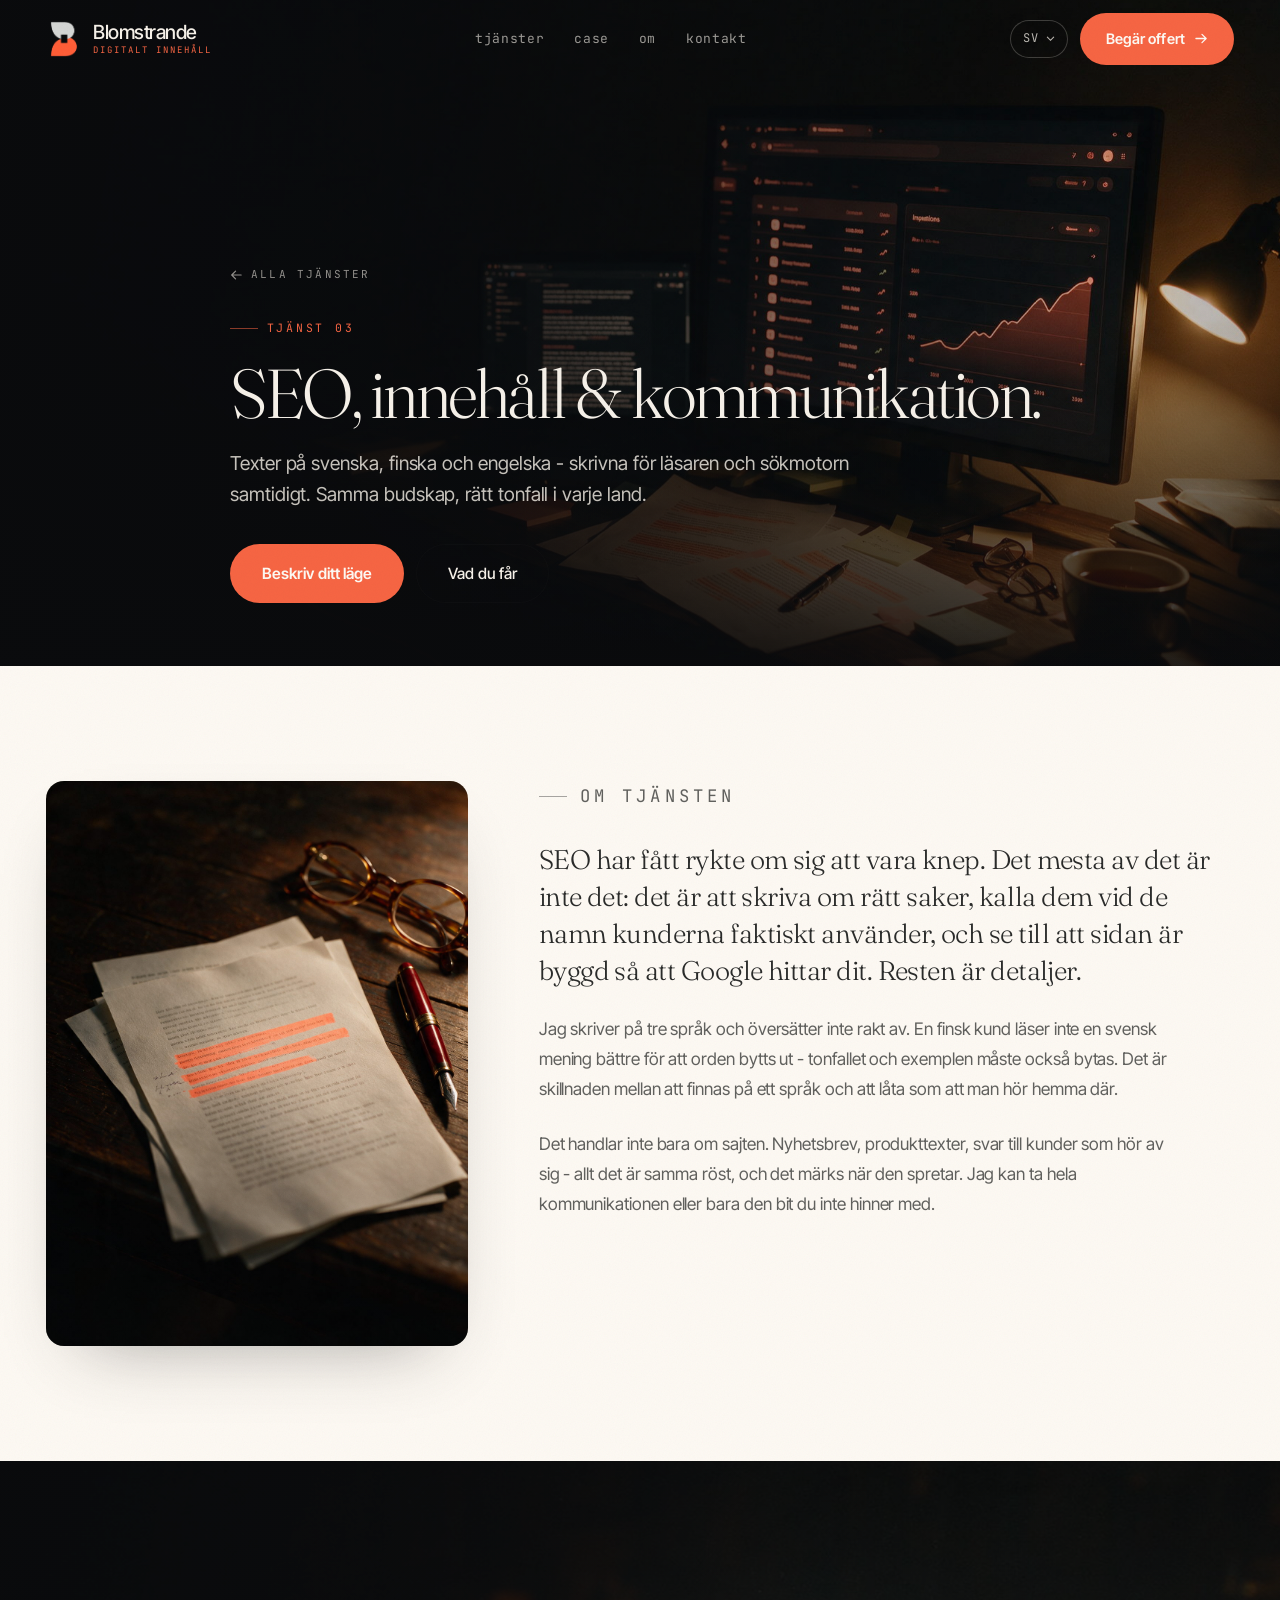
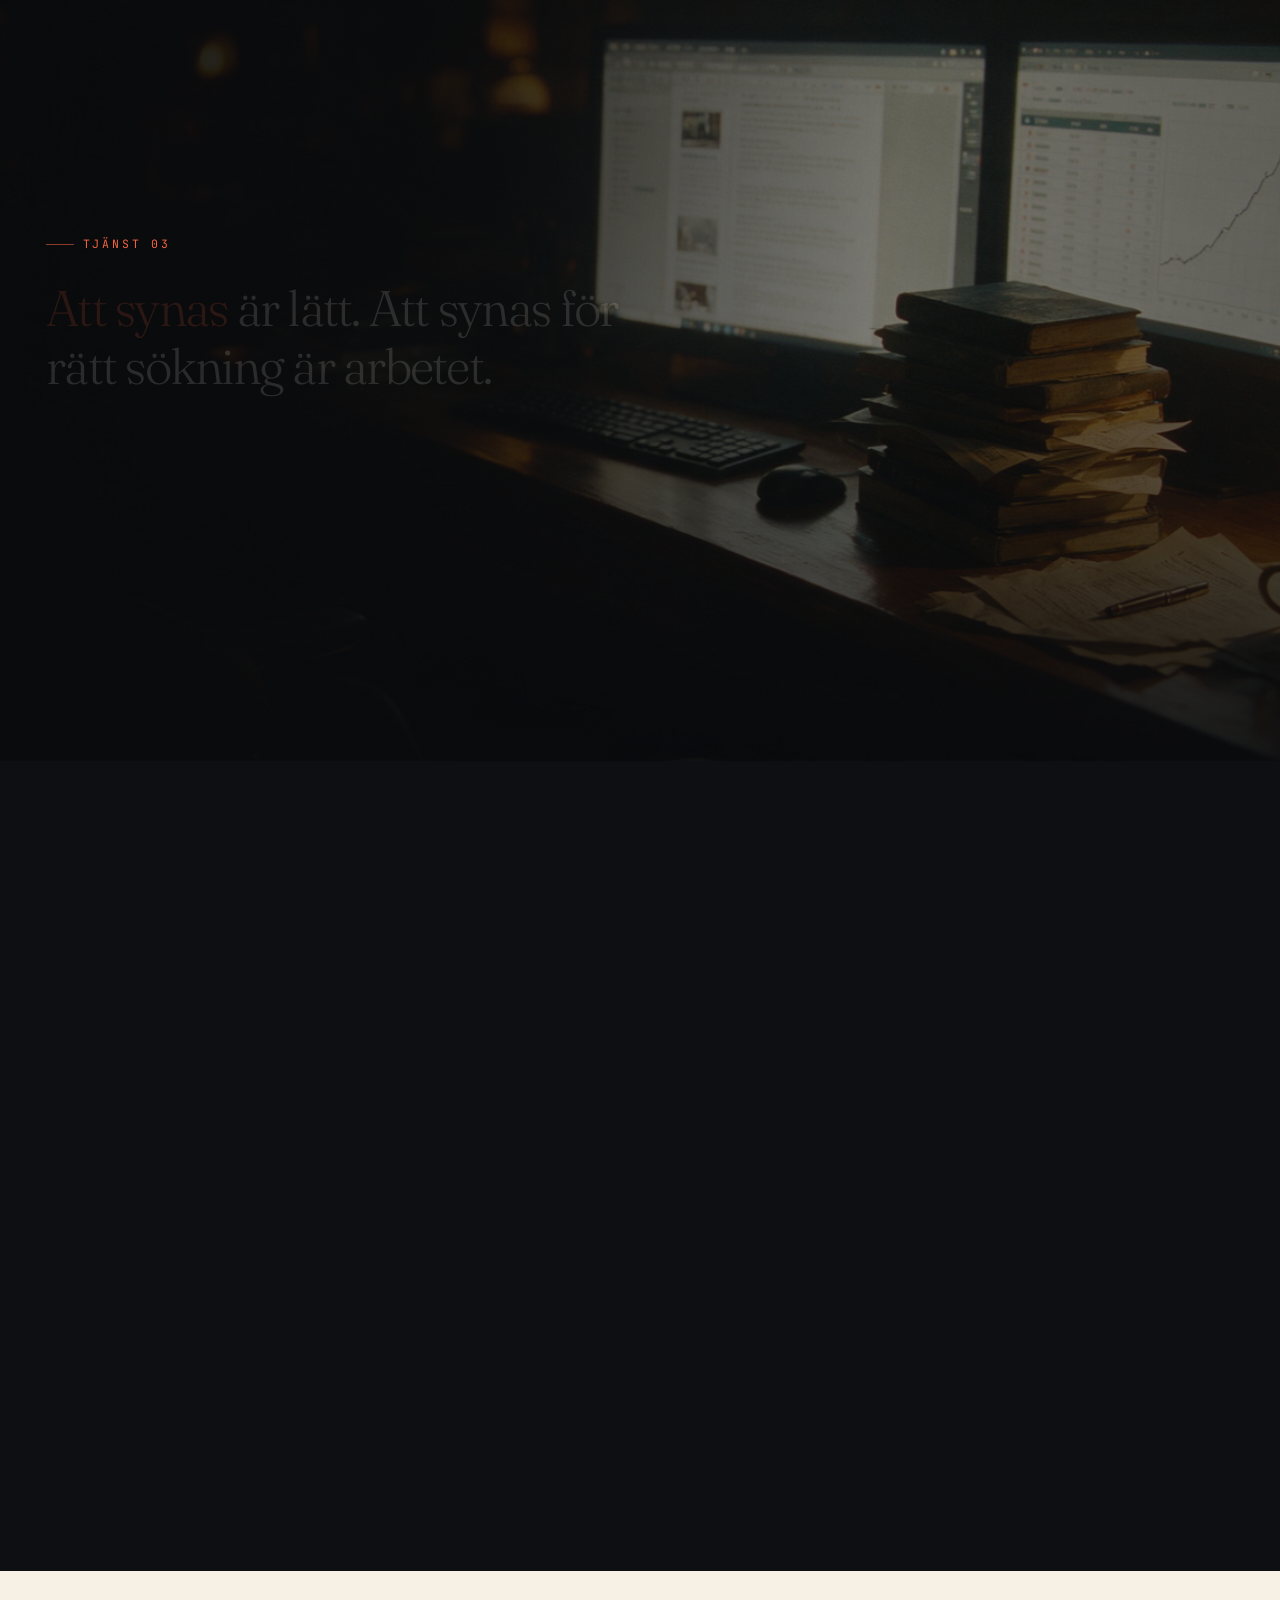
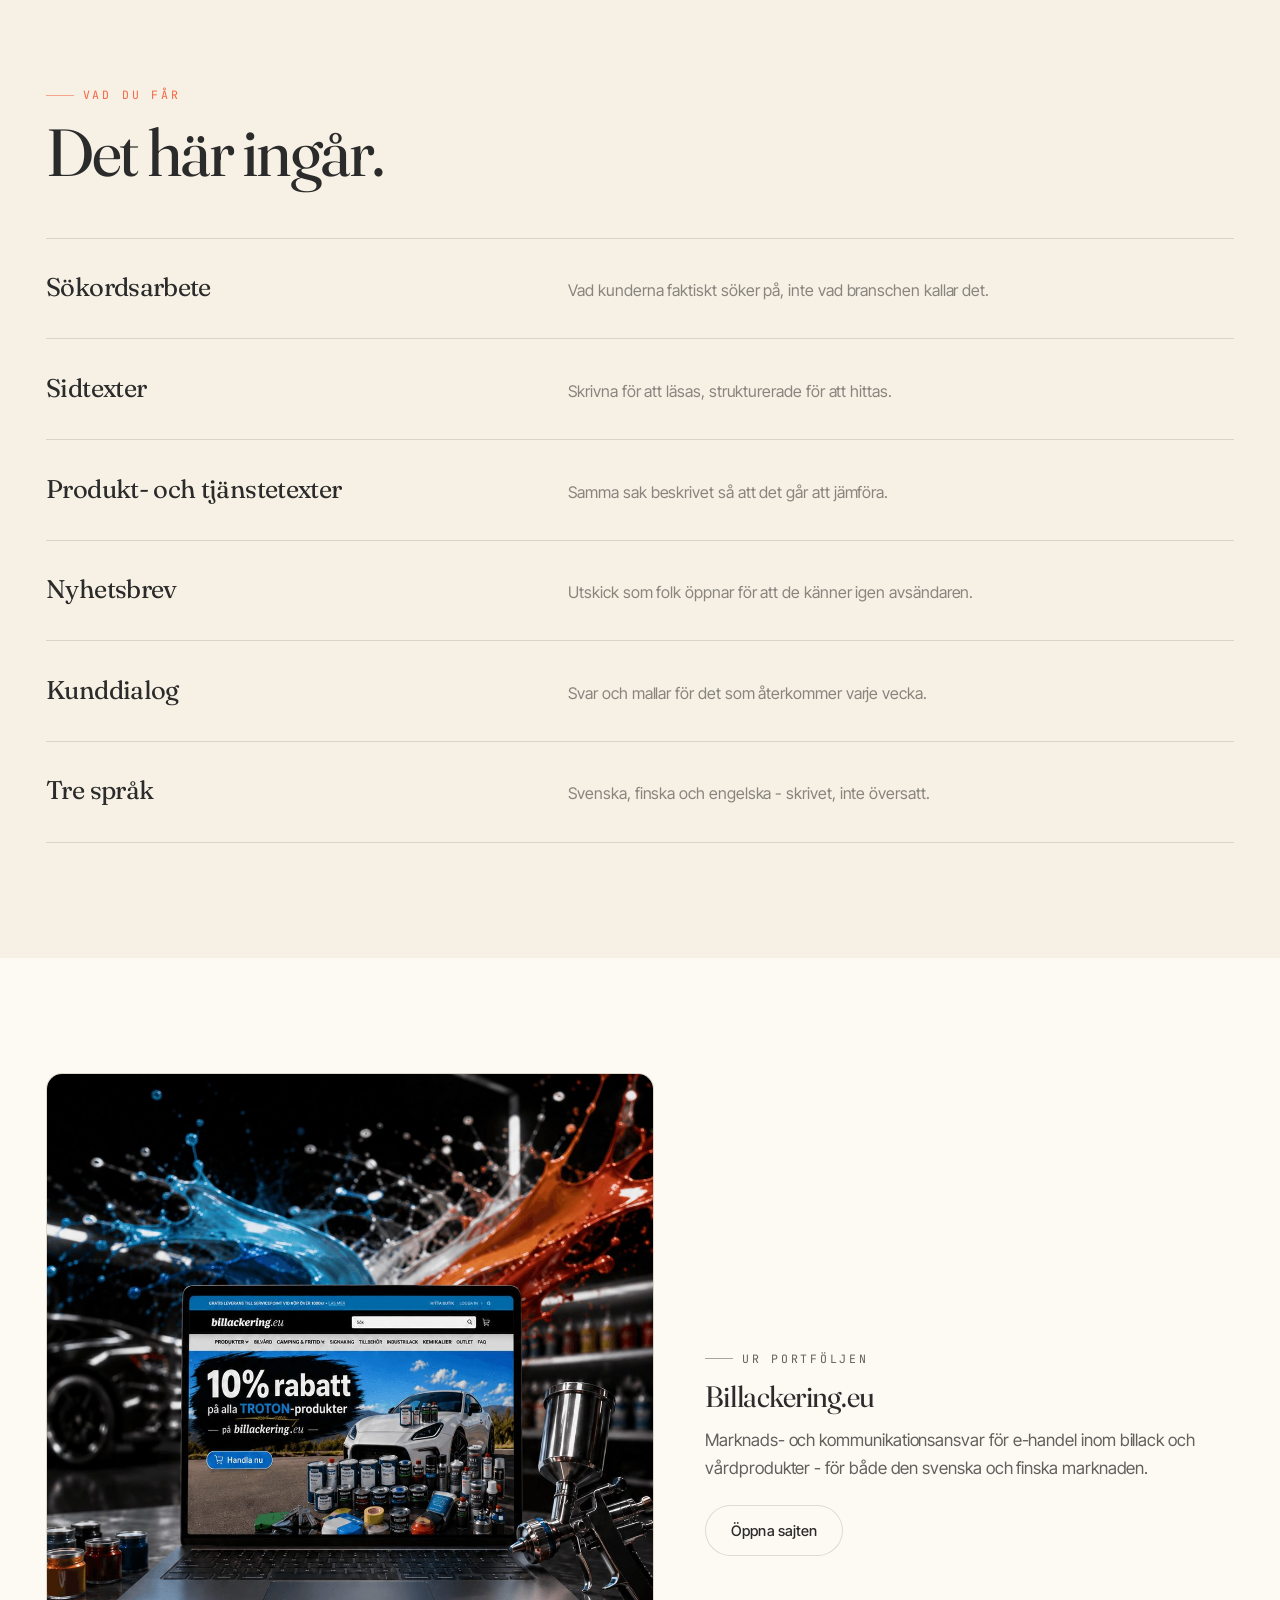
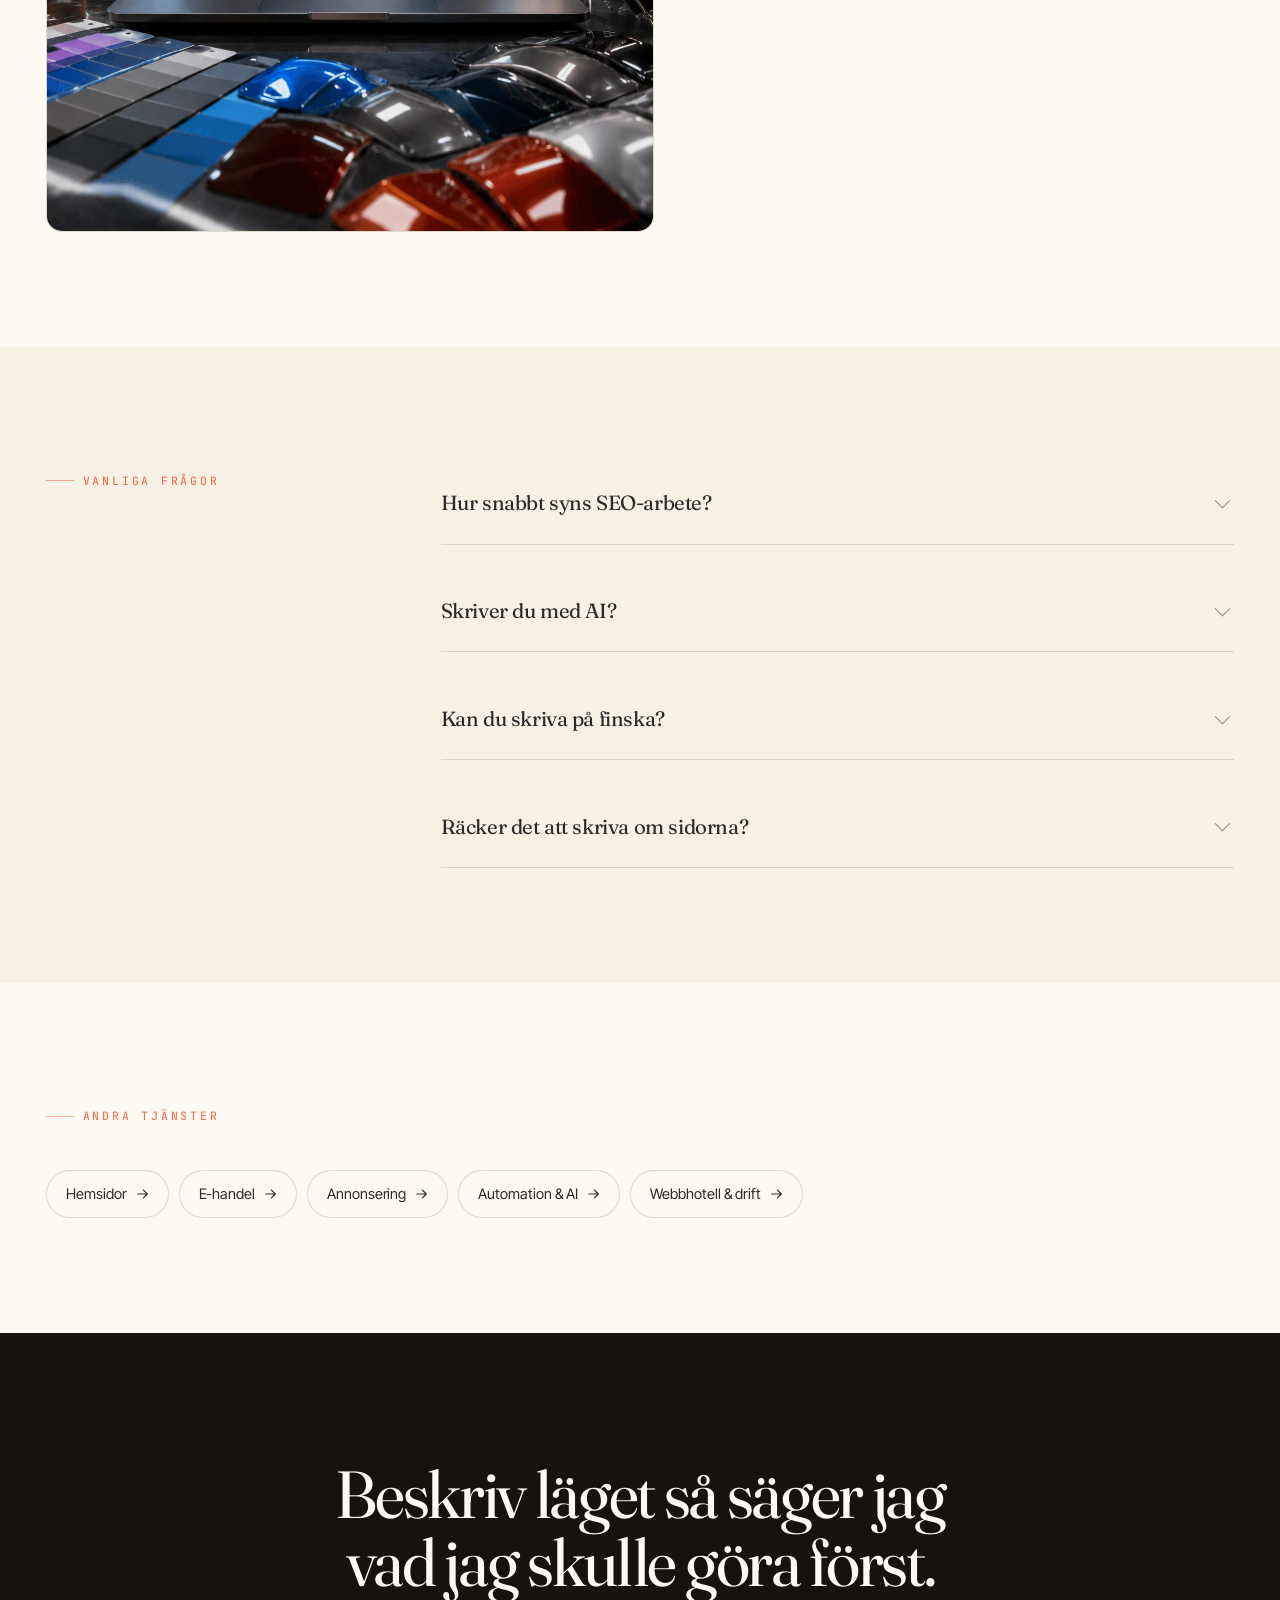
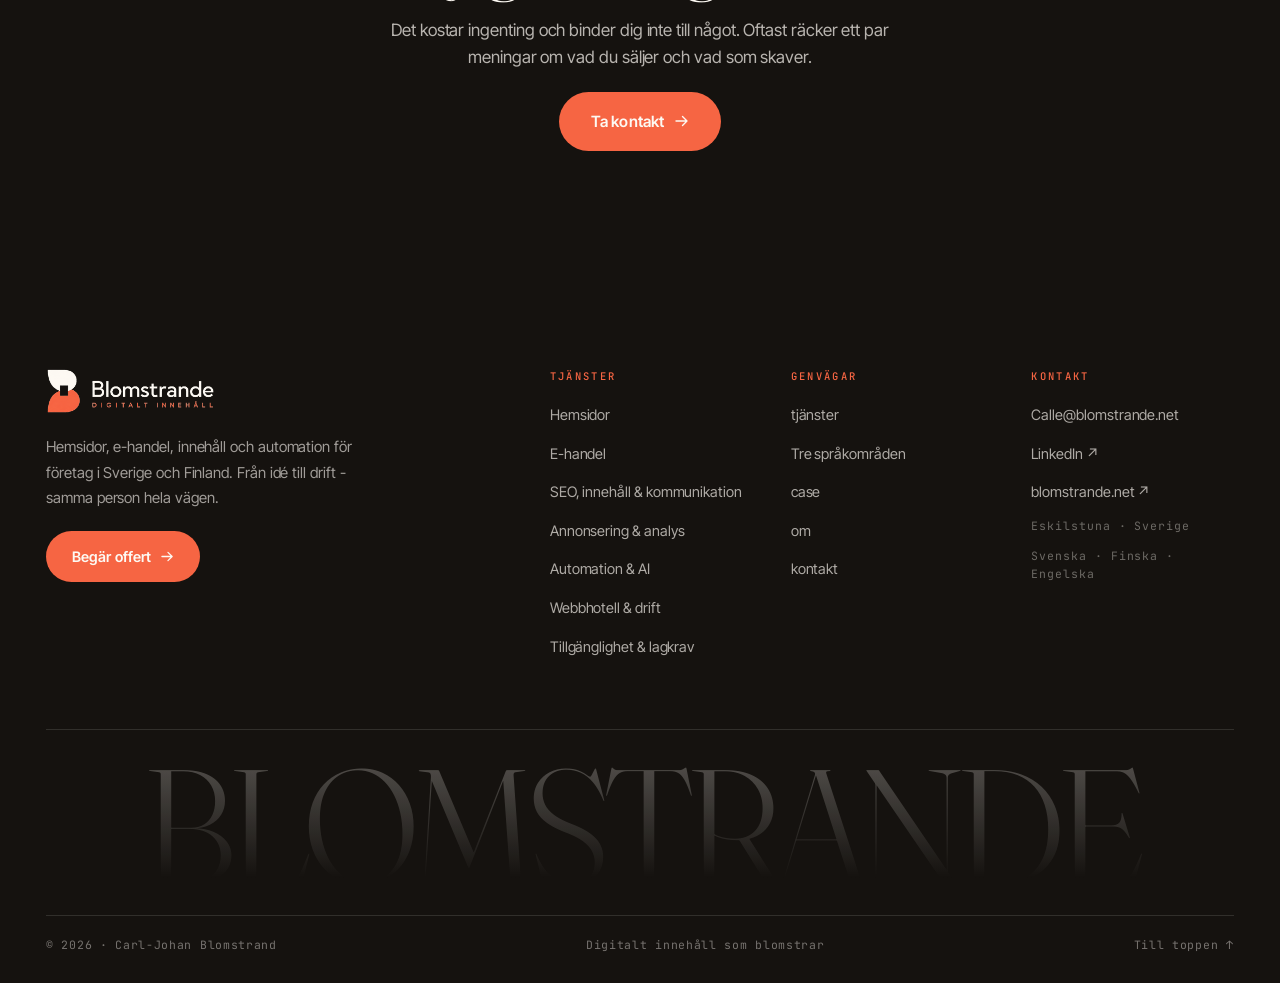
<file: tjanster/seo-innehall/index.html>
<!DOCTYPE html>
<html lang="sv" data-title-sv="SEO, innehåll & kommunikation. - Blomstrande" data-title-en="SEO, content & communication. - Blomstrande">
<head>
<meta charset="utf-8">
<meta name="viewport" content="width=device-width, initial-scale=1, viewport-fit=cover">
<title>SEO, innehåll & kommunikation. - Blomstrande</title>
<meta name="description" content="Texter på svenska, finska och engelska - skrivna för läsaren och sökmotorn samtidigt. Samma budskap, rätt tonfall i varje land.">
<meta name="theme-color" content="#FDF9F3">
<link rel="canonical" href="https://blomstrande.net/tjanster/seo-innehall/">

<meta property="og:type" content="article">
<meta property="og:title" content="SEO, innehåll & kommunikation. - Blomstrande">
<meta property="og:description" content="Texter på svenska, finska och engelska - skrivna för läsaren och sökmotorn samtidigt. Samma budskap, rätt tonfall i varje land.">
<meta property="og:url" content="https://blomstrande.net/tjanster/seo-innehall/">
<meta property="og:image" content="https://blomstrande.net/assets/sub-innehall.jpg">
<meta property="og:site_name" content="Blomstrande">
<meta name="twitter:card" content="summary_large_image">
<meta name="twitter:image" content="https://blomstrande.net/assets/sub-innehall.jpg">

<link rel="icon" href="../../assets/logo-mark.png">
<link rel="preconnect" href="https://fonts.googleapis.com">
<link rel="preconnect" href="https://fonts.gstatic.com" crossorigin>
<link rel="stylesheet" href="https://fonts.googleapis.com/css2?family=Fraunces:ital,opsz,wght@0,9..144,300;0,9..144,400;0,9..144,500;1,9..144,300;1,9..144,400&family=Inter+Tight:wght@300;400;500;600&family=JetBrains+Mono:wght@400;500&display=swap">
<link rel="stylesheet" href="../../styles.css">

<script>
  document.documentElement.className += ' js';
  if (matchMedia('(prefers-reduced-motion: reduce)').matches) {
    document.documentElement.className += ' reduce';
  }
  try {
    var l = localStorage.getItem('bl-lang');
    if (l === 'en' || l === 'sv') document.documentElement.lang = l;
  } catch (e) {}
</script>
</head>

<body class="sub">

<div class="grain" aria-hidden="true"></div>
<div class="progress" id="progress" aria-hidden="true"></div>
<a class="skip" href="#innehall" data-i18n="skip">Hoppa till innehållet</a>

<header class="nav" id="nav">
  <div class="nav__in wrap">
    <a class="brand" href="../../index.html" aria-label="Blomstrande - Digitalt innehåll">
      <img class="brand__mark" src="../../assets/logo-mark.png" alt="" width="200" height="191" aria-hidden="true">
      <span class="brand__txt"><b>Blomstrande</b><i data-i18n="brandSub">Digitalt innehåll</i></span>
    </a>
    <nav class="nav__links" aria-label="Huvudmeny">
      <a href="../../index.html#tjanster"><span data-i18n="navServices">tjänster</span></a>
      <a href="../../index.html#case"><span data-i18n="navWork">case</span></a>
      <a href="../../index.html#om"><span data-i18n="navAbout">om</span></a>
      <a href="../../index.html#kontakt"><span data-i18n="navContact">kontakt</span></a>
    </nav>
    <div class="nav__side">
      <div class="lang" id="lang">
        <button class="lang__btn" type="button" aria-haspopup="true" aria-expanded="false" id="langBtn">
          <span id="langCur">SV</span>
          <svg viewBox="0 0 10 10" width="9" height="9" aria-hidden="true"><path d="M1.5 3.5 5 7l3.5-3.5" fill="none" stroke="currentColor" stroke-width="1.2" stroke-linecap="round"/></svg>
        </button>
        <div class="lang__menu" role="menu">
          <button type="button" data-lang="sv" role="menuitem"><b>SV</b> Svenska</button>
          <button type="button" data-lang="en" role="menuitem"><b>EN</b> English</button>
        </div>
      </div>
      <a class="btn btn--gold" href="../../index.html#kontakt" data-magnetic>
        <span data-i18n="navCta">Begär offert</span>
        <svg class="btn__arw" viewBox="0 0 14 14" width="13" height="13" aria-hidden="true"><path d="M1 7h11M7.5 2.5 12 7l-4.5 4.5" fill="none" stroke="currentColor" stroke-width="1.35" stroke-linecap="round" stroke-linejoin="round"/></svg>
      </a>
      <button class="burger" id="burger" type="button" aria-label="Meny" aria-expanded="false"><span></span></button>
    </div>
  </div>
</header>

<div class="mobile" id="mobile">
  <nav class="mobile__nav">
    <a href="../../index.html#tjanster"><em>01</em> <span data-i18n="navServices">tjänster</span></a>
    <a href="../../index.html#case"><em>02</em> <span data-i18n="navWork">case</span></a>
    <a href="../../index.html#om"><em>03</em> <span data-i18n="navAbout">om</span></a>
    <a href="../../index.html#kontakt"><em>04</em> <span data-i18n="navContact">kontakt</span></a>
  </nav>
  <div class="mobile__foot">
    <a href="mailto:Calle@blomstrande.net">Calle@blomstrande.net</a>
    <span>Eskilstuna · SE</span>
  </div>
</div>

<main id="innehall">

<section class="subhero" id="toppen" data-spotlight>
  <div class="subhero__media" aria-hidden="true">
    <img src="../../assets/sub-innehall.jpg" alt="" width="1920" height="1080" fetchpriority="high">
  </div>
  <div class="subhero__scrim" aria-hidden="true"></div>
  <div class="wrap subhero__in">
    <a class="tillbaka" href="../../index.html#tjanster">
      <svg viewBox="0 0 14 14" width="12" height="12" fill="none" aria-hidden="true"><path d="M13 7H2M6.5 2.5 2 7l4.5 4.5" stroke="currentColor" stroke-width="1.4" stroke-linecap="round" stroke-linejoin="round"/></svg>
      <span data-i18n="allaTjanster">Alla tjänster</span>
    </a>
    <p class="eyebrow" data-i18n="p3eyebrow">Tjänst 03</p>
    <h1 class="h1 subhero__h1" data-i18n="p3h1">SEO, innehåll &amp; kommunikation.</h1>
    <p class="subhero__lead" data-i18n="p3lead">Texter på svenska, finska och engelska - skrivna för läsaren och sökmotorn samtidigt. Samma budskap, rätt tonfall i varje land.</p>
    <div class="subhero__cta">
      <a class="btn btn--gold btn--lg" href="../../index.html#kontakt" data-magnetic><span data-i18n="subCta">Beskriv ditt läge</span></a>
      <a class="btn btn--ghost btn--lg" href="#far" data-magnetic><span data-i18n="subCta2">Vad du får</span></a>
    </div>
  </div>
</section>

<section class="sektion">
  <div class="wrap intro">
    <figure class="intro__bild" data-reveal>
      <img src="../../assets/sub-seo-innehall-detalj.jpg" alt="" loading="lazy" width="1200" height="1600">
    </figure>
    <div class="intro__text">
      <p class="eyebrow" data-reveal><span data-i18n="omTjansten">Om tjänsten</span></p>
        <p data-reveal data-i18n="p3p0">SEO har fått rykte om sig att vara knep. Det mesta av det är inte det: det är att skriva om rätt saker, kalla dem vid de namn kunderna faktiskt använder, och se till att sidan är byggd så att Google hittar dit. Resten är detaljer.</p>
        <p data-reveal data-i18n="p3p1">Jag skriver på tre språk och översätter inte rakt av. En finsk kund läser inte en svensk mening bättre för att orden bytts ut - tonfallet och exemplen måste också bytas. Det är skillnaden mellan att finnas på ett språk och att låta som att man hör hemma där.</p>
        <p data-reveal data-i18n="p3p2">Det handlar inte bara om sajten. Nyhetsbrev, produkttexter, svar till kunder som hör av sig - allt det är samma röst, och det märks när den spretar. Jag kan ta hela kommunikationen eller bara den bit du inte hinner med.</p>
    </div>
  </div>
</section>

<!-- Bandet: bilden nålas fast och meningen tänds ord för ord med scrollen.
     Klippningen ligger i __pin, aldrig på sektionen - overflow:hidden på en
     förälder skapar en scroll-container och dödar position:sticky. -->
<section class="tband">
  <div class="tband__bg" aria-hidden="true">
    <div class="tband__pin"><img src="../../assets/sub-seo-innehall-band.jpg" alt="" loading="lazy" width="2560" height="1097"></div>
  </div>
  <div class="tband__track" data-scrub-track>
    <div class="tband__sticky">
      <div class="wrap">
        <p class="eyebrow eyebrow--light"><span data-i18n="p3eyebrow">Tjänst 03</span></p>
        <p class="scrub" data-scrub-text data-i18n="p3band">Att synas är lätt. Att synas för rätt sökning är arbetet.</p>
      </div>
    </div>
  </div>
</section>

<section class="sektion sektion--band" id="far">
  <div class="wrap">
    <div class="sub__head">
      <p class="eyebrow" data-reveal><span data-i18n="duFar">Vad du får</span></p>
      <h2 class="h2" data-reveal data-i18n="duFarTitel">Det här ingår.</h2>
    </div>
    <ol class="far" data-reveal-group>
        <li data-reveal>
          <h3 data-i18n="p3f0t">Sökordsarbete</h3>
          <p data-i18n="p3f0b">Vad kunderna faktiskt söker på, inte vad branschen kallar det.</p>
        </li>
        <li data-reveal>
          <h3 data-i18n="p3f1t">Sidtexter</h3>
          <p data-i18n="p3f1b">Skrivna för att läsas, strukturerade för att hittas.</p>
        </li>
        <li data-reveal>
          <h3 data-i18n="p3f2t">Produkt- och tjänstetexter</h3>
          <p data-i18n="p3f2b">Samma sak beskrivet så att det går att jämföra.</p>
        </li>
        <li data-reveal>
          <h3 data-i18n="p3f3t">Nyhetsbrev</h3>
          <p data-i18n="p3f3b">Utskick som folk öppnar för att de känner igen avsändaren.</p>
        </li>
        <li data-reveal>
          <h3 data-i18n="p3f4t">Kunddialog</h3>
          <p data-i18n="p3f4b">Svar och mallar för det som återkommer varje vecka.</p>
        </li>
        <li data-reveal>
          <h3 data-i18n="p3f5t">Tre språk</h3>
          <p data-i18n="p3f5b">Svenska, finska och engelska - skrivet, inte översatt.</p>
        </li>
    </ol>
  </div>
</section>

<section class="sektion">
  <div class="wrap casebox" data-reveal>
    <figure class="casebox__media"><img src="../../assets/billackering-case.jpg" alt="Billackering.eu" loading="lazy" width="1200" height="800"></figure>
    <div class="casebox__body">
      <p class="eyebrow"><span data-i18n="uttag">Ur portföljen</span></p>
      <h2 class="h3">Billackering.eu</h2>
      <p data-i18n="p3caseb">Marknads- och kommunikationsansvar för e-handel inom billack och vårdprodukter - för både den svenska och finska marknaden.</p>
      <div class="casebox__cta"><a class="btn btn--ghost" href="https://www.billackering.eu/" target="_blank" rel="noopener"><span data-i18n="caseOpen">Öppna sajten</span></a></div>
    </div>
  </div>
</section>

<section class="sektion sektion--band">
  <div class="wrap sub__grid">
    <div class="sub__aside">
      <p class="eyebrow" data-reveal><span data-i18n="vanliga">Vanliga frågor</span></p>
    </div>
    <div class="sub__prose">
        <details class="fq" data-reveal>
          <summary><span data-i18n="p3q0f">Hur snabbt syns SEO-arbete?</span></summary>
          <p data-i18n="p3q0s">Räkna med månader, inte veckor. Tekniska fel kan ge utslag på några dagar, men att ranka på något folk faktiskt söker på tar tid. Den som lovar dig annat säljer något annat.</p>
        </details>
        <details class="fq" data-reveal>
          <summary><span data-i18n="p3q1f">Skriver du med AI?</span></summary>
          <p data-i18n="p3q1s">Jag använder AI som verktyg, ungefär som stavningskontroll och research. Men texten ska låta som du, inte som en modell, så den sista genomgången är alltid manuell. Det märks direkt annars.</p>
        </details>
        <details class="fq" data-reveal>
          <summary><span data-i18n="p3q2f">Kan du skriva på finska?</span></summary>
          <p data-i18n="p3q2s">Ja. Jag arbetar mot finsk marknad och skriver på finska, svenska och engelska. För rent juridiska texter tar jag hjälp av någon som är auktoriserad.</p>
        </details>
        <details class="fq" data-reveal>
          <summary><span data-i18n="p3q3f">Räcker det att skriva om sidorna?</span></summary>
          <p data-i18n="p3q3s">Ofta inte. Om strukturen är fel hjälper inga texter i världen - då börjar vi med att göra om vilka sidor som ska finnas, och skriver sedan.</p>
        </details>
    </div>
  </div>
</section>

<section class="sektion vidare">
  <div class="wrap">
    <p class="eyebrow" data-reveal><span data-i18n="andraTjanster">Andra tjänster</span></p>
    <div class="vidare__rad" data-reveal>
        <a class="vidare__i" href="../hemsidor/index.html"><span>Hemsidor</span><svg viewBox="0 0 14 14" width="12" height="12" fill="none" aria-hidden="true"><path d="M1 7h11M7.5 2.5 12 7l-4.5 4.5" stroke="currentColor" stroke-width="1.4" stroke-linecap="round" stroke-linejoin="round"/></svg></a>
        <a class="vidare__i" href="../e-handel/index.html"><span>E-handel</span><svg viewBox="0 0 14 14" width="12" height="12" fill="none" aria-hidden="true"><path d="M1 7h11M7.5 2.5 12 7l-4.5 4.5" stroke="currentColor" stroke-width="1.4" stroke-linecap="round" stroke-linejoin="round"/></svg></a>
        <a class="vidare__i" href="../annonsering-analys/index.html"><span>Annonsering</span><svg viewBox="0 0 14 14" width="12" height="12" fill="none" aria-hidden="true"><path d="M1 7h11M7.5 2.5 12 7l-4.5 4.5" stroke="currentColor" stroke-width="1.4" stroke-linecap="round" stroke-linejoin="round"/></svg></a>
        <a class="vidare__i" href="../automation-ai/index.html"><span>Automation & AI</span><svg viewBox="0 0 14 14" width="12" height="12" fill="none" aria-hidden="true"><path d="M1 7h11M7.5 2.5 12 7l-4.5 4.5" stroke="currentColor" stroke-width="1.4" stroke-linecap="round" stroke-linejoin="round"/></svg></a>
        <a class="vidare__i" href="../webbhotell-drift/index.html"><span>Webbhotell & drift</span><svg viewBox="0 0 14 14" width="12" height="12" fill="none" aria-hidden="true"><path d="M1 7h11M7.5 2.5 12 7l-4.5 4.5" stroke="currentColor" stroke-width="1.4" stroke-linecap="round" stroke-linejoin="round"/></svg></a>
    </div>
  </div>
</section>

<section class="subslut">
  <div class="wrap subslut__in" data-reveal>
    <h2 class="h2" data-i18n="subSlutTitel">Beskriv läget så säger jag vad jag skulle göra först.</h2>
    <p data-i18n="subSlutText">Det kostar ingenting och binder dig inte till något. Oftast räcker ett par meningar om vad du säljer och vad som skaver.</p>
    <a class="btn btn--gold btn--lg" href="../../index.html#kontakt" data-magnetic>
      <span data-i18n="subSlutCta">Ta kontakt</span>
      <svg class="btn__arw" viewBox="0 0 14 14" width="14" height="14" aria-hidden="true"><path d="M1 7h11M7.5 2.5 12 7l-4.5 4.5" fill="none" stroke="currentColor" stroke-width="1.35" stroke-linecap="round" stroke-linejoin="round"/></svg>
    </a>
  </div>
</section>

</main>

<!-- Samma sidfot som startsidan. Klasserna måste matcha styles.css exakt -
     en egen, förenklad sidfot här hamnade helt ostylad, eftersom
     .foot__in / .foot__mail / .foot__ort aldrig funnits i stilmallen. -->
<footer class="foot">
  <div class="wrap">

    <div class="foot__top">
      <div class="foot__brand">
        <img class="foot__logo" src="../../assets/logo-light.png" alt="Blomstrande Digitalt Innehåll" width="621" height="169">
        <p data-i18n="footBlurb">Hemsidor, e-handel, innehåll och automation för företag i Sverige och Finland. Från idé till drift - samma person hela vägen.</p>
        <a class="btn btn--gold" href="../../index.html#kontakt" data-magnetic>
          <span data-i18n="footCta">Begär offert</span>
          <svg class="btn__arw" viewBox="0 0 14 14" width="13" height="13" aria-hidden="true"><path d="M1 7h11M7.5 2.5 12 7l-4.5 4.5" fill="none" stroke="currentColor" stroke-width="1.35" stroke-linecap="round" stroke-linejoin="round"/></svg>
        </a>
      </div>

      <nav class="foot__cols" aria-label="Sidfot">
        <div>
          <h3 data-i18n="footServices">Tjänster</h3>
          <ul>
            <li><a href="../../tjanster/hemsidor/index.html" data-i18n="v1t">Hemsidor</a></li>
            <li><a href="../../tjanster/e-handel/index.html" data-i18n="v2t">E-handel</a></li>
            <li><a href="../../tjanster/seo-innehall/index.html" data-i18n="v3t">SEO, innehåll &amp; kommunikation</a></li>
            <li><a href="../../tjanster/annonsering-analys/index.html" data-i18n="v4t">Annonsering &amp; analys</a></li>
            <li><a href="../../tjanster/automation-ai/index.html" data-i18n="v5t">Automation &amp; AI</a></li>
            <li><a href="../../tjanster/webbhotell-drift/index.html" data-i18n="v6t">Webbhotell &amp; drift</a></li>
          <li><a href="../../tjanster/tillganglighet/index.html" data-i18n="v7t">Tillgänglighet &amp; lagkrav</a></li>
          </ul>
        </div>
        <div>
          <h3 data-i18n="footNav">Genvägar</h3>
          <ul>
            <li><a href="../../index.html#tjanster" data-i18n="navServices">tjänster</a></li>
            <li><a href="../../index.html#marknader" data-i18n="splitEyebrow">Tre språkområden</a></li>
            <li><a href="../../index.html#case" data-i18n="navWork">case</a></li>
            <li><a href="../../index.html#om" data-i18n="navAbout">om</a></li>
            <li><a href="../../index.html#kontakt" data-i18n="navContact">kontakt</a></li>
          </ul>
        </div>
        <div>
          <h3 data-i18n="footContact">Kontakt</h3>
          <ul>
            <li><a href="mailto:Calle@blomstrande.net">Calle@blomstrande.net</a></li>
            <li><a href="https://www.linkedin.com/" target="_blank" rel="noopener">LinkedIn ↗</a></li>
            <li><a href="https://blomstrande.net" target="_blank" rel="noopener">blomstrande.net ↗</a></li>
            <li class="foot__place">Eskilstuna · Sverige</li>
            <li class="foot__place" data-i18n="footLangs">Svenska · Finska · Engelska</li>
          </ul>
        </div>
      </nav>
    </div>

    <div class="foot__word" aria-hidden="true"><span>BLOMSTRANDE</span></div>

    <div class="foot__bar">
      <span>© 2026 · Carl-Johan Blomstrand</span>
      <span data-i18n="footTag">Digitalt innehåll som blomstrar</span>
      <a href="#toppen" class="foot__toTop"><span data-i18n="footTop">Till toppen</span> <i>↑</i></a>
    </div>

  </div>
</footer>

<script src="../../i18n.js"></script>
<script src="../../assets/i18n-tjanster.js"></script>
<script src="../../app.js"></script>
</body>
</html>
</file>
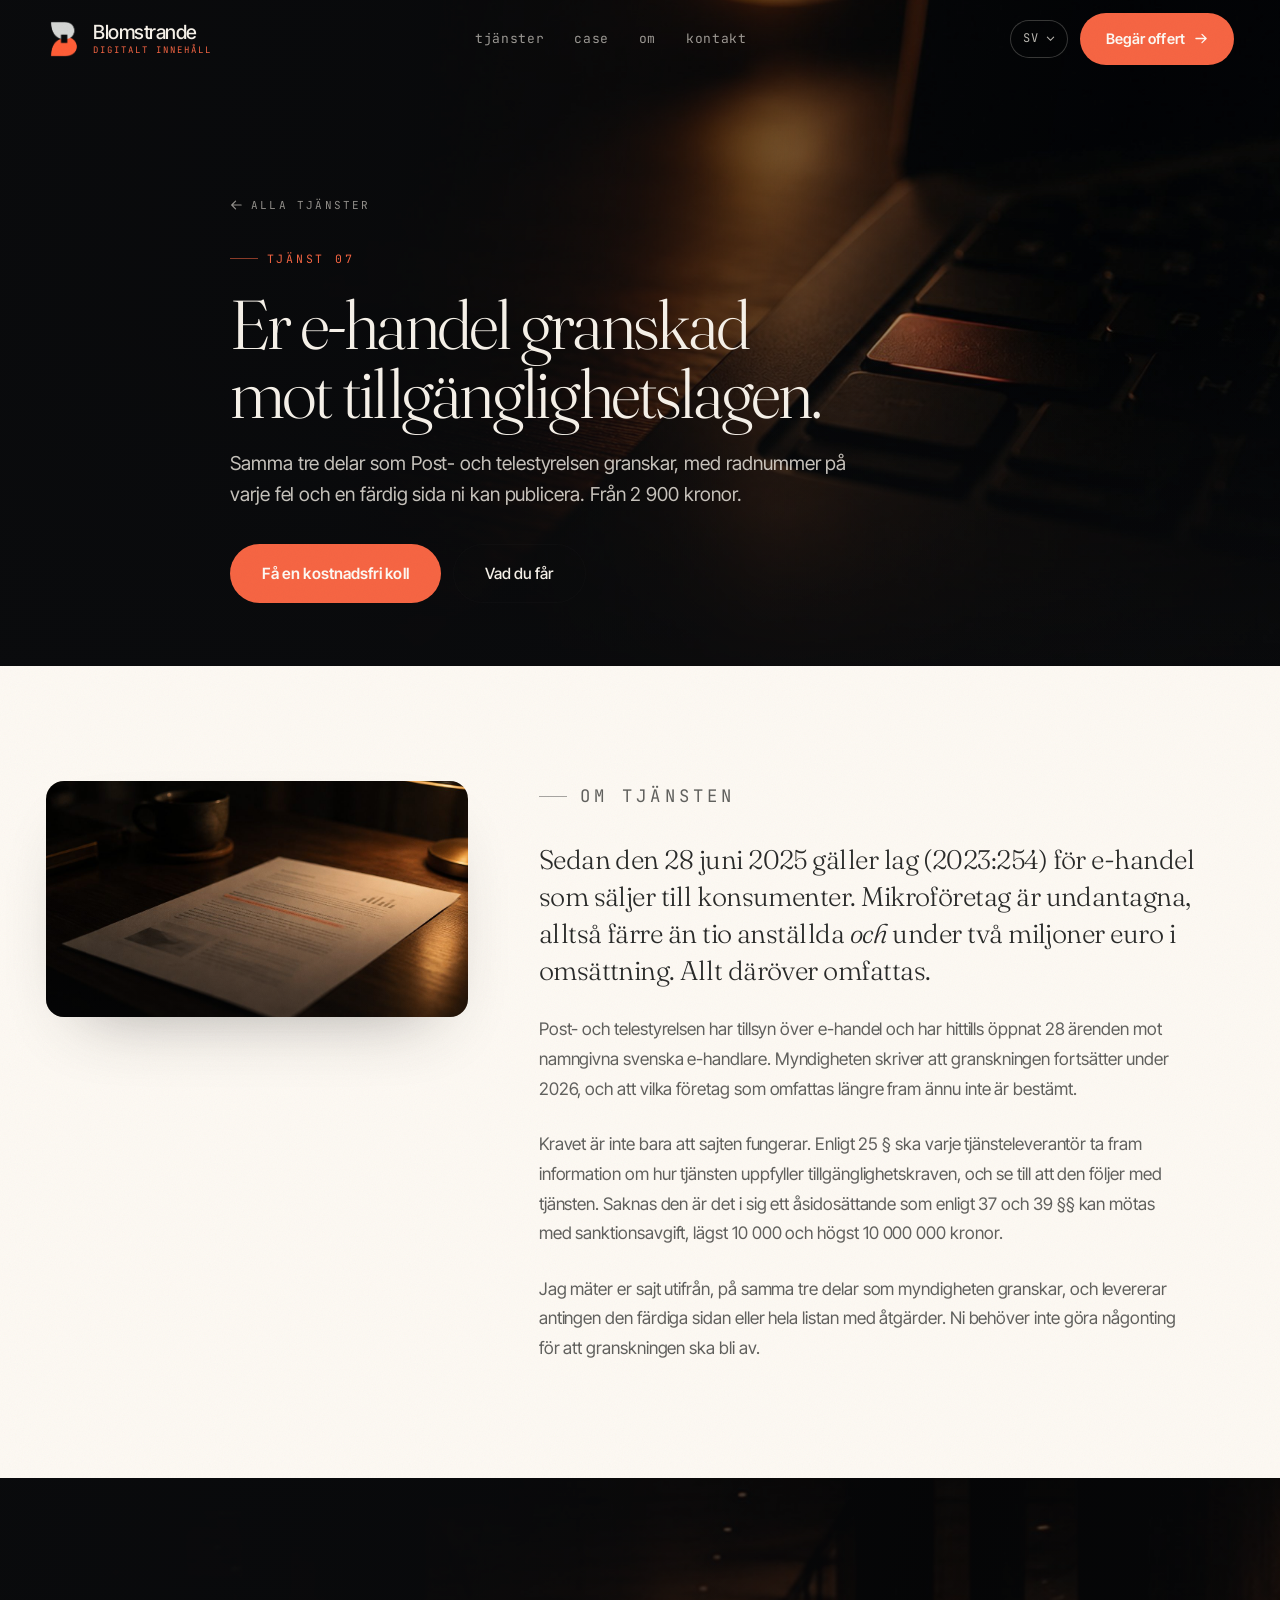
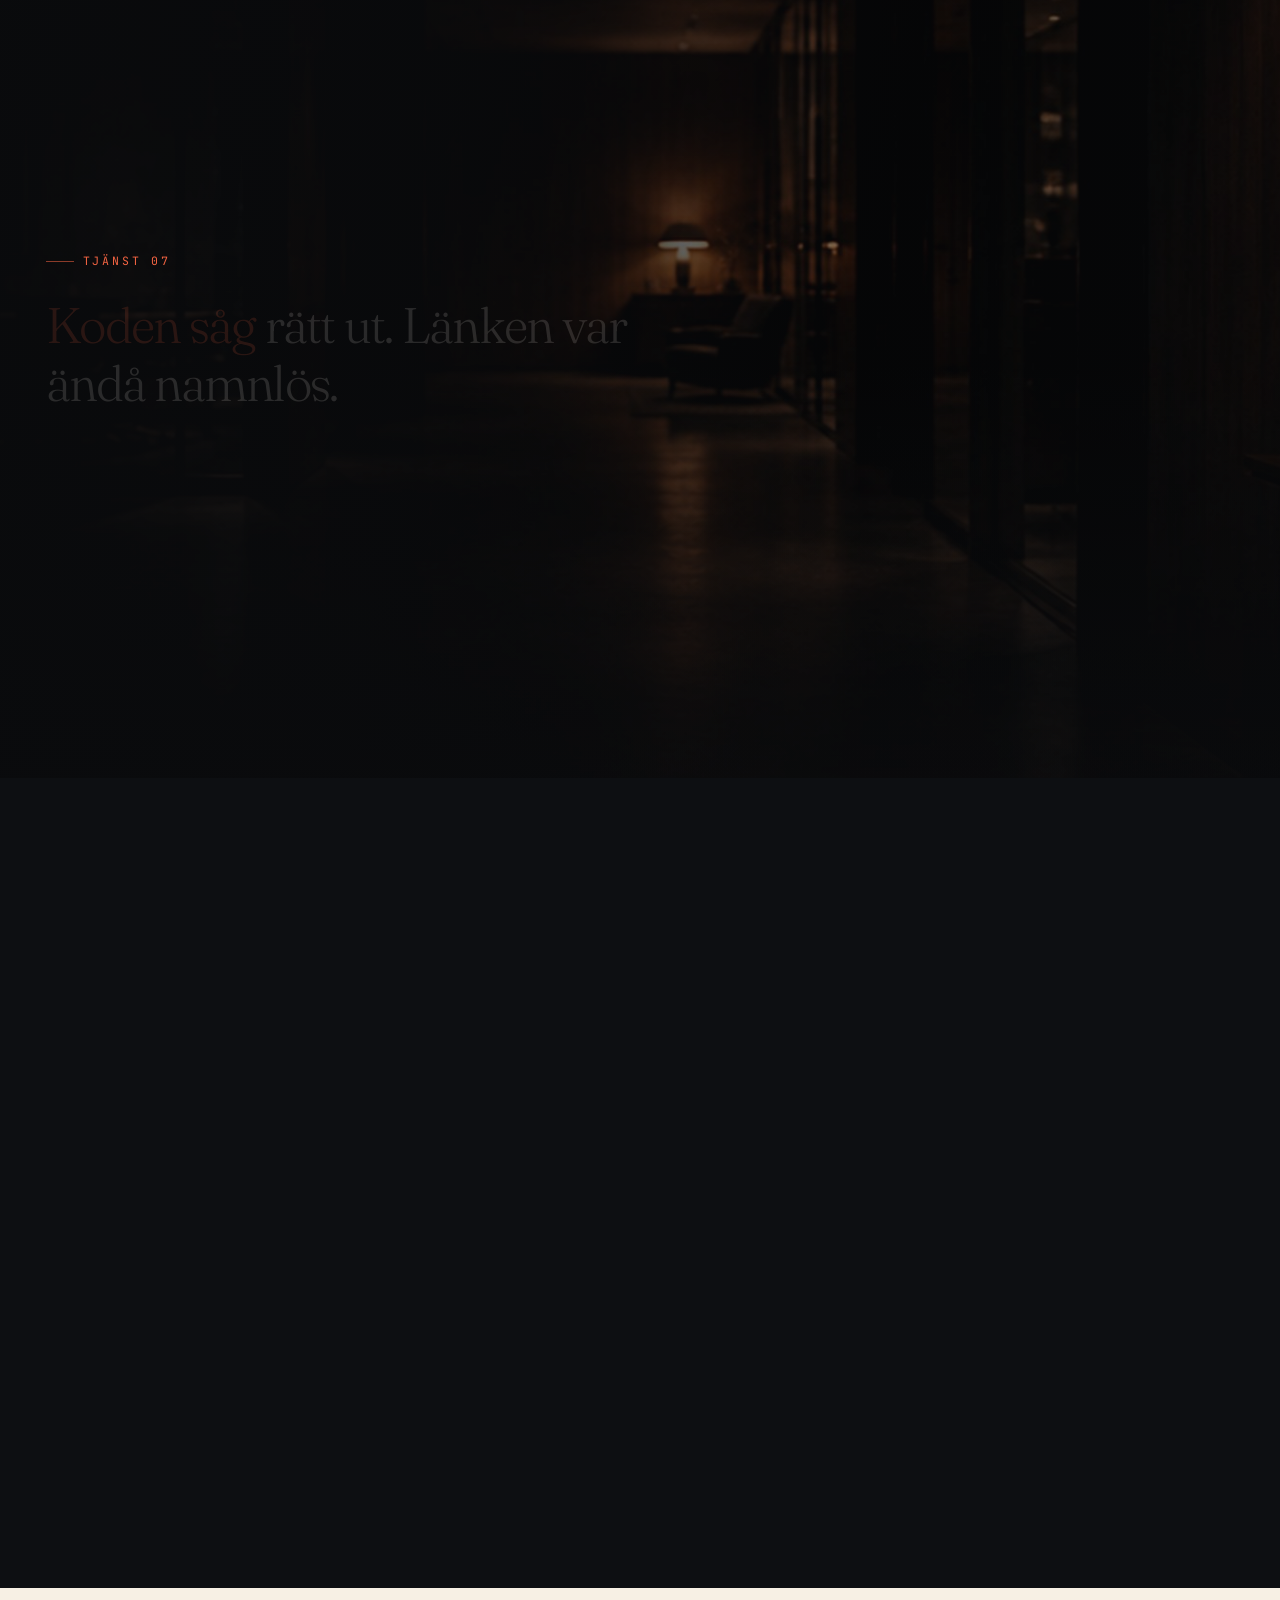
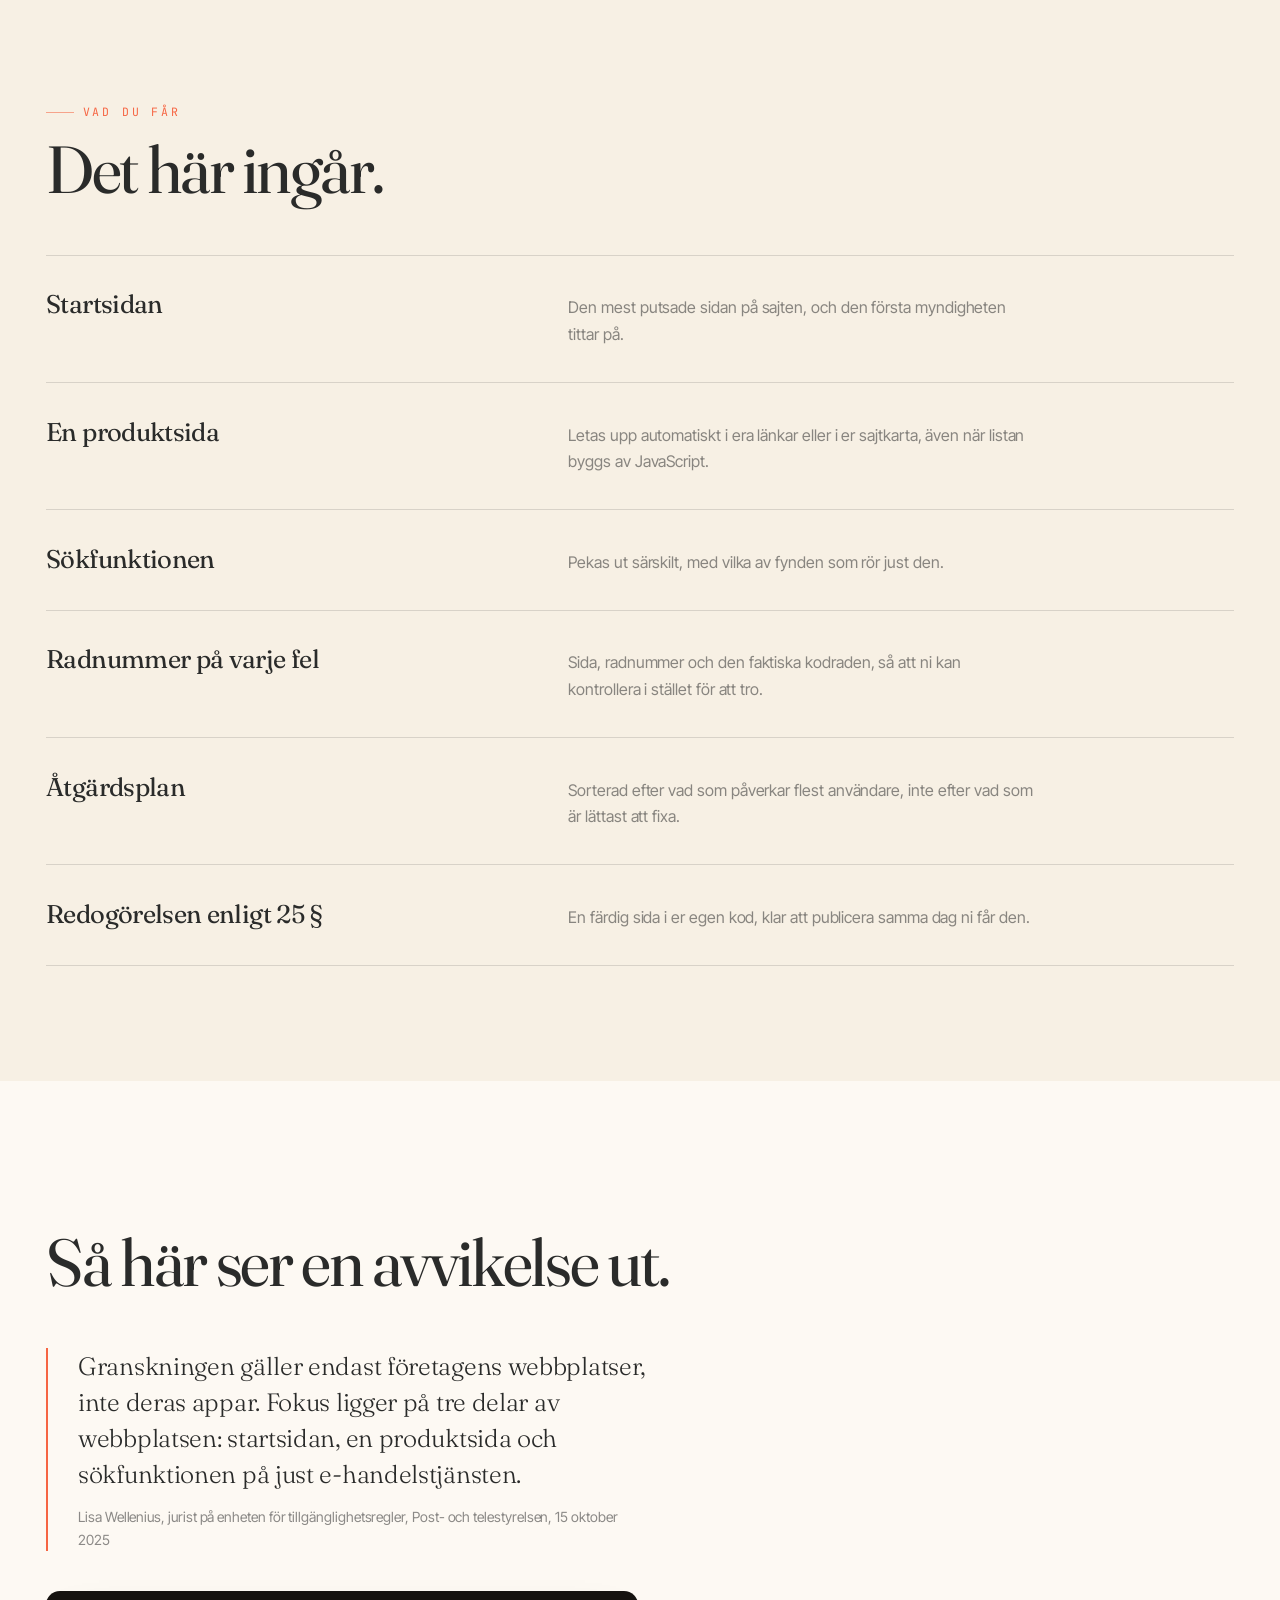
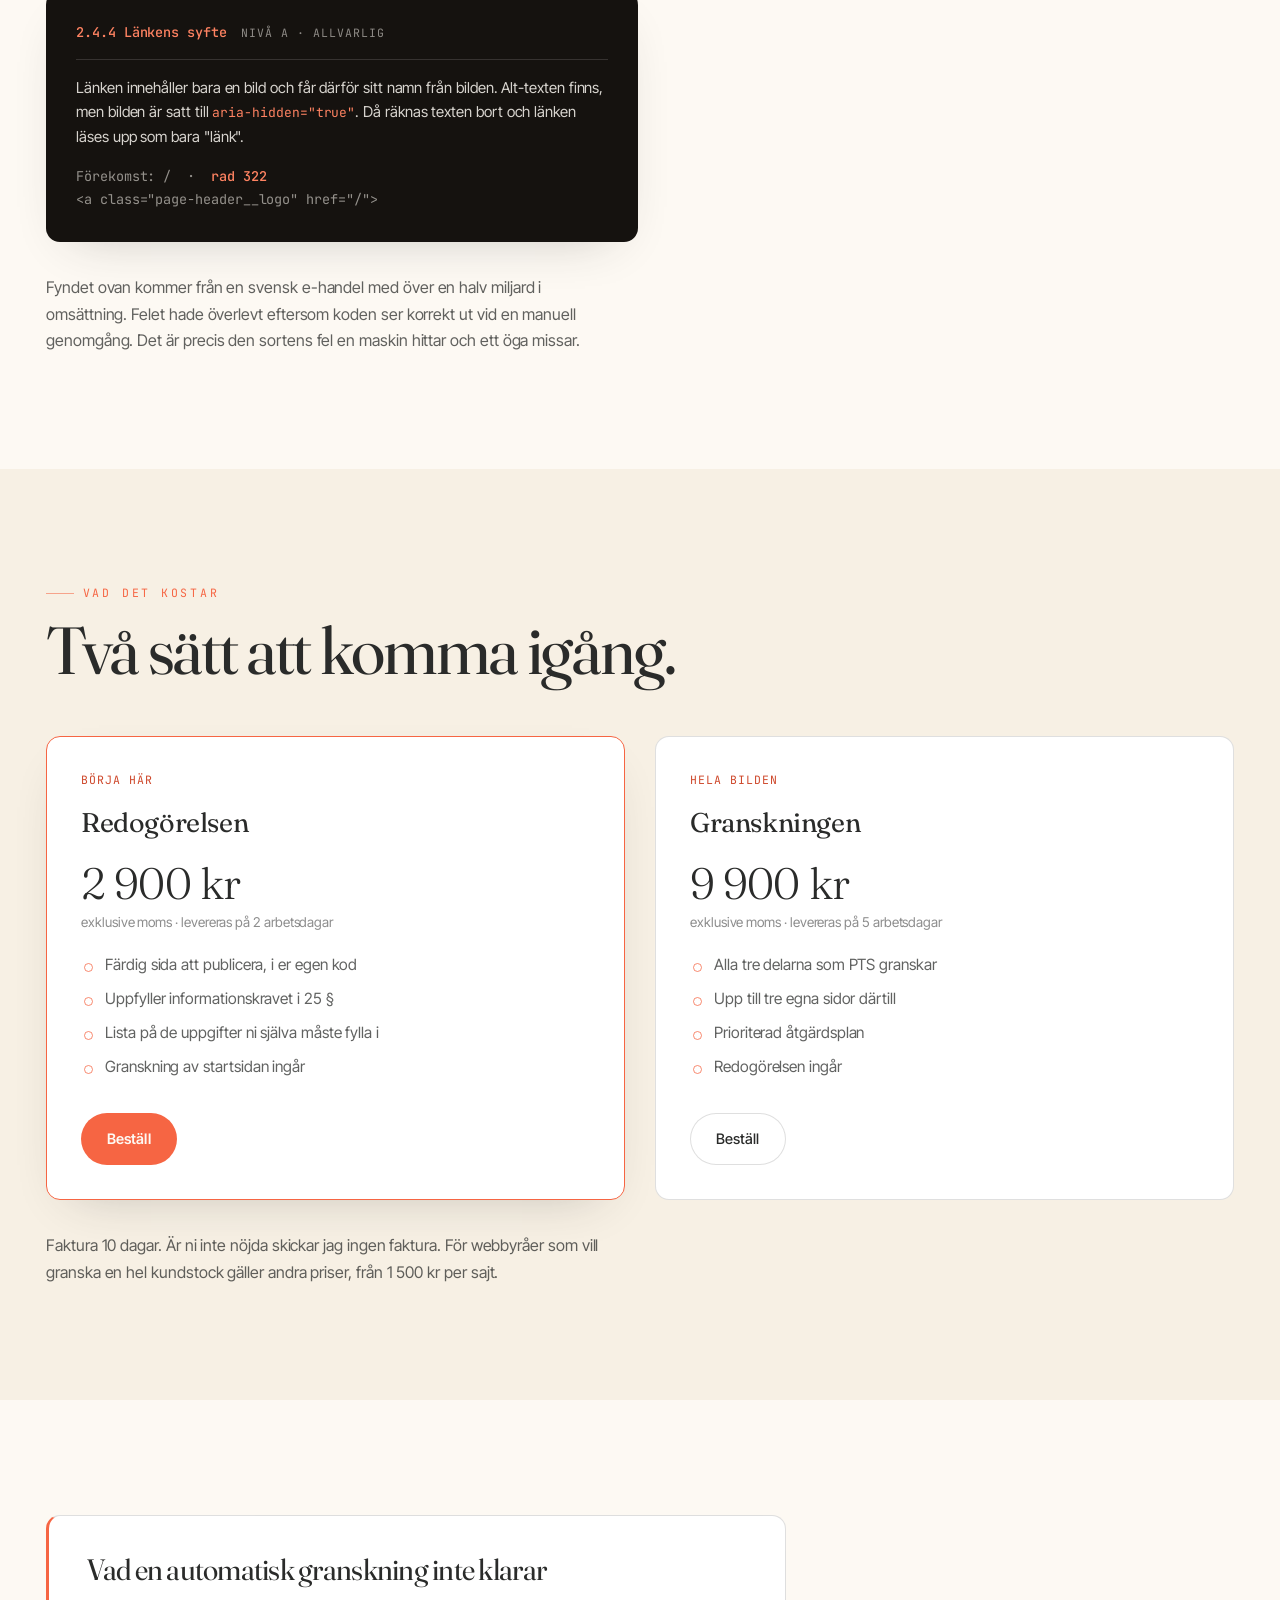
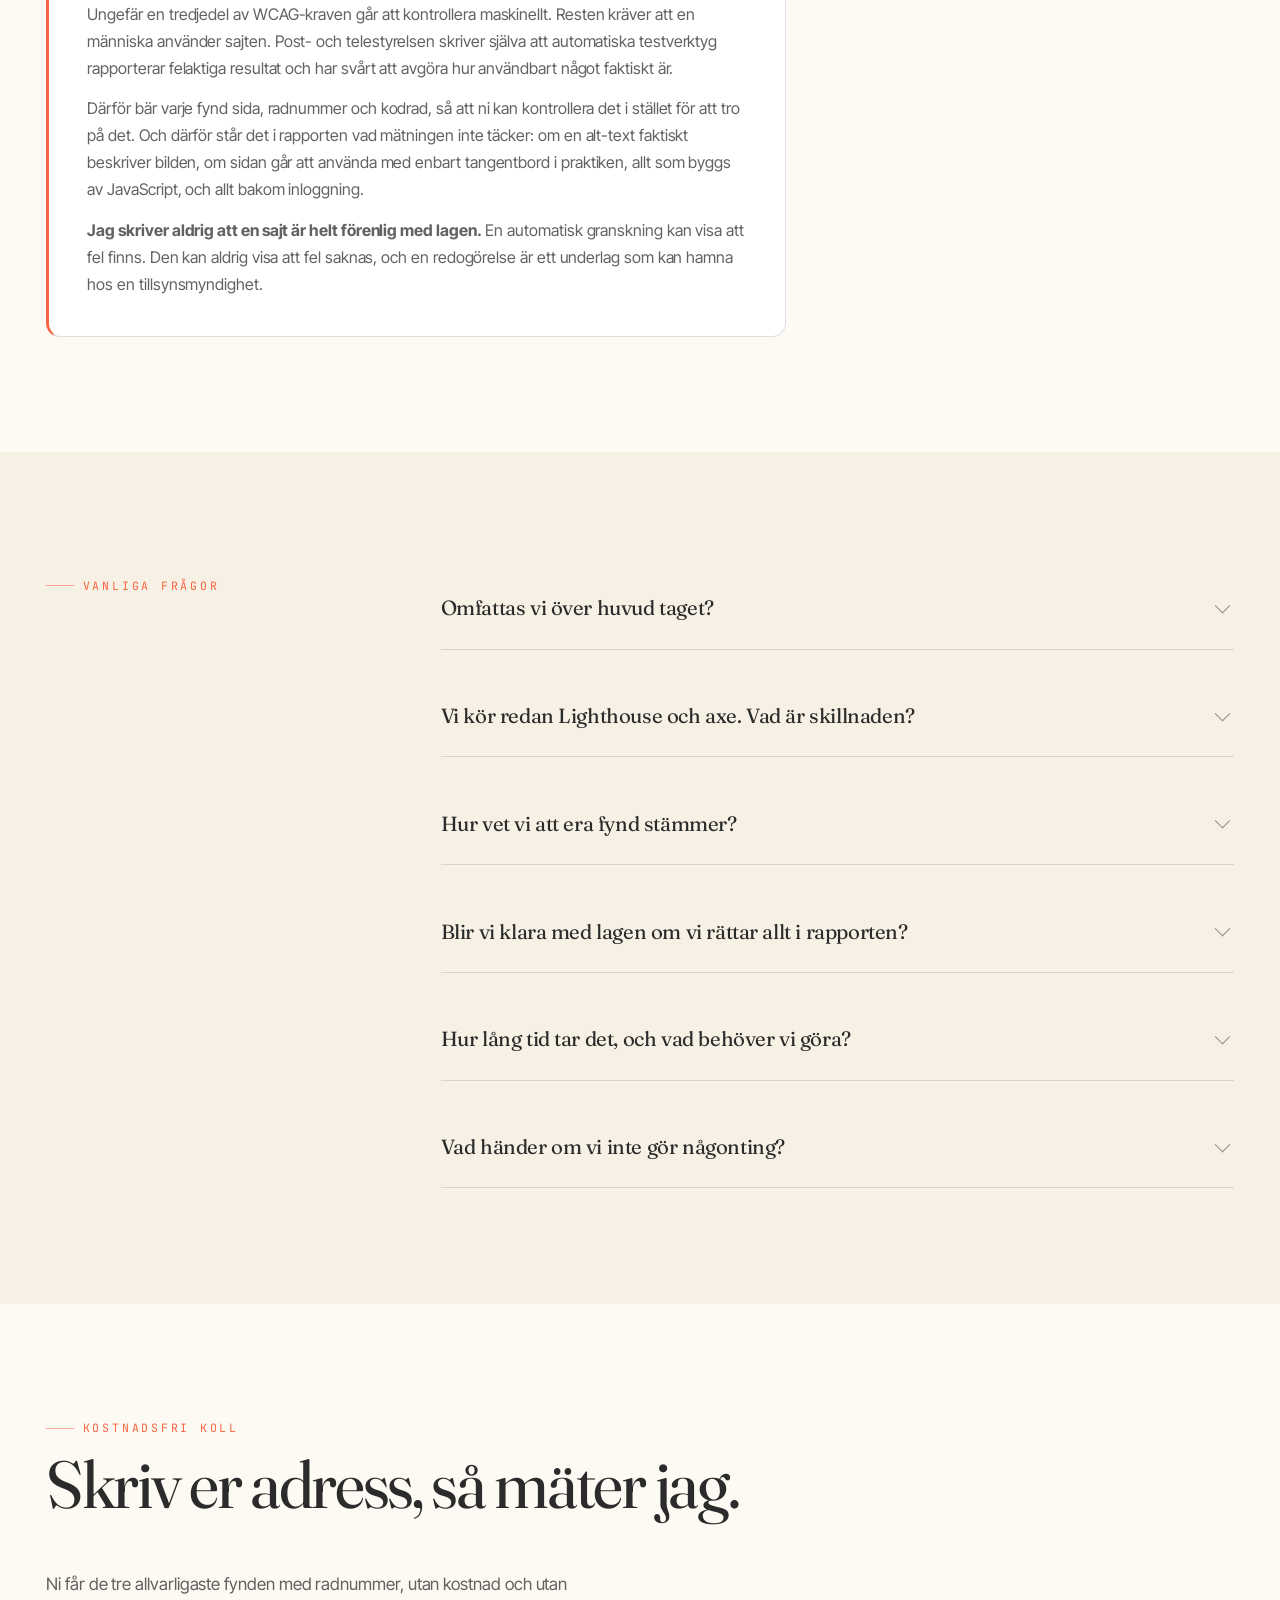
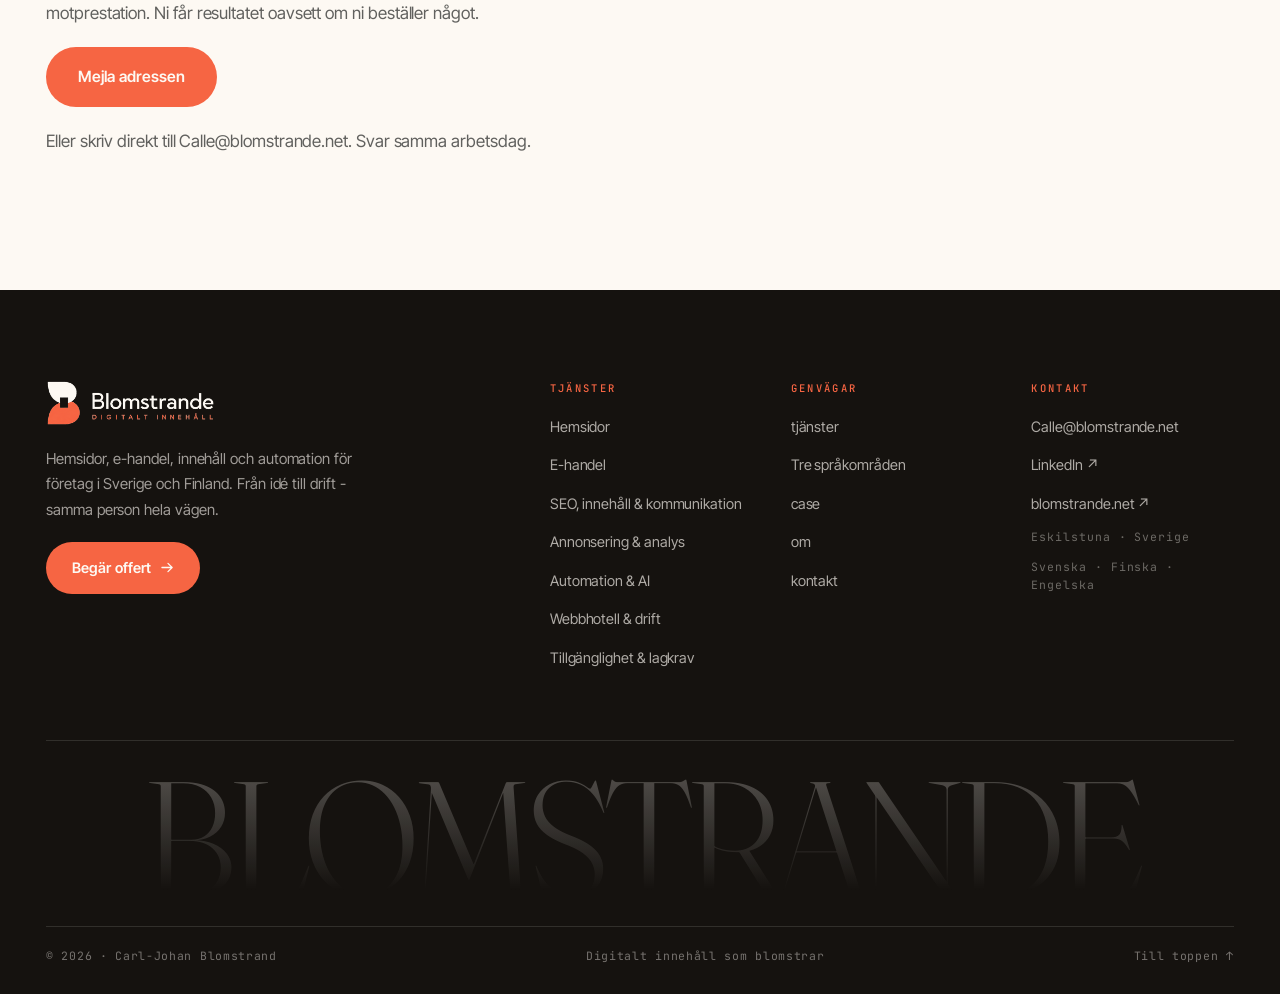
<file: tjanster/tillganglighet/index.html>
<!DOCTYPE html>
<html lang="sv" data-title-sv="Tillgänglighetsgranskning för e-handel. - Blomstrande" data-title-en="Accessibility audit for Swedish e-commerce. - Blomstrande">
<head>
<meta charset="utf-8">
<meta name="viewport" content="width=device-width, initial-scale=1, viewport-fit=cover">
<title>Tillgänglighetsgranskning för e-handel. - Blomstrande</title>
<meta name="description" content="Granskning av er e-handel mot tillgänglighetslagen, lag (2023:254). Samma tre delar som Post- och telestyrelsen granskar, med radnummer på varje fel. Från 2 900 kr.">
<meta name="theme-color" content="#FDF9F3">
<link rel="canonical" href="https://blomstrande.net/tjanster/tillganglighet/">

<meta property="og:type" content="article">
<meta property="og:title" content="Tillgänglighetsgranskning för e-handel. - Blomstrande">
<meta property="og:description" content="Granskning av er e-handel mot tillgänglighetslagen, lag (2023:254). Samma tre delar som Post- och telestyrelsen granskar, med radnummer på varje fel. Från 2 900 kr.">
<meta property="og:url" content="https://blomstrande.net/tjanster/tillganglighet/">
<meta property="og:image" content="https://blomstrande.net/assets/sub-tillganglighet.jpg">
<meta property="og:site_name" content="Blomstrande">
<meta name="twitter:card" content="summary_large_image">
<meta name="twitter:image" content="https://blomstrande.net/assets/sub-tillganglighet.jpg">

<link rel="icon" href="../../assets/logo-mark.png">
<link rel="preconnect" href="https://fonts.googleapis.com">
<link rel="preconnect" href="https://fonts.gstatic.com" crossorigin>
<link rel="stylesheet" href="https://fonts.googleapis.com/css2?family=Fraunces:ital,opsz,wght@0,9..144,300;0,9..144,400;0,9..144,500;1,9..144,300;1,9..144,400&family=Inter+Tight:wght@300;400;500;600&family=JetBrains+Mono:wght@400;500&display=swap">
<link rel="stylesheet" href="../../styles.css">

<script>
  document.documentElement.className += ' js';
  if (matchMedia('(prefers-reduced-motion: reduce)').matches) {
    document.documentElement.className += ' reduce';
  }
  try {
    var l = localStorage.getItem('bl-lang');
    if (l === 'en' || l === 'sv') document.documentElement.lang = l;
  } catch (e) {}
</script>

<style>
/* Sidspecifikt for tillganglighetssidan. Bygger enbart pa sajtens egna
   variabler: inga nya farger, inga nya typsnitt. Prefixet tg- finns for att
   inget har ska kunna krocka med styles.css. */
.tg-citat{margin:clamp(24px,3.4vw,40px) 0;padding-left:clamp(18px,2.6vw,30px);border-left:2px solid var(--gold);max-width:60ch}
.tg-citat p{font-family:var(--f-display);font-weight:300;font-size:clamp(19px,2.1vw,25px);line-height:1.44;letter-spacing:-.012em;margin:0 0 14px}
.tg-citat cite{display:block;font-style:normal;font-size:14px;color:var(--cream-3)}

.tg-kod{background:var(--invert-bg);color:var(--invert-fg);border-radius:var(--r);
  padding:clamp(20px,2.4vw,30px);font-family:var(--f-mono);font-size:13.5px;line-height:1.75;
  overflow-x:auto;max-width:74ch;box-shadow:var(--shadow-soft)}
.tg-kod__topp{display:flex;flex-wrap:wrap;gap:8px 14px;align-items:baseline;padding-bottom:14px;
  margin-bottom:16px;border-bottom:1px solid rgba(253,249,243,.14)}
.tg-kod__krit{color:var(--gold-hi);font-weight:500}
.tg-kod__niva{font-size:11.5px;letter-spacing:.09em;text-transform:uppercase;color:rgba(253,249,243,.52)}
.tg-kod__txt{color:rgba(253,249,243,.84);font-family:var(--f-body);font-size:15px;line-height:1.62;margin:0 0 16px}
.tg-kod__txt code{font-family:var(--f-mono);font-size:13px;color:var(--gold-hi)}
.tg-kod__rad{color:rgba(253,249,243,.55)}
.tg-kod__rad b{color:var(--gold-hi);font-weight:500}

.tg-under{margin-top:clamp(20px,2.6vw,32px);max-width:62ch;color:var(--cream-2);font-size:16px;line-height:1.66}

.tg-priser{display:grid;gap:clamp(18px,2.4vw,30px);grid-template-columns:repeat(auto-fit,minmax(270px,1fr));
  margin-top:clamp(26px,3.2vw,44px)}
.tg-pris{background:var(--ink-850);border:1px solid var(--line);border-radius:var(--r);
  padding:clamp(24px,2.8vw,34px);display:flex;flex-direction:column}
.tg-pris--stark{border-color:var(--gold);box-shadow:var(--shadow-soft)}
.tg-pris__marke{font-family:var(--f-mono);font-size:11.5px;letter-spacing:.09em;text-transform:uppercase;color:var(--gold-lo);margin-bottom:12px}
.tg-pris h3{font-family:var(--f-display);font-weight:400;font-size:clamp(21px,2.3vw,27px);letter-spacing:-.015em;margin:0}
.tg-pris__kr{font-family:var(--f-display);font-weight:300;font-size:clamp(32px,3.8vw,44px);letter-spacing:-.02em;line-height:1.1;margin:14px 0 4px}
.tg-pris__moms{font-size:13.5px;color:var(--cream-3);margin:0 0 20px}
.tg-pris ul{list-style:none;padding:0;margin:0 0 24px;flex:1}
.tg-pris li{position:relative;padding-left:24px;margin-bottom:10px;font-size:15.5px;line-height:1.55;color:var(--cream-2)}
.tg-pris li::before{content:"";position:absolute;left:3px;top:.62em;width:9px;height:9px;border-radius:50%;border:1.5px solid var(--gold);opacity:.75}
.tg-pris .btn{align-self:flex-start}

.tg-arlig{background:var(--ink-850);border:1px solid var(--line);border-left:3px solid var(--gold);
  border-radius:var(--r);padding:clamp(24px,3vw,40px);max-width:74ch}
.tg-arlig h3,.tg-arlig .h3{margin:0 0 16px}
.tg-arlig p{margin:0 0 14px;color:var(--cream-2);font-size:16px;line-height:1.68}
.tg-arlig p:last-child{margin-bottom:0}

.tg-slut{max-width:62ch}
.tg-slut p{margin:0 0 20px;font-size:17px;line-height:1.66;color:var(--cream-2)}
</style>
</head>

<body class="sub">

<div class="grain" aria-hidden="true"></div>
<div class="progress" id="progress" aria-hidden="true"></div>
<a class="skip" href="#innehall" data-i18n="skip">Hoppa till innehållet</a>

<header class="nav" id="nav">
  <div class="nav__in wrap">
    <a class="brand" href="../../index.html" aria-label="Blomstrande - Digitalt innehåll">
      <img class="brand__mark" src="../../assets/logo-mark.png" alt="" width="200" height="191" aria-hidden="true">
      <span class="brand__txt"><b>Blomstrande</b><i data-i18n="brandSub">Digitalt innehåll</i></span>
    </a>
    <nav class="nav__links" aria-label="Huvudmeny">
      <a href="../../index.html#tjanster"><span data-i18n="navServices">tjänster</span></a>
      <a href="../../index.html#case"><span data-i18n="navWork">case</span></a>
      <a href="../../index.html#om"><span data-i18n="navAbout">om</span></a>
      <a href="../../index.html#kontakt"><span data-i18n="navContact">kontakt</span></a>
    </nav>
    <div class="nav__side">
      <div class="lang" id="lang">
        <button class="lang__btn" type="button" aria-haspopup="true" aria-expanded="false" id="langBtn">
          <span id="langCur">SV</span>
          <svg viewBox="0 0 10 10" width="9" height="9" aria-hidden="true"><path d="M1.5 3.5 5 7l3.5-3.5" fill="none" stroke="currentColor" stroke-width="1.2" stroke-linecap="round"/></svg>
        </button>
        <div class="lang__menu" role="menu">
          <button type="button" data-lang="sv" role="menuitem"><b>SV</b> Svenska</button>
          <button type="button" data-lang="en" role="menuitem"><b>EN</b> English</button>
        </div>
      </div>
      <a class="btn btn--gold" href="../../index.html#kontakt" data-magnetic>
        <span data-i18n="navCta">Begär offert</span>
        <svg class="btn__arw" viewBox="0 0 14 14" width="13" height="13" aria-hidden="true"><path d="M1 7h11M7.5 2.5 12 7l-4.5 4.5" fill="none" stroke="currentColor" stroke-width="1.35" stroke-linecap="round" stroke-linejoin="round"/></svg>
      </a>
      <button class="burger" id="burger" type="button" aria-label="Meny" aria-expanded="false"><span></span></button>
    </div>
  </div>
</header>

<div class="mobile" id="mobile">
  <nav class="mobile__nav">
    <a href="../../index.html#tjanster"><em>01</em> <span data-i18n="navServices">tjänster</span></a>
    <a href="../../index.html#case"><em>02</em> <span data-i18n="navWork">case</span></a>
    <a href="../../index.html#om"><em>03</em> <span data-i18n="navAbout">om</span></a>
    <a href="../../index.html#kontakt"><em>04</em> <span data-i18n="navContact">kontakt</span></a>
  </nav>
  <div class="mobile__foot">
    <a href="mailto:Calle@blomstrande.net">Calle@blomstrande.net</a>
    <span>Eskilstuna · SE</span>
  </div>
</div>

<main id="innehall">

  <section class="subhero" id="toppen" data-spotlight>
    <div class="subhero__media" aria-hidden="true">
      <img src="../../assets/sub-tillganglighet.jpg" alt="" width="1920" height="1074" fetchpriority="high">
    </div>
    <div class="subhero__scrim" aria-hidden="true"></div>
    <div class="wrap subhero__in">
      <a class="tillbaka" href="../../index.html#tjanster">
        <svg viewBox="0 0 14 14" width="12" height="12" fill="none" aria-hidden="true"><path d="M13 7H2M6.5 2.5 2 7l4.5 4.5" stroke="currentColor" stroke-width="1.4" stroke-linecap="round" stroke-linejoin="round"/></svg>
        <span data-i18n="allaTjanster">Alla tjänster</span>
      </a>
      <p class="eyebrow">Tjänst 07</p>
      <h1 class="h1 subhero__h1">Er e-handel granskad mot tillgänglighetslagen.</h1>
      <p class="subhero__lead">Samma tre delar som Post- och telestyrelsen granskar, med radnummer på
        varje fel och en färdig sida ni kan publicera. Från 2 900 kronor.</p>
      <div class="subhero__cta">
        <a class="btn btn--gold btn--lg" href="#kontakt" data-magnetic><span>Få en kostnadsfri koll</span></a>
        <a class="btn btn--ghost btn--lg" href="#far" data-magnetic><span>Vad du får</span></a>
      </div>
    </div>
  </section>

  <section class="sektion">
    <div class="wrap intro">
      <figure class="intro__bild" data-reveal>
        <img src="../../assets/tillganglighet-rapport.jpg" alt="En utskriven granskningsrapport på ett skrivbord, med en rad markerad." loading="lazy" width="1200" height="671">
      </figure>
      <div class="intro__text">
        <p class="eyebrow" data-reveal><span data-i18n="omTjansten">Om tjänsten</span></p>
        <p data-reveal>Sedan den 28 juni 2025 gäller lag (2023:254) för e-handel som säljer till
          konsumenter. Mikroföretag är undantagna, alltså färre än tio anställda <em>och</em> under två
          miljoner euro i omsättning. Allt däröver omfattas.</p>
        <p data-reveal>Post- och telestyrelsen har tillsyn över e-handel och har hittills öppnat 28
          ärenden mot namngivna svenska e-handlare. Myndigheten skriver att granskningen fortsätter
          under 2026, och att vilka företag som omfattas längre fram ännu inte är bestämt.</p>
        <p data-reveal>Kravet är inte bara att sajten fungerar. Enligt 25 § ska varje tjänsteleverantör
          ta fram information om hur tjänsten uppfyller tillgänglighetskraven, och se till att den följer
          med tjänsten. Saknas den är det i sig ett åsidosättande som enligt 37 och 39 §§ kan mötas med
          sanktionsavgift, lägst 10 000 och högst 10 000 000 kronor.</p>
        <p data-reveal>Jag mäter er sajt utifrån, på samma tre delar som myndigheten granskar, och
          levererar antingen den färdiga sidan eller hela listan med åtgärder. Ni behöver inte göra
          någonting för att granskningen ska bli av.</p>
      </div>
    </div>
  </section>

  <section class="tband">
    <div class="tband__bg" aria-hidden="true">
      <div class="tband__pin"><img src="../../assets/sub-tillganglighet-band.jpg" alt="" loading="lazy" width="2560" height="1097"></div>
    </div>
    <div class="tband__track" data-scrub-track>
      <div class="tband__sticky">
        <div class="wrap">
          <p class="eyebrow eyebrow--light"><span>Tjänst 07</span></p>
          <p class="scrub" data-scrub-text>Koden såg rätt ut. Länken var ändå namnlös.</p>
        </div>
      </div>
    </div>
  </section>

  <section class="sektion sektion--band" id="far">
    <div class="wrap">
      <div class="sub__head">
        <p class="eyebrow" data-reveal><span data-i18n="duFar">Vad du får</span></p>
        <h2 class="h2" data-reveal>Det här ingår.</h2>
      </div>
      <ol class="far" data-reveal-group>
        <li data-reveal>
          <h3>Startsidan</h3>
          <p>Den mest putsade sidan på sajten, och den första myndigheten tittar på.</p>
        </li>
        <li data-reveal>
          <h3>En produktsida</h3>
          <p>Letas upp automatiskt i era länkar eller i er sajtkarta, även när listan byggs av JavaScript.</p>
        </li>
        <li data-reveal>
          <h3>Sökfunktionen</h3>
          <p>Pekas ut särskilt, med vilka av fynden som rör just den.</p>
        </li>
        <li data-reveal>
          <h3>Radnummer på varje fel</h3>
          <p>Sida, radnummer och den faktiska kodraden, så att ni kan kontrollera i stället för att tro.</p>
        </li>
        <li data-reveal>
          <h3>Åtgärdsplan</h3>
          <p>Sorterad efter vad som påverkar flest användare, inte efter vad som är lättast att fixa.</p>
        </li>
        <li data-reveal>
          <h3>Redogörelsen enligt 25 §</h3>
          <p>En färdig sida i er egen kod, klar att publicera samma dag ni får den.</p>
        </li>
      </ol>
    </div>
  </section>

  <section class="sektion tg-fyndsektion">
    <div class="wrap">
      <div class="sub__head">
        <p class="eyebrow" data-reveal><span>Ett verkligt fynd</span></p>
        <h2 class="h2" data-reveal>Så här ser en avvikelse ut.</h2>
      </div>

      <blockquote class="tg-citat" data-reveal>
        <p>Granskningen gäller endast företagens webbplatser, inte deras appar. Fokus ligger på tre
          delar av webbplatsen: startsidan, en produktsida och sökfunktionen på just
          e-handelstjänsten.</p>
        <cite>Lisa Wellenius, jurist på enheten för tillgänglighetsregler, Post- och telestyrelsen,
          15 oktober 2025</cite>
      </blockquote>

      <div class="tg-kod" data-reveal>
        <div class="tg-kod__topp">
          <span class="tg-kod__krit">2.4.4 Länkens syfte</span>
          <span class="tg-kod__niva">Nivå A &middot; Allvarlig</span>
        </div>
        <p class="tg-kod__txt">Länken innehåller bara en bild och får därför sitt namn från bilden.
          Alt-texten finns, men bilden är satt till <code>aria-hidden="true"</code>. Då räknas texten
          bort och länken läses upp som bara "länk".</p>
        <div class="tg-kod__rad">
          Förekomst: / &nbsp;&middot;&nbsp; <b>rad 322</b><br>
          &lt;a class="page-header__logo" href="/"&gt;
        </div>
      </div>

      <p class="tg-under" data-reveal>Fyndet ovan kommer från en svensk e-handel med över en halv
        miljard i omsättning. Felet hade överlevt eftersom koden ser korrekt ut vid en manuell
        genomgång. Det är precis den sortens fel en maskin hittar och ett öga missar.</p>
    </div>
  </section>

  <section class="sektion sektion--band" id="pris">
    <div class="wrap">
      <div class="sub__head">
        <p class="eyebrow" data-reveal><span>Vad det kostar</span></p>
        <h2 class="h2" data-reveal>Två sätt att komma igång.</h2>
      </div>

      <div class="tg-priser" data-reveal-group>
        <article class="tg-pris tg-pris--stark" data-reveal>
          <span class="tg-pris__marke">Börja här</span>
          <h3>Redogörelsen</h3>
          <p class="tg-pris__kr">2 900 kr</p>
          <p class="tg-pris__moms">exklusive moms &middot; levereras på 2 arbetsdagar</p>
          <ul>
            <li>Färdig sida att publicera, i er egen kod</li>
            <li>Uppfyller informationskravet i 25 §</li>
            <li>Lista på de uppgifter ni själva måste fylla i</li>
            <li>Granskning av startsidan ingår</li>
          </ul>
          <a class="btn btn--gold" href="#kontakt" data-magnetic><span>Beställ</span></a>
        </article>

        <article class="tg-pris" data-reveal>
          <span class="tg-pris__marke">Hela bilden</span>
          <h3>Granskningen</h3>
          <p class="tg-pris__kr">9 900 kr</p>
          <p class="tg-pris__moms">exklusive moms &middot; levereras på 5 arbetsdagar</p>
          <ul>
            <li>Alla tre delarna som PTS granskar</li>
            <li>Upp till tre egna sidor därtill</li>
            <li>Prioriterad åtgärdsplan</li>
            <li>Redogörelsen ingår</li>
          </ul>
          <a class="btn btn--ghost" href="#kontakt" data-magnetic><span>Beställ</span></a>
        </article>
      </div>

      <p class="tg-under" data-reveal>Faktura 10 dagar. Är ni inte nöjda skickar jag ingen faktura.
        För webbyråer som vill granska en hel kundstock gäller andra priser, från 1 500 kr per sajt.</p>
    </div>
  </section>

  <section class="sektion">
    <div class="wrap">
      <div class="tg-arlig" data-reveal>
        <h2 class="h3">Vad en automatisk granskning inte klarar</h2>
        <p>Ungefär en tredjedel av WCAG-kraven går att kontrollera maskinellt. Resten kräver att en
          människa använder sajten. Post- och telestyrelsen skriver själva att automatiska testverktyg
          rapporterar felaktiga resultat och har svårt att avgöra hur användbart något faktiskt är.</p>
        <p>Därför bär varje fynd sida, radnummer och kodrad, så att ni kan kontrollera det i stället för
          att tro på det. Och därför står det i rapporten vad mätningen inte täcker: om en alt-text
          faktiskt beskriver bilden, om sidan går att använda med enbart tangentbord i praktiken, allt
          som byggs av JavaScript, och allt bakom inloggning.</p>
        <p><strong>Jag skriver aldrig att en sajt är helt förenlig med lagen.</strong> En automatisk
          granskning kan visa att fel finns. Den kan aldrig visa att fel saknas, och en redogörelse är
          ett underlag som kan hamna hos en tillsynsmyndighet.</p>
      </div>
    </div>
  </section>

  <section class="sektion sektion--band">
    <div class="wrap sub__grid">
      <div class="sub__aside">
        <p class="eyebrow" data-reveal><span data-i18n="vanliga">Vanliga frågor</span></p>
      </div>
      <div class="sub__prose">
        <details class="fq" data-reveal>
          <summary><span>Omfattas vi över huvud taget?</span></summary>
          <p>Om ni säljer till konsumenter online, ja, såvida ni inte är ett mikroföretag. Undantaget
            kräver både färre än tio anställda och under två miljoner euro i omsättning, alltså ungefär
            23 miljoner kronor. Uppfyller ni bara ett av villkoren omfattas ni. Undantaget gäller
            dessutom tjänster, inte produkter.</p>
        </details>
        <details class="fq" data-reveal>
          <summary><span>Vi kör redan Lighthouse och axe. Vad är skillnaden?</span></summary>
          <p>De verktygen är bra på det de gör. Två skillnader spelar roll. De ger en teknisk lista utan
            koppling till vilket lagkrav som berörs, och den kopplingen är hela poängen om PTS begär in
            underlag enligt 26 §. Och ingen av dem tar fram informationen enligt 25 §, som är ett eget
            krav. Det jag levererar är inte en bättre skanning, det är ett dokument som går att skicka
            vidare.</p>
        </details>
        <details class="fq" data-reveal>
          <summary><span>Hur vet vi att era fynd stämmer?</span></summary>
          <p>Ni slår upp dem. Varje avvikelse anges med sida, radnummer och den faktiska kodraden, så att
            det tar trettio sekunder att kontrollera ett fynd. Levereras er sajt minifierad hänvisar
            rapporten till kodraden i stället, eftersom ett radnummer på en sida som ligger på två rader
            är sant men obrukbart. Hittar ni ett fel i ett fynd rättar jag verktyget och gör om
            granskningen utan kostnad.</p>
        </details>
        <details class="fq" data-reveal>
          <summary><span>Blir vi klara med lagen om vi rättar allt i rapporten?</span></summary>
          <p>Nej, och jag tänker inte påstå det. Rapporten mäter WCAG 2.1 nivå A och AA, som är en
            delmängd av EN 301 549. Lagens krav är funktionella och går längre. För e-handel finns
            dessutom två egna krav: att återge tillgänglighetsinformation om det ni säljer, och att
            identifiering, signering, säkerhet och betalning går att använda tillgängligt, även när de
            ligger hos någon annan. Inget av det går att avgöra maskinellt, så det ställs som frågor i
            rapporten i stället.</p>
        </details>
        <details class="fq" data-reveal>
          <summary><span>Hur lång tid tar det, och vad behöver vi göra?</span></summary>
          <p>Redogörelsen tar två arbetsdagar, granskningen fem. Ni behöver inte göra någonting:
            granskningen sker utifrån, på sidorna som de levereras, och belastar inte er sajt. Till
            redogörelsen behöver jag företagsnamn, organisationsnummer och en adress dit brister kan
            anmälas.</p>
        </details>
        <details class="fq" data-reveal>
          <summary><span>Vad händer om vi inte gör någonting?</span></summary>
          <p>Troligen ingenting på kort sikt. PTS började med de största aktörerna och har hittills
            öppnat 28 ärenden. Vilka som står på tur är enligt myndigheten ännu inte bestämt. Det jag kan
            säga är vad som står i lagen: tillsynsmyndigheten kan besluta om föreläggande, förena det med
            vite, eller besluta om sanktionsavgift, som enligt 39 § bestäms till lägst 10 000 och högst
            10 000 000 kronor. Jag säljer inte skydd mot en myndighet. Jag mäter er sajt och berättar vad
            jag ser.</p>
        </details>
      </div>
    </div>
  </section>

  <section class="sektion" id="kontakt">
    <div class="wrap">
      <div class="sub__head">
        <p class="eyebrow" data-reveal><span>Kostnadsfri koll</span></p>
        <h2 class="h2" data-reveal>Skriv er adress, så mäter jag.</h2>
      </div>
      <div class="tg-slut" data-reveal>
        <p>Ni får de tre allvarligaste fynden med radnummer, utan kostnad och utan motprestation. Ni får
          resultatet oavsett om ni beställer något.</p>
        <p><a class="btn btn--gold btn--lg" href="mailto:Calle@blomstrande.net?subject=Tillg%C3%A4nglighetskoll&amp;body=V%C3%A5r%20adress%3A%20" data-magnetic><span>Mejla adressen</span></a></p>
        <p class="tg-under">Eller skriv direkt till
          <a href="mailto:Calle@blomstrande.net">Calle@blomstrande.net</a>. Svar samma arbetsdag.</p>
      </div>
    </div>
  </section>

</main>


<!-- Samma sidfot som startsidan. Klasserna måste matcha styles.css exakt -
     en egen, förenklad sidfot här hamnade helt ostylad, eftersom
     .foot__in / .foot__mail / .foot__ort aldrig funnits i stilmallen. -->
<footer class="foot">
  <div class="wrap">

    <div class="foot__top">
      <div class="foot__brand">
        <img class="foot__logo" src="../../assets/logo-light.png" alt="Blomstrande Digitalt Innehåll" width="621" height="169">
        <p data-i18n="footBlurb">Hemsidor, e-handel, innehåll och automation för företag i Sverige och Finland. Från idé till drift - samma person hela vägen.</p>
        <a class="btn btn--gold" href="../../index.html#kontakt" data-magnetic>
          <span data-i18n="footCta">Begär offert</span>
          <svg class="btn__arw" viewBox="0 0 14 14" width="13" height="13" aria-hidden="true"><path d="M1 7h11M7.5 2.5 12 7l-4.5 4.5" fill="none" stroke="currentColor" stroke-width="1.35" stroke-linecap="round" stroke-linejoin="round"/></svg>
        </a>
      </div>

      <nav class="foot__cols" aria-label="Sidfot">
        <div>
          <h3 data-i18n="footServices">Tjänster</h3>
          <ul>
            <li><a href="../../tjanster/hemsidor/index.html" data-i18n="v1t">Hemsidor</a></li>
            <li><a href="../../tjanster/e-handel/index.html" data-i18n="v2t">E-handel</a></li>
            <li><a href="../../tjanster/seo-innehall/index.html" data-i18n="v3t">SEO, innehåll &amp; kommunikation</a></li>
            <li><a href="../../tjanster/annonsering-analys/index.html" data-i18n="v4t">Annonsering &amp; analys</a></li>
            <li><a href="../../tjanster/automation-ai/index.html" data-i18n="v5t">Automation &amp; AI</a></li>
            <li><a href="../../tjanster/webbhotell-drift/index.html" data-i18n="v6t">Webbhotell &amp; drift</a></li>
          <li><a href="../../tjanster/tillganglighet/index.html" data-i18n="v7t">Tillgänglighet &amp; lagkrav</a></li>
          </ul>
        </div>
        <div>
          <h3 data-i18n="footNav">Genvägar</h3>
          <ul>
            <li><a href="../../index.html#tjanster" data-i18n="navServices">tjänster</a></li>
            <li><a href="../../index.html#marknader" data-i18n="splitEyebrow">Tre språkområden</a></li>
            <li><a href="../../index.html#case" data-i18n="navWork">case</a></li>
            <li><a href="../../index.html#om" data-i18n="navAbout">om</a></li>
            <li><a href="../../index.html#kontakt" data-i18n="navContact">kontakt</a></li>
          </ul>
        </div>
        <div>
          <h3 data-i18n="footContact">Kontakt</h3>
          <ul>
            <li><a href="mailto:Calle@blomstrande.net">Calle@blomstrande.net</a></li>
            <li><a href="https://www.linkedin.com/" target="_blank" rel="noopener">LinkedIn ↗</a></li>
            <li><a href="https://blomstrande.net" target="_blank" rel="noopener">blomstrande.net ↗</a></li>
            <li class="foot__place">Eskilstuna · Sverige</li>
            <li class="foot__place" data-i18n="footLangs">Svenska · Finska · Engelska</li>
          </ul>
        </div>
      </nav>
    </div>

    <div class="foot__word" aria-hidden="true"><span>BLOMSTRANDE</span></div>

    <div class="foot__bar">
      <span>© 2026 · Carl-Johan Blomstrand</span>
      <span data-i18n="footTag">Digitalt innehåll som blomstrar</span>
      <a href="#toppen" class="foot__toTop"><span data-i18n="footTop">Till toppen</span> <i>↑</i></a>
    </div>

  </div>
</footer>

<script src="../../i18n.js"></script>
<script src="../../assets/i18n-tjanster.js"></script>
<script src="../../app.js"></script>
</body>
</html>
</file>
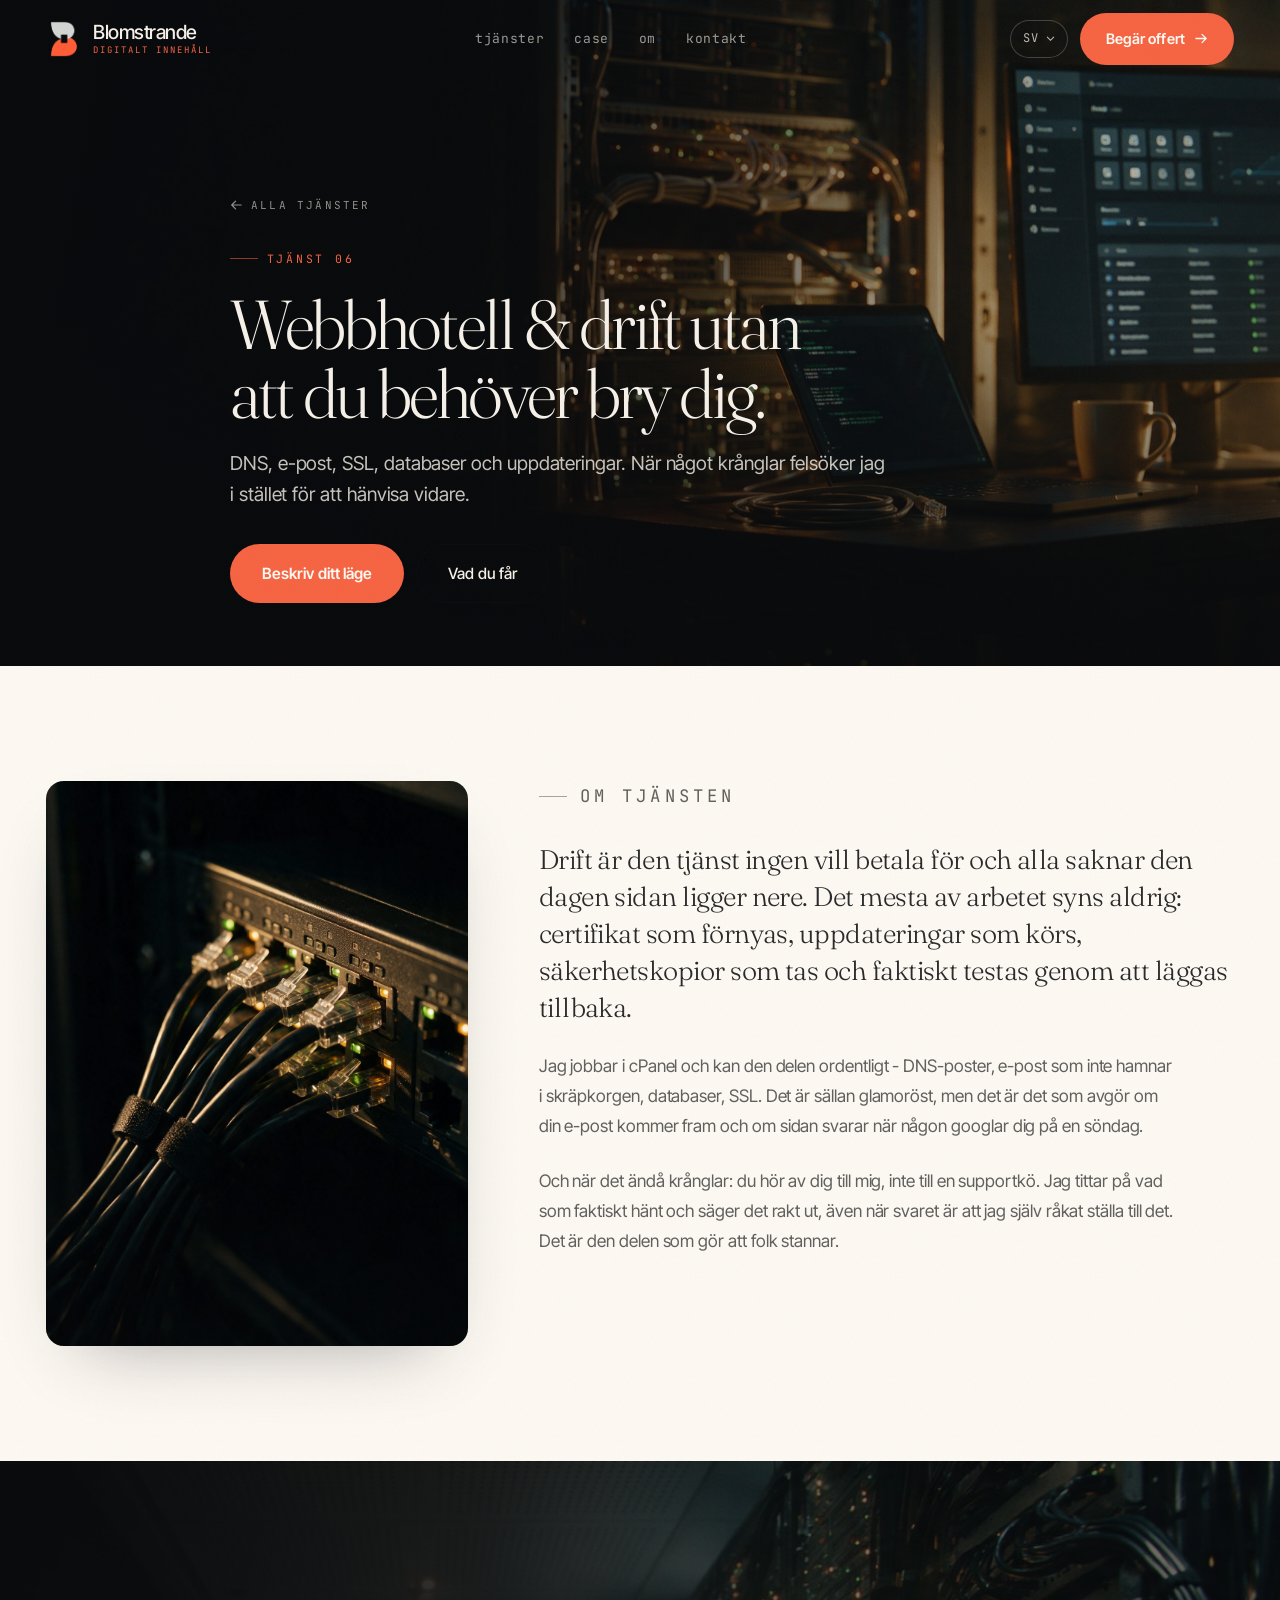
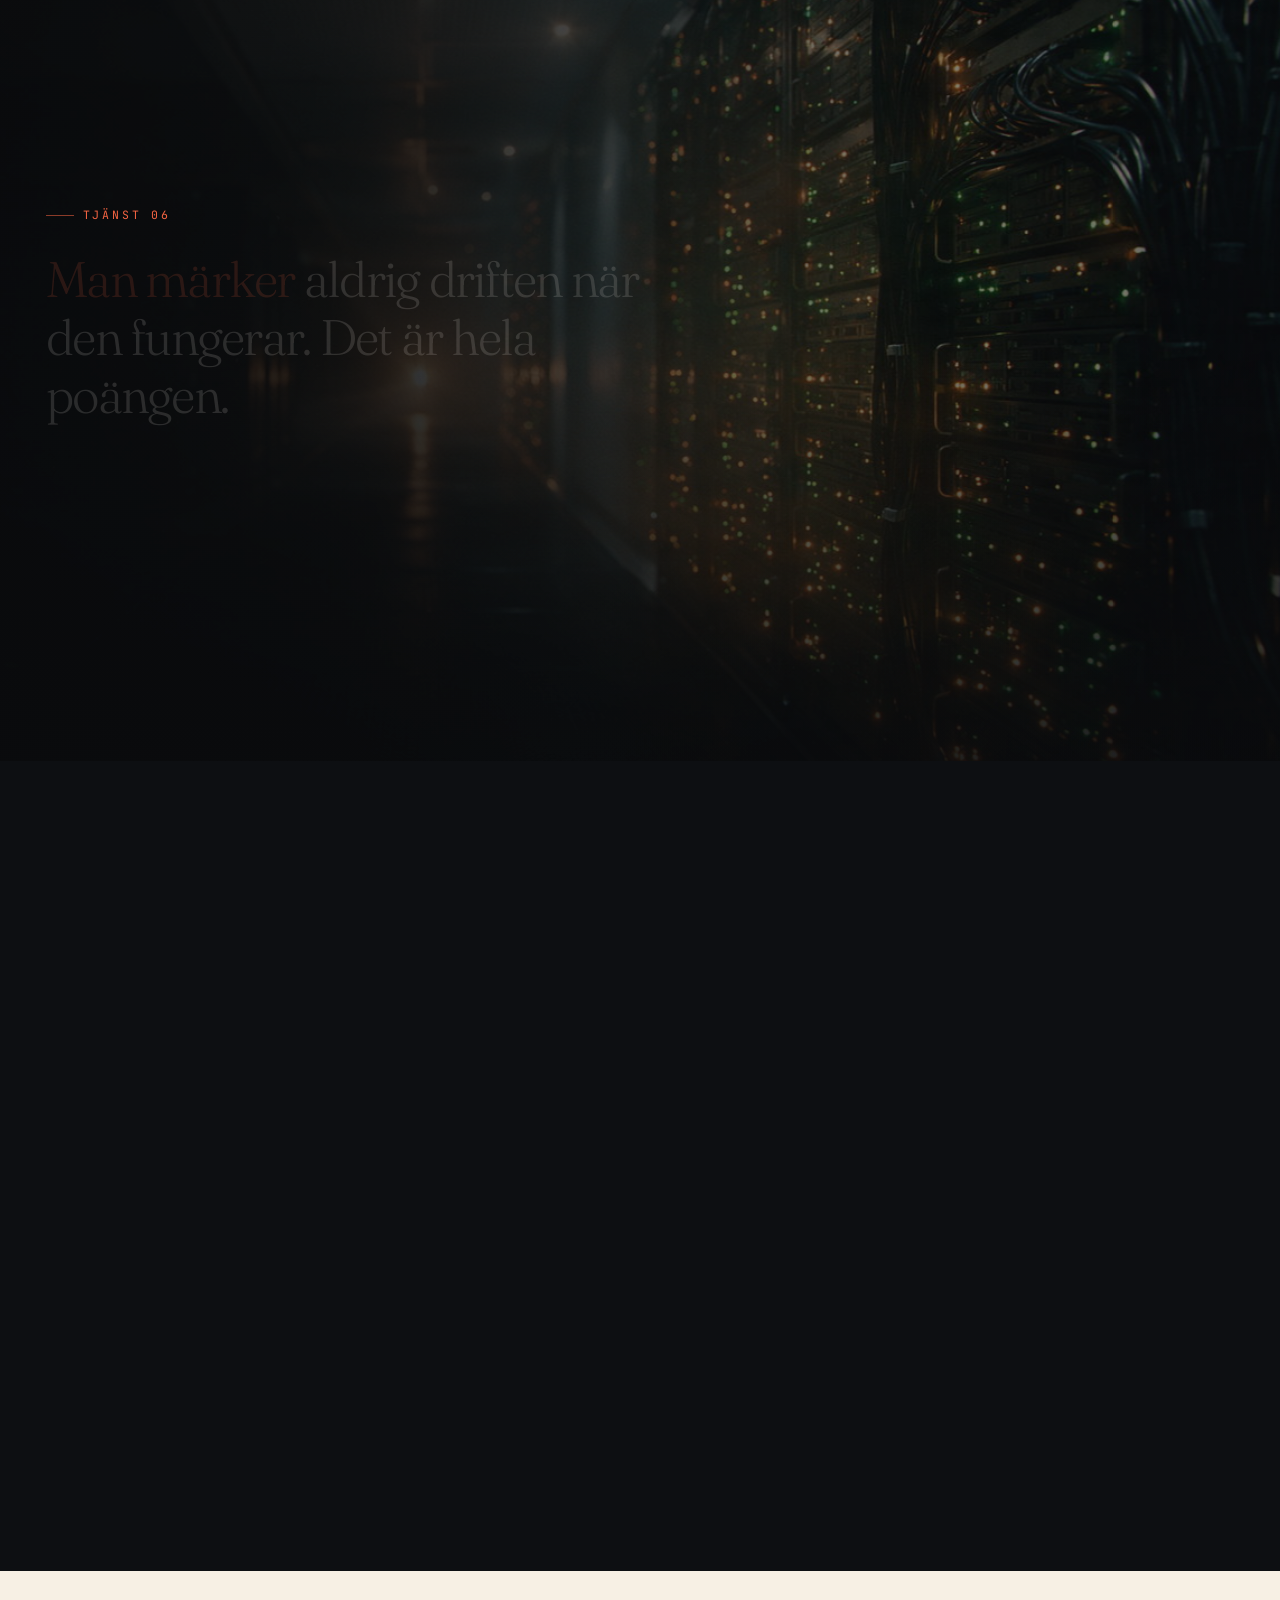
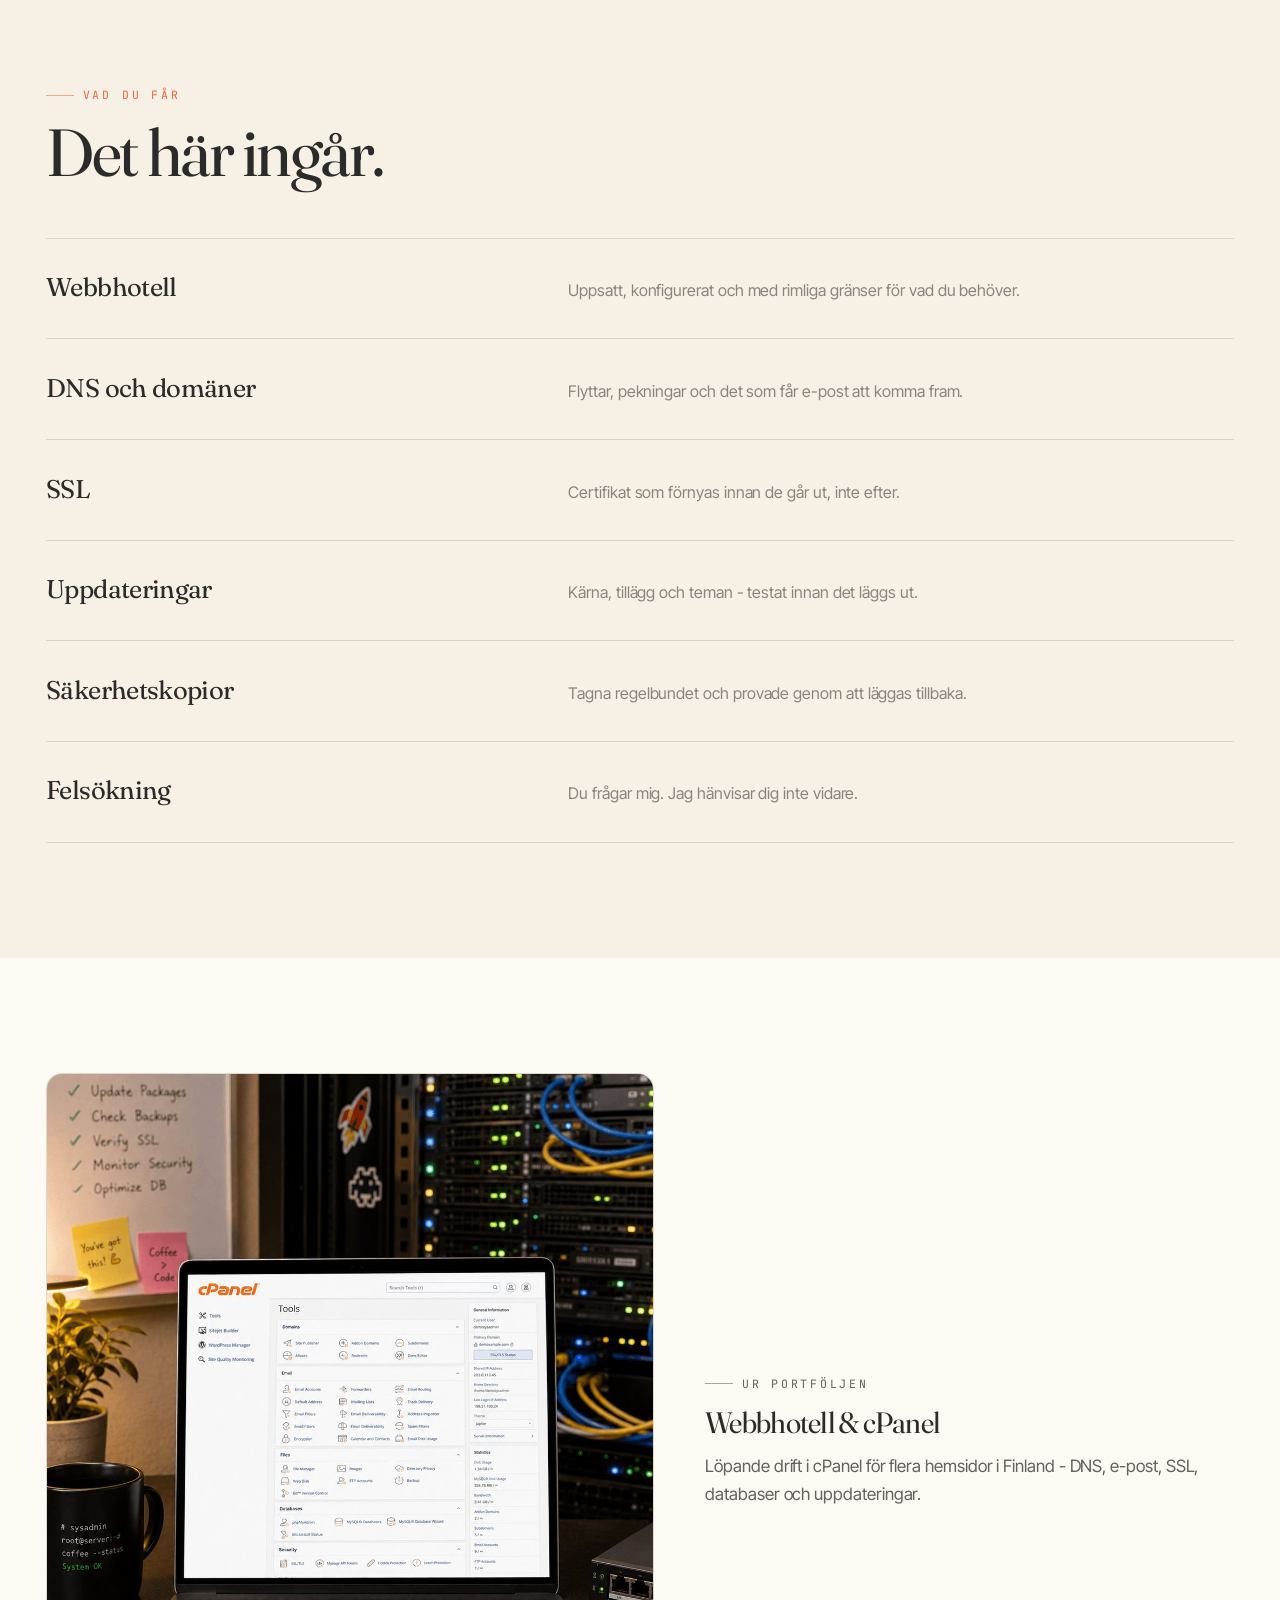
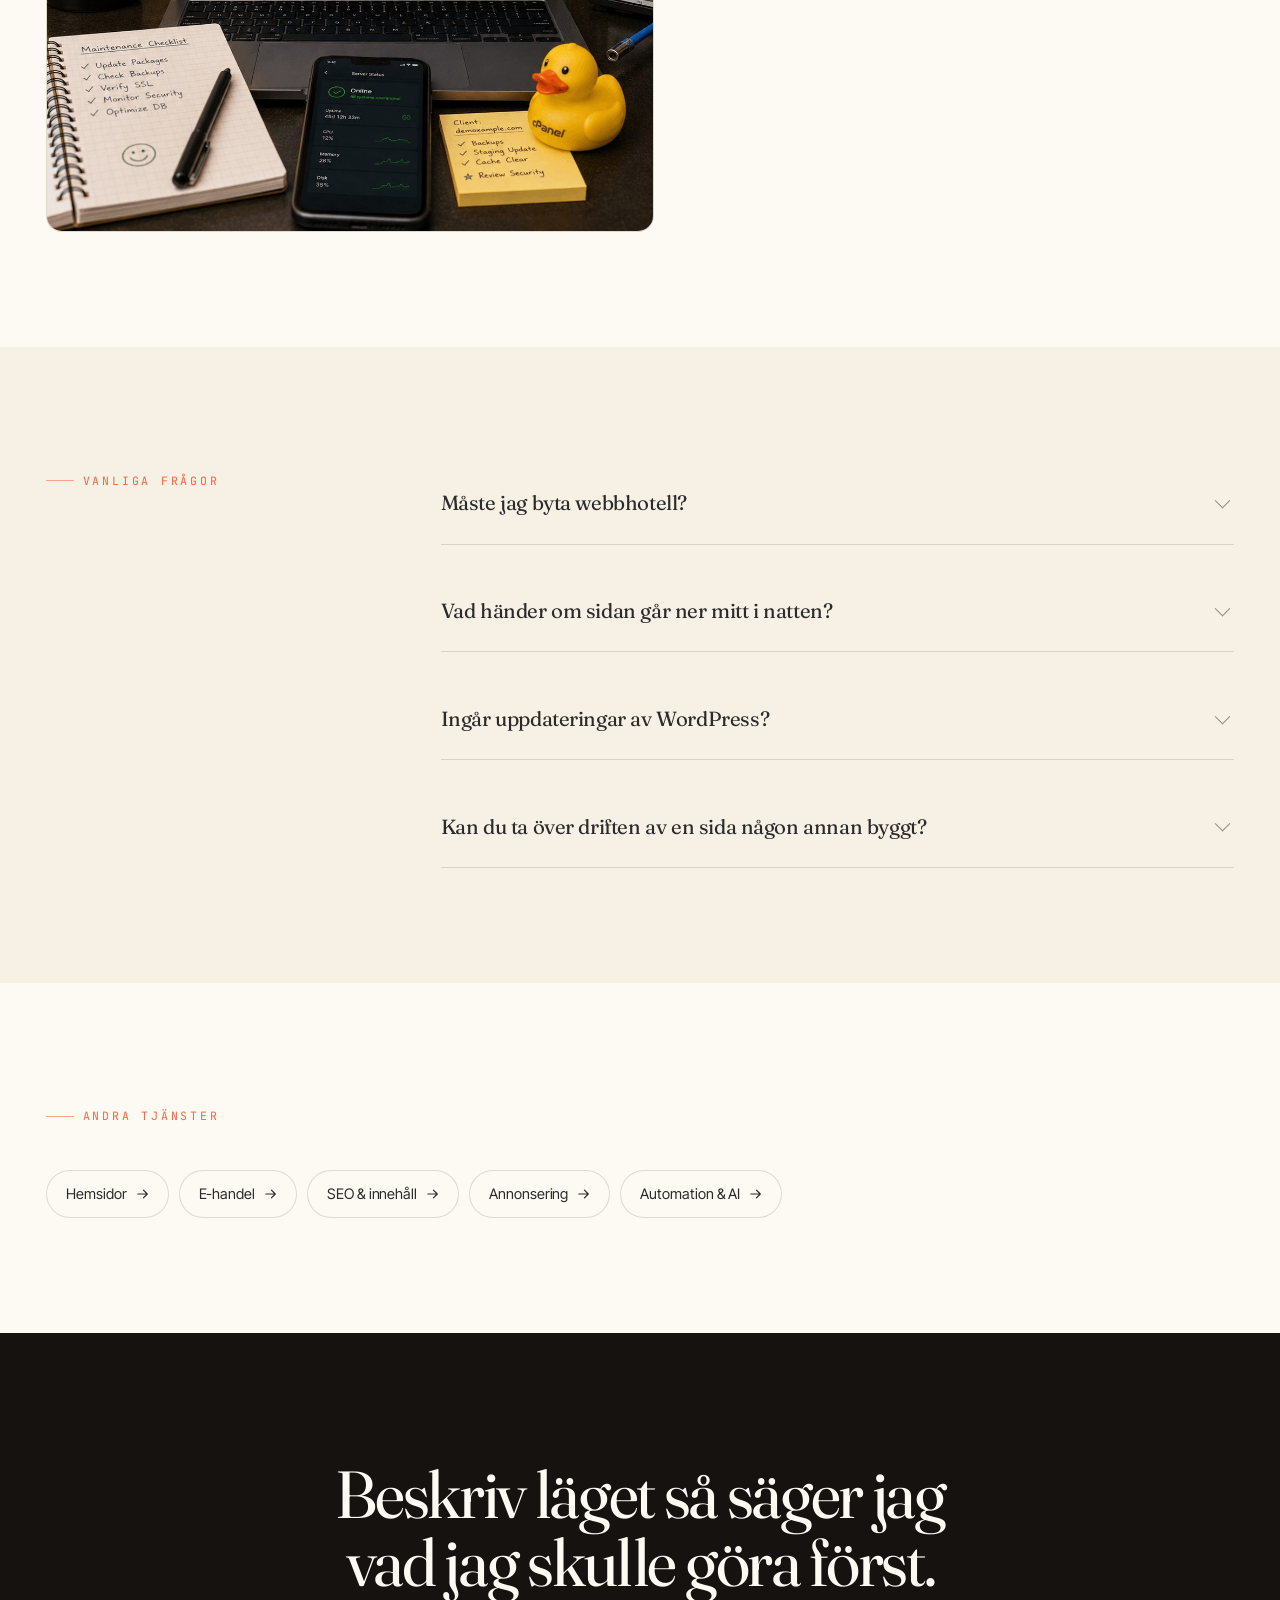
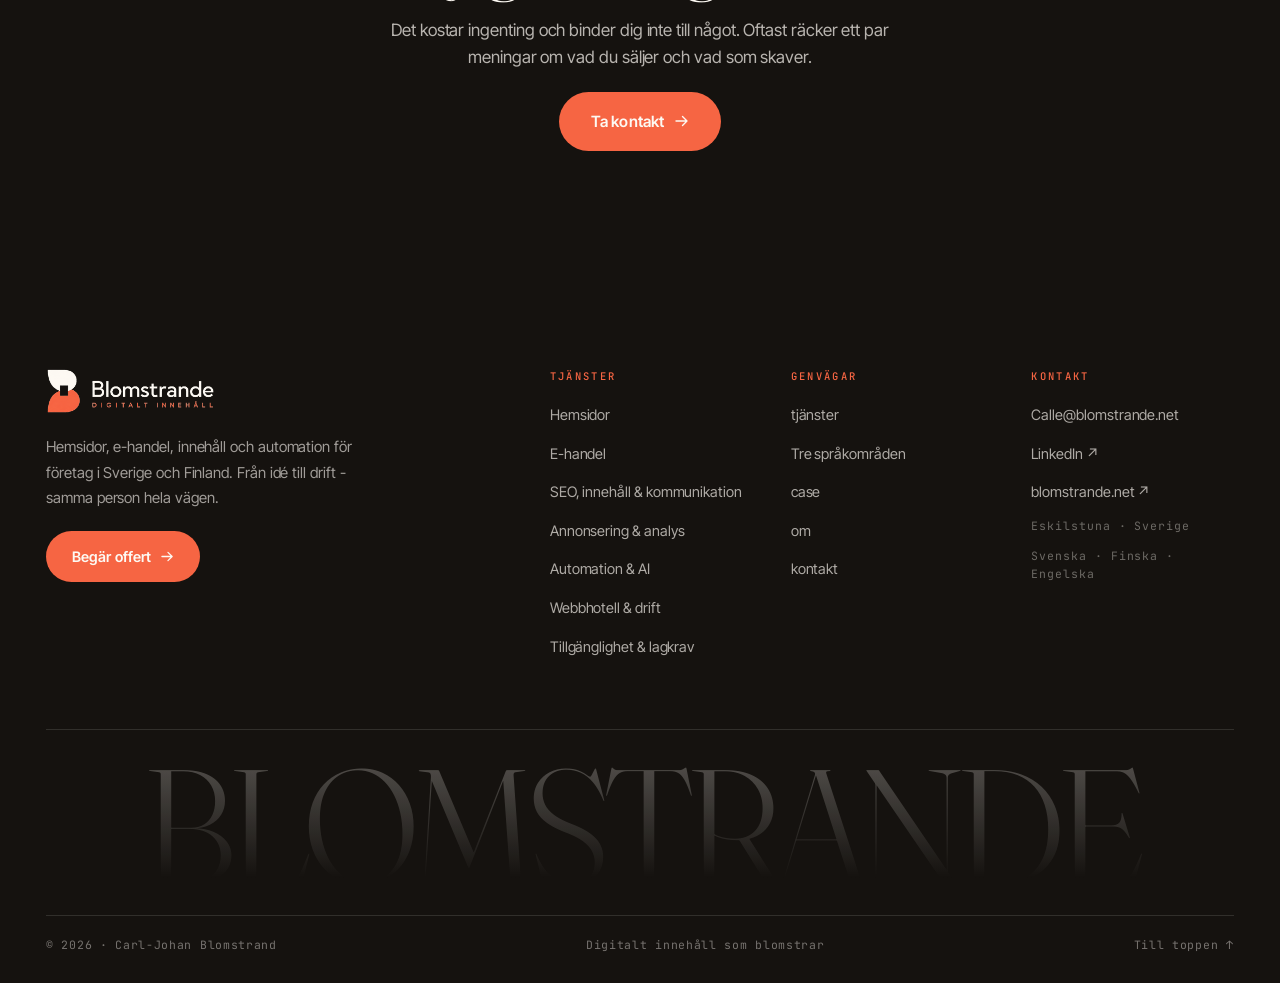
<file: tjanster/webbhotell-drift/index.html>
<!DOCTYPE html>
<html lang="sv" data-title-sv="Webbhotell & drift utan att du behöver bry dig. - Blomstrande" data-title-en="Hosting & maintenance you never have to think about. - Blomstrande">
<head>
<meta charset="utf-8">
<meta name="viewport" content="width=device-width, initial-scale=1, viewport-fit=cover">
<title>Webbhotell & drift utan att du behöver bry dig. - Blomstrande</title>
<meta name="description" content="DNS, e-post, SSL, databaser och uppdateringar. När något krånglar felsöker jag i stället för att hänvisa vidare.">
<meta name="theme-color" content="#FDF9F3">
<link rel="canonical" href="https://blomstrande.net/tjanster/webbhotell-drift/">

<meta property="og:type" content="article">
<meta property="og:title" content="Webbhotell & drift utan att du behöver bry dig. - Blomstrande">
<meta property="og:description" content="DNS, e-post, SSL, databaser och uppdateringar. När något krånglar felsöker jag i stället för att hänvisa vidare.">
<meta property="og:url" content="https://blomstrande.net/tjanster/webbhotell-drift/">
<meta property="og:image" content="https://blomstrande.net/assets/sub-drift.jpg">
<meta property="og:site_name" content="Blomstrande">
<meta name="twitter:card" content="summary_large_image">
<meta name="twitter:image" content="https://blomstrande.net/assets/sub-drift.jpg">

<link rel="icon" href="../../assets/logo-mark.png">
<link rel="preconnect" href="https://fonts.googleapis.com">
<link rel="preconnect" href="https://fonts.gstatic.com" crossorigin>
<link rel="stylesheet" href="https://fonts.googleapis.com/css2?family=Fraunces:ital,opsz,wght@0,9..144,300;0,9..144,400;0,9..144,500;1,9..144,300;1,9..144,400&family=Inter+Tight:wght@300;400;500;600&family=JetBrains+Mono:wght@400;500&display=swap">
<link rel="stylesheet" href="../../styles.css">

<script>
  document.documentElement.className += ' js';
  if (matchMedia('(prefers-reduced-motion: reduce)').matches) {
    document.documentElement.className += ' reduce';
  }
  try {
    var l = localStorage.getItem('bl-lang');
    if (l === 'en' || l === 'sv') document.documentElement.lang = l;
  } catch (e) {}
</script>
</head>

<body class="sub">

<div class="grain" aria-hidden="true"></div>
<div class="progress" id="progress" aria-hidden="true"></div>
<a class="skip" href="#innehall" data-i18n="skip">Hoppa till innehållet</a>

<header class="nav" id="nav">
  <div class="nav__in wrap">
    <a class="brand" href="../../index.html" aria-label="Blomstrande - Digitalt innehåll">
      <img class="brand__mark" src="../../assets/logo-mark.png" alt="" width="200" height="191" aria-hidden="true">
      <span class="brand__txt"><b>Blomstrande</b><i data-i18n="brandSub">Digitalt innehåll</i></span>
    </a>
    <nav class="nav__links" aria-label="Huvudmeny">
      <a href="../../index.html#tjanster"><span data-i18n="navServices">tjänster</span></a>
      <a href="../../index.html#case"><span data-i18n="navWork">case</span></a>
      <a href="../../index.html#om"><span data-i18n="navAbout">om</span></a>
      <a href="../../index.html#kontakt"><span data-i18n="navContact">kontakt</span></a>
    </nav>
    <div class="nav__side">
      <div class="lang" id="lang">
        <button class="lang__btn" type="button" aria-haspopup="true" aria-expanded="false" id="langBtn">
          <span id="langCur">SV</span>
          <svg viewBox="0 0 10 10" width="9" height="9" aria-hidden="true"><path d="M1.5 3.5 5 7l3.5-3.5" fill="none" stroke="currentColor" stroke-width="1.2" stroke-linecap="round"/></svg>
        </button>
        <div class="lang__menu" role="menu">
          <button type="button" data-lang="sv" role="menuitem"><b>SV</b> Svenska</button>
          <button type="button" data-lang="en" role="menuitem"><b>EN</b> English</button>
        </div>
      </div>
      <a class="btn btn--gold" href="../../index.html#kontakt" data-magnetic>
        <span data-i18n="navCta">Begär offert</span>
        <svg class="btn__arw" viewBox="0 0 14 14" width="13" height="13" aria-hidden="true"><path d="M1 7h11M7.5 2.5 12 7l-4.5 4.5" fill="none" stroke="currentColor" stroke-width="1.35" stroke-linecap="round" stroke-linejoin="round"/></svg>
      </a>
      <button class="burger" id="burger" type="button" aria-label="Meny" aria-expanded="false"><span></span></button>
    </div>
  </div>
</header>

<div class="mobile" id="mobile">
  <nav class="mobile__nav">
    <a href="../../index.html#tjanster"><em>01</em> <span data-i18n="navServices">tjänster</span></a>
    <a href="../../index.html#case"><em>02</em> <span data-i18n="navWork">case</span></a>
    <a href="../../index.html#om"><em>03</em> <span data-i18n="navAbout">om</span></a>
    <a href="../../index.html#kontakt"><em>04</em> <span data-i18n="navContact">kontakt</span></a>
  </nav>
  <div class="mobile__foot">
    <a href="mailto:Calle@blomstrande.net">Calle@blomstrande.net</a>
    <span>Eskilstuna · SE</span>
  </div>
</div>

<main id="innehall">

<section class="subhero" id="toppen" data-spotlight>
  <div class="subhero__media" aria-hidden="true">
    <img src="../../assets/sub-drift.jpg" alt="" width="1920" height="1080" fetchpriority="high">
  </div>
  <div class="subhero__scrim" aria-hidden="true"></div>
  <div class="wrap subhero__in">
    <a class="tillbaka" href="../../index.html#tjanster">
      <svg viewBox="0 0 14 14" width="12" height="12" fill="none" aria-hidden="true"><path d="M13 7H2M6.5 2.5 2 7l4.5 4.5" stroke="currentColor" stroke-width="1.4" stroke-linecap="round" stroke-linejoin="round"/></svg>
      <span data-i18n="allaTjanster">Alla tjänster</span>
    </a>
    <p class="eyebrow" data-i18n="p6eyebrow">Tjänst 06</p>
    <h1 class="h1 subhero__h1" data-i18n="p6h1">Webbhotell &amp; drift utan att du behöver bry dig.</h1>
    <p class="subhero__lead" data-i18n="p6lead">DNS, e-post, SSL, databaser och uppdateringar. När något krånglar felsöker jag i stället för att hänvisa vidare.</p>
    <div class="subhero__cta">
      <a class="btn btn--gold btn--lg" href="../../index.html#kontakt" data-magnetic><span data-i18n="subCta">Beskriv ditt läge</span></a>
      <a class="btn btn--ghost btn--lg" href="#far" data-magnetic><span data-i18n="subCta2">Vad du får</span></a>
    </div>
  </div>
</section>

<section class="sektion">
  <div class="wrap intro">
    <figure class="intro__bild" data-reveal>
      <img src="../../assets/sub-webbhotell-drift-detalj.jpg" alt="" loading="lazy" width="1200" height="1600">
    </figure>
    <div class="intro__text">
      <p class="eyebrow" data-reveal><span data-i18n="omTjansten">Om tjänsten</span></p>
        <p data-reveal data-i18n="p6p0">Drift är den tjänst ingen vill betala för och alla saknar den dagen sidan ligger nere. Det mesta av arbetet syns aldrig: certifikat som förnyas, uppdateringar som körs, säkerhetskopior som tas och faktiskt testas genom att läggas tillbaka.</p>
        <p data-reveal data-i18n="p6p1">Jag jobbar i cPanel och kan den delen ordentligt - DNS-poster, e-post som inte hamnar i skräpkorgen, databaser, SSL. Det är sällan glamoröst, men det är det som avgör om din e-post kommer fram och om sidan svarar när någon googlar dig på en söndag.</p>
        <p data-reveal data-i18n="p6p2">Och när det ändå krånglar: du hör av dig till mig, inte till en supportkö. Jag tittar på vad som faktiskt hänt och säger det rakt ut, även när svaret är att jag själv råkat ställa till det. Det är den delen som gör att folk stannar.</p>
    </div>
  </div>
</section>

<!-- Bandet: bilden nålas fast och meningen tänds ord för ord med scrollen.
     Klippningen ligger i __pin, aldrig på sektionen - overflow:hidden på en
     förälder skapar en scroll-container och dödar position:sticky. -->
<section class="tband">
  <div class="tband__bg" aria-hidden="true">
    <div class="tband__pin"><img src="../../assets/sub-webbhotell-drift-band.jpg" alt="" loading="lazy" width="2560" height="1097"></div>
  </div>
  <div class="tband__track" data-scrub-track>
    <div class="tband__sticky">
      <div class="wrap">
        <p class="eyebrow eyebrow--light"><span data-i18n="p6eyebrow">Tjänst 06</span></p>
        <p class="scrub" data-scrub-text data-i18n="p6band">Man märker aldrig driften när den fungerar. Det är hela poängen.</p>
      </div>
    </div>
  </div>
</section>

<section class="sektion sektion--band" id="far">
  <div class="wrap">
    <div class="sub__head">
      <p class="eyebrow" data-reveal><span data-i18n="duFar">Vad du får</span></p>
      <h2 class="h2" data-reveal data-i18n="duFarTitel">Det här ingår.</h2>
    </div>
    <ol class="far" data-reveal-group>
        <li data-reveal>
          <h3 data-i18n="p6f0t">Webbhotell</h3>
          <p data-i18n="p6f0b">Uppsatt, konfigurerat och med rimliga gränser för vad du behöver.</p>
        </li>
        <li data-reveal>
          <h3 data-i18n="p6f1t">DNS och domäner</h3>
          <p data-i18n="p6f1b">Flyttar, pekningar och det som får e-post att komma fram.</p>
        </li>
        <li data-reveal>
          <h3 data-i18n="p6f2t">SSL</h3>
          <p data-i18n="p6f2b">Certifikat som förnyas innan de går ut, inte efter.</p>
        </li>
        <li data-reveal>
          <h3 data-i18n="p6f3t">Uppdateringar</h3>
          <p data-i18n="p6f3b">Kärna, tillägg och teman - testat innan det läggs ut.</p>
        </li>
        <li data-reveal>
          <h3 data-i18n="p6f4t">Säkerhetskopior</h3>
          <p data-i18n="p6f4b">Tagna regelbundet och provade genom att läggas tillbaka.</p>
        </li>
        <li data-reveal>
          <h3 data-i18n="p6f5t">Felsökning</h3>
          <p data-i18n="p6f5b">Du frågar mig. Jag hänvisar dig inte vidare.</p>
        </li>
    </ol>
  </div>
</section>

<section class="sektion">
  <div class="wrap casebox" data-reveal>
    <figure class="casebox__media"><img src="../../assets/cpanel-case.jpg" alt="Webbhotell & cPanel" loading="lazy" width="1200" height="800"></figure>
    <div class="casebox__body">
      <p class="eyebrow"><span data-i18n="uttag">Ur portföljen</span></p>
      <h2 class="h3">Webbhotell & cPanel</h2>
      <p data-i18n="p6caseb">Löpande drift i cPanel för flera hemsidor i Finland - DNS, e-post, SSL, databaser och uppdateringar.</p>
      <div class="casebox__cta"></div>
    </div>
  </div>
</section>

<section class="sektion sektion--band">
  <div class="wrap sub__grid">
    <div class="sub__aside">
      <p class="eyebrow" data-reveal><span data-i18n="vanliga">Vanliga frågor</span></p>
    </div>
    <div class="sub__prose">
        <details class="fq" data-reveal>
          <summary><span data-i18n="p6q0f">Måste jag byta webbhotell?</span></summary>
          <p data-i18n="p6q0s">Inte nödvändigtvis. Ligger du någonstans som fungerar kan jag sköta driften där. Är det ett hotell där ingenting går att felsöka säger jag det, och då är flytten oftast värd besväret.</p>
        </details>
        <details class="fq" data-reveal>
          <summary><span data-i18n="p6q1f">Vad händer om sidan går ner mitt i natten?</span></summary>
          <p data-i18n="p6q1s">Jag har övervakning som larmar. Är det något jag kan rätta gör jag det. Är det leverantören som ligger nere talar jag om vad som gäller i stället för att du ska sitta och gissa.</p>
        </details>
        <details class="fq" data-reveal>
          <summary><span data-i18n="p6q2f">Ingår uppdateringar av WordPress?</span></summary>
          <p data-i18n="p6q2s">Ja, i löpande drift. Det viktiga är inte att klicka uppdatera utan att veta att sidan fortfarande fungerar efteråt - därför testas det innan det läggs ut skarpt.</p>
        </details>
        <details class="fq" data-reveal>
          <summary><span data-i18n="p6q3f">Kan du ta över driften av en sida någon annan byggt?</span></summary>
          <p data-i18n="p6q3s">Ofta ja. Jag börjar med en genomgång av vad som finns och säger vad som behöver rättas innan jag tar ansvar för det.</p>
        </details>
    </div>
  </div>
</section>

<section class="sektion vidare">
  <div class="wrap">
    <p class="eyebrow" data-reveal><span data-i18n="andraTjanster">Andra tjänster</span></p>
    <div class="vidare__rad" data-reveal>
        <a class="vidare__i" href="../hemsidor/index.html"><span>Hemsidor</span><svg viewBox="0 0 14 14" width="12" height="12" fill="none" aria-hidden="true"><path d="M1 7h11M7.5 2.5 12 7l-4.5 4.5" stroke="currentColor" stroke-width="1.4" stroke-linecap="round" stroke-linejoin="round"/></svg></a>
        <a class="vidare__i" href="../e-handel/index.html"><span>E-handel</span><svg viewBox="0 0 14 14" width="12" height="12" fill="none" aria-hidden="true"><path d="M1 7h11M7.5 2.5 12 7l-4.5 4.5" stroke="currentColor" stroke-width="1.4" stroke-linecap="round" stroke-linejoin="round"/></svg></a>
        <a class="vidare__i" href="../seo-innehall/index.html"><span>SEO & innehåll</span><svg viewBox="0 0 14 14" width="12" height="12" fill="none" aria-hidden="true"><path d="M1 7h11M7.5 2.5 12 7l-4.5 4.5" stroke="currentColor" stroke-width="1.4" stroke-linecap="round" stroke-linejoin="round"/></svg></a>
        <a class="vidare__i" href="../annonsering-analys/index.html"><span>Annonsering</span><svg viewBox="0 0 14 14" width="12" height="12" fill="none" aria-hidden="true"><path d="M1 7h11M7.5 2.5 12 7l-4.5 4.5" stroke="currentColor" stroke-width="1.4" stroke-linecap="round" stroke-linejoin="round"/></svg></a>
        <a class="vidare__i" href="../automation-ai/index.html"><span>Automation & AI</span><svg viewBox="0 0 14 14" width="12" height="12" fill="none" aria-hidden="true"><path d="M1 7h11M7.5 2.5 12 7l-4.5 4.5" stroke="currentColor" stroke-width="1.4" stroke-linecap="round" stroke-linejoin="round"/></svg></a>
    </div>
  </div>
</section>

<section class="subslut">
  <div class="wrap subslut__in" data-reveal>
    <h2 class="h2" data-i18n="subSlutTitel">Beskriv läget så säger jag vad jag skulle göra först.</h2>
    <p data-i18n="subSlutText">Det kostar ingenting och binder dig inte till något. Oftast räcker ett par meningar om vad du säljer och vad som skaver.</p>
    <a class="btn btn--gold btn--lg" href="../../index.html#kontakt" data-magnetic>
      <span data-i18n="subSlutCta">Ta kontakt</span>
      <svg class="btn__arw" viewBox="0 0 14 14" width="14" height="14" aria-hidden="true"><path d="M1 7h11M7.5 2.5 12 7l-4.5 4.5" fill="none" stroke="currentColor" stroke-width="1.35" stroke-linecap="round" stroke-linejoin="round"/></svg>
    </a>
  </div>
</section>

</main>

<!-- Samma sidfot som startsidan. Klasserna måste matcha styles.css exakt -
     en egen, förenklad sidfot här hamnade helt ostylad, eftersom
     .foot__in / .foot__mail / .foot__ort aldrig funnits i stilmallen. -->
<footer class="foot">
  <div class="wrap">

    <div class="foot__top">
      <div class="foot__brand">
        <img class="foot__logo" src="../../assets/logo-light.png" alt="Blomstrande Digitalt Innehåll" width="621" height="169">
        <p data-i18n="footBlurb">Hemsidor, e-handel, innehåll och automation för företag i Sverige och Finland. Från idé till drift - samma person hela vägen.</p>
        <a class="btn btn--gold" href="../../index.html#kontakt" data-magnetic>
          <span data-i18n="footCta">Begär offert</span>
          <svg class="btn__arw" viewBox="0 0 14 14" width="13" height="13" aria-hidden="true"><path d="M1 7h11M7.5 2.5 12 7l-4.5 4.5" fill="none" stroke="currentColor" stroke-width="1.35" stroke-linecap="round" stroke-linejoin="round"/></svg>
        </a>
      </div>

      <nav class="foot__cols" aria-label="Sidfot">
        <div>
          <h3 data-i18n="footServices">Tjänster</h3>
          <ul>
            <li><a href="../../tjanster/hemsidor/index.html" data-i18n="v1t">Hemsidor</a></li>
            <li><a href="../../tjanster/e-handel/index.html" data-i18n="v2t">E-handel</a></li>
            <li><a href="../../tjanster/seo-innehall/index.html" data-i18n="v3t">SEO, innehåll &amp; kommunikation</a></li>
            <li><a href="../../tjanster/annonsering-analys/index.html" data-i18n="v4t">Annonsering &amp; analys</a></li>
            <li><a href="../../tjanster/automation-ai/index.html" data-i18n="v5t">Automation &amp; AI</a></li>
            <li><a href="../../tjanster/webbhotell-drift/index.html" data-i18n="v6t">Webbhotell &amp; drift</a></li>
          <li><a href="../../tjanster/tillganglighet/index.html" data-i18n="v7t">Tillgänglighet &amp; lagkrav</a></li>
          </ul>
        </div>
        <div>
          <h3 data-i18n="footNav">Genvägar</h3>
          <ul>
            <li><a href="../../index.html#tjanster" data-i18n="navServices">tjänster</a></li>
            <li><a href="../../index.html#marknader" data-i18n="splitEyebrow">Tre språkområden</a></li>
            <li><a href="../../index.html#case" data-i18n="navWork">case</a></li>
            <li><a href="../../index.html#om" data-i18n="navAbout">om</a></li>
            <li><a href="../../index.html#kontakt" data-i18n="navContact">kontakt</a></li>
          </ul>
        </div>
        <div>
          <h3 data-i18n="footContact">Kontakt</h3>
          <ul>
            <li><a href="mailto:Calle@blomstrande.net">Calle@blomstrande.net</a></li>
            <li><a href="https://www.linkedin.com/" target="_blank" rel="noopener">LinkedIn ↗</a></li>
            <li><a href="https://blomstrande.net" target="_blank" rel="noopener">blomstrande.net ↗</a></li>
            <li class="foot__place">Eskilstuna · Sverige</li>
            <li class="foot__place" data-i18n="footLangs">Svenska · Finska · Engelska</li>
          </ul>
        </div>
      </nav>
    </div>

    <div class="foot__word" aria-hidden="true"><span>BLOMSTRANDE</span></div>

    <div class="foot__bar">
      <span>© 2026 · Carl-Johan Blomstrand</span>
      <span data-i18n="footTag">Digitalt innehåll som blomstrar</span>
      <a href="#toppen" class="foot__toTop"><span data-i18n="footTop">Till toppen</span> <i>↑</i></a>
    </div>

  </div>
</footer>

<script src="../../i18n.js"></script>
<script src="../../assets/i18n-tjanster.js"></script>
<script src="../../app.js"></script>
</body>
</html>
</file>
<file: styles.css>
/* ==========================================================================
   Blomstrande — Carl-Johan Blomstrand, portfölj 2026
   Ordning: tokens · bas · komponenter · sektioner · rörelse · responsivt
   ========================================================================== */

:root{
  /* Färg — hämtad ur logotypen -------------------------------------------
     papper #FDF9F3 · kol #2A2B2A · korall #F66543
     Namnen nedan är semantiska: --ink-950 är alltid "sidans botten" och
     --cream är alltid "texten", oavsett om temat är ljust eller mörkt. Det
     gör att hela sajten byter skepnad genom att bara byta det här blocket. */
  --ink-950:#FDF9F3;   /* sidans botten */
  --ink-900:#F7F0E4;   /* avvikande sektion */
  --ink-850:#FFFFFF;   /* kort och paneler */
  --ink-800:#EFE7DA;   /* bildplatta */
  --ink-700:#E4DACB;
  --ink-600:#D6CABA;

  --cream:#2A2B2A;                      /* text */
  --cream-2:rgba(42,43,42,.74);
  --cream-3:rgba(42,43,42,.54);
  --cream-4:rgba(42,43,42,.32);

  --gold:#F66543;                       /* accent */
  --gold-hi:#FF8362;
  --gold-lo:#CE472A;
  --accent-rgb:246,101,67;

  --line:rgba(42,43,42,.15);
  --line-2:rgba(42,43,42,.08);

  --invert-bg:#15120F;                  /* den mörka sektionen */
  --invert-fg:#FDF9F3;
  --veil:rgba(31,32,31,.86);            /* slöja över bild */
  --shadow-strong:0 30px 70px -38px rgba(42,43,42,.45);
  --shadow-soft:0 18px 50px -28px rgba(42,43,42,.30);
  --grain-blend:multiply;
  --grain-opacity:.05;

  /* Typsnitt ------------------------------------------------------------ */
  --f-display:'Fraunces','Iowan Old Style',Georgia,serif;
  --f-body:'Inter Tight','Helvetica Neue',Arial,sans-serif;
  --f-mono:'JetBrains Mono',ui-monospace,SFMono-Regular,Menlo,monospace;

  /* Mått ---------------------------------------------------------------- */
  --wrap:1560px;
  --pad:clamp(20px,3.6vw,56px);
  --gap:clamp(80px,11vw,180px);
  --nav-h:78px;
  --r:14px;

  --ease:cubic-bezier(.16,1,.3,1);
  --ease-io:cubic-bezier(.76,0,.24,1);
}

/* Mörkt tema — sätt data-theme="dark" på <html> i index.html ------------- */
html[data-theme="dark"]{
  --ink-950:#191A19;
  --ink-900:#1E1F1E;
  --ink-850:#242624;
  --ink-800:#2C2E2C;
  --ink-700:#383A38;
  --ink-600:#4A4D4A;

  --cream:#FDF9F3;
  --cream-2:rgba(253,249,243,.74);
  --cream-3:rgba(253,249,243,.50);
  --cream-4:rgba(253,249,243,.26);

  --gold:#F66543;
  --gold-hi:#FF8362;
  --gold-lo:#B93D22;

  --line:rgba(253,249,243,.13);
  --line-2:rgba(253,249,243,.07);

  --invert-bg:#FDF9F3;
  --invert-fg:#2A2B2A;
  --veil:rgba(20,21,20,.88);
  --shadow-strong:0 30px 70px -34px rgba(0,0,0,.85);
  --shadow-soft:0 18px 50px -26px rgba(0,0,0,.6);
  --grain-blend:screen;
  --grain-opacity:.035;
}

*,*::before,*::after{box-sizing:border-box;}

html{
  scroll-behavior:smooth;
  background:var(--ink-950);
  -webkit-text-size-adjust:100%;
}
html.reduce{scroll-behavior:auto;}

body{
  margin:0;
  font-family:var(--f-body);
  font-size:17px;
  line-height:1.62;
  font-weight:400;
  letter-spacing:-.004em;
  color:var(--cream);
  background:var(--ink-950);
  overflow-x:clip;
  -webkit-font-smoothing:antialiased;
  -moz-osx-font-smoothing:grayscale;
}
body.is-locked{overflow:hidden;}

h1,h2,h3,h4,p,figure,blockquote{margin:0;}
ul,ol{margin:0;padding:0;list-style:none;}
a{color:inherit;text-decoration:none;}
img{display:block;max-width:100%;height:auto;}
button{font:inherit;color:inherit;background:none;border:0;padding:0;cursor:pointer;}
input,textarea{font:inherit;color:inherit;}
::selection{background:var(--gold);color:var(--ink-950);}

.wrap{width:min(var(--wrap),100% - var(--pad)*2);margin-inline:auto;}

.skip{
  position:fixed;top:10px;left:10px;z-index:999;
  padding:10px 16px;border-radius:999px;
  background:var(--gold);color:var(--ink-950);font-size:14px;font-weight:600;
  transform:translateY(-200%);transition:transform .3s var(--ease);
}
.skip:focus-visible{transform:none;}

:focus-visible{outline:2px solid var(--gold);outline-offset:3px;border-radius:4px;}

/* --- Typografi ----------------------------------------------------------- */
.h1,.h2,.h3{
  font-family:var(--f-display);
  font-weight:400;
  font-variation-settings:'SOFT' 0,'WONK' 0,'opsz' 80;
  line-height:1.02;
  letter-spacing:-.035em;
  text-wrap:balance;
}
.h2{font-size:clamp(34px,5.2vw,72px);}
.h2--xl{font-size:clamp(40px,6.6vw,92px);}
.h3{font-size:clamp(22px,2.3vw,30px);letter-spacing:-.025em;}

.lead{font-size:clamp(18px,1.5vw,21px);line-height:1.6;color:var(--cream-2);}

.eyebrow{
  display:inline-flex;align-items:center;gap:.75em;
  font-family:var(--f-mono);font-size:11.5px;letter-spacing:.24em;text-transform:uppercase;
  color:var(--gold);margin-bottom:22px;
}
.eyebrow::before{content:"";width:28px;height:1px;background:currentColor;opacity:.55;}

/* --- Knappar ------------------------------------------------------------- */
.btn{
  position:relative;display:inline-flex;align-items:center;justify-content:center;gap:.7em;
  padding:14px 26px;border-radius:999px;
  font-size:14.5px;font-weight:500;letter-spacing:.005em;white-space:nowrap;
  isolation:isolate;overflow:hidden;
  transition:color .4s var(--ease),transform .5s var(--ease),box-shadow .5s var(--ease);
}
.btn--lg{padding:17px 32px;font-size:15.5px;}
.btn--full{width:100%;}
.btn__arw{transition:transform .45s var(--ease);}
.btn:hover .btn__arw{transform:translateX(4px);}

.btn--gold{background:var(--gold);color:var(--ink-950);font-weight:600;}
.btn--gold::before{
  content:"";position:absolute;inset:0;z-index:-1;
  background:linear-gradient(100deg,var(--gold-hi),var(--gold));
  opacity:0;transition:opacity .45s var(--ease);
}
.btn--gold:hover{transform:translateY(-2px);box-shadow:0 14px 40px -12px rgba(var(--accent-rgb),.45);}
.btn--gold:hover::before{opacity:1;}

.btn--ghost{color:var(--cream);box-shadow:inset 0 0 0 1px var(--line);}
.hero .btn--ghost{box-shadow:inset 0 0 0 1px rgba(246,241,233,.30);}
.hero .btn--ghost::before{background:var(--cream);}
.hero .btn--ghost:hover{color:#14161A;}
.btn--ghost::before{
  content:"";position:absolute;inset:0;z-index:-1;background:var(--cream);
  transform:translateY(101%);transition:transform .5s var(--ease);
}
.btn--ghost:hover{color:var(--ink-950);}
.btn--ghost:hover::before{transform:translateY(0);}

/* --- Grain + läsprogress ------------------------------------------------- */
.grain{
  position:fixed;inset:-100%;z-index:60;pointer-events:none;
  opacity:var(--grain-opacity);mix-blend-mode:var(--grain-blend);
  background-image:url("data:image/svg+xml,%3Csvg xmlns='http://www.w3.org/2000/svg' width='200' height='200'%3E%3Cfilter id='n'%3E%3CfeTurbulence type='fractalNoise' baseFrequency='.85' numOctaves='3'/%3E%3C/filter%3E%3Crect width='200' height='200' filter='url(%23n)'/%3E%3C/svg%3E");
  animation:grainShift 7s steps(6) infinite;
}
@keyframes grainShift{
  0%{transform:translate(0,0)}   16%{transform:translate(-3%,-4%)}
  33%{transform:translate(2%,-2%)}50%{transform:translate(-2%,3%)}
  66%{transform:translate(3%,2%)} 83%{transform:translate(-3%,1%)}
  100%{transform:translate(0,0)}
}

.progress{
  position:fixed;top:0;left:0;height:2px;width:0;z-index:70;
  background:linear-gradient(90deg,var(--gold-lo),var(--gold),var(--gold-hi));
}

/* --- Laddning ------------------------------------------------------------ */
.loader{
  position:fixed;inset:0;z-index:100;
  display:grid;place-items:center;
  background:var(--ink-950);
  transition:transform 1s var(--ease-io),opacity .5s .35s ease;
}
.loader.is-done{transform:translateY(-101%);}
.loader__inner{display:flex;align-items:center;gap:20px;}
.loader__logo{width:auto;height:clamp(64px,11vw,110px);}
html[data-theme="dark"] .loader__logo{filter:invert(1) hue-rotate(180deg) saturate(1.2);}
.loader__count{font-family:var(--f-mono);font-size:14px;color:var(--gold);}
.loader__bar{position:absolute;left:0;bottom:0;height:1px;width:100%;background:var(--line-2);}
.loader__bar i{display:block;height:100%;width:0;background:var(--gold);}
html:not(.js) .loader{display:none;}

/* --- Navigation ---------------------------------------------------------- */
.nav{
  position:fixed;top:0;left:0;right:0;z-index:50;
  transition:background .5s var(--ease),backdrop-filter .5s var(--ease),border-color .5s var(--ease);
  border-bottom:1px solid transparent;
}
.nav:not(.is-stuck){color:#F6F1E9;}
.nav:not(.is-stuck) .nav__links a{color:rgba(246,241,233,.62);}
.nav:not(.is-stuck) .nav__links a:hover,.nav:not(.is-stuck) .nav__links a.is-active{color:#F6F1E9;}
.nav:not(.is-stuck) .brand__mark{filter:invert(1) hue-rotate(180deg) saturate(1.15);}
.nav:not(.is-stuck) .brand__txt b{color:#F6F1E9;}
.nav:not(.is-stuck) .lang__btn{color:rgba(246,241,233,.75);box-shadow:inset 0 0 0 1px rgba(246,241,233,.22);}
.nav:not(.is-stuck) .burger span,.nav:not(.is-stuck) .burger span::before,.nav:not(.is-stuck) .burger span::after{background:#F6F1E9;}
.nav:not(.is-stuck) .burger{box-shadow:inset 0 0 0 1px rgba(246,241,233,.22);}
.nav.is-stuck{
  background:color-mix(in srgb,var(--ink-950) 78%,transparent);
  -webkit-backdrop-filter:blur(16px) saturate(1.4);
  backdrop-filter:blur(16px) saturate(1.4);
  border-bottom-color:var(--line-2);
}
.nav__in{display:flex;align-items:center;justify-content:space-between;gap:26px;height:var(--nav-h);}

.brand{display:flex;align-items:center;gap:11px;}
.brand__mark{width:auto;height:36px;}
html[data-theme="dark"] .brand__mark{filter:invert(1) hue-rotate(180deg) saturate(1.15);}
.brand__txt{display:flex;flex-direction:column;line-height:1.1;}
.brand__txt b{font-family:var(--f-body);font-size:19.5px;font-weight:500;letter-spacing:-.025em;}
.brand__txt i{font-family:var(--f-mono);font-style:normal;font-size:9px;letter-spacing:.22em;text-transform:uppercase;color:var(--gold);margin-top:3px;}

.nav__links{display:flex;align-items:center;gap:30px;}
.nav__links a{
  position:relative;font-family:var(--f-mono);font-size:13px;letter-spacing:.05em;
  color:var(--cream-3);padding:6px 0;transition:color .3s ease;
}
.nav__links a::after{
  content:"";position:absolute;left:0;right:0;bottom:0;height:1px;background:var(--gold);
  transform:scaleX(0);transform-origin:left;transition:transform .45s var(--ease);
}
.nav__links a:hover,.nav__links a.is-active{color:var(--cream);}
.nav__links a.is-active::after,.nav__links a:hover::after{transform:scaleX(1);}

.nav__side{display:flex;align-items:center;gap:12px;}

.lang{position:relative;}
.lang__btn{
  display:flex;align-items:center;gap:7px;padding:9px 13px;border-radius:999px;
  box-shadow:inset 0 0 0 1px var(--line);
  font-family:var(--f-mono);font-size:12px;letter-spacing:.08em;color:var(--cream-2);
  transition:box-shadow .3s ease,color .3s ease;
}
.lang__btn:hover{color:var(--cream);box-shadow:inset 0 0 0 1px var(--cream-4);}
.lang__btn svg{transition:transform .35s var(--ease);}
.lang.is-open .lang__btn svg{transform:rotate(180deg);}
.lang__menu{
  position:absolute;top:calc(100% + 8px);right:0;min-width:168px;padding:7px;
  background:var(--ink-850);border:1px solid var(--line);border-radius:12px;
  box-shadow:var(--shadow-soft);
  opacity:0;visibility:hidden;transform:translateY(-6px);
  transition:opacity .3s var(--ease),transform .3s var(--ease),visibility .3s;
}
.lang.is-open .lang__menu{opacity:1;visibility:visible;transform:none;}
.lang__menu button{
  display:flex;align-items:center;gap:10px;width:100%;padding:9px 12px;border-radius:8px;
  font-size:14px;color:var(--cream-2);transition:background .25s ease,color .25s ease;
}
.lang__menu button b{font-family:var(--f-mono);font-size:11px;color:var(--gold);letter-spacing:.1em;}
.lang__menu button:hover{background:var(--ink-800);color:var(--cream);}

.burger{display:none;width:44px;height:44px;place-items:center;border-radius:50%;box-shadow:inset 0 0 0 1px var(--line);}
.burger span{position:relative;display:block;width:17px;height:1.4px;background:var(--cream);transition:background .3s;}
.burger span::before,.burger span::after{content:"";position:absolute;left:0;width:17px;height:1.4px;background:var(--cream);transition:transform .4s var(--ease);}
.burger span::before{top:-5.5px;}
.burger span::after{top:5.5px;}
body.is-menu .burger span{background:transparent;}
body.is-menu .burger span::before{transform:translateY(5.5px) rotate(45deg);}
body.is-menu .burger span::after{transform:translateY(-5.5px) rotate(-45deg);}

.mobile{
  position:fixed;inset:0;z-index:45;background:var(--ink-950);
  padding:calc(var(--nav-h) + 40px) var(--pad) 40px;
  display:flex;flex-direction:column;
  opacity:0;visibility:hidden;
  transition:opacity .45s var(--ease),visibility .45s;
}
body.is-menu .mobile{opacity:1;visibility:visible;}
.mobile__nav{display:flex;flex-direction:column;}
.mobile__nav a{
  display:flex;align-items:baseline;gap:16px;padding:18px 0;
  border-bottom:1px solid var(--line-2);
  font-family:var(--f-display);font-size:clamp(30px,9vw,44px);letter-spacing:-.03em;
  opacity:0;transform:translateY(14px);
}
body.is-menu .mobile__nav a{animation:mobIn .6s var(--ease) forwards;}
.mobile__nav a:nth-child(2){animation-delay:.06s;}
.mobile__nav a:nth-child(3){animation-delay:.12s;}
.mobile__nav a:nth-child(4){animation-delay:.18s;}
@keyframes mobIn{to{opacity:1;transform:none;}}
.mobile__nav em{font-family:var(--f-mono);font-style:normal;font-size:12px;color:var(--gold);}
.mobile__foot{margin-top:auto;padding-top:30px;display:flex;flex-direction:column;gap:6px;font-family:var(--f-mono);font-size:13px;color:var(--cream-3);}

/* ==========================================================================
   HERO
   ========================================================================== */
.hero{
  position:relative;
  background:#0D0F12;
  /* Hero är alltid mörkt — fotot bestämmer. Tokens skrivs om lokalt så att
     resten av sidan kan vara ljus utan att texten här blir oläslig. */
  --cream:#F6F1E9;
  --cream-2:rgba(246,241,233,.80);
  --cream-3:rgba(246,241,233,.58);
  --cream-4:rgba(246,241,233,.30);
  --line-2:rgba(246,241,233,.12);
  color:var(--cream);
}
/* Scrolltrack ------------------------------------------------------------
   Utan sekvens gör track ingenting och stage bär hero-boxen precis som förut.
   Med sekvens blir track hög och stage nålas fast i vyn medan man scrollar
   forbi — strackan mellan dem ar det som driver bildsekvensen.
   OBS: .hero far inte ha overflow:hidden. Det skapar en scroll-container och
   dodar position:sticky. Klippningen skots av .hero__media. */
.hero__track{width:100%;}
.hero__stage{
  position:relative;width:100%;min-height:100svh;display:flex;align-items:center;
  padding-top:calc(var(--nav-h) + 40px);padding-bottom:clamp(90px,12vh,150px);
}
html.heroseq .hero__track{height:230svh;}
html.heroseq .hero__stage{position:sticky;top:0;height:100svh;min-height:0;}

.hero__media{position:absolute;inset:0;z-index:0;overflow:hidden;}
.hero__media img{
  width:100%;height:112%;object-fit:cover;object-position:90% 50%;
  transform:translate3d(var(--hx,0px),calc(var(--p,0) * -7% + var(--hy,0px)),0) scale(1.065);
  will-change:transform;
}
/* Slöjan är tyngst till vänster där rubriken står och släpper taget mot
   solnedgången till höger — annars måste man mörklägga hela bilden. */
/* Bildsekvensen ritas i en canvas ovanpa stillbilden. Ritningen sköter sin
   egen cover-beskarning i JS i stallet for att lita pa object-fit pa canvas,
   sa beteendet blir identiskt i alla webblasare. */
.hero__seq{
  position:absolute;top:0;left:0;display:block;
  width:100%;height:112%;
  transform:translate3d(var(--hx,0px),calc(var(--p,0) * -7% + var(--hy,0px)),0) scale(1.065);
  will-change:transform;opacity:0;transition:opacity .55s var(--ease);
}
.hero__seq.is-on{opacity:1;}
/* Fastnalad bild ska inte ocksa parallaxa — bara musdriften blir kvar. */
html.heroseq .hero__media img,
html.heroseq .hero__seq{transform:translate3d(var(--hx,0px),var(--hy,0px),0) scale(1.065);}
/* Scrolltipset har gjort sitt sa fort forvandlingen borjat. */
html.heroseq .hero__scroll{opacity:calc(1 - var(--hp,0) * 2.6);}
/* Nar texten dras in i blomman styrs varje element bildruta for bildruta.
   Reveal-overgangarna maste da stangas av, annars slapar de efter scrollen. */
html.heroseq .hero__in.is-suck > *{transition:none !important;}
html.heroseq .hero__in > *{will-change:transform,opacity;}
/* Rubriken delas i bokstaver som dras ut mot blomman. Radernas overflow ar
   till for entreanimationen — under suget maste den slappa, annars klipps
   bokstaverna av vid radkanten. */
.hero__h1 .ch{display:inline-block;font-style:normal;will-change:transform,opacity;}
.hero__h1 .ch--mellan{width:.26em;}
html.heroseq .hero__in.is-suck .hero__h1 .line{overflow:visible;}

.hero__scrim{
  position:absolute;inset:0;z-index:1;pointer-events:none;
  background:
    linear-gradient(100deg,rgba(10,11,13,.92) 0%,rgba(10,11,13,.80) 28%,rgba(10,11,13,.44) 54%,rgba(10,11,13,.12) 80%,rgba(10,11,13,.26) 100%),
    linear-gradient(0deg,rgba(10,11,13,.78) 0%,transparent 40%);
}

.hero__in{position:relative;z-index:3;}

.hero__h1{
  font-family:var(--f-display);font-weight:300;
  font-size:clamp(42px,8.2vw,118px);line-height:.96;letter-spacing:-.05em;
  margin:0 0 6px;
}
.hero__h1 .line{display:block;overflow:hidden;padding-bottom:.1em;margin-bottom:-.1em;}
.hero__h1 .line > span{
  display:block;
  color:var(--cream);
  animation:heroRise 1.25s var(--ease) both;
}
@keyframes heroRise{from{transform:translateY(106%)}to{transform:translateY(0)}}
@keyframes shimmer{0%,100%{background-position:0% 0}50%{background-position:100% 0}}
.hero__h1 em{font-style:normal;color:var(--gold);}

.hero__lead{max-width:54ch;margin-top:30px;font-size:clamp(17px,1.55vw,21px);line-height:1.6;color:var(--cream-2);}
.hero__lead b{font-weight:400;color:var(--gold);}

.hero__cta{display:flex;flex-wrap:wrap;gap:12px;margin-top:38px;}


.hero__scroll{
  position:absolute;left:50%;bottom:26px;transform:translateX(-50%);z-index:3;
  display:flex;flex-direction:column;align-items:center;gap:10px;
  font-family:var(--f-mono);font-size:10.5px;letter-spacing:.24em;text-transform:uppercase;color:var(--cream-3);
}
.hero__scroll i{display:block;width:1px;height:46px;background:linear-gradient(var(--gold),transparent);animation:scrollCue 2.4s ease-in-out infinite;transform-origin:top;}
@keyframes scrollCue{0%,100%{transform:scaleY(.35);opacity:.4}50%{transform:scaleY(1);opacity:1}}


/* ==========================================================================
   MANIFEST — ord som tänds med scrollen
   ========================================================================== */
.manifest{position:relative;background:var(--invert-bg);color:var(--invert-fg);}
.manifest__bg{position:absolute;inset:0;z-index:0;}
.manifest__bgPin{position:sticky;top:0;height:100vh;overflow:hidden;}
.manifest__bgPin::after{
  content:"";position:absolute;inset:0;
  background:
    linear-gradient(100deg,rgba(15,13,11,.92) 0%,rgba(15,13,11,.74) 36%,rgba(15,13,11,.38) 68%,rgba(15,13,11,.58) 100%),
    linear-gradient(0deg,rgba(15,13,11,.75),transparent 42%);
}
.manifest__bg img{width:100%;height:100%;object-fit:cover;object-position:60% 45%;}
.manifest__track{position:relative;z-index:1;}

.manifest__track{position:relative;height:210vh;}
.manifest__sticky{position:sticky;top:0;height:100vh;display:flex;align-items:center;}
.manifest__grid{display:grid;grid-template-columns:minmax(0,1.45fr) minmax(0,.55fr);gap:clamp(30px,5vw,80px);align-items:end;}
.scrub{
  font-family:var(--f-display);font-weight:300;
  font-size:clamp(28px,3.9vw,58px);line-height:1.16;letter-spacing:-.035em;
  max-width:24ch;
}
.scrub .w{opacity:.14;transition:opacity .3s linear,color .3s linear;}
.scrub .w.is-lit{opacity:1;}
.scrub .w.is-head{color:var(--gold);}
/* Högerspalten byggs upp i takt med scrollen: linjen fylls efter samma
   förlopp som orden tänds, och punkterna glider in en och en. */
.mpanel{
  position:relative;max-width:36ch;padding-left:26px;padding-bottom:8px;
  color:color-mix(in srgb,var(--invert-fg) 62%,transparent);
}
.mpanel::before{
  content:"";position:absolute;left:0;top:4px;bottom:4px;width:1px;
  background:color-mix(in srgb,var(--invert-fg) 16%,transparent);
}
.mpanel::after{
  content:"";position:absolute;left:0;top:4px;width:1px;
  height:calc(var(--sp,0) * (100% - 8px));
  background:linear-gradient(var(--gold),var(--gold-hi));
  box-shadow:0 0 12px rgba(var(--accent-rgb),.55);
}
.eyebrow--light{color:var(--gold);margin-bottom:16px;}
.mpanel__lead{font-size:15px;line-height:1.72;}
.mpanel__list{display:grid;gap:0;margin-top:22px;}
.mpanel__list li{
  padding:13px 0;border-top:1px solid color-mix(in srgb,var(--invert-fg) 12%,transparent);
  opacity:0;transform:translateY(10px);
  transition:opacity .6s var(--ease),transform .6s var(--ease);
}
.mpanel__list li:last-child{border-bottom:1px solid color-mix(in srgb,var(--invert-fg) 12%,transparent);}
.mpanel__list li.is-on{opacity:1;transform:none;}
.mpanel__list b{
  display:block;font-family:var(--f-body);font-weight:500;font-size:15px;letter-spacing:-.01em;
  color:var(--invert-fg);
}
.mpanel__sign{
  margin-top:24px;font-family:var(--f-mono);font-size:11px;letter-spacing:.18em;text-transform:uppercase;
  color:color-mix(in srgb,var(--invert-fg) 40%,transparent);
}
.mpanel__sign::before{content:"— ";color:var(--gold);}


/* Panelen till höger byggs upp i takt med scrollen: linjen fylls efter samma
   förlopp som orden tänds, och punkterna glider in en och en. */
.mpanel{
  position:relative;max-width:36ch;padding-left:26px;padding-bottom:8px;
  color:color-mix(in srgb,var(--invert-fg) 62%,transparent);
}
.mpanel::before{
  content:"";position:absolute;left:0;top:4px;bottom:4px;width:1px;
  background:color-mix(in srgb,var(--invert-fg) 16%,transparent);
}
.mpanel::after{
  content:"";position:absolute;left:0;top:4px;width:1px;
  height:calc(var(--sp,0) * (100% - 8px));
  background:linear-gradient(var(--gold),var(--gold-hi));
  box-shadow:0 0 12px rgba(var(--accent-rgb),.55);
}
.eyebrow--light{color:var(--gold);margin-bottom:16px;}
.mpanel__lead{font-size:15px;line-height:1.72;}
.mpanel__list{display:grid;margin-top:22px;}
.mpanel__list li{
  padding:13px 0;border-top:1px solid color-mix(in srgb,var(--invert-fg) 12%,transparent);
  opacity:0;transform:translateY(10px);
  transition:opacity .6s var(--ease),transform .6s var(--ease);
}
.mpanel__list li:last-child{border-bottom:1px solid color-mix(in srgb,var(--invert-fg) 12%,transparent);}
.mpanel__list li.is-on{opacity:1;transform:none;}
.mpanel__list b{display:block;font-family:var(--f-body);font-weight:500;font-size:15px;letter-spacing:-.01em;color:var(--invert-fg);}
.mpanel__sign{
  margin-top:24px;font-family:var(--f-mono);font-size:11px;letter-spacing:.18em;text-transform:uppercase;
  color:color-mix(in srgb,var(--invert-fg) 40%,transparent);
}
.mpanel__sign::before{content:"— ";color:var(--gold);}

/* ==========================================================================
   PROJEKT — horisontellt galleri
   ========================================================================== */
.work{position:relative;padding-top:var(--gap);background:var(--ink-950);}
.work__head{
  display:grid;grid-template-columns:1fr auto;gap:10px clamp(24px,4vw,60px);
  align-items:end;margin-bottom:clamp(34px,4vw,56px);
}
.work__head .eyebrow{grid-column:1;margin-bottom:8px;}
.work__head .h2{grid-column:1;}
.work__head .work__hint{grid-column:2;grid-row:2;padding-bottom:10px;}
.work__hint{font-family:var(--f-mono);font-size:11.5px;letter-spacing:.16em;text-transform:uppercase;color:var(--cream-3);display:flex;align-items:center;gap:10px;}
.work__hint i{font-style:normal;color:var(--gold);animation:nudge 1.9s ease-in-out infinite;}
@keyframes nudge{0%,100%{transform:translateX(0)}50%{transform:translateX(6px)}}

/* Bandet rullar av sig självt: innehållet dubbleras i JS och -50 % blir en
   sömlös loop. Pausar när pekaren är över, så man hinner läsa ett kort. */
.work__marquee{
  overflow:hidden;padding-block:6px;
  -webkit-mask-image:linear-gradient(90deg,transparent,#000 4%,#000 96%,transparent);
  mask-image:linear-gradient(90deg,transparent,#000 4%,#000 96%,transparent);
}
.work__rail{
  display:flex;gap:clamp(18px,2vw,30px);width:max-content;
  animation:railScroll var(--dur,90s) linear infinite;will-change:transform;
}
.work__marquee:hover .work__rail,
.work__marquee:focus-within .work__rail{animation-play-state:paused;}
@keyframes railScroll{from{transform:translate3d(0,0,0)}to{transform:translate3d(-50%,0,0)}}

.case{flex:0 0 auto;width:clamp(272px,25vw,400px);}
.case--end{width:clamp(260px,21vw,340px);}
.case__link{
  display:block;height:100%;border-radius:var(--r);overflow:hidden;
  background:linear-gradient(180deg,var(--ink-850),var(--ink-900));
  box-shadow:inset 0 0 0 1px var(--line-2);
  transition:box-shadow .5s var(--ease),transform .5s var(--ease);
  transform-style:preserve-3d;
}
.case__link:hover{box-shadow:inset 0 0 0 1px rgba(var(--accent-rgb),.4),var(--shadow-strong);}
.case__media{position:relative;aspect-ratio:4/3;overflow:hidden;background:var(--ink-800);}
.case__media img{width:100%;height:100%;object-fit:cover;object-position:50% 0;transition:transform 1.1s var(--ease),filter .6s ease;filter:saturate(.9) contrast(1.02);}
.case__link:hover .case__media img{transform:scale(1.04) translateY(-2%);filter:saturate(1) contrast(1.04);}
.case__media::after{content:"";position:absolute;inset:0;background:linear-gradient(180deg,transparent 42%,var(--veil));}

.case__body{padding:clamp(17px,1.7vw,23px);display:grid;gap:9px;}
.case__top{display:flex;align-items:center;justify-content:space-between;}
.case__no{font-family:var(--f-mono);font-style:normal;font-size:11.5px;letter-spacing:.16em;color:var(--cream-4);}
.case h3{font-family:var(--f-display);font-weight:400;font-size:clamp(18px,1.65vw,23px);letter-spacing:-.025em;line-height:1.16;}
.case h3 i{font-style:normal;color:var(--cream-3);font-size:.72em;}
.case p{font-size:13.5px;line-height:1.58;color:var(--cream-3);}

.tag{
  font-family:var(--f-mono);font-size:10px;letter-spacing:.16em;text-transform:uppercase;
  padding:5px 10px;border-radius:999px;box-shadow:inset 0 0 0 1px var(--line);color:var(--cream-3);
}
.tag--live{color:var(--gold);box-shadow:inset 0 0 0 1px rgba(var(--accent-rgb),.34);}
.tag--live::before{content:"";display:inline-block;width:5px;height:5px;border-radius:50%;background:var(--gold);margin-right:7px;vertical-align:middle;animation:blip 2s ease-in-out infinite;}
@keyframes blip{0%,100%{opacity:1;box-shadow:0 0 0 0 rgba(var(--accent-rgb),.5)}50%{opacity:.5;box-shadow:0 0 0 5px rgba(var(--accent-rgb),0)}}

.chips{display:flex;flex-wrap:wrap;gap:7px;margin-top:2px;}
.chips li{font-family:var(--f-mono);font-size:10.5px;letter-spacing:.08em;color:var(--cream-4);padding:4px 9px;border-radius:6px;background:rgba(127,127,127,.09);}

.case--end .case__link{background:linear-gradient(150deg,rgba(var(--accent-rgb),.14),var(--ink-900));box-shadow:inset 0 0 0 1px rgba(var(--accent-rgb),.26);}
.case__body--end{padding:clamp(22px,2.4vw,32px);align-content:center;height:100%;gap:13px;}
.case__body--end h3{font-size:clamp(21px,2.1vw,28px);}
.case__body--end .btn{margin-top:8px;justify-self:start;}


/* ==========================================================================
   TJÄNSTER
   ========================================================================== */
.services{padding-block:var(--gap);background:var(--ink-900);border-block:1px solid var(--line-2);}
.services__head{
  margin-bottom:clamp(38px,4.5vw,64px);
  display:grid;grid-template-columns:1.15fr .85fr;gap:clamp(24px,4vw,72px);align-items:end;
}
.services__head .lead{max-width:46ch;padding-bottom:6px;}
.services__head .eyebrow{margin-bottom:0;}

.services__grid{display:grid;grid-template-columns:repeat(3,1fr);gap:clamp(14px,1.4vw,20px);}

.svc{
  position:relative;isolation:isolate;overflow:hidden;
  background:var(--ink-950);border:1px solid var(--line-2);border-radius:18px;
  padding:clamp(14px,1.2vw,16px) clamp(14px,1.2vw,16px) clamp(26px,2.4vw,34px);
  display:grid;gap:13px;align-content:start;
  transition:transform .5s var(--ease),box-shadow .5s var(--ease),border-color .5s var(--ease);
}
/* Bilden ligger som ett eget kort inuti kortet; ikonen hänger över dess
   nederkant så de två lagren binds ihop i stället för att staplas. */
.svc__media{
  position:relative;border-radius:12px;overflow:hidden;aspect-ratio:16/10;
  background:var(--ink-800);margin-bottom:16px;
}
.svc__media img{
  width:100%;height:100%;object-fit:cover;object-position:50% 0;
  transition:transform 1s var(--ease);
}
.svc:hover .svc__media img{transform:scale(1.05);}
.svc__media::after{
  content:"";position:absolute;inset:0;
  background:linear-gradient(180deg,transparent 55%,rgba(20,17,14,.32));
}
.svc > *:not(.svc__media):not(.svc__go){margin-inline:clamp(10px,1vw,18px);}
.svc__icon{margin-top:-46px;position:relative;z-index:2;box-shadow:0 8px 22px -10px rgba(20,17,14,.55);}
/* Ljuskägla som följer pekaren inuti kortet — --sx/--sy sätts av app.js */
.svc::before{
  content:"";position:absolute;inset:0;z-index:-1;
  background:radial-gradient(340px circle at var(--sx,50%) var(--sy,0%),rgba(var(--accent-rgb),.13),transparent 62%);
  opacity:0;transition:opacity .5s ease;
}
.svc:hover{transform:translateY(-6px);border-color:rgba(var(--accent-rgb),.32);box-shadow:var(--shadow-soft);}
.svc:hover::before{opacity:1;}

.svc__icon{
  display:grid;place-items:center;width:52px;height:52px;border-radius:15px;
  background:var(--ink-950);color:var(--gold);
  transition:background .45s var(--ease),color .45s var(--ease),transform .55s var(--ease);
}
.svc:hover .svc__icon{background:var(--gold);color:#FFF6F2;transform:rotate(-7deg) scale(1.06);}

.svc h3{font-family:var(--f-display);font-weight:400;font-size:clamp(21px,2vw,27px);letter-spacing:-.03em;line-height:1.14;margin-top:2px;}
.svc p{font-size:15.5px;line-height:1.66;color:var(--cream-3);}

.svc__go{
  position:absolute;right:clamp(22px,2.2vw,32px);bottom:clamp(22px,2.2vw,30px);
  width:34px;height:34px;border-radius:50%;display:grid;place-items:center;
  color:var(--gold);box-shadow:inset 0 0 0 1px var(--line-2);
  opacity:0;transform:translate(-6px,6px);
  transition:opacity .45s var(--ease),transform .45s var(--ease),background .45s var(--ease),color .45s var(--ease);
}
.svc:hover .svc__go{opacity:1;transform:none;background:var(--gold);color:#FFF6F2;box-shadow:none;}

.services__foot{
  margin-top:clamp(28px,3vw,44px);padding-top:26px;border-top:1px solid var(--line-2);
  display:flex;flex-wrap:wrap;align-items:center;justify-content:space-between;gap:20px;
}
.services__foot p{max-width:56ch;color:var(--cream-3);font-size:15.5px;}


/* ==========================================================================
   MARKNADER — bild + text
   ========================================================================== */
.split{padding-block:var(--gap);background:var(--ink-950);}
.split__grid{display:grid;grid-template-columns:minmax(0,1.05fr) minmax(0,.95fr);gap:clamp(34px,6vw,96px);align-items:center;}

.split__media{position:relative;padding-bottom:clamp(40px,6vw,80px);padding-right:clamp(30px,5vw,70px);}
.split__main{
  border-radius:var(--r);overflow:hidden;aspect-ratio:3/2;background:var(--ink-800);
  box-shadow:var(--shadow-strong);
}
.split__main img{width:100%;height:114%;object-fit:cover;transform:translate3d(0,calc(var(--p,0) * -7%),0);}
/* Den stående kodbilden lägger sig som ett eget kort över hörnet — ett litet
   djup som gör att sektionen inte känns som en bild klistrad bredvid text. */
.split__inset{
  position:absolute;right:0;bottom:0;width:clamp(120px,26%,210px);
  border-radius:calc(var(--r) - 4px);overflow:hidden;aspect-ratio:3/4;
  box-shadow:0 0 0 7px var(--ink-950),var(--shadow-strong);
}
.split__inset img{width:100%;height:100%;object-fit:cover;object-position:30% 20%;}

.split__copy{display:grid;gap:20px;align-content:center;}
.split__copy .eyebrow{margin-bottom:0;}
.split__copy .lead{max-width:48ch;}
.split__list{display:grid;gap:2px;margin-top:8px;}
.split__list li{display:grid;gap:5px;padding:18px 0;border-top:1px solid var(--line-2);}
.split__list li:last-child{border-bottom:1px solid var(--line-2);}
.split__list b{font-family:var(--f-display);font-weight:400;font-size:clamp(18px,1.6vw,22px);letter-spacing:-.02em;}
.split__list span{font-size:15px;line-height:1.6;color:var(--cream-3);}

/* ==========================================================================
   SÅ GÅR DET TILL
   Fyra lika kolumner med 01–04 är den mest mallade lösningen som finns. Här
   ligger rubriken i stället kvar till vänster medan stegen passerar till
   höger, med en ryggrad som fylls och ett steg i taget i fokus.
   ========================================================================== */
.process{position:relative;padding-block:var(--gap);border-top:1px solid var(--line-2);overflow:clip;}
.process__glow{
  position:absolute;left:-14%;bottom:-18%;width:52vw;height:52vw;pointer-events:none;
  background:radial-gradient(circle,rgba(var(--accent-rgb),.11),transparent 66%);
  filter:blur(40px);
}
.process__grid{
  position:relative;display:grid;
  grid-template-columns:minmax(0,.86fr) minmax(0,1.14fr);
  gap:clamp(34px,6vw,110px);
}
.process__pin{position:sticky;top:calc(var(--nav-h) + clamp(40px,8vh,90px));}
.process__pin .eyebrow{margin-bottom:20px;}
.process__pin .h2{max-width:13ch;}
.process__lead{margin-top:24px;max-width:38ch;font-size:16.5px;line-height:1.7;color:var(--cream-3);}

.process__counter{
  margin-top:clamp(30px,4vw,54px);display:flex;align-items:baseline;gap:10px;
  font-family:var(--f-display);font-weight:300;letter-spacing:-.04em;
}
.process__counter span{
  font-size:clamp(56px,6vw,92px);line-height:1;color:var(--gold);
  font-variant-numeric:tabular-nums;
}
.process__counter i{font-family:var(--f-mono);font-style:normal;font-size:13px;letter-spacing:.16em;color:var(--cream-4);}

/* Stegen ---------------------------------------------------------------- */
.psteps{position:relative;display:grid;}
/* Ryggraden ligger bakom siffrorna och fylls i takt med scrollen (--pp) */
.psteps::before,.psteps::after{
  content:"";position:absolute;left:calc(clamp(58px,5.6vw,86px) / 2);top:12px;bottom:12px;width:1px;
}
.psteps::before{background:var(--line);}
.psteps::after{
  height:calc(var(--pp,0) * (100% - 24px));bottom:auto;
  background:linear-gradient(var(--gold),var(--gold-hi));
  box-shadow:0 0 14px rgba(var(--accent-rgb),.5);
}

.pstep{
  position:relative;display:grid;
  grid-template-columns:clamp(58px,5.6vw,86px) minmax(0,1fr);
  gap:clamp(18px,2.4vw,40px);
  padding-block:clamp(30px,4vw,54px);
}
.pstep + .pstep{border-top:1px solid var(--line-2);}

.pstep__num{
  position:relative;z-index:1;justify-self:center;align-self:start;
  font-family:var(--f-display);font-weight:400;font-size:clamp(30px,3.4vw,46px);
  line-height:.9;letter-spacing:-.05em;font-variant-numeric:tabular-nums;
  color:transparent;-webkit-text-stroke:1px var(--cream-4);
  background:var(--ink-950);padding:6px 0;
  transition:color .55s var(--ease),-webkit-text-stroke-color .55s var(--ease),transform .55s var(--ease);
}
.pstep.is-active .pstep__num{color:var(--gold);-webkit-text-stroke-color:transparent;transform:scale(1.06);}

.pstep__body{
  opacity:.44;transform:translateY(6px);
  transition:opacity .6s var(--ease),transform .6s var(--ease);
}
.pstep.is-active .pstep__body{opacity:1;transform:none;}
.pstep h3{
  font-family:var(--f-display);font-weight:400;
  font-size:clamp(24px,2.6vw,36px);letter-spacing:-.035em;line-height:1.12;
}
.pstep p{margin-top:12px;max-width:52ch;font-size:16px;line-height:1.7;color:var(--cream-3);}
.pstep__meta{
  display:inline-block;margin-top:18px;padding:6px 13px;border-radius:999px;
  font-family:var(--f-mono);font-size:10.5px;letter-spacing:.16em;text-transform:uppercase;
  color:var(--gold);box-shadow:inset 0 0 0 1px rgba(var(--accent-rgb),.28);
  background:rgba(var(--accent-rgb),.06);
}

/* ==========================================================================
   OM
   ========================================================================== */
.about{padding-block:var(--gap);}
.about__grid{display:grid;grid-template-columns:minmax(0,.7fr) minmax(0,1.3fr);gap:clamp(34px,6vw,100px);align-items:start;}
.about__media{position:sticky;top:calc(var(--nav-h) + 40px);}
.about__frame{
  border-radius:var(--r);overflow:hidden;aspect-ratio:3/4;background:var(--ink-800);
  box-shadow:var(--shadow-strong);
  clip-path:inset(0 0 100% 0);
  transition:clip-path 1.3s var(--ease-io);
}
.about__media.is-in .about__frame{clip-path:inset(0 0 0 0);}
html:not(.js) .about__frame{clip-path:none;}
.about__frame img{width:100%;height:112%;object-fit:cover;object-position:50% 30%;transform:translate3d(0,calc(var(--p,0) * -8%),0);}
.about__cap{margin-top:14px;font-family:var(--f-mono);font-size:11px;letter-spacing:.16em;text-transform:uppercase;color:var(--cream-4);}

.about__copy{display:grid;gap:20px;}
.about__copy p{color:var(--cream-3);font-size:16.5px;line-height:1.75;max-width:58ch;}
.about__copy .lead{color:var(--cream-2);}
.pull{margin-top:14px;padding:26px 0 6px;border-top:1px solid var(--line-2);}
.pull p{
  font-family:var(--f-display);font-weight:300;font-style:italic;
  font-size:clamp(22px,2.6vw,34px);line-height:1.28;letter-spacing:-.025em;
  color:var(--cream);max-width:24ch;
}

/* ==========================================================================
   KONTAKT
   ========================================================================== */
.contact{
  position:relative;padding-block:var(--gap);overflow:hidden;
  background:var(--invert-bg);color:var(--invert-fg);
  /* Mörk avslutning som knyter ihop med hero. Tokens skrivs om lokalt. */
  --cream:#F6F1E9;
  --cream-2:rgba(246,241,233,.78);
  --cream-3:rgba(246,241,233,.56);
  --cream-4:rgba(246,241,233,.30);
  --line:rgba(246,241,233,.16);
  --line-2:rgba(246,241,233,.09);
  --ink-850:rgba(246,241,233,.05);
}
.contact__bg{position:absolute;inset:0;z-index:0;}
.contact__bg img{width:100%;height:100%;object-fit:cover;opacity:.5;}
.contact__bg::after{
  content:"";position:absolute;inset:0;
  background:
    linear-gradient(100deg,rgba(15,13,11,.95) 0%,rgba(15,13,11,.88) 40%,rgba(15,13,11,.78) 100%),
    radial-gradient(60% 60% at 78% 30%,rgba(var(--accent-rgb),.12),transparent 70%);
}
.contact__glow{position:absolute;z-index:0;left:50%;top:-30%;width:70vw;height:70vw;transform:translateX(-50%);pointer-events:none;
  background:radial-gradient(circle,rgba(var(--accent-rgb),.13),transparent 62%);filter:blur(60px);}
.contact__grid{position:relative;z-index:1;display:grid;grid-template-columns:1fr 1fr;gap:clamp(34px,6vw,90px);align-items:start;}

.contact__copy{display:grid;gap:20px;align-content:start;}
.contact__copy .eyebrow,.about__copy .eyebrow{margin-bottom:0;}
.contact__copy .lead{max-width:52ch;}
.contact__direct{margin-top:14px;display:grid;gap:14px;}
.contact__direct > a{
  font-family:var(--f-display);font-size:clamp(22px,2.4vw,32px);letter-spacing:-.03em;
  background-image:linear-gradient(var(--gold),var(--gold));background-size:0 1px;
  background-repeat:no-repeat;background-position:0 100%;padding-bottom:4px;
  transition:background-size .55s var(--ease),color .35s ease;
  justify-self:start;
}
.contact__direct > a:hover{background-size:100% 1px;color:var(--gold);}
.contact__links{display:flex;gap:20px;font-family:var(--f-mono);font-size:12.5px;letter-spacing:.06em;color:var(--cream-3);}
.contact__links a:hover{color:var(--gold);}

.form{display:grid;gap:18px;background:rgba(246,241,233,.05);-webkit-backdrop-filter:blur(6px);backdrop-filter:blur(6px);border:1px solid var(--line-2);border-radius:var(--r);padding:clamp(24px,3vw,38px);}
.form__row{display:grid;grid-template-columns:1fr 1fr;gap:18px;}
.field{display:grid;gap:8px;}
.field label{font-family:var(--f-mono);font-size:10.5px;letter-spacing:.18em;text-transform:uppercase;color:var(--cream-4);}
.field input,.field textarea{
  width:100%;background:transparent;border:0;border-bottom:1px solid var(--line);
  padding:11px 2px;font-size:16px;outline:none;border-radius:0;
  transition:border-color .35s ease;
}
.field input:focus,.field textarea:focus{border-bottom-color:var(--gold);}
.field textarea{resize:vertical;min-height:112px;}
.form__note{font-family:var(--f-mono);font-size:11px;letter-spacing:.05em;color:var(--cream-4);text-align:center;}
.form__note.is-ok{color:var(--gold);}
.form__note.is-err{color:#ff8d6b;}
/* Honungsfällan för spambottar. Aldrig synlig, aldrig i tab-ordningen. */
.form__hp{position:absolute;left:-9999px;width:1px;height:1px;overflow:hidden;}

/* ==========================================================================
   SIDFOT
   ========================================================================== */
.foot{
  padding-top:clamp(56px,7vw,100px);padding-bottom:28px;
  background:var(--invert-bg);color:var(--invert-fg);overflow:hidden;
  --line-2:color-mix(in srgb,var(--invert-fg) 12%,transparent);
}
.foot__top{
  display:grid;grid-template-columns:minmax(0,.9fr) minmax(0,1.4fr);
  gap:clamp(34px,5vw,90px);padding-bottom:clamp(38px,4.5vw,64px);
}
.foot__brand{display:grid;gap:20px;justify-items:start;align-content:start;}
.foot__logo{width:auto;height:46px;}
.foot__brand p{max-width:38ch;font-size:15px;line-height:1.7;color:color-mix(in srgb,var(--invert-fg) 60%,transparent);}

.foot__cols{display:grid;grid-template-columns:repeat(3,1fr);gap:clamp(22px,3vw,48px);}
.foot h3{
  font-family:var(--f-mono);font-size:10.5px;letter-spacing:.22em;text-transform:uppercase;
  color:var(--gold);margin-bottom:16px;font-weight:500;
}
.foot__cols li{margin-bottom:11px;}
.foot__cols a{
  font-size:14.5px;color:color-mix(in srgb,var(--invert-fg) 66%,transparent);
  background-image:linear-gradient(var(--gold),var(--gold));background-size:0 1px;
  background-repeat:no-repeat;background-position:0 100%;padding-bottom:2px;
  transition:color .3s ease,background-size .45s var(--ease);
}
.foot__cols a:hover{color:var(--invert-fg);background-size:100% 1px;}
.foot__place{font-family:var(--f-mono);font-size:11.5px;letter-spacing:.08em;color:color-mix(in srgb,var(--invert-fg) 38%,transparent);}

/* Ordmärket sitter längst ner som en tryckt bottenrad, aldrig läsbart för
   skärmläsare — det är dekor, inte innehåll. */
.foot__word{
  border-top:1px solid var(--line-2);padding-top:clamp(20px,2.4vw,36px);
  line-height:.8;text-align:center;overflow:hidden;
}
.foot__word span{
  display:block;font-family:var(--f-display);font-weight:300;
  font-size:clamp(44px,12.6vw,206px);letter-spacing:-.055em;
  background:linear-gradient(180deg,color-mix(in srgb,var(--invert-fg) 26%,transparent),transparent 92%);
  -webkit-background-clip:text;background-clip:text;-webkit-text-fill-color:transparent;color:transparent;
  user-select:none;
}
.foot__bar{
  margin-top:clamp(16px,2vw,28px);padding-top:20px;border-top:1px solid var(--line-2);
  display:flex;flex-wrap:wrap;gap:14px;justify-content:space-between;align-items:center;
  font-family:var(--f-mono);font-size:11.5px;letter-spacing:.06em;
  color:color-mix(in srgb,var(--invert-fg) 42%,transparent);
}
.foot__toTop{display:inline-flex;align-items:center;gap:8px;transition:color .3s ease;}
.foot__toTop i{font-style:normal;transition:transform .45s var(--ease);}
.foot__toTop:hover{color:var(--gold);}
.foot__toTop:hover i{transform:translateY(-3px);}

/* ==========================================================================
   RÖRELSE
   ========================================================================== */
html.js [data-reveal]{opacity:0;transform:translateY(24px);}
html.js [data-reveal].is-in{opacity:1;transform:none;}
html.js.anim [data-reveal]{transition:opacity 1s var(--ease),transform 1s var(--ease);transition-delay:var(--d,0s);}

/* ==========================================================================
   RESPONSIVT
   ========================================================================== */
@media (max-width:1080px){
  .nav__links{display:none;}
  .burger{display:grid;}
  .nav__side .btn{display:none;}
  .manifest__grid{grid-template-columns:1fr;align-items:start;gap:30px;}
  .mpanel{max-width:none;}
  .services__grid{grid-template-columns:repeat(2,1fr);}
  .foot__cols{grid-template-columns:repeat(3,1fr);}
  .process__grid{grid-template-columns:1fr;gap:34px;}
  .process__pin{position:static;}
  .process__pin .h2{max-width:18ch;}
  .process__counter{display:none;}
  .about__grid{grid-template-columns:1fr;}
  .split__grid{grid-template-columns:1fr;gap:34px;}
  .split__media{max-width:560px;}
  .services__head{grid-template-columns:1fr;align-items:start;gap:18px;}
  .foot__top{grid-template-columns:1fr;}
  .work__head{grid-template-columns:1fr;align-items:start;}
  .work__head .work__hint{grid-column:1;grid-row:auto;padding-bottom:0;}
  .about__media{position:static;max-width:420px;}
  .contact__grid{grid-template-columns:1fr;}
}

@media (max-width:760px){
  body{font-size:16.5px;}
  /* Layouten bars av .hero__stage sedan hero blev en scrollstracka. */
  .hero__stage{min-height:88svh;padding-top:calc(var(--nav-h) + 54px);padding-bottom:70px;}
  html.heroseq .hero__track{height:200svh;}
  html.heroseq .hero__stage{height:100svh;}
  .hero__media img{object-position:80% 50%;}
  .hero__scrim{background:
    linear-gradient(180deg,rgba(11,13,16,.90) 0%,rgba(11,13,16,.62) 40%,rgba(11,13,16,.86) 100%),
    linear-gradient(100deg,rgba(11,13,16,.72),transparent 70%);}
  .hero__scroll{display:none;}
  .manifest__track{height:170vh;}
  .services__grid{grid-template-columns:1fr;}
  .foot__cols{grid-template-columns:1fr 1fr;gap:26px;}
  .foot__bar{justify-content:flex-start;}
  /* Ordmärket ska sluta jäms med spaltkanten, inte klippas av .foot__word. */
  .foot__word span{font-size:11.4vw;}
  .pstep{grid-template-columns:44px minmax(0,1fr);gap:16px;}
  .psteps::before,.psteps::after{left:22px;}
  .services__foot{flex-direction:column;align-items:flex-start;}
  .form__row{grid-template-columns:1fr;}
  .foot__bar{justify-content:flex-start;}

  .case{width:min(76vw,300px);}
}

@media (max-width:420px){
  .brand__txt{display:none;}
}

/* ==========================================================================
   MINDRE RÖRELSE
   ========================================================================== */
@media (prefers-reduced-motion:reduce){
  *,*::before,*::after{animation-duration:.001ms !important;animation-iteration-count:1 !important;transition-duration:.001ms !important;scroll-behavior:auto !important;}
  html.js [data-reveal]{opacity:1 !important;transform:none !important;}
  .hero__h1 .line > span{animation:none !important;transform:none !important;}
  .scrub .w{opacity:1 !important;}
  .about__frame{clip-path:none !important;}
  .grain,.hero__aurora{display:none;}
  .work__marquee{overflow-x:auto;-webkit-overflow-scrolling:touch;}
  .work__rail{animation:none !important;transform:none !important;width:auto;}
}

/* ==========================================================================
   UNDERSIDOR — tjänster
   Egna komponenter, men allt hämtas ur samma tokens som resten av sajten.
   Ingen ny färg, inget nytt typsnitt, samma rytm i sektionerna.
   ========================================================================== */

.subhero{
  position:relative;min-height:clamp(560px,74svh,760px);
  display:flex;align-items:flex-end;overflow:hidden;
  padding-top:calc(var(--nav-h) + 60px);padding-bottom:clamp(56px,7vh,92px);
  background:#0D0F12;
  --cream:#F6F1E9;
  --cream-2:rgba(246,241,233,.80);
  --cream-3:rgba(246,241,233,.58);
  color:var(--cream);
}
.subhero__media{position:absolute;inset:0;z-index:0;overflow:hidden;}
.subhero__media img{
  width:100%;height:108%;object-fit:cover;object-position:78% 50%;
  transform:translate3d(var(--hx,0px),var(--hy,0px),0) scale(1.05);
}
.subhero__scrim{
  position:absolute;inset:0;z-index:1;pointer-events:none;
  background:
    linear-gradient(100deg,rgba(10,11,13,.95) 0%,rgba(10,11,13,.86) 30%,rgba(10,11,13,.52) 58%,rgba(10,11,13,.18) 82%,rgba(10,11,13,.30) 100%),
    linear-gradient(0deg,rgba(10,11,13,.86) 0%,transparent 52%);
}
.subhero__in{position:relative;z-index:3;max-width:820px;}
.subhero__h1{
  font-family:var(--f-display);font-weight:300;
  font-size:clamp(34px,5.4vw,74px);line-height:1.0;letter-spacing:-.04em;
  margin:0 0 20px;color:var(--cream);
}
.subhero__lead{font-size:clamp(17px,1.5vw,21px);line-height:1.6;color:var(--cream-2);max-width:60ch;}
.subhero__cta{display:flex;flex-wrap:wrap;gap:12px;margin-top:34px;}

.tillbaka{
  display:flex;width:max-content;align-items:center;gap:9px;margin-bottom:26px;
  font-family:var(--f-mono);font-size:11px;letter-spacing:.2em;text-transform:uppercase;
  color:var(--cream-3);transition:color .35s var(--ease),gap .35s var(--ease);
}
.tillbaka:hover{color:var(--gold);gap:13px;}

.sektion{padding:clamp(70px,9vw,130px) 0;}
.sektion--band{background:var(--ink-900);}

.sub__grid{display:grid;grid-template-columns:minmax(160px,1fr) minmax(0,2.4fr);gap:clamp(28px,5vw,80px);}

/* Intro: bilden nålas fast bredvid texten och glider förbi den. Bildens
   inre rör sig långsammare än sidan, så det uppstår djup utan att något
   hoppar. */
.intro{display:grid;grid-template-columns:minmax(0,.82fr) minmax(0,1.35fr);gap:clamp(32px,5.5vw,92px);align-items:start;}
.intro__bild{
  margin:0;position:sticky;top:calc(var(--nav-h) + 40px);
  border-radius:18px;overflow:hidden;background:var(--ink-800);
  box-shadow:var(--shadow-strong);
}
.intro__bild img{width:100%;height:auto;display:block;transform:scale(1.06);transition:transform 1.4s var(--ease);}
.intro__bild:hover img{transform:scale(1.01);}
.intro__bild::after{
  content:"";position:absolute;inset:0;pointer-events:none;
  background:linear-gradient(190deg,transparent 55%,rgba(10,11,13,.34));
}
.intro__text{display:grid;gap:clamp(20px,2vw,28px);}
.intro__text .eyebrow{margin:0 0 4px;}
.intro__text > p{font-size:clamp(17px,1.35vw,19.5px);line-height:1.72;color:var(--cream-2);max-width:64ch;}
.intro__text > p:nth-of-type(2){
  font-family:var(--f-display);font-weight:300;letter-spacing:-.02em;
  font-size:clamp(21px,2.1vw,30px);line-height:1.38;color:var(--cream);
}

/* Bandet — samma grepp som manifestet på startsidan */
.tband{position:relative;background:#0D0F12;color:#F6F1E9;}
.tband__bg{position:absolute;inset:0;z-index:0;}
.tband__pin{position:sticky;top:0;height:100vh;overflow:hidden;}
.tband__pin img{width:100%;height:112%;object-fit:cover;object-position:70% 50%;
  transform:translate3d(0,calc(var(--p,0) * -6%),0) scale(1.04);}
.tband__pin::after{
  content:"";position:absolute;inset:0;
  background:
    linear-gradient(100deg,rgba(10,11,13,.95) 0%,rgba(10,11,13,.84) 34%,rgba(10,11,13,.5) 66%,rgba(10,11,13,.62) 100%),
    linear-gradient(0deg,rgba(10,11,13,.8),transparent 46%);
}
.tband__track{position:relative;z-index:1;height:190vh;}
.tband__sticky{position:sticky;top:0;height:100vh;display:flex;align-items:center;}
.tband .scrub{max-width:20ch;color:#F6F1E9;}
.tband .eyebrow{margin-bottom:26px;}

/* Punktlistan: nummer, hårfin linje som växer på hover, lyft */

/* Case: bilden andas vid hover */
.casebox__media img{transition:transform 1.2s var(--ease);}
.casebox__media:hover img{transform:scale(1.035);}

.sub__aside .eyebrow{margin:0;position:sticky;top:calc(var(--nav-h) + 26px);}
.sub__prose{display:grid;gap:clamp(20px,2vw,28px);}
.sub__prose > p{font-size:clamp(17px,1.35vw,19.5px);line-height:1.72;color:var(--cream-2);max-width:66ch;}
.sub__prose > p:first-child{
  font-family:var(--f-display);font-weight:300;letter-spacing:-.02em;
  font-size:clamp(21px,2.1vw,29px);line-height:1.4;color:var(--cream);
}

.sub__head{margin-bottom:clamp(34px,4vw,56px);display:grid;gap:14px;}
.sub__head .eyebrow{margin:0;}

/* "Det här ingår" — en redaktionell specifikationslista, inte ett rutnät av
   numrerade kort. Rubriken står i display-snittet till vänster, förklaringen
   löper i höger spalt, och raderna hålls isär av hårfina linjer. Vid hover
   dras raden in, en korallprick tänds i marginalen och linjen ovanför fylls
   från vänster. */
.far{display:block;}
.far li{
  position:relative;display:grid;
  grid-template-columns:minmax(0,.92fr) minmax(0,1.3fr);
  gap:clamp(18px,4vw,72px);align-items:baseline;
  padding:clamp(26px,2.7vw,40px) 0;
  border-top:1px solid var(--line);
  transition:padding-left .6s var(--ease),background .6s var(--ease);
}
.far li:last-child{border-bottom:1px solid var(--line);}
.far h3{
  font-family:var(--f-display);font-weight:400;letter-spacing:-.025em;
  font-size:clamp(20px,2vw,28px);line-height:1.16;
  transition:color .45s var(--ease);
}
.far p{font-size:16px;line-height:1.66;color:var(--cream-3);max-width:52ch;}

.far li::before{
  content:"";position:absolute;left:0;top:-1px;height:1px;width:0;
  background:var(--gold);transition:width .8s var(--ease);
}
.far li::after{
  content:"";position:absolute;left:2px;top:calc(clamp(26px,2.7vw,40px) + .58em);
  width:0;height:7px;border-radius:50%;background:var(--gold);opacity:0;
  transition:width .45s var(--ease),opacity .45s var(--ease);
}
.far li:hover{
  padding-left:clamp(18px,2.6vw,44px);
  background:linear-gradient(90deg,rgba(var(--accent-rgb),.055),transparent 46%);
}
.far li:hover::before{width:100%;}
.far li:hover::after{width:7px;opacity:1;}
.far li:hover h3{color:var(--gold);}

.casebox{display:grid;grid-template-columns:minmax(0,1.15fr) minmax(0,1fr);gap:clamp(26px,4vw,64px);align-items:center;}
.casebox__media{margin:0;border-radius:16px;overflow:hidden;border:1px solid var(--line-2);background:var(--ink-800);}
.casebox__media img{width:100%;height:auto;display:block;}
.casebox__body{display:grid;gap:14px;align-content:start;}
.casebox__body .eyebrow{margin:0;}
.casebox__body p{color:var(--cream-2);line-height:1.68;}
.casebox__cta{margin-top:8px;}

.fq{border-bottom:1px solid var(--line);padding:6px 0;}
.fq summary{
  list-style:none;cursor:pointer;padding:18px 34px 18px 0;position:relative;
  font-family:var(--f-display);font-weight:400;font-size:clamp(18px,1.6vw,23px);
  letter-spacing:-.02em;transition:color .3s var(--ease);
}
.fq summary::-webkit-details-marker{display:none;}
.fq summary::after{
  content:"";position:absolute;right:6px;top:50%;width:11px;height:11px;
  border-right:1.5px solid currentColor;border-bottom:1.5px solid currentColor;
  transform:translateY(-70%) rotate(45deg);transition:transform .35s var(--ease);opacity:.5;
}
.fq[open] summary::after{transform:translateY(-25%) rotate(-135deg);opacity:1;color:var(--gold);}
.fq summary:hover{color:var(--gold);}
.fq > p{padding:0 34px 22px 0;color:var(--cream-2);line-height:1.7;max-width:64ch;}

.vidare__rad{display:flex;flex-wrap:wrap;gap:10px;margin-top:22px;}
.vidare__i{
  display:inline-flex;align-items:center;gap:10px;padding:12px 20px;border-radius:999px;
  box-shadow:inset 0 0 0 1px var(--line);font-size:14.5px;
  transition:box-shadow .4s var(--ease),color .4s var(--ease),transform .4s var(--ease);
}
.vidare__i:hover{box-shadow:inset 0 0 0 1px var(--gold);color:var(--gold);transform:translateY(-2px);}
.vidare__i svg{transition:transform .4s var(--ease);}
.vidare__i:hover svg{transform:translateX(3px);}

.subslut{background:var(--invert-bg);color:var(--invert-fg);padding:clamp(80px,10vw,150px) 0;text-align:center;}
.subslut__in{display:grid;gap:20px;justify-items:center;max-width:760px;margin-inline:auto;}
.subslut p{color:rgba(253,249,243,.7);max-width:56ch;}
html[data-theme="dark"] .subslut p{color:rgba(42,43,42,.72);}

/* --------------------------------------------------------------------------
   UNDERSIDOR — mindre skärmar

   Undantagen måste stå EFTER basreglerna ovan. Ett @media-block väger inte
   tyngre än en vanlig regel; vid samma specificitet vinner den som står sist
   i filen. Ett tidigare block här ovanför försökte göra .far enspaltig men
   låg före .far:s basregel, så telefonen fick två spalter ändå.
   -------------------------------------------------------------------------- */
@media (max-width:900px){
  .sub__grid{grid-template-columns:1fr;}
  .sub__aside .eyebrow{position:static;}
  .casebox{grid-template-columns:1fr;}
  .intro{grid-template-columns:1fr;gap:clamp(26px,4vw,44px);}
  .intro__bild{position:static;}
  .far li{grid-template-columns:1fr;gap:9px;align-items:start;}
  .tband__track{height:150vh;}
}

@media (max-width:760px){
  .subhero{min-height:auto;padding-top:calc(var(--nav-h) + 40px);padding-bottom:52px;}
  /* På en telefon hamnar rubriken mitt över bilden i stället för vid sidan
     om den. Då konkurrerar text på skärmarna i motivet med rubriken, så
     bilden mjukas upp någon pixel — den blir bakgrund, inte innehåll. */
  .subhero__media img{object-position:70% 50%;height:106%;
    transform:translate3d(var(--hx,0px),var(--hy,0px),0) scale(1.09);filter:blur(2.5px);}
  /* På bredden finns ingen "tom vänsterkant" att lägga rubriken på, så
     slöjan måste täcka hela ytan i stället för bara ena sidan. */
  .subhero__scrim{background:
    linear-gradient(180deg,rgba(10,11,13,.88) 0%,rgba(10,11,13,.62) 32%,rgba(10,11,13,.80) 70%,rgba(10,11,13,.94) 100%),
    linear-gradient(100deg,rgba(10,11,13,.74),rgba(10,11,13,.28) 88%);}
  .subhero__h1{font-size:clamp(31px,8.6vw,42px);letter-spacing:-.03em;margin-bottom:16px;}
  .subhero__lead{font-size:16.5px;line-height:1.62;}
  .subhero__cta{gap:10px;margin-top:26px;}
  .subhero__cta .btn{flex:1 1 100%;justify-content:center;}
  .tillbaka{margin-bottom:20px;}

  /* Porträttbilden blir en liggande vinjett i stället för en halv skärm hög
     kloss — annars trycks texten under vecket direkt. */
  .intro__bild{aspect-ratio:4/3;}
  .intro__bild img{height:100%;object-fit:cover;}
  .intro__text > p:nth-of-type(2){font-size:clamp(20px,5.4vw,24px);line-height:1.34;}

  /* Bandet: kortare sträcka och en mening som får plats på bredden. */
  .tband__track{height:125vh;}
  .tband__sticky{height:100svh;}
  .tband .scrub{max-width:none;font-size:clamp(23px,6.6vw,30px);}
  .tband .eyebrow{margin-bottom:18px;}
  /* Meningen ligger mitt över bilden här, inte i en mörk vänsterspalt. */
  .tband__pin::after{background:
    linear-gradient(180deg,rgba(10,11,13,.84) 0%,rgba(10,11,13,.62) 40%,rgba(10,11,13,.88) 100%),
    linear-gradient(100deg,rgba(10,11,13,.80),rgba(10,11,13,.56));}

  /* .far bygger sin rytm på hover, som inte finns på en telefon. Där får
     varje rad i stället en kort korallstreck som fast markör. */
  .far li{padding:22px 0;}
  .far li::before{width:30px;}
  .far li::after{display:none;}
  .far li:hover{padding-left:0;background:none;}
  .far h3{font-size:19px;}
  .far p{font-size:15.5px;line-height:1.62;}

  .casebox{gap:22px;}
  .fq summary{padding-right:28px;font-size:18px;}
  .fq > p{padding-right:4px;font-size:15.5px;}
  .vidare__i{font-size:13.5px;padding:11px 16px;}
  .subslut{padding:clamp(64px,12vw,90px) 0;}
}

/* Rubriker som nås via ankarlänk får inte hamna bakom den fasta menyn. */
.sektion[id],.subhero[id]{scroll-margin-top:calc(var(--nav-h) + 18px);}

/* Hela tjanstekortet ar klickbart. Lanken tacker kortet men ligger under
   pilen, sa hover-effekterna pa kortet fortsatter fungera. */
.svc__hit{position:absolute;inset:0;z-index:3;border-radius:inherit;}
.svc__hit:focus-visible{outline:2px solid var(--gold);outline-offset:-4px;}
.visuellt-dold{position:absolute;width:1px;height:1px;overflow:hidden;clip-path:inset(50%);white-space:nowrap;}
.svc:has(.svc__hit:hover){cursor:pointer;}
</file>
